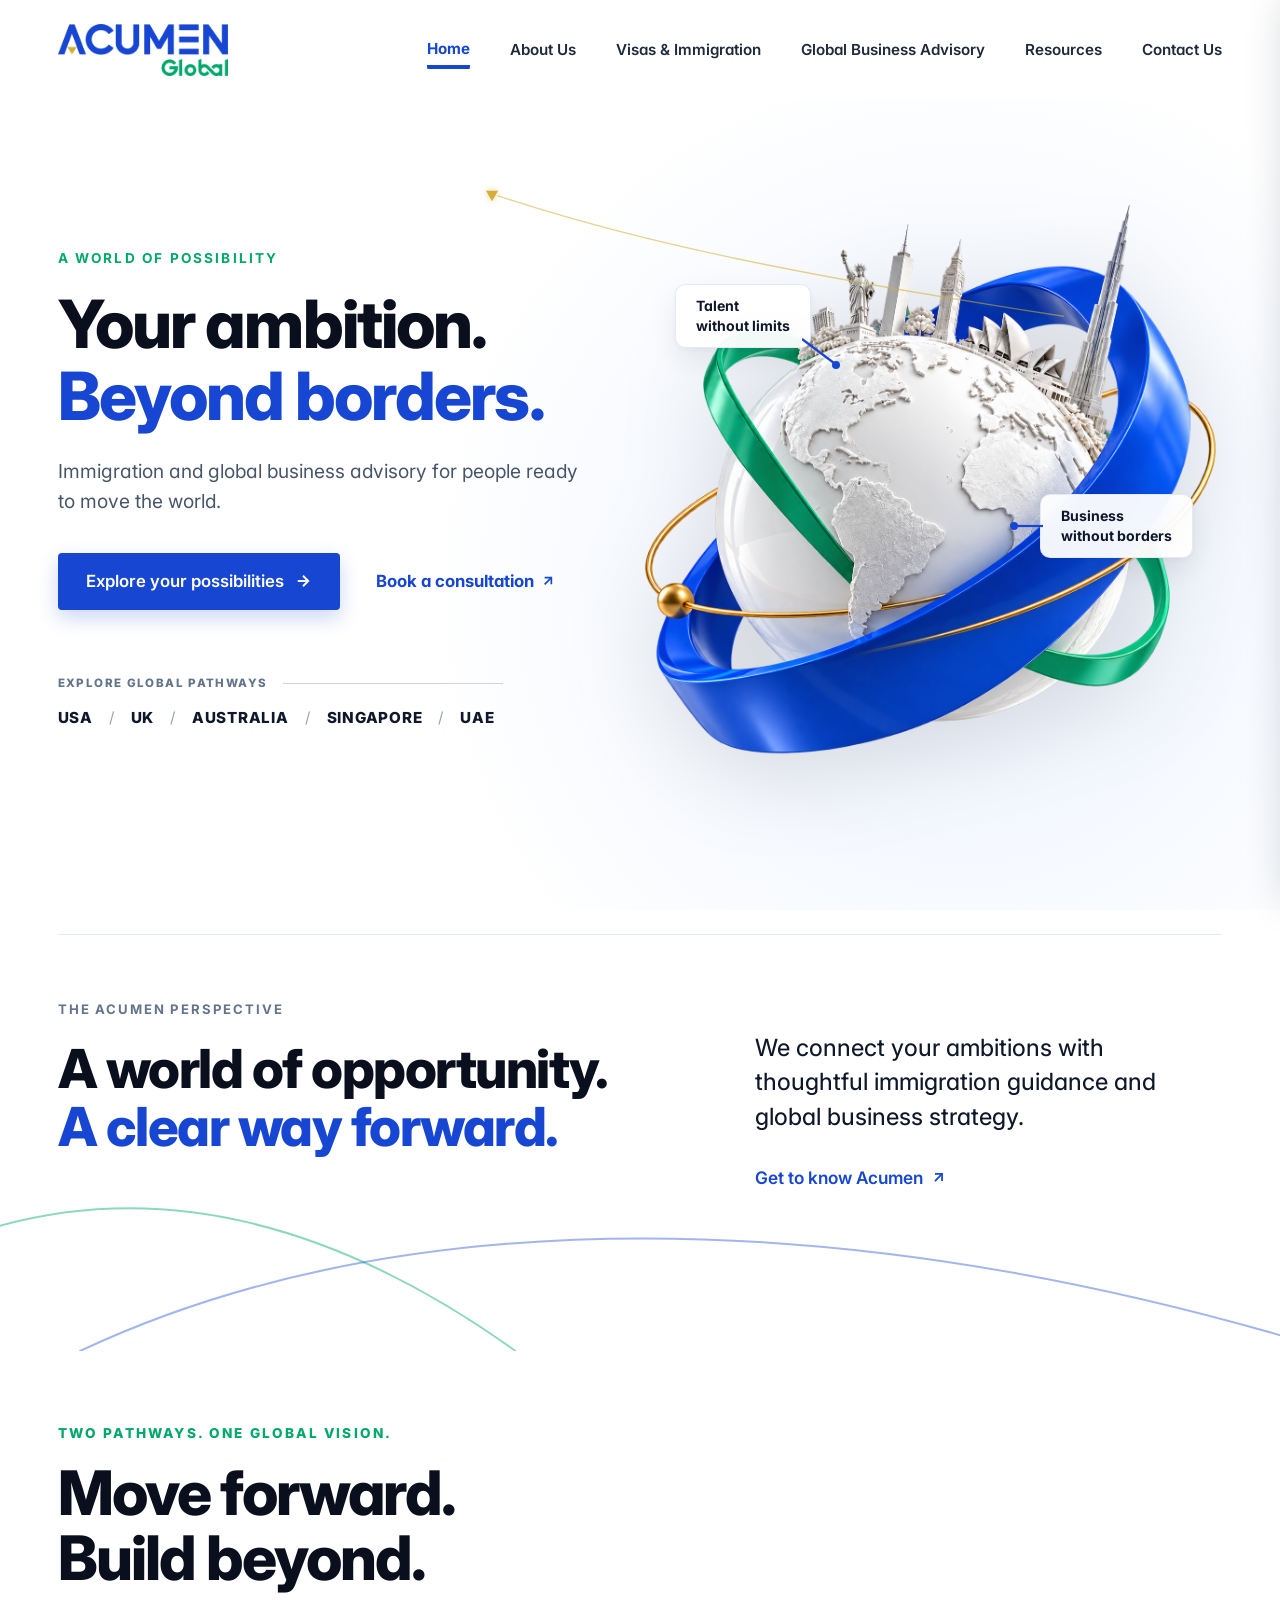
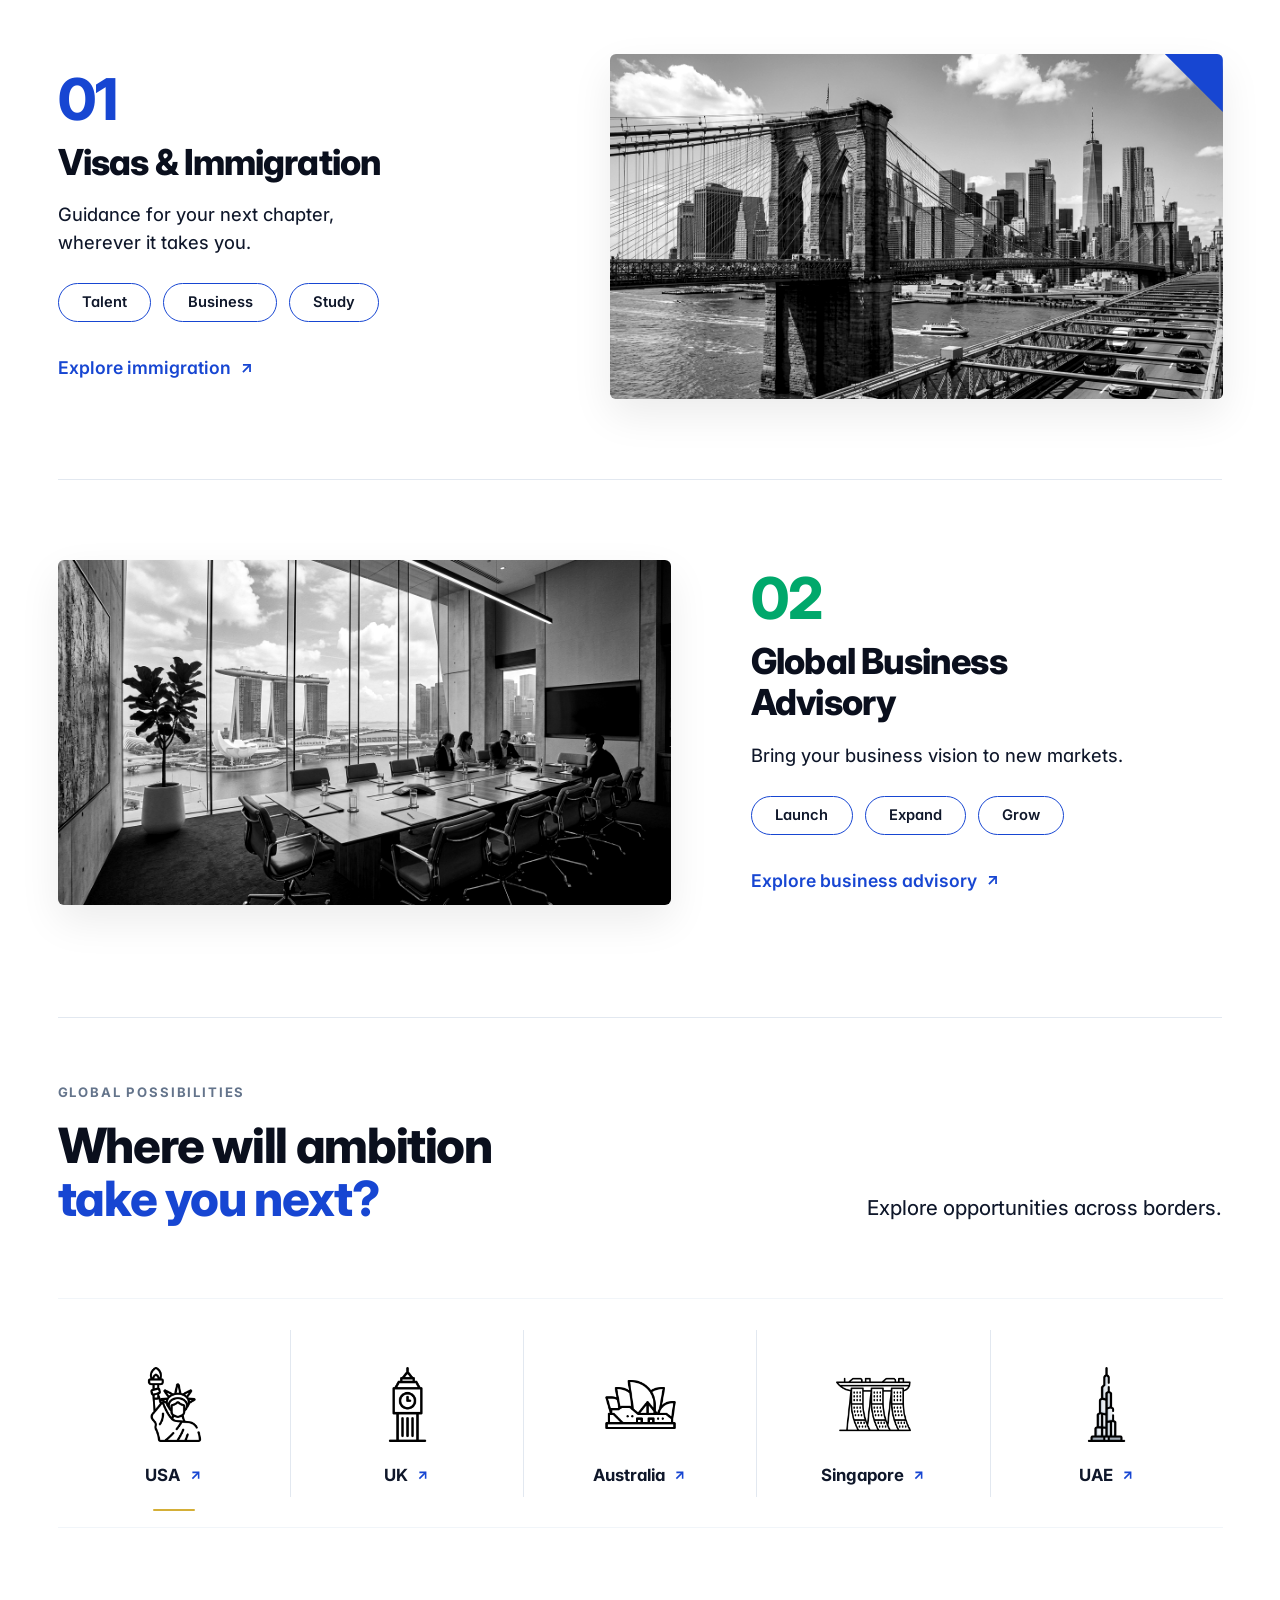
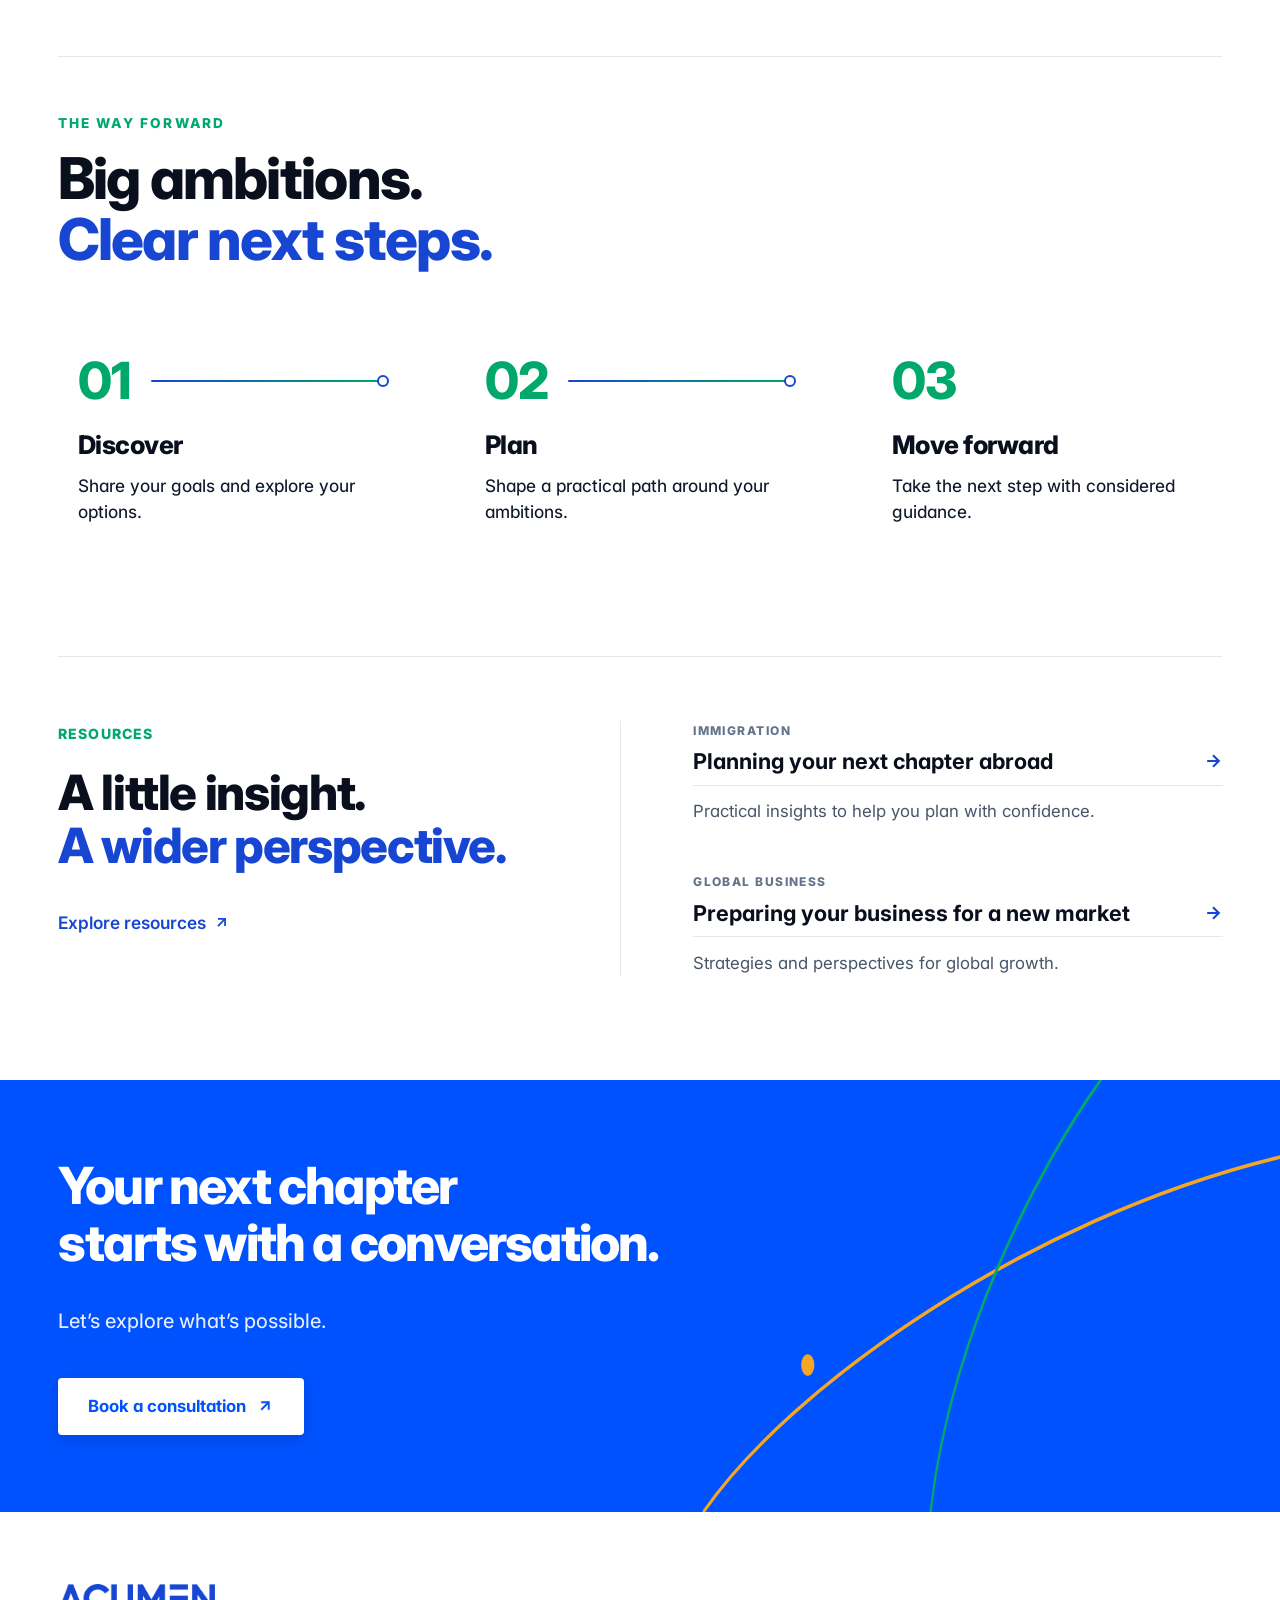
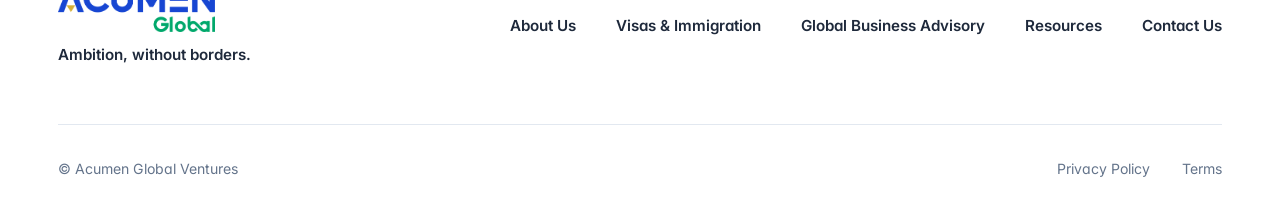
<file: index.html>
<!DOCTYPE html>
<html lang="en">
<head>
  <meta charset="UTF-8">
  <meta name="viewport" content="width=device-width, initial-scale=1.0">
  <title>ACUMEN Global | Premium Visa, Immigration & Global Business Advisory</title>
  <meta name="description" content="Acumen Global provides elite immigration law counsel, residency by investment, corporate mobility, and international business expansion advisory across 45+ countries.">
  <meta name="keywords" content="Acumen Global, global immigration, golden visa, investor visa, corporate relocation, international business advisory, company incorporation">
  
  <!-- Favicon -->
  <link rel="icon" type="image/svg+xml" href="logo-primary-2026-09-17.png">
  
  <!-- Stylesheets -->
  <link rel="stylesheet" href="css/style.css?v=18">
  <link rel="stylesheet" href="css/components.css?v=18">
  <link rel="stylesheet" href="css/responsive.css?v=18">
</head>
<body>

  <!-- Main Navigation Header -->
  <header class="navbar">
    <div class="container nav-container">
      <a href="index.html" class="brand-logo" aria-label="Acumen Global Home">
        <img src="logo-primary-2026-09-17.png" alt="ACUMEN Global Logo" width="180" height="52">
      </a>

      <nav class="nav-menu" aria-label="Primary Navigation">
        <a href="index.html" class="nav-link active">Home</a>
        <a href="about.html" class="nav-link">About Us</a>
        <a href="visas.html" class="nav-link">Visas & Immigration</a>
        <a href="business.html" class="nav-link">Global Business Advisory</a>
        <a href="resources.html" class="nav-link">Resources</a>
        <a href="contact.html" class="nav-link">Contact Us</a>
      </nav>

      <button class="mobile-toggle" aria-label="Open Mobile Menu">
        <svg viewBox="0 0 24 24" fill="none" stroke="currentColor" stroke-width="2"><line x1="3" y1="12" x2="21" y2="12"/><line x1="3" y1="6" x2="21" y2="6"/><line x1="3" y1="18" x2="21" y2="18"/></svg>
      </button>
    </div>
  </header>

  <!-- Mobile Navigation Drawer -->
  <div class="mobile-drawer-overlay"></div>
  <aside class="mobile-drawer" aria-label="Mobile Navigation Drawer">
    <div class="mobile-drawer-top">
      <div class="mobile-drawer-header">
        <img src="logo-primary-2026-09-17.png" alt="Acumen Global">
        <button class="mobile-drawer-close" aria-label="Close Menu">✕</button>
      </div>
      <nav class="mobile-nav-links">
        <a href="index.html" class="mobile-nav-link active">
          <span>Home</span>
          <svg viewBox="0 0 24 24" fill="none" stroke="currentColor" stroke-width="2.5"><polyline points="9 18 15 12 9 6"/></svg>
        </a>
        <a href="about.html" class="mobile-nav-link">
          <span>About Us</span>
          <svg viewBox="0 0 24 24" fill="none" stroke="currentColor" stroke-width="2.5"><polyline points="9 18 15 12 9 6"/></svg>
        </a>
        <a href="visas.html" class="mobile-nav-link">
          <span>Visas &amp; Immigration</span>
          <svg viewBox="0 0 24 24" fill="none" stroke="currentColor" stroke-width="2.5"><polyline points="9 18 15 12 9 6"/></svg>
        </a>
        <a href="business.html" class="mobile-nav-link">
          <span>Global Business Advisory</span>
          <svg viewBox="0 0 24 24" fill="none" stroke="currentColor" stroke-width="2.5"><polyline points="9 18 15 12 9 6"/></svg>
        </a>
        <a href="resources.html" class="mobile-nav-link">
          <span>Resources</span>
          <svg viewBox="0 0 24 24" fill="none" stroke="currentColor" stroke-width="2.5"><polyline points="9 18 15 12 9 6"/></svg>
        </a>
        <a href="contact.html" class="mobile-nav-link">
          <span>Contact Us</span>
          <svg viewBox="0 0 24 24" fill="none" stroke="currentColor" stroke-width="2.5"><polyline points="9 18 15 12 9 6"/></svg>
        </a>
      </nav>
    </div>
    <div class="mobile-drawer-bottom">
      <a href="visas.html#assessment" class="btn btn-outline btn-block">Check Eligibility</a>
      <button class="btn btn-primary btn-block" data-modal-target="modal-consultation">Book Consultation</button>
    </div>
  </aside>

  <!-- HERO SECTION (EXACT REFERENCE REPLICA) -->
  <section class="hero-exact">
    <div class="container">
      <div class="hero-exact-grid">
        
        <!-- Left Content -->
        <div class="hero-left-content">
          <span class="hero-tagline-kicker">A WORLD OF POSSIBILITY</span>
          
          <h1 class="hero-main-heading">
            Your ambition.<br>
            <span class="text-blue">Beyond borders.</span>
          </h1>
          
          <p class="hero-subtext">
            Immigration and global business advisory for people ready to move the world.
          </p>

          <div class="hero-buttons-row">
            <a href="visas.html" class="btn-hero-solid">
              Explore your possibilities
              <svg viewBox="0 0 24 24" fill="none" stroke="currentColor" stroke-width="2.5"><path d="M5 12h14"/><path d="m12 5 7 7-7 7"/></svg>
            </a>
            <a href="#" data-modal-target="modal-consultation" class="btn-hero-text-link">
              Book a consultation
              <svg viewBox="0 0 24 24" fill="none" stroke="currentColor" stroke-width="2.5"><line x1="7" y1="17" x2="17" y2="7"/><polyline points="7 7 17 7 17 17"/></svg>
            </a>
          </div>

          <div class="hero-pathways-bar">
            <div class="pathways-title-line">
              <span>EXPLORE GLOBAL PATHWAYS</span>
              <div class="line"></div>
            </div>
            <div class="pathways-country-list">
              <span>USA</span>
              <span class="slash">/</span>
              <span>UK</span>
              <span class="slash">/</span>
              <span>AUSTRALIA</span>
              <span class="slash">/</span>
              <span>SINGAPORE</span>
              <span class="slash">/</span>
              <span>UAE</span>
            </div>
          </div>
        </div>

        <!-- Right 3D Visual with Connected Callout Badges & Golden Swoosh -->
        <div class="hero-visual-col">
          <div class="hero-globe-wrapper">

            <!-- Golden Orbit Swoosh Line -->
            <svg class="globe-golden-swoosh" viewBox="0 0 800 700" fill="none" xmlns="http://www.w3.org/2000/svg">
              <polygon points="12,18 28,18 20,32" fill="#D4AF37" class="swoosh-marker"/>
              <!-- Base Orbit Track -->
              <path d="M 28 25 C 180 75, 360 120, 780 185" stroke="rgba(212, 175, 55, 0.55)" stroke-width="1.8" stroke-linecap="round" fill="none"/>
            </svg>

            <!-- Top Badge: Talent without limits -->
            <div class="callout-badge top-talent">
              <div class="badge-text">
                <span>Talent</span>
                <span>without limits</span>
              </div>
              <!-- Blue Connector Line with Pointing Dot -->
              <svg class="badge-line-svg top-line" viewBox="0 0 44 36" fill="none">
                <path d="M0 2 L32 26" stroke="#1746D2" stroke-width="2.2"/>
                <circle cx="34" cy="28" r="4" fill="#1746D2"/>
              </svg>
            </div>

            <!-- Main 3D Globe Image -->
            <img src="hero section.png" alt="Acumen Global - 3D Landmarks & Mobility Globe" class="hero-visual-globe-img">

            <!-- Right Badge: Business without borders -->
            <div class="callout-badge right-business">
              <!-- Blue Connector Line with Pointing Dot -->
              <svg class="badge-line-svg right-line" viewBox="0 0 36 20" fill="none">
                <path d="M34 10 L8 10" stroke="#1746D2" stroke-width="2.2"/>
                <circle cx="5" cy="10" r="4" fill="#1746D2"/>
              </svg>
              <div class="badge-text">
                <span>Business</span>
                <span>without borders</span>
              </div>
            </div>

          </div>
        </div>

      </div>
    </div>
  </section>

  <!-- SECTION: THE ACUMEN PERSPECTIVE -->
  <section class="section-perspective">
    <div class="container">
      
      <!-- Top Subtle Divider Line -->
      <div class="perspective-divider"></div>

      <div class="perspective-grid">
        <!-- Left Content -->
        <div class="perspective-left">
          <span class="perspective-kicker">THE ACUMEN PERSPECTIVE</span>
          <h2 class="perspective-heading">
            A world of opportunity.<br>
            <span class="text-blue">A clear way forward.</span>
          </h2>
        </div>

        <!-- Right Content -->
        <div class="perspective-right">
          <p class="perspective-subtext">
            We connect your ambitions with thoughtful immigration guidance and global business strategy.
          </p>
          <a href="about.html" class="perspective-link">
            Get to know Acumen
            <svg viewBox="0 0 24 24" fill="none" stroke="currentColor" stroke-width="2.5"><line x1="7" y1="17" x2="17" y2="7"/><polyline points="7 7 17 7 17 17"/></svg>
          </a>
        </div>
      </div>

    </div>

    <!-- Bottom Sweeping Orbit Rings SVG Across Full Section -->
    <div class="perspective-orbit-arcs">
      <svg viewBox="0 0 1440 180" fill="none" xmlns="http://www.w3.org/2000/svg" preserveAspectRatio="none">
        <!-- Green Arc Track -->
        <path d="M -20 60 C 160 10, 360 40, 580 180" stroke="rgba(0, 168, 107, 0.45)" stroke-width="2" stroke-linecap="round" fill="none"/>
        <!-- Blue Arc Track -->
        <path d="M 90 180 C 450 30, 950 30, 1500 180" stroke="rgba(23, 70, 210, 0.4)" stroke-width="2" stroke-linecap="round" fill="none"/>
      </svg>
    </div>
  </section>

  <!-- SECTION: TWO PATHWAYS. ONE GLOBAL VISION. -->
  <section class="section-pathways">
    <div class="container">
      
      <div class="pathways-header">
        <span class="pathways-kicker">TWO PATHWAYS. ONE GLOBAL VISION.</span>
        <h2 class="pathways-main-title">
          Move forward.<br>
          Build beyond.
        </h2>
      </div>

      <!-- Pathway 01: Visas & Immigration -->
      <div class="pathway-row">
        <!-- Left Content -->
        <div class="pathway-content">
          <div class="pathway-num text-blue">01</div>
          <h3 class="pathway-title">Visas & Immigration</h3>
          <p class="pathway-desc">
            Guidance for your next chapter,<br>
            wherever it takes you.
          </p>
          
          <div class="pathway-pills">
            <span class="pathway-pill">Talent</span>
            <span class="pathway-pill">Business</span>
            <span class="pathway-pill">Study</span>
          </div>

          <a href="visas.html" class="pathway-link">
            Explore immigration
            <svg viewBox="0 0 24 24" fill="none" stroke="currentColor" stroke-width="2.5"><line x1="7" y1="17" x2="17" y2="7"/><polyline points="7 7 17 7 17 17"/></svg>
          </a>
        </div>

        <!-- Right Image with Blue Corner Triangle -->
        <div class="pathway-visual">
          <div class="pathway-image-box">
            <img src="pathway-visas.jpg" alt="Visas & Immigration - Brooklyn Bridge New York City" class="pathway-img">
            <div class="corner-triangle-blue"></div>
          </div>
        </div>
      </div>

      <!-- Subtle Middle Divider Line -->
      <div class="pathway-divider-line"></div>

      <!-- Pathway 02: Global Business Advisory -->
      <div class="pathway-row pathway-row-reverse">
        <!-- Left Image -->
        <div class="pathway-visual">
          <div class="pathway-image-box">
            <img src="pathway-business.jpg" alt="Global Business Advisory - Modern Corporate Boardroom Overlooking Singapore" class="pathway-img">
          </div>
        </div>

        <!-- Right Content -->
        <div class="pathway-content">
          <div class="pathway-num text-green">02</div>
          <h3 class="pathway-title">Global Business<br>Advisory</h3>
          <p class="pathway-desc">
            Bring your business vision to new markets.
          </p>
          
          <div class="pathway-pills">
            <span class="pathway-pill">Launch</span>
            <span class="pathway-pill">Expand</span>
            <span class="pathway-pill">Grow</span>
          </div>

          <a href="business.html" class="pathway-link">
            Explore business advisory
            <svg viewBox="0 0 24 24" fill="none" stroke="currentColor" stroke-width="2.5"><line x1="7" y1="17" x2="17" y2="7"/><polyline points="7 7 17 7 17 17"/></svg>
          </a>
        </div>
      </div>

    </div>
  </section>

  <!-- SECTION: GLOBAL POSSIBILITIES -->
  <section class="section-possibilities">
    <div class="container">
      
      <!-- Top Subtle Divider Line -->
      <div class="possibilities-top-divider"></div>

      <!-- Header Row -->
      <div class="possibilities-header-grid">
        <div class="possibilities-header-left">
          <span class="possibilities-kicker">GLOBAL POSSIBILITIES</span>
          <h2 class="possibilities-title">
            Where will ambition<br>
            <span class="text-blue">take you next?</span>
          </h2>
        </div>
        <div class="possibilities-header-right">
          <p class="possibilities-subtext">
            Explore opportunities across borders.
          </p>
        </div>
      </div>      <!-- Landmarks 5-Column Grid with Vertical Dividers -->
      <div class="landmarks-grid">
        
        <!-- Landmark 1: USA -->
        <a href="visas.html" class="landmark-card active">
          <div class="landmark-icon-wrap">
            <img src="statue-of-liberty.png" alt="USA Landmark - Statue of Liberty" class="landmark-img">
          </div>
          <div class="landmark-name-row">
            <span class="landmark-name">USA</span>
            <svg class="landmark-arrow" viewBox="0 0 24 24" fill="none" stroke="currentColor" stroke-width="2.5"><line x1="7" y1="17" x2="17" y2="7"/><polyline points="7 7 17 7 17 17"/></svg>
          </div>
          <div class="landmark-active-bar"></div>
        </a>

        <div class="landmark-divider"></div>

        <!-- Landmark 2: UK -->
        <a href="visas.html" class="landmark-card">
          <div class="landmark-icon-wrap">
            <img src="big-ben (1).png" alt="UK Landmark - Big Ben" class="landmark-img">
          </div>
          <div class="landmark-name-row">
            <span class="landmark-name">UK</span>
            <svg class="landmark-arrow" viewBox="0 0 24 24" fill="none" stroke="currentColor" stroke-width="2.5"><line x1="7" y1="17" x2="17" y2="7"/><polyline points="7 7 17 7 17 17"/></svg>
          </div>
        </a>

        <div class="landmark-divider"></div>

        <!-- Landmark 3: Australia -->
        <a href="visas.html" class="landmark-card">
          <div class="landmark-icon-wrap">
            <img src="building.png" alt="Australia Landmark - Sydney Opera House" class="landmark-img">
          </div>
          <div class="landmark-name-row">
            <span class="landmark-name">Australia</span>
            <svg class="landmark-arrow" viewBox="0 0 24 24" fill="none" stroke="currentColor" stroke-width="2.5"><line x1="7" y1="17" x2="17" y2="7"/><polyline points="7 7 17 7 17 17"/></svg>
          </div>
        </a>

        <div class="landmark-divider"></div>

        <!-- Landmark 4: Singapore -->
        <a href="visas.html" class="landmark-card">
          <div class="landmark-icon-wrap">
            <img src="marina-bay-sands.png" alt="Singapore Landmark - Marina Bay Sands" class="landmark-img">
          </div>
          <div class="landmark-name-row">
            <span class="landmark-name">Singapore</span>
            <svg class="landmark-arrow" viewBox="0 0 24 24" fill="none" stroke="currentColor" stroke-width="2.5"><line x1="7" y1="17" x2="17" y2="7"/><polyline points="7 7 17 7 17 17"/></svg>
          </div>
        </a>

        <div class="landmark-divider"></div>

        <!-- Landmark 5: UAE -->
        <a href="visas.html" class="landmark-card">
          <div class="landmark-icon-wrap">
            <img src="burj-khalifa.png" alt="UAE Landmark - Burj Khalifa" class="landmark-img">
          </div>
          <div class="landmark-name-row">
            <span class="landmark-name">UAE</span>
            <svg class="landmark-arrow" viewBox="0 0 24 24" fill="none" stroke="currentColor" stroke-width="2.5"><line x1="7" y1="17" x2="17" y2="7"/><polyline points="7 7 17 7 17 17"/></svg>
          </div>
        </a>

      </div>

    </div>
  </section>

  <!-- SECTION: THE WAY FORWARD -->
  <section class="section-wayforward">
    <div class="container">
      
      <!-- Top Subtle Divider Line -->
      <div class="wayforward-top-divider"></div>

      <div class="wayforward-header">
        <span class="wayforward-kicker">THE WAY FORWARD</span>
        <h2 class="wayforward-title">
          Big ambitions.<br>
          <span class="text-blue">Clear next steps.</span>
        </h2>
      </div>

      <!-- 3-Step Process Timeline Grid -->
      <div class="steps-grid">
        
        <!-- Step 01: Discover -->
        <div class="step-card">
          <div class="step-top-row">
            <div class="step-num">01</div>
            <div class="step-connector">
              <div class="connector-line"></div>
              <div class="connector-dot"></div>
            </div>
          </div>
          <h3 class="step-title">Discover</h3>
          <p class="step-desc">Share your goals and explore your options.</p>
        </div>

        <!-- Step 02: Plan -->
        <div class="step-card">
          <div class="step-top-row">
            <div class="step-num">02</div>
            <div class="step-connector">
              <div class="connector-line"></div>
              <div class="connector-dot"></div>
            </div>
          </div>
          <h3 class="step-title">Plan</h3>
          <p class="step-desc">Shape a practical path around your ambitions.</p>
        </div>

        <!-- Step 03: Move forward -->
        <div class="step-card">
          <div class="step-top-row">
            <div class="step-num">03</div>
          </div>
          <h3 class="step-title">Move forward</h3>
          <p class="step-desc">Take the next step with considered guidance.</p>
        </div>

      </div>

    </div>
  </section>

  <!-- SECTION: RESOURCES -->
  <section class="section-resources">
    <div class="container">
      
      <!-- Top Subtle Divider Line -->
      <div class="resources-top-divider"></div>

      <div class="resources-grid">
        
        <!-- Left Content -->
        <div class="resources-left">
          <span class="resources-kicker">RESOURCES</span>
          <h2 class="resources-title">
            A little insight.<br>
            <span class="text-blue">A wider perspective.</span>
          </h2>
          <a href="resources.html" class="resources-link">
            Explore resources
            <svg viewBox="0 0 24 24" fill="none" stroke="currentColor" stroke-width="2.5"><line x1="7" y1="17" x2="17" y2="7"/><polyline points="7 7 17 7 17 17"/></svg>
          </a>
        </div>

        <!-- Right Content: 2 Featured Resources with Dividers -->
        <div class="resources-right">
          
          <!-- Resource 1 -->
          <a href="resources.html" class="resource-article-card">
            <span class="resource-item-tag">IMMIGRATION</span>
            <div class="resource-item-head">
              <h3 class="resource-item-title">Planning your next chapter abroad</h3>
              <svg class="resource-arrow-icon" viewBox="0 0 24 24" fill="none" stroke="currentColor" stroke-width="2.5"><line x1="5" y1="12" x2="19" y2="12"/><polyline points="12 5 19 12 12 19"/></svg>
            </div>
            <div class="resource-item-divider"></div>
            <p class="resource-item-desc">Practical insights to help you plan with confidence.</p>
          </a>

          <!-- Resource 2 -->
          <a href="resources.html" class="resource-article-card">
            <span class="resource-item-tag">GLOBAL BUSINESS</span>
            <div class="resource-item-head">
              <h3 class="resource-item-title">Preparing your business for a new market</h3>
              <svg class="resource-arrow-icon" viewBox="0 0 24 24" fill="none" stroke="currentColor" stroke-width="2.5"><line x1="5" y1="12" x2="19" y2="12"/><polyline points="12 5 19 12 12 19"/></svg>
            </div>
            <div class="resource-item-divider"></div>
            <p class="resource-item-desc">Strategies and perspectives for global growth.</p>
          </a>

        </div>

      </div>

    </div>
  </section>

  <!-- SECTION: CTA BANNER (YOUR NEXT CHAPTER) -->
  <section class="section-cta-banner">
    <!-- Sweeping Orbit Graphic Across Full Banner -->
    <div class="cta-banner-arcs">
      <svg viewBox="0 0 650 280" fill="none" xmlns="http://www.w3.org/2000/svg" preserveAspectRatio="none">
        <!-- Golden Orbit Arc Track -->
        <path d="M 40 280 C 130 200, 380 90, 650 50" stroke="#F5A623" stroke-width="2.5" stroke-linecap="round" fill="none"/>
        <!-- Golden Node -->
        <circle cx="150" cy="185" r="7" fill="#F5A623"/>

        <!-- Emerald Green Orbit Arc Track -->
        <path d="M 280 280 C 300 170, 390 60, 460 0" stroke="#00A86B" stroke-width="2.5" stroke-linecap="round" fill="none"/>
      </svg>
    </div>

    <div class="container">
      <div class="cta-banner-content">
        <h2 class="cta-banner-heading">
          Your next chapter<br>
          starts with a conversation.
        </h2>
        <p class="cta-banner-subtext">
          Let’s explore what’s possible.
        </p>
        <a href="#" data-modal-target="modal-consultation" class="btn-cta-white">
          Book a consultation
          <svg viewBox="0 0 24 24" fill="none" stroke="currentColor" stroke-width="2.5"><line x1="7" y1="17" x2="17" y2="7"/><polyline points="7 7 17 7 17 17"/></svg>
        </a>
      </div>
    </div>
  </section>

  <!-- SITE FOOTER (EXACT MATCHING DESIGN) -->
  <footer class="site-footer-exact">
    <div class="container">
      
      <!-- Top Row: Logo & Navigation Links -->
      <div class="footer-exact-top">
        <div class="footer-exact-brand">
          <a href="index.html" class="footer-exact-logo" aria-label="Acumen Global Home">
            <img src="logo-primary-2026-09-17.png" alt="ACUMEN Global Logo" width="165" height="48">
          </a>
          <p class="footer-exact-tagline">Ambition, without borders.</p>
        </div>

        <nav class="footer-exact-nav" aria-label="Footer Navigation">
          <a href="about.html">About Us</a>
          <a href="visas.html">Visas & Immigration</a>
          <a href="business.html">Global Business Advisory</a>
          <a href="resources.html">Resources</a>
          <a href="contact.html">Contact Us</a>
        </nav>
      </div>

      <!-- Divider Line -->
      <div class="footer-exact-divider"></div>

      <!-- Bottom Row: Copyright & Legal -->
      <div class="footer-exact-bottom">
        <p class="footer-exact-copy">&copy; Acumen Global Ventures</p>
        <div class="footer-exact-links">
          <a href="#">Privacy Policy</a>
          <a href="#">Terms</a>
        </div>
      </div>

    </div>
  </footer>

  <!-- CONSULTATION MODAL -->
  <div class="modal-overlay" id="modal-consultation" aria-hidden="true">
    <div class="modal-container">
      <button class="modal-close-btn" aria-label="Close modal">
        <svg viewBox="0 0 24 24" fill="none" stroke="currentColor" stroke-width="2.5"><line x1="18" y1="6" x2="6" y2="18"/><line x1="6" y1="6" x2="18" y2="18"/></svg>
      </button>

      <span class="section-subtitle">CONFIDENTIAL SESSION</span>
      <h3 style="margin-bottom: 0.5rem;">Book a Strategy Consultation</h3>
      <p style="margin-bottom: 1.5rem; font-size: 0.95rem;">Connect with our senior partners in London, New York, Dubai, or Singapore.</p>

      <form class="inquiry-form">
        <div class="form-row">
          <div class="form-group">
            <label>Full Name <span class="required">*</span></label>
            <input type="text" class="form-control" placeholder="Johnathan Doe" required>
          </div>
          <div class="form-group">
            <label>Email Address <span class="required">*</span></label>
            <input type="email" class="form-control" placeholder="john@example.com" required>
          </div>
        </div>

        <div class="form-row">
          <div class="form-group">
            <label>Phone / WhatsApp <span class="required">*</span></label>
            <input type="tel" class="form-control" placeholder="+1 (555) 000-0000" required>
          </div>
          <div class="form-group">
            <label>Primary Advisory Area <span class="required">*</span></label>
            <select class="form-select" required>
              <option value="">Choose Area</option>
              <option value="visas">Golden Visa / Residency by Investment</option>
              <option value="skilled">Skilled Migration & Permanent Residency</option>
              <option value="corporate">Corporate Intra-Company Transfer</option>
              <option value="incorporation">Global Company Formation</option>
              <option value="tax">Cross-Border Tax & Legal Advisory</option>
            </select>
          </div>
        </div>

        <div class="form-group">
          <label>Target Destination / Jurisdiction</label>
          <input type="text" class="form-control" placeholder="e.g. USA, Canada, UK, UAE, EU, Singapore">
        </div>

        <div class="form-group">
          <label>Summary of Your Objectives</label>
          <textarea class="form-control" rows="3" placeholder="Briefly describe your timeline, profile, or corporate expansion requirements..."></textarea>
        </div>

        <button type="submit" class="btn btn-primary btn-block btn-lg">Confirm & Request Appointment</button>
      </form>
    </div>
  </div>

  <!-- CONFIRMATION MODAL -->
  <div class="modal-overlay" id="modal-confirmation" aria-hidden="true">
    <div class="modal-container text-center" style="max-width: 480px; text-align: center;">
      <button class="modal-close-btn" aria-label="Close modal">
        <svg viewBox="0 0 24 24" fill="none" stroke="currentColor" stroke-width="2.5"><line x1="18" y1="6" x2="6" y2="18"/><line x1="6" y1="6" x2="18" y2="18"/></svg>
      </button>
      <div class="score-circle" style="margin-top: 1rem;">
        <svg viewBox="0 0 24 24" fill="none" stroke="currentColor" stroke-width="3" width="48" height="48"><polyline points="20 6 9 17 4 12"/></svg>
      </div>
      <h3>Request Received</h3>
      <p style="margin: 1rem 0 1.5rem 0;">Thank you! Your confidential advisory request has been dispatched to our legal intake team. A designated partner will reach out within 24 hours.</p>
      <button class="btn btn-primary" data-modal-close>Back to Website</button>
    </div>
  </div>

  <!-- Scripts -->
  <script src="js/main.js?v=18"></script>
  <script src="js/eligibility.js?v=18"></script>
</body>
</html>
</file>
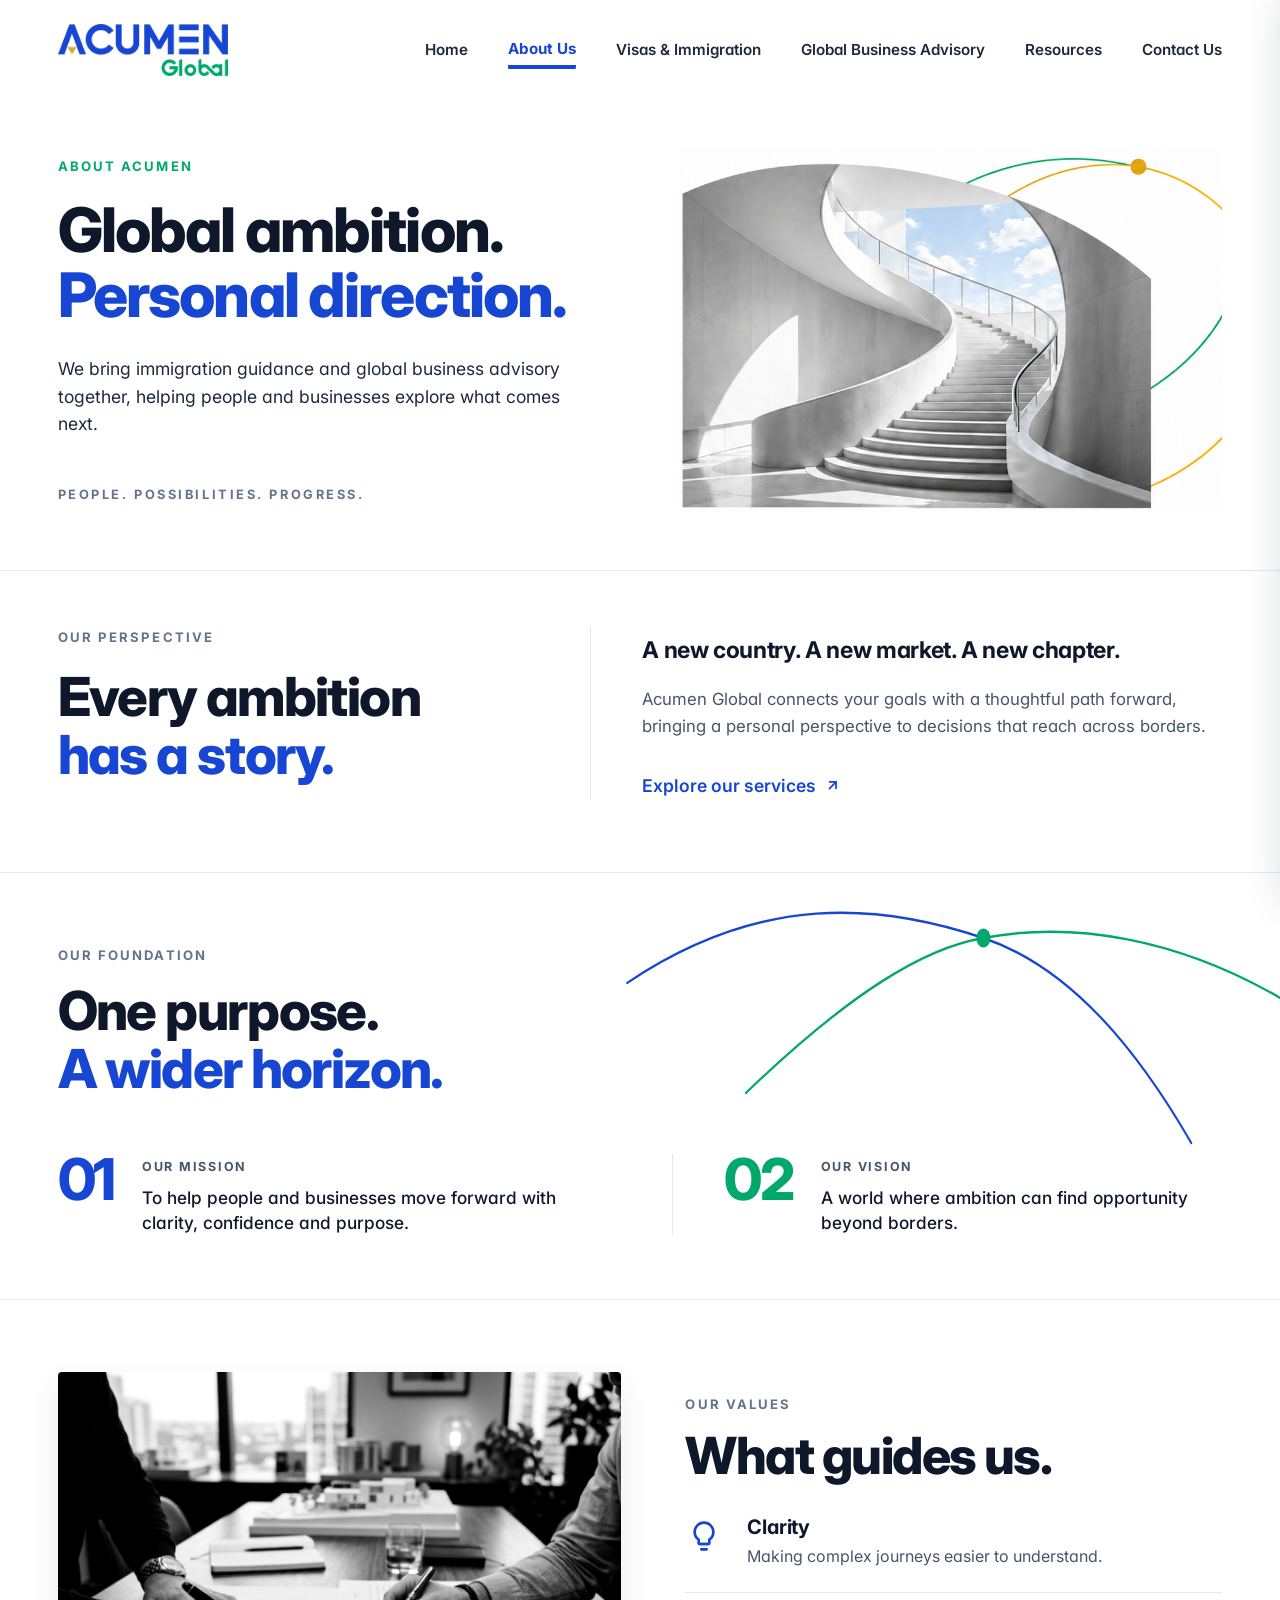
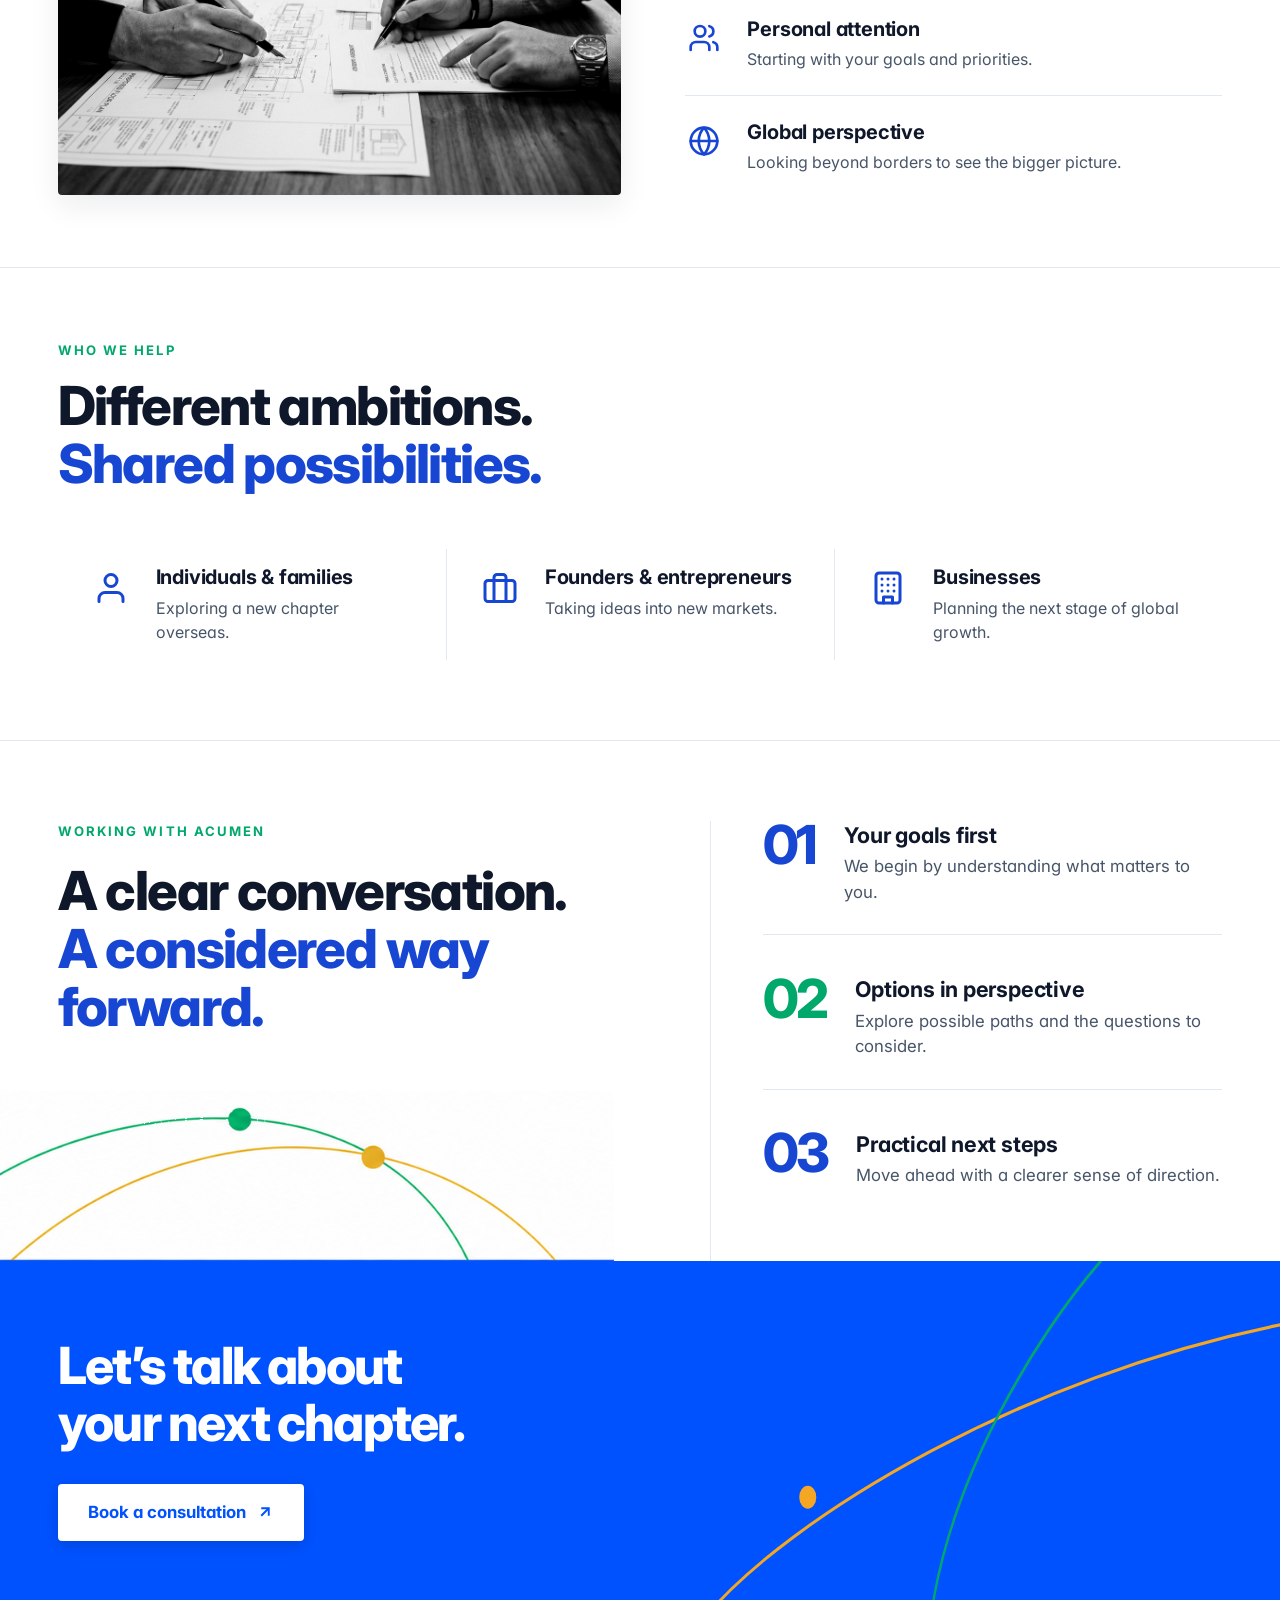
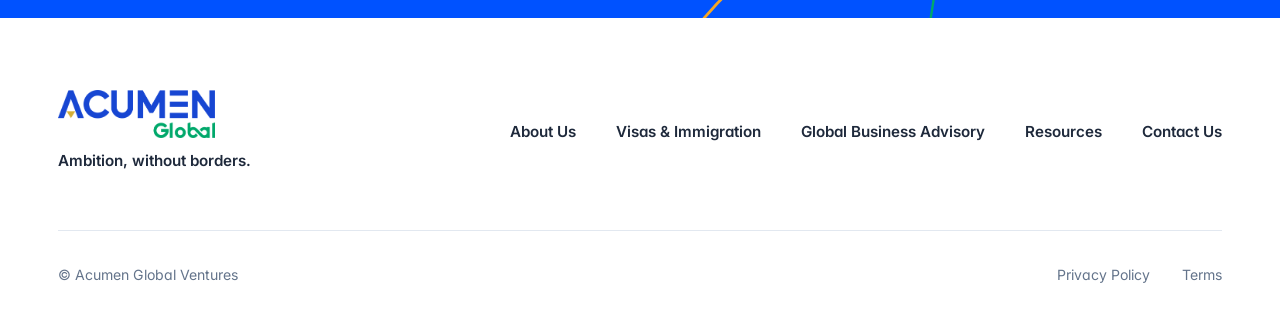
<file: about.html>
<!DOCTYPE html>
<html lang="en">
<head>
  <meta charset="UTF-8">
  <meta name="viewport" content="width=device-width, initial-scale=1.0">
  <title>About Us | ACUMEN Global - Immigration & Global Business Advisory</title>
  <meta name="description" content="Acumen Global unifies elite immigration guidance and international business advisory, empowering individuals and enterprises to navigate borders with absolute confidence.">
  <meta name="keywords" content="About Acumen Global, immigration advisory, global mobility, residency by investment, cross-border corporate law">
  
  <!-- Favicon -->
  <link rel="icon" type="image/svg+xml" href="logo-primary-2026-09-17.png">
  
  <!-- Stylesheets -->
  <link rel="stylesheet" href="css/style.css">
  <link rel="stylesheet" href="css/components.css">
  <link rel="stylesheet" href="css/responsive.css">
</head>
<body>

  <!-- Main Navigation Header -->
  <header class="navbar">
    <div class="container nav-container">
      <a href="index.html" class="brand-logo" aria-label="Acumen Global Home">
        <img src="logo-primary-2026-09-17.png" alt="ACUMEN Global Logo" width="180" height="52">
      </a>

      <nav class="nav-menu" aria-label="Primary Navigation">
        <a href="index.html" class="nav-link">Home</a>
        <a href="about.html" class="nav-link active">About Us</a>
        <a href="visas.html" class="nav-link">Visas & Immigration</a>
        <a href="business.html" class="nav-link">Global Business Advisory</a>
        <a href="resources.html" class="nav-link">Resources</a>
        <a href="contact.html" class="nav-link">Contact Us</a>
      </nav>

      <button class="mobile-toggle" aria-label="Open Mobile Menu">
        <svg viewBox="0 0 24 24" fill="none" stroke="currentColor" stroke-width="2"><line x1="3" y1="12" x2="21" y2="12"/><line x1="3" y1="6" x2="21" y2="6"/><line x1="3" y1="18" x2="21" y2="18"/></svg>
      </button>
    </div>
  </header>

  <!-- Mobile Navigation Drawer -->
  <div class="mobile-drawer-overlay"></div>
  <aside class="mobile-drawer" aria-label="Mobile Navigation Drawer">
    <div class="mobile-drawer-top">
      <div class="mobile-drawer-header">
        <img src="logo-primary-2026-09-17.png" alt="Acumen Global">
        <button class="mobile-drawer-close" aria-label="Close Menu">✕</button>
      </div>
      <nav class="mobile-nav-links">
        <a href="index.html" class="mobile-nav-link">
          <span>Home</span>
          <svg viewBox="0 0 24 24" fill="none" stroke="currentColor" stroke-width="2.5"><polyline points="9 18 15 12 9 6"/></svg>
        </a>
        <a href="about.html" class="mobile-nav-link active">
          <span>About Us</span>
          <svg viewBox="0 0 24 24" fill="none" stroke="currentColor" stroke-width="2.5"><polyline points="9 18 15 12 9 6"/></svg>
        </a>
        <a href="visas.html" class="mobile-nav-link">
          <span>Visas &amp; Immigration</span>
          <svg viewBox="0 0 24 24" fill="none" stroke="currentColor" stroke-width="2.5"><polyline points="9 18 15 12 9 6"/></svg>
        </a>
        <a href="business.html" class="mobile-nav-link">
          <span>Global Business Advisory</span>
          <svg viewBox="0 0 24 24" fill="none" stroke="currentColor" stroke-width="2.5"><polyline points="9 18 15 12 9 6"/></svg>
        </a>
        <a href="resources.html" class="mobile-nav-link">
          <span>Resources</span>
          <svg viewBox="0 0 24 24" fill="none" stroke="currentColor" stroke-width="2.5"><polyline points="9 18 15 12 9 6"/></svg>
        </a>
        <a href="contact.html" class="mobile-nav-link">
          <span>Contact Us</span>
          <svg viewBox="0 0 24 24" fill="none" stroke="currentColor" stroke-width="2.5"><polyline points="9 18 15 12 9 6"/></svg>
        </a>
      </nav>
    </div>
    <div class="mobile-drawer-bottom">
      <a href="visas.html#assessment" class="btn btn-outline btn-block">Check Eligibility</a>
      <button class="btn btn-primary btn-block" data-modal-target="modal-consultation">Book Consultation</button>
    </div>
  </aside>

  <!-- ABOUT HERO SECTION (EXACT REFERENCE REPLICA) -->
  <section class="about-hero">
    <div class="container">
      <div class="about-hero-grid">
        
        <!-- Left Content Column -->
        <div class="about-hero-left">
          <span class="about-hero-kicker">ABOUT ACUMEN</span>
          
          <h1 class="about-hero-title">
            Global ambition.<br>
            <span class="text-blue">Personal direction.</span>
          </h1>
          
          <p class="about-hero-desc">
            We bring immigration guidance and global business advisory together, helping people and businesses explore what comes next.
          </p>

          <div class="about-hero-tagline">
            PEOPLE. POSSIBILITIES. PROGRESS.
          </div>
        </div>

        <!-- Right Architectural Visual Column (Exact 1:1 Reference Asset) -->
        <div class="about-hero-right">
          <img src="about-hero-visual.png" alt="Acumen Global - Global ambition, personal direction" class="about-hero-visual-img" width="750" height="500">
        </div>




      </div>
    </div>
  </section>

  <!-- OUR PERSPECTIVE SECTION (EXACT REFERENCE REPLICA) -->
  <section class="about-perspective">
    <div class="container">
      <div class="about-perspective-grid">
        
        <!-- Left Column -->
        <div class="about-perspective-left">
          <span class="about-perspective-kicker">OUR PERSPECTIVE</span>
          <h2 class="about-perspective-title">
            Every ambition<br>
            <span class="text-blue">has a story.</span>
          </h2>
        </div>

        <!-- Right Column with Vertical Divider -->
        <div class="about-perspective-right">
          <h3 class="about-perspective-headline">
            A new country. A new market. A new chapter.
          </h3>
          <p class="about-perspective-text">
            Acumen Global connects your goals with a thoughtful path forward, bringing a personal perspective to decisions that reach across borders.
          </p>
          <a href="visas.html" class="about-perspective-cta">
            <span>Explore our services</span>
            <svg viewBox="0 0 24 24" fill="none" stroke="currentColor" stroke-width="2.5"><line x1="7" y1="17" x2="17" y2="7"/><polyline points="7 7 17 7 17 17"/></svg>
          </a>
        </div>

      </div>
    </div>
  </section>

  <!-- OUR FOUNDATION SECTION (EXACT REFERENCE REPLICA) -->
  <section class="about-foundation">
    <!-- Sweeping Arcs Vector Graphic with Green Node Dot at exact intersection -->
    <svg class="about-foundation-arcs" viewBox="0 0 1000 280" fill="none" preserveAspectRatio="none">
      <!-- Blue swoosh line -->
      <path d="M 120 110 C 300 20, 460 30, 600 65 C 720 95, 810 180, 880 270" stroke="#1746D2" stroke-width="2.5" stroke-linecap="round" fill="none"/>
      <!-- Green swoosh line intersecting blue line at (600, 65) -->
      <path d="M 280 220 C 420 120, 520 75, 600 65 C 720 48, 860 65, 1000 125" stroke="#00A86B" stroke-width="2.5" stroke-linecap="round" fill="none"/>
      <!-- Green peak intersection node dot -->
      <circle cx="600" cy="65" r="9.5" fill="#00A86B"/>
    </svg>


    <div class="container">
      <div class="about-foundation-header">
        <span class="about-foundation-kicker">OUR FOUNDATION</span>
        <h2 class="about-foundation-title">
          One purpose.<br>
          <span class="text-blue">A wider horizon.</span>
        </h2>
      </div>

      <div class="about-foundation-grid">
        <!-- 01 OUR MISSION -->
        <div class="foundation-card">
          <div class="foundation-num text-blue">01</div>
          <div class="foundation-body">
            <span class="foundation-subhead">OUR MISSION</span>
            <p class="foundation-desc">To help people and businesses move forward with clarity, confidence and purpose.</p>
          </div>
        </div>

        <!-- 02 OUR VISION -->
        <div class="foundation-card">
          <div class="foundation-num text-green">02</div>
          <div class="foundation-body">
            <span class="foundation-subhead">OUR VISION</span>
            <p class="foundation-desc">A world where ambition can find opportunity beyond borders.</p>
          </div>
        </div>
      </div>
    </div>
  </section>

  <!-- OUR VALUES SECTION (EXACT REFERENCE REPLICA) -->
  <section class="about-guides-section">
    <div class="container">
      <div class="about-guides-grid">
        
        <!-- Left Image: Grayscale Collaborative Blueprint Meeting -->
        <div class="about-guides-visual">
          <img src="about-values-collaboration.jpg" alt="Acumen Global advisory consultation with blueprints and strategic plans" class="about-guides-visual-img" width="600" height="450">
        </div>

        <!-- Right Content: What guides us -->
        <div class="about-guides-content">
          <span class="about-guides-kicker">OUR VALUES</span>
          <h2 class="about-guides-title">What guides us.</h2>

          <div class="about-guides-list">
            
            <!-- Value 1: Clarity -->
            <div class="about-guide-item">
              <div class="about-guide-icon-box">
                <svg viewBox="0 0 24 24" fill="none" stroke="currentColor" stroke-width="2" stroke-linecap="round" stroke-linejoin="round">
                  <path d="M9 18h6"/>
                  <path d="M10 22h4"/>
                  <path d="M12 2a7 7 0 0 0-7 7c0 2.38 1.19 4.47 3 5.74V17a1 1 0 0 0 1 1h6a1 1 0 0 0 1-1v-2.26c1.81-1.27 3-3.36 3-5.74a7 7 0 0 0-7-7z"/>
                </svg>
              </div>
              <div class="about-guide-info">
                <h3>Clarity</h3>
                <p>Making complex journeys easier to understand.</p>
              </div>
            </div>

            <!-- Value 2: Personal attention -->
            <div class="about-guide-item">
              <div class="about-guide-icon-box">
                <svg viewBox="0 0 24 24" fill="none" stroke="currentColor" stroke-width="2" stroke-linecap="round" stroke-linejoin="round">
                  <path d="M16 21v-2a4 4 0 0 0-4-4H6a4 4 0 0 0-4 4v2"/>
                  <circle cx="9" cy="7" r="4"/>
                  <path d="M22 21v-2a4 4 0 0 0-3-3.87"/>
                  <path d="M16 3.13a4 4 0 0 1 0 7.75"/>
                </svg>
              </div>
              <div class="about-guide-info">
                <h3>Personal attention</h3>
                <p>Starting with your goals and priorities.</p>
              </div>
            </div>

            <!-- Value 3: Global perspective -->
            <div class="about-guide-item">
              <div class="about-guide-icon-box">
                <svg viewBox="0 0 24 24" fill="none" stroke="currentColor" stroke-width="2" stroke-linecap="round" stroke-linejoin="round">
                  <circle cx="12" cy="12" r="10"/>
                  <line x1="2" y1="12" x2="22" y2="12"/>
                  <path d="M12 2a15.3 15.3 0 0 1 4 10 15.3 15.3 0 0 1-4 10 15.3 15.3 0 0 1-4-10 15.3 15.3 0 0 1 4-10z"/>
                </svg>
              </div>
              <div class="about-guide-info">
                <h3>Global perspective</h3>
                <p>Looking beyond borders to see the bigger picture.</p>
              </div>
            </div>

          </div>
        </div>

      </div>
    </div>
  </section>

  <!-- WHO WE HELP SECTION (EXACT REFERENCE REPLICA) -->
  <section class="about-audience-section">
    <div class="container">
      
      <div class="about-audience-header">
        <span class="about-audience-kicker">WHO WE HELP</span>
        <h2 class="about-audience-title">
          Different ambitions.<br>
          <span class="text-blue">Shared possibilities.</span>
        </h2>
      </div>

      <div class="about-audience-grid">
        
        <!-- Column 1: Individuals & families -->
        <div class="about-audience-card">
          <div class="about-audience-icon">
            <svg viewBox="0 0 24 24" fill="none" stroke="currentColor" stroke-width="2" stroke-linecap="round" stroke-linejoin="round">
              <path d="M20 21v-2a4 4 0 0 0-4-4H8a4 4 0 0 0-4 4v2"/>
              <circle cx="12" cy="7" r="4"/>
            </svg>
          </div>
          <div class="about-audience-info">
            <h3>Individuals & families</h3>
            <p>Exploring a new chapter overseas.</p>
          </div>
        </div>

        <!-- Column 2: Founders & entrepreneurs -->
        <div class="about-audience-card">
          <div class="about-audience-icon">
            <svg viewBox="0 0 24 24" fill="none" stroke="currentColor" stroke-width="2" stroke-linecap="round" stroke-linejoin="round">
              <rect x="2" y="7" width="20" height="14" rx="2" ry="2"/>
              <path d="M16 21V5a2 2 0 0 0-2-2h-4a2 2 0 0 0-2 2v16"/>
            </svg>
          </div>
          <div class="about-audience-info">
            <h3>Founders & entrepreneurs</h3>
            <p>Taking ideas into new markets.</p>
          </div>
        </div>

        <!-- Column 3: Businesses -->
        <div class="about-audience-card">
          <div class="about-audience-icon">
            <svg viewBox="0 0 24 24" fill="none" stroke="currentColor" stroke-width="2" stroke-linecap="round" stroke-linejoin="round">
              <rect x="4" y="2" width="16" height="20" rx="2" ry="2"/>
              <path d="M9 22v-4h6v4"/>
              <line x1="8" y1="6" x2="8.01" y2="6"/>
              <line x1="12" y1="6" x2="12.01" y2="6"/>
              <line x1="16" y1="6" x2="16.01" y2="6"/>
              <line x1="8" y1="10" x2="8.01" y2="10"/>
              <line x1="12" y1="10" x2="12.01" y2="10"/>
              <line x1="16" y1="10" x2="16.01" y2="10"/>
              <line x1="8" y1="14" x2="8.01" y2="14"/>
              <line x1="12" y1="14" x2="12.01" y2="14"/>
              <line x1="16" y1="14" x2="16.01" y2="14"/>
            </svg>
          </div>
          <div class="about-audience-info">
            <h3>Businesses</h3>
            <p>Planning the next stage of global growth.</p>
          </div>
        </div>

      </div>

    </div>
  </section>

  <!-- WORKING WITH ACUMEN SECTION (EXACT REFERENCE REPLICA) -->
  <section class="about-process-section">
    <!-- Authentic Reference Graphic of Process Arcs -->
    <img src="about-process-arcs.png" alt="Working with Acumen process graphic" class="about-process-arcs-img" width="750" height="207">

    <div class="container">
      <div class="about-process-grid">
        
        <!-- Left Side: Title -->
        <div class="about-process-left">
          <span class="about-process-kicker">WORKING WITH ACUMEN</span>
          <h2 class="about-process-title">
            A clear conversation.<br>
            <span class="text-blue">A considered way forward.</span>
          </h2>
        </div>




        <!-- Right Side: 01, 02, 03 Process Steps -->
        <div class="about-process-right">
          
          <div class="about-process-step">
            <div class="about-step-num text-blue">01</div>
            <div class="about-step-info">
              <h3>Your goals first</h3>
              <p>We begin by understanding what matters to you.</p>
            </div>
          </div>

          <div class="about-process-step">
            <div class="about-step-num text-green">02</div>
            <div class="about-step-info">
              <h3>Options in perspective</h3>
              <p>Explore possible paths and the questions to consider.</p>
            </div>
          </div>

          <div class="about-process-step">
            <div class="about-step-num text-blue">03</div>
            <div class="about-step-info">
              <h3>Practical next steps</h3>
              <p>Move ahead with a clearer sense of direction.</p>
            </div>
          </div>

        </div>

      </div>
    </div>
  </section>

  <!-- SECTION: CTA BANNER (LET'S TALK ABOUT YOUR NEXT CHAPTER) -->
  <section class="section-cta-banner">
    <div class="cta-banner-arcs">
      <svg viewBox="0 0 650 280" fill="none" xmlns="http://www.w3.org/2000/svg" preserveAspectRatio="none">
        <!-- Golden Orbit Arc with Node Dot exactly centered on the line -->
        <path d="M 40 280 C 130 200, 380 90, 650 50" stroke="#F5A623" stroke-width="2.5" stroke-linecap="round" fill="none"/>
        <circle cx="150" cy="185" r="9" fill="#F5A623"/>
        <!-- Emerald Green Orbit Arc -->
        <path d="M 280 280 C 300 170, 390 60, 460 0" stroke="#00A86B" stroke-width="2.5" stroke-linecap="round" fill="none"/>
      </svg>
    </div>

    <div class="container">
      <div class="cta-banner-content">
        <h2 class="cta-banner-heading">
          Let’s talk about<br>
          your next chapter.
        </h2>
        <a href="#" data-modal-target="modal-consultation" class="btn-cta-white">
          Book a consultation
          <svg viewBox="0 0 24 24" fill="none" stroke="currentColor" stroke-width="2.5"><line x1="7" y1="17" x2="17" y2="7"/><polyline points="7 7 17 7 17 17"/></svg>
        </a>
      </div>
    </div>
  </section>

  <!-- SITE FOOTER (EXACT MATCHING DESIGN) -->
  <footer class="site-footer-exact">
    <div class="container">
      
      <!-- Top Row: Logo & Navigation Links -->
      <div class="footer-exact-top">
        <div class="footer-exact-brand">
          <a href="index.html" class="footer-exact-logo" aria-label="Acumen Global Home">
            <img src="logo-primary-2026-09-17.png" alt="ACUMEN Global Logo" width="165" height="48">
          </a>
          <p class="footer-exact-tagline">Ambition, without borders.</p>
        </div>

        <nav class="footer-exact-nav" aria-label="Footer Navigation">
          <a href="about.html">About Us</a>
          <a href="visas.html">Visas & Immigration</a>
          <a href="business.html">Global Business Advisory</a>
          <a href="resources.html">Resources</a>
          <a href="contact.html">Contact Us</a>
        </nav>
      </div>

      <!-- Divider Line -->
      <div class="footer-exact-divider"></div>

      <!-- Bottom Row: Copyright & Legal -->
      <div class="footer-exact-bottom">
        <p class="footer-exact-copy">&copy; Acumen Global Ventures</p>
        <div class="footer-exact-links">
          <a href="#">Privacy Policy</a>
          <a href="#">Terms</a>
        </div>
      </div>

    </div>
  </footer>

  <!-- CONSULTATION MODAL -->
  <div class="modal-overlay" id="modal-consultation" aria-hidden="true">
    <div class="modal-container">
      <button class="modal-close-btn" aria-label="Close modal">
        <svg viewBox="0 0 24 24" fill="none" stroke="currentColor" stroke-width="2.5"><line x1="18" y1="6" x2="6" y2="18"/><line x1="6" y1="6" x2="18" y2="18"/></svg>
      </button>

      <span class="section-subtitle">CONFIDENTIAL SESSION</span>
      <h3 style="margin-bottom: 0.5rem;">Book a Strategy Consultation</h3>
      <p style="margin-bottom: 1.5rem; font-size: 0.95rem;">Connect with our senior partners in London, New York, Dubai, or Singapore.</p>

      <form class="inquiry-form">
        <div class="form-row">
          <div class="form-group">
            <label>Full Name <span class="required">*</span></label>
            <input type="text" class="form-control" placeholder="Johnathan Doe" required>
          </div>
          <div class="form-group">
            <label>Email Address <span class="required">*</span></label>
            <input type="email" class="form-control" placeholder="john@example.com" required>
          </div>
        </div>

        <div class="form-row">
          <div class="form-group">
            <label>Phone / WhatsApp <span class="required">*</span></label>
            <input type="tel" class="form-control" placeholder="+1 (555) 000-0000" required>
          </div>
          <div class="form-group">
            <label>Primary Advisory Area <span class="required">*</span></label>
            <select class="form-select" required>
              <option value="">Choose Area</option>
              <option value="visas">Golden Visa / Residency by Investment</option>
              <option value="skilled">Skilled Migration & Permanent Residency</option>
              <option value="corporate">Corporate Intra-Company Transfer</option>
              <option value="incorporation">Global Company Formation</option>
              <option value="tax">Cross-Border Tax & Legal Advisory</option>
            </select>
          </div>
        </div>

        <div class="form-group">
          <label>Target Destination / Jurisdiction</label>
          <input type="text" class="form-control" placeholder="e.g. USA, Canada, UK, UAE, EU, Singapore">
        </div>

        <div class="form-group">
          <label>Summary of Your Objectives</label>
          <textarea class="form-control" rows="3" placeholder="Briefly describe your timeline, profile, or corporate expansion requirements..."></textarea>
        </div>

        <button type="submit" class="btn btn-primary btn-block btn-lg">Confirm & Request Appointment</button>
      </form>
    </div>
  </div>

  <!-- Scripts -->
  <script src="js/main.js"></script>
</body>
</html>
</file>
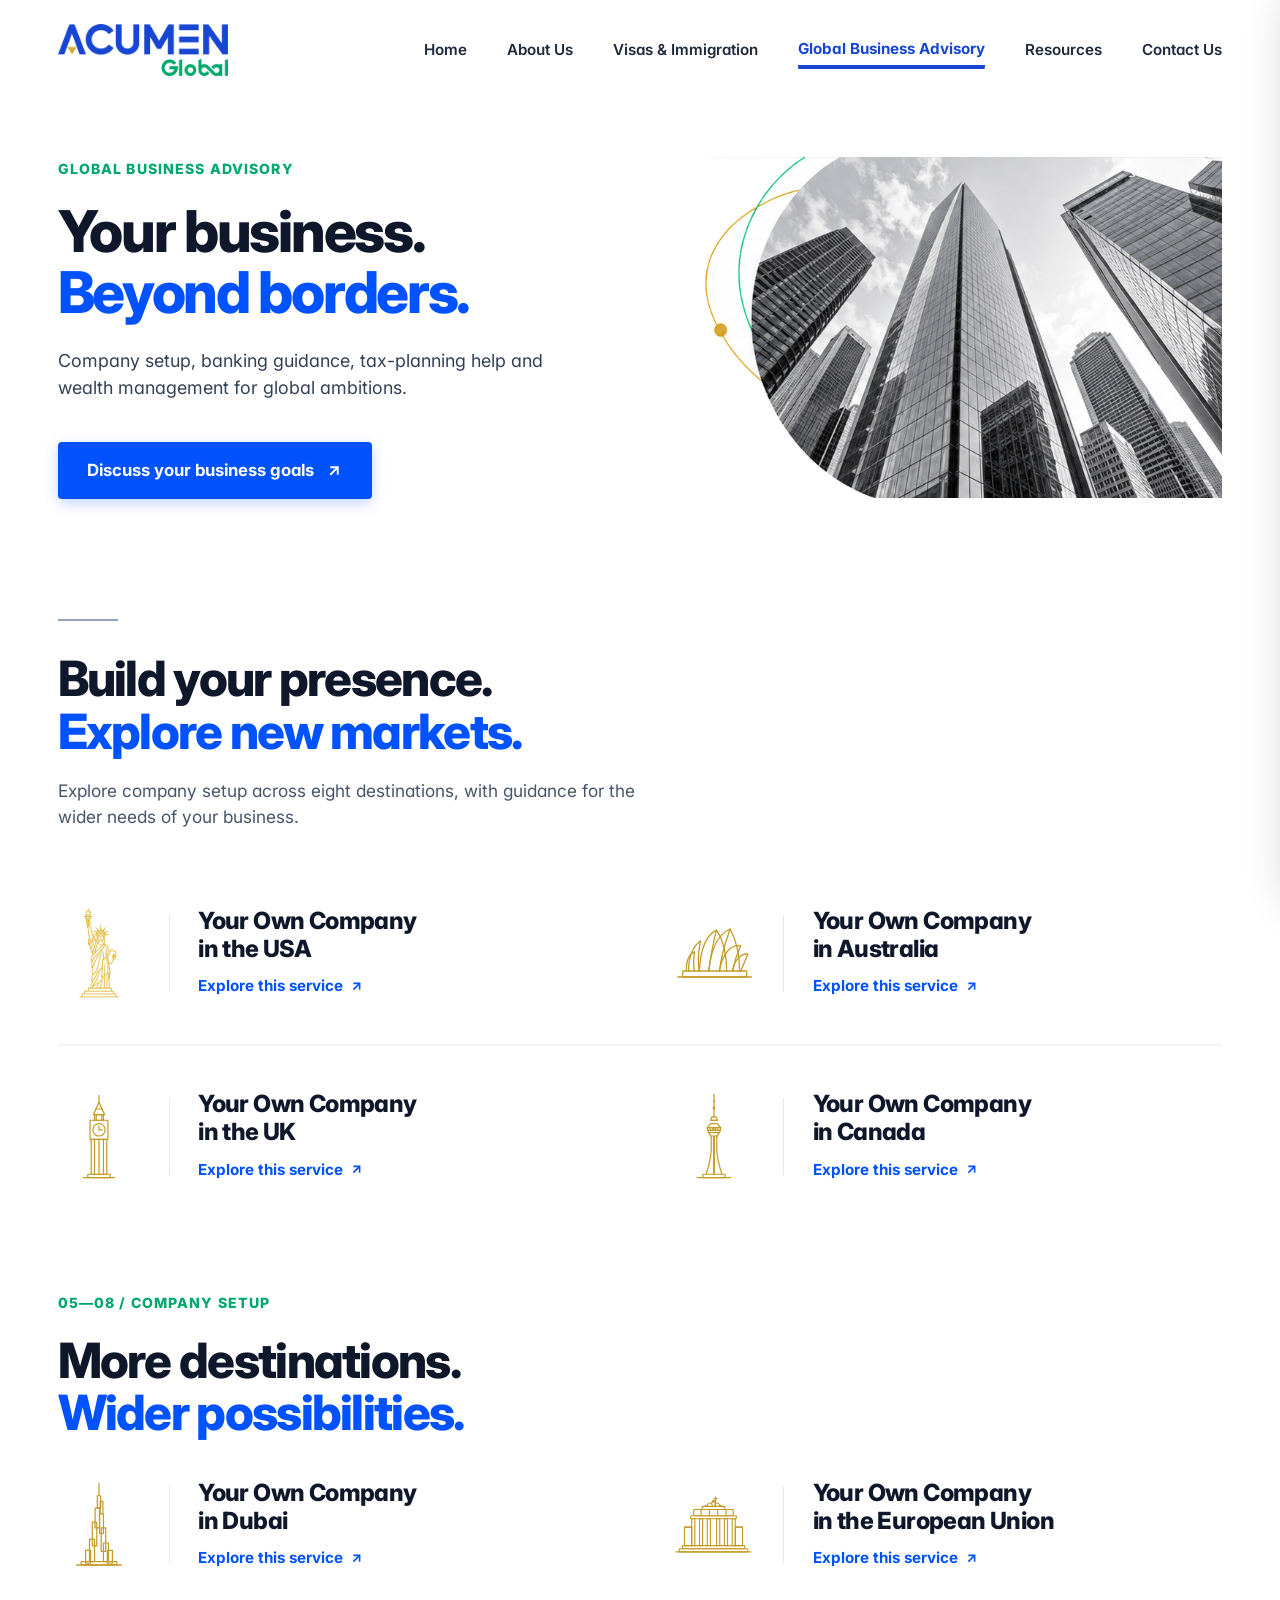
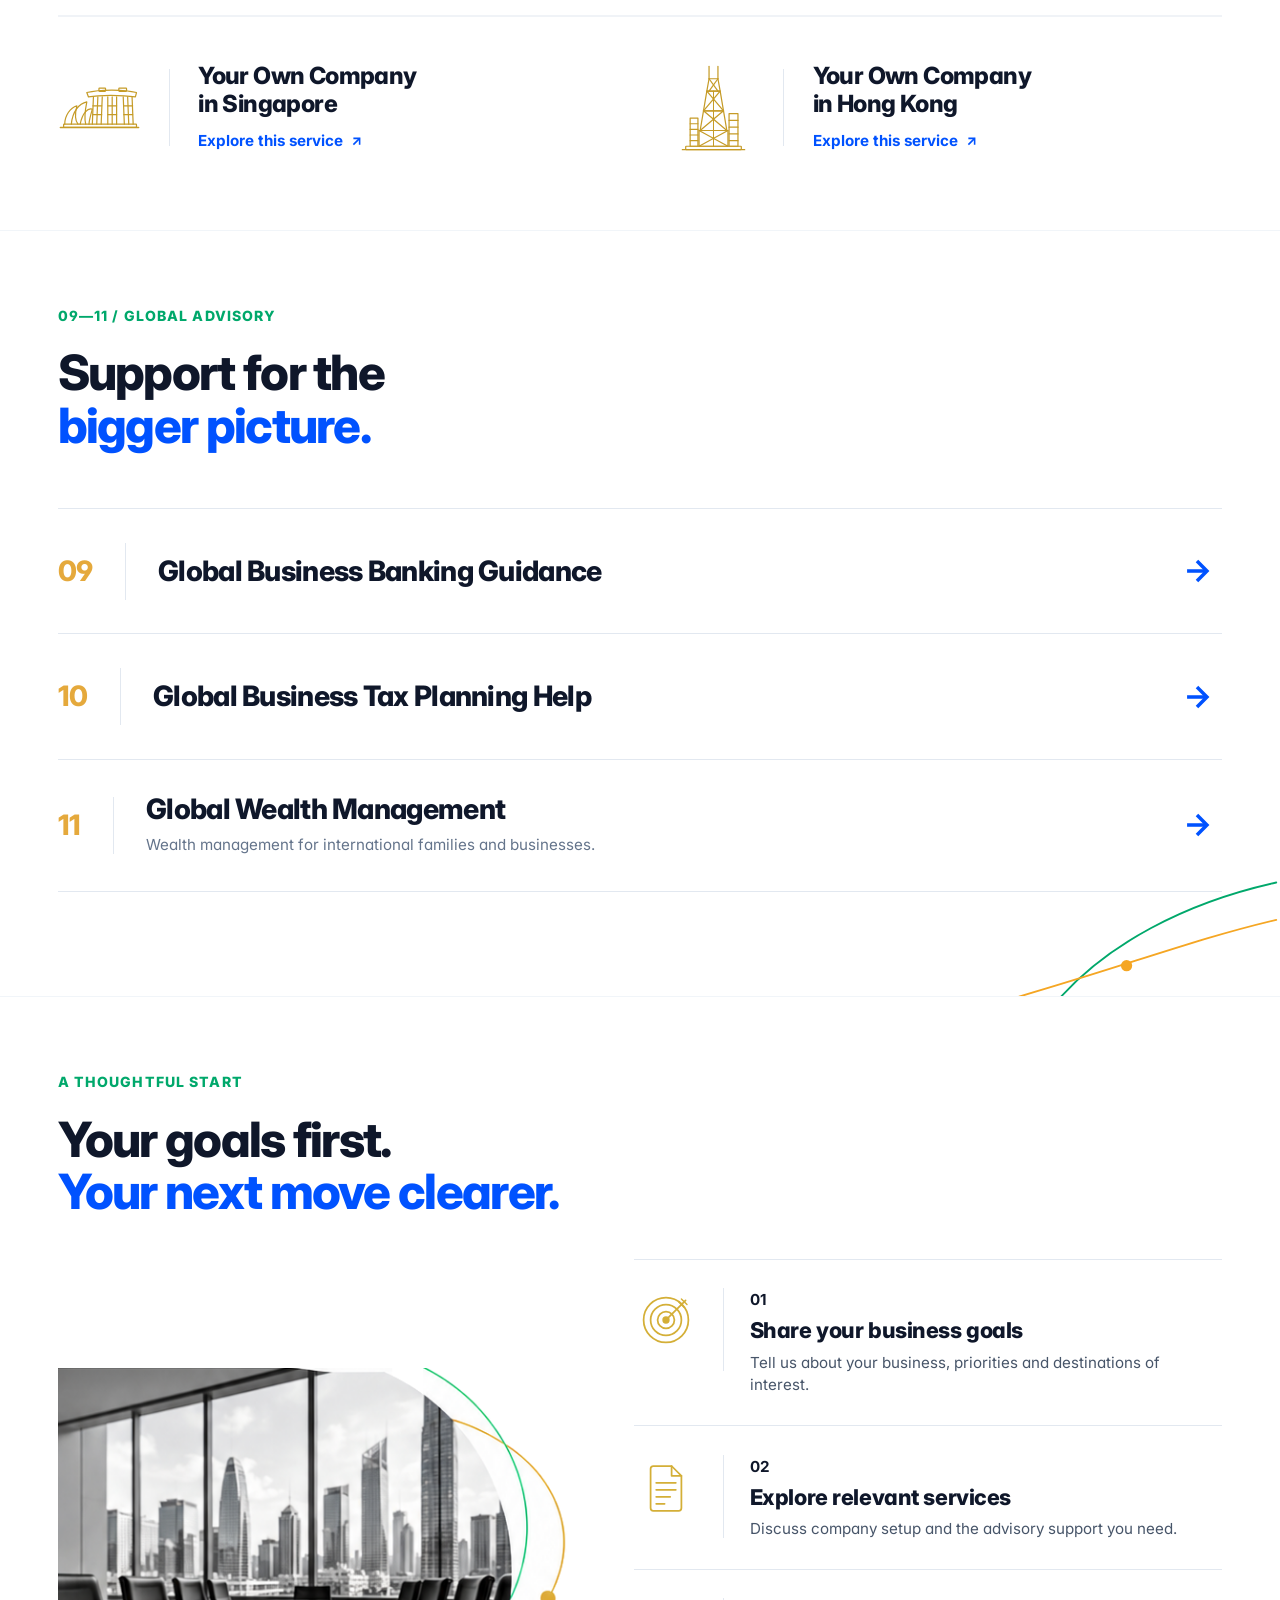
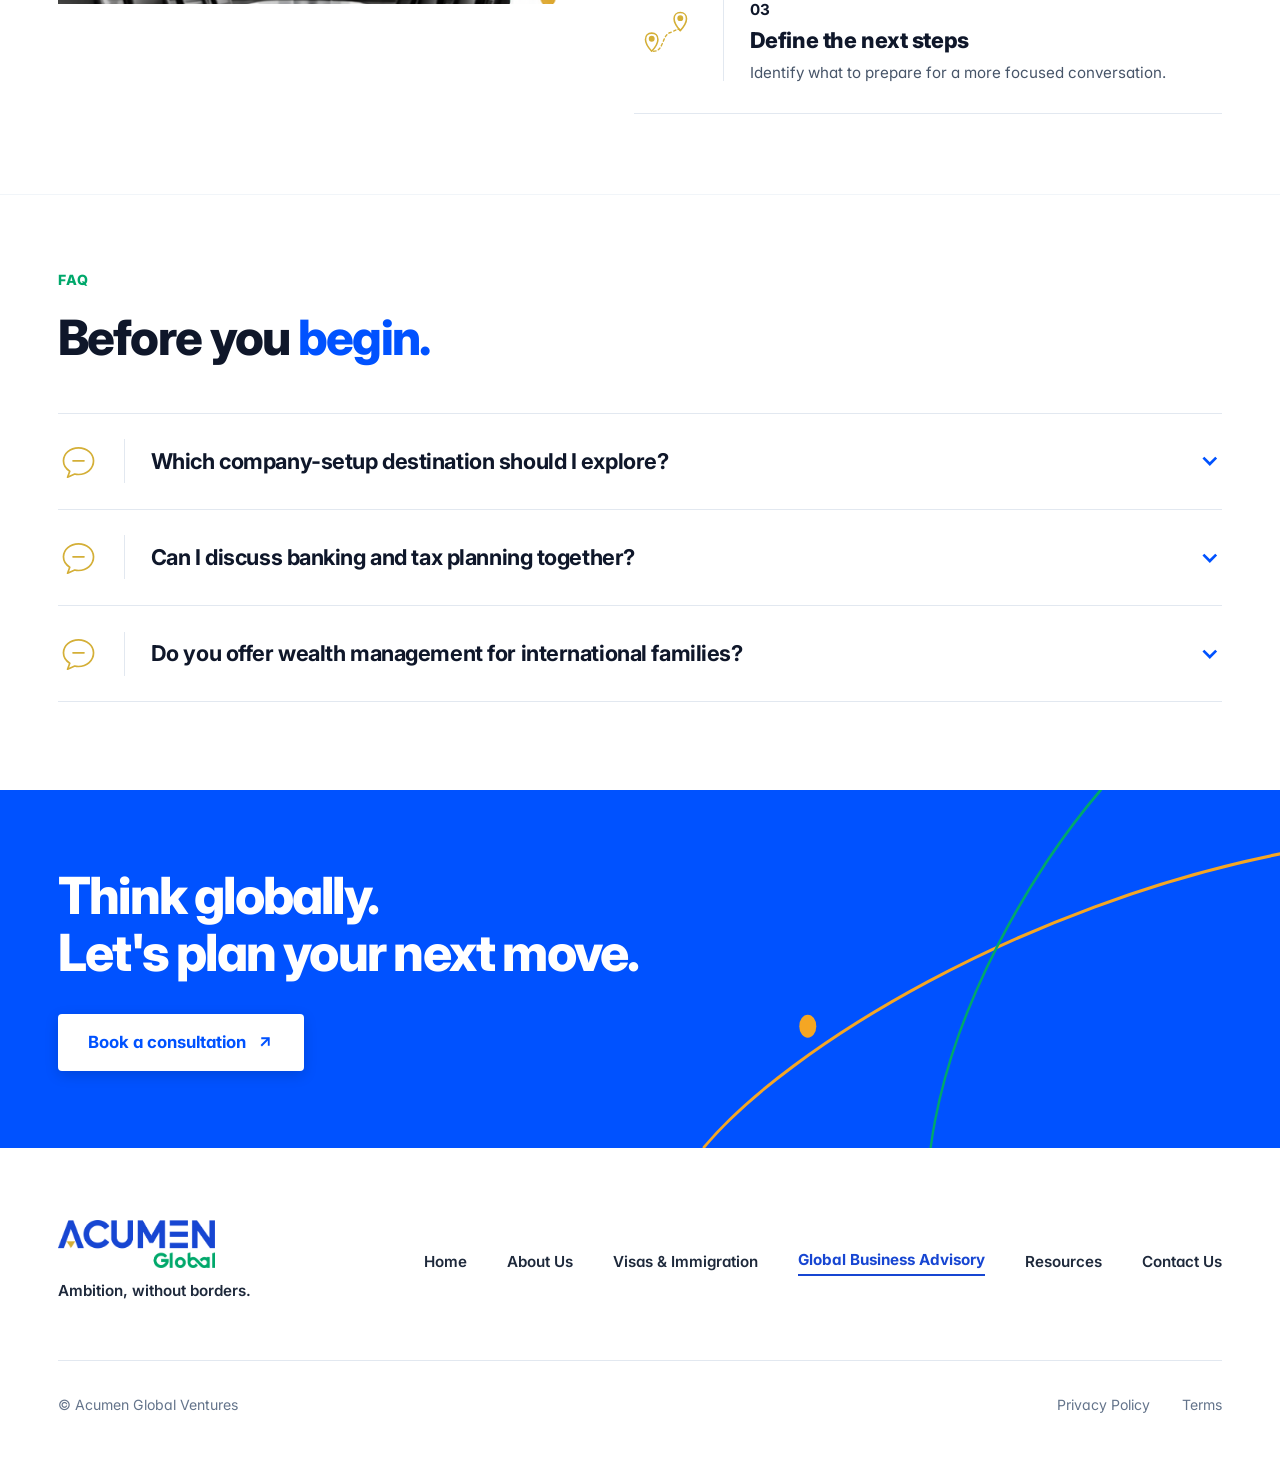
<file: business.html>
<!DOCTYPE html>
<html lang="en">
<head>
  <meta charset="UTF-8">
  <meta name="viewport" content="width=device-width, initial-scale=1.0">
  <title>Global Business Advisory | ACUMEN Global - Your Business Beyond Borders</title>
  <meta name="description" content="Company setup, banking guidance, tax-planning help and wealth management for global ambitions across USA, Australia, UK, Canada, Dubai, European Union, Singapore, and Hong Kong.">
  <meta name="keywords" content="Global Business Advisory, Company Setup, USA Company, UK Company, Dubai Business, Singapore Incorporation, International Banking, Tax Planning, Wealth Management, Acumen Global">
  
  <!-- Favicon -->
  <link rel="icon" type="image/svg+xml" href="logo-primary-2026-09-17.png">
  
  <!-- Stylesheets -->
  <link rel="stylesheet" href="css/style.css?v=17">
  <link rel="stylesheet" href="css/components.css?v=17">
  <link rel="stylesheet" href="css/responsive.css?v=17">
</head>
<body>

  <!-- Main Navigation Header -->
  <header class="navbar">
    <div class="container nav-container">
      <a href="index.html" class="brand-logo" aria-label="Acumen Global Home">
        <img src="logo-primary-2026-09-17.png" alt="ACUMEN Global Logo" width="180" height="52">
      </a>

      <nav class="nav-menu" aria-label="Primary Navigation">
        <a href="index.html" class="nav-link">Home</a>
        <a href="about.html" class="nav-link">About Us</a>
        <a href="visas.html" class="nav-link">Visas &amp; Immigration</a>
        <a href="business.html" class="nav-link active">Global Business Advisory</a>
        <a href="resources.html" class="nav-link">Resources</a>
        <a href="contact.html" class="nav-link">Contact Us</a>
      </nav>

      <button class="mobile-toggle" aria-label="Open Mobile Menu">
        <svg viewBox="0 0 24 24" fill="none" stroke="currentColor" stroke-width="2"><line x1="3" y1="12" x2="21" y2="12"/><line x1="3" y1="6" x2="21" y2="6"/><line x1="3" y1="18" x2="21" y2="18"/></svg>
      </button>
    </div>
  </header>

  <!-- Mobile Navigation Drawer -->
  <div class="mobile-drawer-overlay"></div>
  <aside class="mobile-drawer" aria-label="Mobile Navigation Drawer">
    <div class="mobile-drawer-top">
      <div class="mobile-drawer-header">
        <img src="logo-primary-2026-09-17.png" alt="Acumen Global">
        <button class="mobile-drawer-close" aria-label="Close Menu">✕</button>
      </div>
      <nav class="mobile-nav-links">
        <a href="index.html" class="mobile-nav-link">
          <span>Home</span>
          <svg viewBox="0 0 24 24" fill="none" stroke="currentColor" stroke-width="2.5"><polyline points="9 18 15 12 9 6"/></svg>
        </a>
        <a href="about.html" class="mobile-nav-link">
          <span>About Us</span>
          <svg viewBox="0 0 24 24" fill="none" stroke="currentColor" stroke-width="2.5"><polyline points="9 18 15 12 9 6"/></svg>
        </a>
        <a href="visas.html" class="mobile-nav-link">
          <span>Visas &amp; Immigration</span>
          <svg viewBox="0 0 24 24" fill="none" stroke="currentColor" stroke-width="2.5"><polyline points="9 18 15 12 9 6"/></svg>
        </a>
        <a href="business.html" class="mobile-nav-link active">
          <span>Global Business Advisory</span>
          <svg viewBox="0 0 24 24" fill="none" stroke="currentColor" stroke-width="2.5"><polyline points="9 18 15 12 9 6"/></svg>
        </a>
        <a href="resources.html" class="mobile-nav-link">
          <span>Resources</span>
          <svg viewBox="0 0 24 24" fill="none" stroke="currentColor" stroke-width="2.5"><polyline points="9 18 15 12 9 6"/></svg>
        </a>
        <a href="contact.html" class="mobile-nav-link">
          <span>Contact Us</span>
          <svg viewBox="0 0 24 24" fill="none" stroke="currentColor" stroke-width="2.5"><polyline points="9 18 15 12 9 6"/></svg>
        </a>
      </nav>
    </div>
    <div class="mobile-drawer-bottom">
      <a href="visas.html#assessment" class="btn btn-outline btn-block">Check Eligibility</a>
      <button class="btn btn-primary btn-block" data-modal-target="modal-consultation">Book Consultation</button>
    </div>
  </aside>

  <!-- =========================================================================
       HERO SECTION: Global Business Advisory (Matching Screenshot 1)
       ========================================================================= -->
  <section class="business-hero">
    <div class="container">
      <div class="business-hero-grid">
        
        <!-- Left Content -->
        <div class="business-hero-content">
          <span class="business-kicker">GLOBAL BUSINESS ADVISORY</span>
          <h1 class="business-hero-title">
            <span class="hero-line">Your business.</span>
            <span class="hero-line text-blue">Beyond borders.</span>
          </h1>
          <p class="business-hero-desc">
            Company setup, banking guidance, tax-planning help and wealth management for global ambitions.
          </p>
          <a href="#" data-modal-target="modal-consultation" class="btn-business-hero">
            Discuss your business goals
            <svg viewBox="0 0 24 24" fill="none" stroke="currentColor" stroke-width="2.5"><line x1="7" y1="17" x2="17" y2="7"/><polyline points="7 7 17 7 17 17"/></svg>
          </a>
        </div>

        <!-- Right Visual Graphic: Arched Skyscraper Photo & Orbital Curves -->
        <div class="business-hero-visual-wrap">
          <img src="business-hero-visual.png?v=1" alt="Global Business Towers Architecture" class="business-hero-img" width="709" height="467">
        </div>

      </div>
    </div>
  </section>

  <!-- =========================================================================
       SECTION 01 — 04: Build your presence. Explore new markets. (Screenshot 1)
       ========================================================================= -->
  <section class="business-destinations-section">
    <div class="container">
      
      <!-- Top Accent Rule Line -->
      <div class="business-section-rule"></div>

      <!-- Section Title & Subtitle -->
      <h2 class="business-section-title">
        <span class="title-line">Build your presence.</span>
        <span class="title-line text-blue">Explore new markets.</span>
      </h2>
      <p class="business-section-desc">
        Explore company setup across eight destinations, with guidance for the wider needs of your business.
      </p>

      <!-- 2x2 Services Grid (USA, Australia, UK, Canada) -->
      <div class="business-grid-2x2">
        
        <!-- 01 USA -->
        <div class="business-service-card">
          <div class="business-card-icon-wrap">
            <img src="landmark-01-usa.png" alt="Statue of Liberty USA Icon" class="business-card-icon" width="85" height="85">
          </div>
          <div class="business-card-divider"></div>
          <div class="business-card-content">
            <h3 class="business-card-title">Your Own Company<br>in the USA</h3>
            <a href="#" data-modal-target="modal-consultation" class="business-card-link">
              Explore this service
              <svg viewBox="0 0 24 24" fill="none" stroke="currentColor" stroke-width="2.5"><line x1="7" y1="17" x2="17" y2="7"/><polyline points="7 7 17 7 17 17"/></svg>
            </a>
          </div>
        </div>

        <!-- 02 Australia -->
        <div class="business-service-card">
          <div class="business-card-icon-wrap">
            <img src="landmark-02-australia.svg" alt="Sydney Opera House Australia Icon" class="business-card-icon" width="85" height="85">
          </div>
          <div class="business-card-divider"></div>
          <div class="business-card-content">
            <h3 class="business-card-title">Your Own Company<br>in Australia</h3>
            <a href="#" data-modal-target="modal-consultation" class="business-card-link">
              Explore this service
              <svg viewBox="0 0 24 24" fill="none" stroke="currentColor" stroke-width="2.5"><line x1="7" y1="17" x2="17" y2="7"/><polyline points="7 7 17 7 17 17"/></svg>
            </a>
          </div>
        </div>

        <!-- 03 UK -->
        <div class="business-service-card">
          <div class="business-card-icon-wrap">
            <img src="landmark-03-uk.svg" alt="Big Ben UK Icon" class="business-card-icon" width="85" height="85">
          </div>
          <div class="business-card-divider"></div>
          <div class="business-card-content">
            <h3 class="business-card-title">Your Own Company<br>in the UK</h3>
            <a href="#" data-modal-target="modal-consultation" class="business-card-link">
              Explore this service
              <svg viewBox="0 0 24 24" fill="none" stroke="currentColor" stroke-width="2.5"><line x1="7" y1="17" x2="17" y2="7"/><polyline points="7 7 17 7 17 17"/></svg>
            </a>
          </div>
        </div>

        <!-- 04 Canada -->
        <div class="business-service-card">
          <div class="business-card-icon-wrap">
            <img src="landmark-04-canada.svg" alt="CN Tower Canada Icon" class="business-card-icon" width="85" height="85">
          </div>
          <div class="business-card-divider"></div>
          <div class="business-card-content">
            <h3 class="business-card-title">Your Own Company<br>in Canada</h3>
            <a href="#" data-modal-target="modal-consultation" class="business-card-link">
              Explore this service
              <svg viewBox="0 0 24 24" fill="none" stroke="currentColor" stroke-width="2.5"><line x1="7" y1="17" x2="17" y2="7"/><polyline points="7 7 17 7 17 17"/></svg>
            </a>
          </div>
        </div>

      </div>

    </div>
  </section>

  <!-- =========================================================================
       SECTION 05 — 08: More destinations. Wider possibilities. (Screenshot 2)
       ========================================================================= -->
  <section class="business-destinations-more">
    <div class="container">
      
      <!-- Section Kicker & Title -->
      <span class="business-kicker">05—08 / COMPANY SETUP</span>
      <h2 class="business-section-title">
        <span class="title-line">More destinations.</span>
        <span class="title-line text-blue">Wider possibilities.</span>
      </h2>

      <!-- 2x2 Services Grid (Dubai, EU, Singapore, Hong Kong) -->
      <div class="business-grid-2x2">
        
        <!-- 05 Dubai -->
        <div class="business-service-card">
          <div class="business-card-icon-wrap">
            <img src="landmark-05-dubai.svg" alt="Burj Khalifa Dubai Icon" class="business-card-icon" width="85" height="85">
          </div>
          <div class="business-card-divider"></div>
          <div class="business-card-content">
            <h3 class="business-card-title">Your Own Company<br>in Dubai</h3>
            <a href="#" data-modal-target="modal-consultation" class="business-card-link">
              Explore this service
              <svg viewBox="0 0 24 24" fill="none" stroke="currentColor" stroke-width="2.5"><line x1="7" y1="17" x2="17" y2="7"/><polyline points="7 7 17 7 17 17"/></svg>
            </a>
          </div>
        </div>

        <!-- 06 European Union -->
        <div class="business-service-card">
          <div class="business-card-icon-wrap">
            <img src="landmark-06-eu.svg" alt="Brandenburg Gate EU Icon" class="business-card-icon" width="85" height="85">
          </div>
          <div class="business-card-divider"></div>
          <div class="business-card-content">
            <h3 class="business-card-title">Your Own Company<br>in the European Union</h3>
            <a href="#" data-modal-target="modal-consultation" class="business-card-link">
              Explore this service
              <svg viewBox="0 0 24 24" fill="none" stroke="currentColor" stroke-width="2.5"><line x1="7" y1="17" x2="17" y2="7"/><polyline points="7 7 17 7 17 17"/></svg>
            </a>
          </div>
        </div>

        <!-- 07 Singapore -->
        <div class="business-service-card">
          <div class="business-card-icon-wrap">
            <img src="landmark-07-singapore.svg" alt="Marina Bay Sands Singapore Icon" class="business-card-icon" width="85" height="85">
          </div>
          <div class="business-card-divider"></div>
          <div class="business-card-content">
            <h3 class="business-card-title">Your Own Company<br>in Singapore</h3>
            <a href="#" data-modal-target="modal-consultation" class="business-card-link">
              Explore this service
              <svg viewBox="0 0 24 24" fill="none" stroke="currentColor" stroke-width="2.5"><line x1="7" y1="17" x2="17" y2="7"/><polyline points="7 7 17 7 17 17"/></svg>
            </a>
          </div>
        </div>

        <!-- 08 Hong Kong -->
        <div class="business-service-card">
          <div class="business-card-icon-wrap">
            <img src="landmark-08-hongkong.svg" alt="Bank of China Tower Hong Kong Icon" class="business-card-icon" width="85" height="85">
          </div>
          <div class="business-card-divider"></div>
          <div class="business-card-content">
            <h3 class="business-card-title">Your Own Company<br>in Hong Kong</h3>
            <a href="#" data-modal-target="modal-consultation" class="business-card-link">
              Explore this service
              <svg viewBox="0 0 24 24" fill="none" stroke="currentColor" stroke-width="2.5"><line x1="7" y1="17" x2="17" y2="7"/><polyline points="7 7 17 7 17 17"/></svg>
            </a>
          </div>
        </div>

      </div>

    </div>
  </section>

  <!-- =========================================================================
       SECTION 09 — 11: Support for the bigger picture. (Screenshot 2)
       ========================================================================= -->
  <section class="business-advisory-section">
    <div class="container">
      
      <!-- Section Kicker & Title -->
      <span class="business-kicker">09—11 / GLOBAL ADVISORY</span>
      <h2 class="business-section-title">
        <span class="title-line">Support for the</span>
        <span class="title-line text-blue">bigger picture.</span>
      </h2>

      <!-- Advisory Horizontal Rows (09, 10, 11) -->
      <div class="business-advisory-list">
        
        <!-- Row 09: Global Business Banking Guidance -->
        <a href="#" data-modal-target="modal-consultation" class="business-advisory-row">
          <div class="business-advisory-left">
            <span class="business-advisory-num">09</span>
            <div class="business-advisory-divider"></div>
            <div class="business-advisory-text-wrap">
              <h3 class="business-advisory-heading">Global Business Banking Guidance</h3>
            </div>
          </div>
          <div class="business-advisory-arrow">
            <svg viewBox="0 0 24 24" fill="none" stroke="currentColor" stroke-width="2.5"><line x1="5" y1="12" x2="19" y2="12"/><polyline points="12 5 19 12 12 19"/></svg>
          </div>
        </a>

        <!-- Row 10: Global Business Tax Planning Help -->
        <a href="#" data-modal-target="modal-consultation" class="business-advisory-row">
          <div class="business-advisory-left">
            <span class="business-advisory-num">10</span>
            <div class="business-advisory-divider"></div>
            <div class="business-advisory-text-wrap">
              <h3 class="business-advisory-heading">Global Business Tax Planning Help</h3>
            </div>
          </div>
          <div class="business-advisory-arrow">
            <svg viewBox="0 0 24 24" fill="none" stroke="currentColor" stroke-width="2.5"><line x1="5" y1="12" x2="19" y2="12"/><polyline points="12 5 19 12 12 19"/></svg>
          </div>
        </a>

        <!-- Row 11: Global Wealth Management -->
        <a href="#" data-modal-target="modal-consultation" class="business-advisory-row">
          <div class="business-advisory-left">
            <span class="business-advisory-num">11</span>
            <div class="business-advisory-divider"></div>
            <div class="business-advisory-text-wrap">
              <h3 class="business-advisory-heading">Global Wealth Management</h3>
              <p class="business-advisory-sub">Wealth management for international families and businesses.</p>
            </div>
          </div>
          <div class="business-advisory-arrow">
            <svg viewBox="0 0 24 24" fill="none" stroke="currentColor" stroke-width="2.5"><line x1="5" y1="12" x2="19" y2="12"/><polyline points="12 5 19 12 12 19"/></svg>
          </div>
        </a>

      </div>

    </div>

    <!-- Decorative Corner Arcs -->
    <svg class="business-advisory-arcs" viewBox="0 0 320 130" fill="none" xmlns="http://www.w3.org/2000/svg">
      <path d="M 320 8 C 220 30, 140 75, 90 130" stroke="#00A86B" stroke-width="2" stroke-linecap="round"/>
      <path d="M 320 48 C 235 68, 165 95, 45 130" stroke="#F5A623" stroke-width="2" stroke-linecap="round"/>
      <circle cx="160" cy="97" r="6" fill="#F5A623"/>
    </svg>
  </section>

  <!-- =========================================================================
       SECTION: A THOUGHTFUL START (Process - Screenshot 3)
       ========================================================================= -->
  <section class="business-process-section">
    <div class="container">
      
      <!-- Section Kicker & Title -->
      <span class="business-kicker">A THOUGHTFUL START</span>
      <h2 class="business-section-title">
        <span class="title-line">Your goals first.</span>
        <span class="title-line text-blue">Your next move clearer.</span>
      </h2>

      <!-- 2-Column Process Grid -->
      <div class="business-process-grid">
        
        <!-- Left: Right-curved Arched Boardroom Photo with Orbital Curves -->
        <div class="business-process-visual">
          <img src="business-process-visual.png?v=1" alt="Executive Boardroom Consultation" class="business-process-img" width="536" height="247">
        </div>

        <!-- Right: 3 Process Steps -->
        <div class="business-process-steps">
          
          <!-- Step 01: Share your business goals -->
          <div class="business-process-step">
            <div class="business-step-icon-wrap">
              <img src="icon-bullseye.svg" alt="Share Goals Target Icon" class="business-step-icon" width="56" height="56">
            </div>
            <div class="business-step-divider"></div>
            <div class="business-step-content">
              <span class="business-step-num">01</span>
              <h3 class="business-step-title">Share your business goals</h3>
              <p class="business-step-desc">Tell us about your business, priorities and destinations of interest.</p>
            </div>
          </div>

          <!-- Step 02: Explore relevant services -->
          <div class="business-process-step">
            <div class="business-step-icon-wrap">
              <img src="icon-document.svg" alt="Explore Services Document Icon" class="business-step-icon" width="56" height="56">
            </div>
            <div class="business-step-divider"></div>
            <div class="business-step-content">
              <span class="business-step-num">02</span>
              <h3 class="business-step-title">Explore relevant services</h3>
              <p class="business-step-desc">Discuss company setup and the advisory support you need.</p>
            </div>
          </div>

          <!-- Step 03: Define the next steps -->
          <div class="business-process-step">
            <div class="business-step-icon-wrap">
              <img src="icon-route.svg" alt="Define Next Steps Route Icon" class="business-step-icon" width="56" height="56">
            </div>
            <div class="business-step-divider"></div>
            <div class="business-step-content">
              <span class="business-step-num">03</span>
              <h3 class="business-step-title">Define the next steps</h3>
              <p class="business-step-desc">Identify what to prepare for a more focused conversation.</p>
            </div>
          </div>

        </div>

      </div>

    </div>
  </section>

  <!-- =========================================================================
       SECTION: FAQ (Before you begin. - Screenshot 3)
       ========================================================================= -->
  <section class="business-faq-section">
    <div class="container">
      
      <!-- Section Kicker & Title -->
      <span class="business-kicker">FAQ</span>
      <h2 class="business-faq-title">
        Before you <span class="text-blue">begin.</span>
      </h2>

      <!-- Interactive FAQ Accordion List -->
      <div class="business-faq-accordion">
        
        <!-- FAQ Item 1 -->
        <div class="business-faq-item">
          <button class="business-faq-question" type="button" aria-expanded="false">
            <div class="business-faq-left">
              <div class="business-faq-icon-wrap">
                <img src="icon-speech-bubble.svg" alt="FAQ Chat Icon" class="business-faq-icon-svg" width="34" height="34">
              </div>
              <div class="business-faq-divider"></div>
              <h3>Which company-setup destination should I explore?</h3>
            </div>
            <div class="business-faq-chevron">
              <svg viewBox="0 0 24 24" fill="none" stroke="currentColor" stroke-width="2.5"><polyline points="6 9 12 15 18 9"/></svg>
            </div>
          </button>
          <div class="business-faq-answer">
            <p>Choosing the optimal destination depends on your target customer base, funding requirements, taxation structure, and talent acquisition needs. For instance, Delaware (USA) offers premier venture capital access, the UK provides seamless European and global financial connectivity, Singapore and Hong Kong serve as low-tax gateways to Asia-Pacific markets, and Dubai offers 100% foreign ownership with zero corporate tax free zones. Our advisors help you evaluate comparative corporate frameworks to determine the exact right fit.</p>
          </div>
        </div>

        <!-- FAQ Item 2 -->
        <div class="business-faq-item">
          <button class="business-faq-question" type="button" aria-expanded="false">
            <div class="business-faq-left">
              <div class="business-faq-icon-wrap">
                <img src="icon-speech-bubble.svg" alt="FAQ Chat Icon" class="business-faq-icon-svg" width="34" height="34">
              </div>
              <div class="business-faq-divider"></div>
              <h3>Can I discuss banking and tax planning together?</h3>
            </div>
            <div class="business-faq-chevron">
              <svg viewBox="0 0 24 24" fill="none" stroke="currentColor" stroke-width="2.5"><polyline points="6 9 12 15 18 9"/></svg>
            </div>
          </button>
          <div class="business-faq-answer">
            <p>Yes, absolutely. Company formation, corporate banking relationships, and cross-border tax compliance are deeply intertwined. We provide integrated advisory so that your corporate entity structure aligns seamlessly with bank compliance requirements (KYC/AML) and bilateral international tax treaties from inception, preventing operational bottlenecks.</p>
          </div>
        </div>

        <!-- FAQ Item 3 -->
        <div class="business-faq-item">
          <button class="business-faq-question" type="button" aria-expanded="false">
            <div class="business-faq-left">
              <div class="business-faq-icon-wrap">
                <img src="icon-speech-bubble.svg" alt="FAQ Chat Icon" class="business-faq-icon-svg" width="34" height="34">
              </div>
              <div class="business-faq-divider"></div>
              <h3>Do you offer wealth management for international families?</h3>
            </div>
            <div class="business-faq-chevron">
              <svg viewBox="0 0 24 24" fill="none" stroke="currentColor" stroke-width="2.5"><polyline points="6 9 12 15 18 9"/></svg>
            </div>
          </button>
          <div class="business-faq-answer">
            <p>Yes. Our private wealth advisory division assists high-net-worth founders, global executives, and multinational families with cross-border wealth preservation, family office structuring, international trusts, estate succession planning, and compliant multi-jurisdictional asset protection.</p>
          </div>
        </div>

      </div>

    </div>
  </section>

  <!-- =========================================================================
       SECTION: BLUE CTA BANNER (Screenshot 3)
       ========================================================================= -->
  <section class="section-cta-banner">
    <div class="cta-banner-arcs">
      <svg viewBox="0 0 650 280" fill="none" xmlns="http://www.w3.org/2000/svg" preserveAspectRatio="none">
        <!-- Golden Orbit Arc with Node Dot -->
        <path d="M 40 280 C 130 200, 380 90, 650 50" stroke="#F5A623" stroke-width="2.5" stroke-linecap="round" fill="none"/>
        <circle cx="150" cy="185" r="9" fill="#F5A623"/>
        <!-- Emerald Green Orbit Arc -->
        <path d="M 280 280 C 300 170, 390 60, 460 0" stroke="#00A86B" stroke-width="2.5" stroke-linecap="round" fill="none"/>
      </svg>
    </div>

    <div class="container">
      <div class="cta-banner-content">
        <h2 class="cta-banner-heading">
          Think globally.<br>
          Let's plan your next move.
        </h2>
        <a href="#" data-modal-target="modal-consultation" class="btn-cta-white">
          Book a consultation
          <svg viewBox="0 0 24 24" fill="none" stroke="currentColor" stroke-width="2.5"><line x1="7" y1="17" x2="17" y2="7"/><polyline points="7 7 17 7 17 17"/></svg>
        </a>
      </div>
    </div>
  </section>

  <!-- =========================================================================
       SITE FOOTER (Exact Matching Design - Screenshot 3)
       ========================================================================= -->
  <footer class="site-footer-exact">
    <div class="container">
      
      <!-- Top Row: Logo & Navigation Links -->
      <div class="footer-exact-top">
        <div class="footer-exact-brand">
          <a href="index.html" class="footer-exact-logo" aria-label="Acumen Global Home">
            <img src="logo-primary-2026-09-17.png" alt="ACUMEN Global Logo" width="165" height="48">
          </a>
          <p class="footer-exact-tagline">Ambition, without borders.</p>
        </div>

        <nav class="footer-exact-nav" aria-label="Footer Navigation">
          <a href="index.html">Home</a>
          <a href="about.html">About Us</a>
          <a href="visas.html">Visas &amp; Immigration</a>
          <a href="business.html" class="active">Global Business Advisory</a>
          <a href="resources.html">Resources</a>
          <a href="contact.html">Contact Us</a>
        </nav>
      </div>

      <!-- Divider Line -->
      <div class="footer-exact-divider"></div>

      <!-- Bottom Row: Copyright & Legal -->
      <div class="footer-exact-bottom">
        <p class="footer-exact-copy">&copy; Acumen Global Ventures</p>
        <div class="footer-exact-links">
          <a href="#">Privacy Policy</a>
          <a href="#">Terms</a>
        </div>
      </div>

    </div>
  </footer>

  <!-- CONSULTATION MODAL -->
  <div class="modal-overlay" id="modal-consultation" aria-hidden="true">
    <div class="modal-container">
      <button class="modal-close-btn" aria-label="Close modal">
        <svg viewBox="0 0 24 24" fill="none" stroke="currentColor" stroke-width="2.5"><line x1="18" y1="6" x2="6" y2="18"/><line x1="6" y1="6" x2="18" y2="18"/></svg>
      </button>

      <span class="section-subtitle">CONFIDENTIAL STRATEGY SESSION</span>
      <h3 style="margin-bottom: 0.5rem; font-family: var(--font-heading); font-size: 1.6rem; font-weight: 800;">Discuss Your Global Business Goals</h3>
      <p style="margin-bottom: 1.5rem; font-size: 0.95rem; color: var(--color-text-muted);">Connect with our senior business incorporation, banking, and tax advisory partners across London, New York, Dubai, and Singapore.</p>

      <form class="inquiry-form">
        <div class="form-row">
          <div class="form-group">
            <label>Full Name <span class="required">*</span></label>
            <input type="text" class="form-control" placeholder="Alexander Wright" required>
          </div>
          <div class="form-group">
            <label>Email Address <span class="required">*</span></label>
            <input type="email" class="form-control" placeholder="alexander@company.com" required>
          </div>
        </div>

        <div class="form-row">
          <div class="form-group">
            <label>Phone / WhatsApp <span class="required">*</span></label>
            <input type="tel" class="form-control" placeholder="+1 (555) 000-0000" required>
          </div>
          <div class="form-group">
            <label>Primary Advisory Area <span class="required">*</span></label>
            <select class="form-select" required>
              <option value="incorporation" selected>Global Business Advisory (Company Setup)</option>
              <option value="banking">Global Business Banking Guidance</option>
              <option value="tax">Global Business Tax Planning</option>
              <option value="wealth">Global Wealth Management</option>
              <option value="visas">Visas &amp; Immigration Pathways</option>
            </select>
          </div>
        </div>

        <div class="form-group">
          <label>Target Destination / Market of Interest</label>
          <input type="text" class="form-control" placeholder="e.g. USA, UK, Australia, Canada, Dubai, EU, Singapore, Hong Kong" value="United States">
        </div>

        <div class="form-group">
          <label>Summary of Business Ambitions &amp; Timeline</label>
          <textarea class="form-control" rows="3" placeholder="Briefly describe your business model, target expansion timeline, and any specific advisory needs..."></textarea>
        </div>

        <button type="submit" class="btn btn-primary btn-block btn-lg" style="margin-top: 0.5rem;">Confirm &amp; Request Strategy Consultation</button>
      </form>
    </div>
  </div>

  <!-- Scripts -->
  <script src="js/main.js"></script>
</body>
</html>
</file>
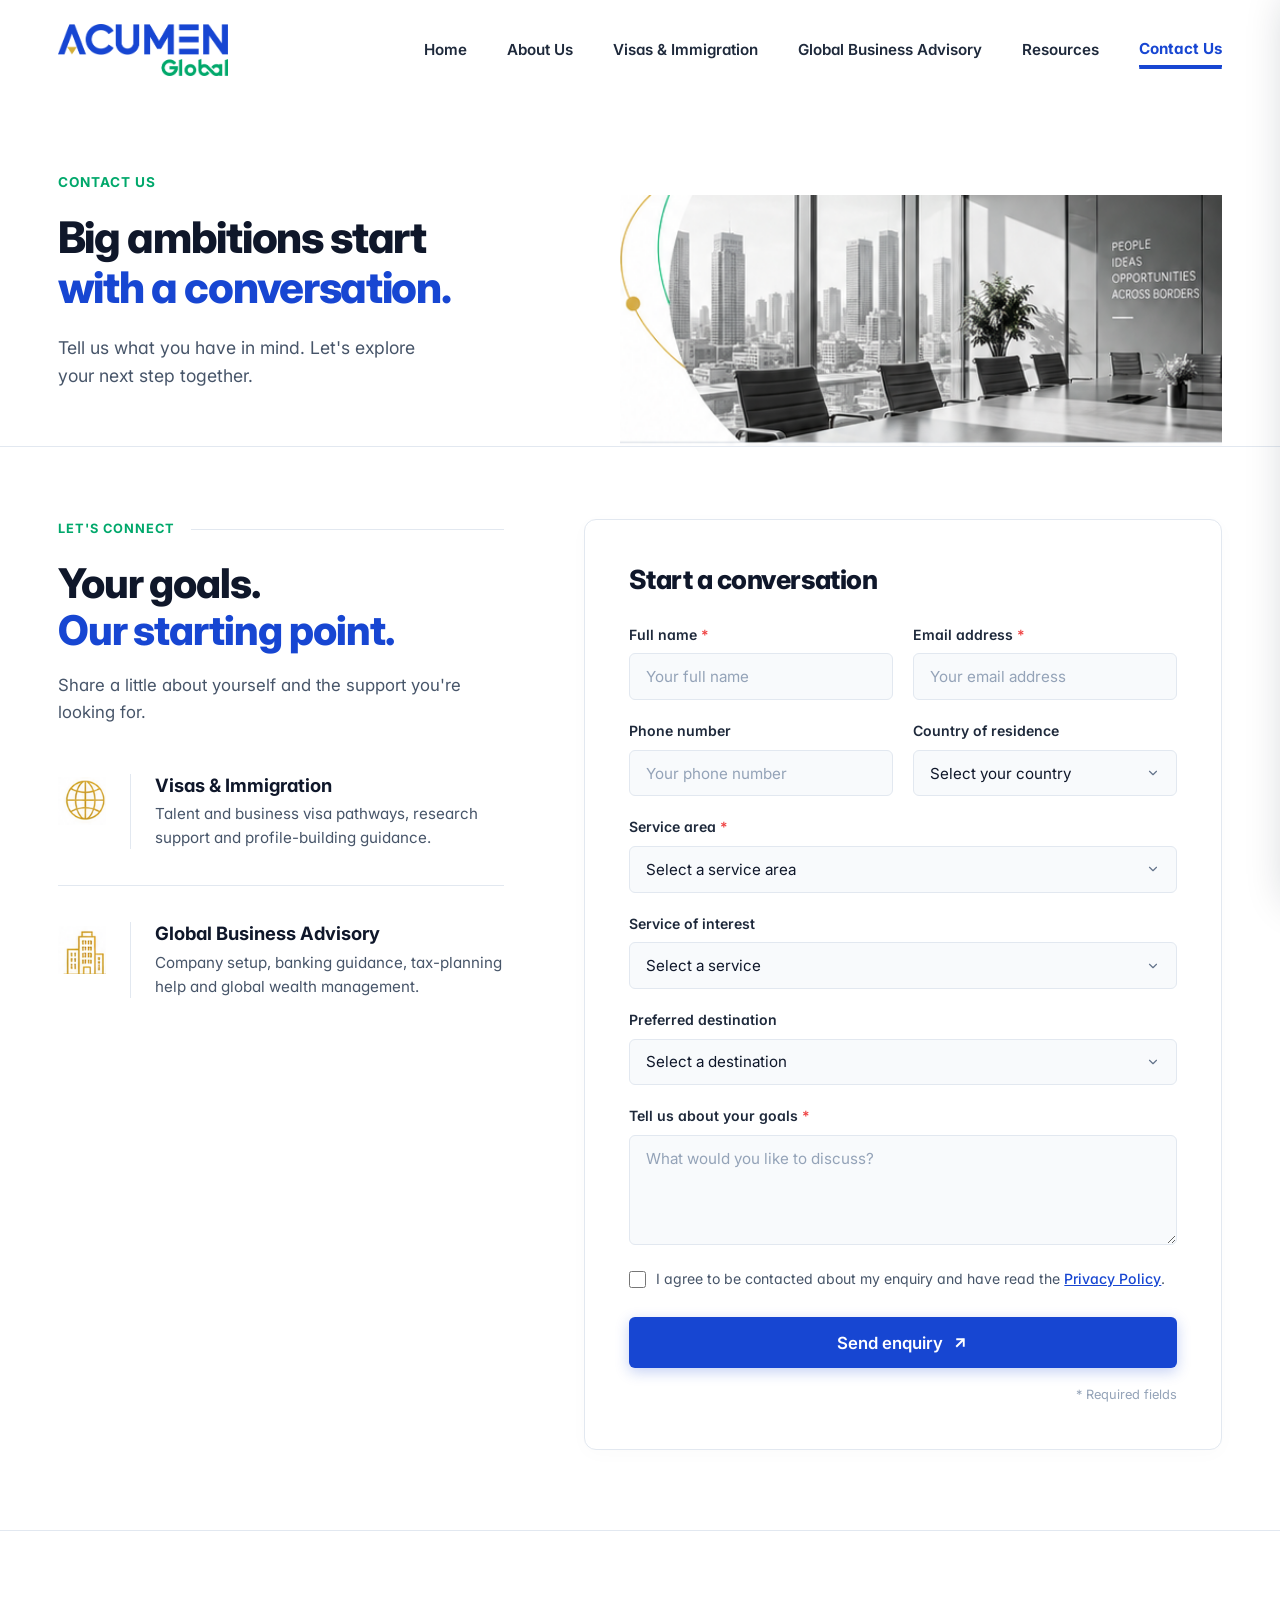
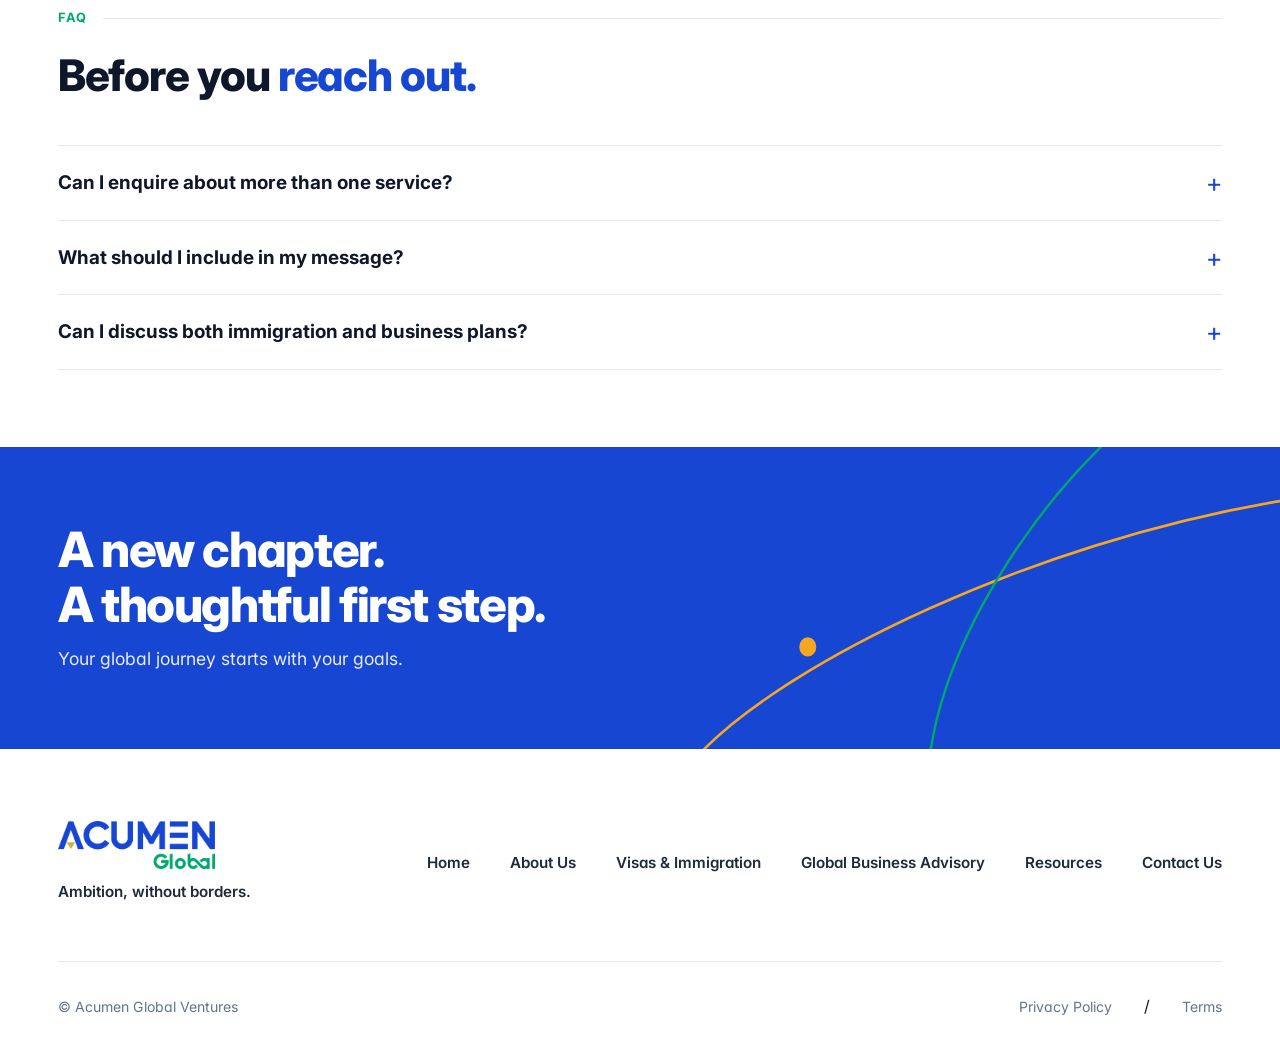
<file: contact.html>
<!DOCTYPE html>
<html lang="en">
<head>
  <meta charset="UTF-8">
  <meta name="viewport" content="width=device-width, initial-scale=1.0">
  <title>Contact Us | ACUMEN Global - Immigration & Global Business Advisory</title>
  <meta name="description" content="Connect with Acumen Global Ventures for confidential, expert immigration pathways and global business structuring advisory.">
  <meta name="keywords" content="Contact Acumen Global, visa enquiry, immigration consultation, business expansion advisory">
  
  <!-- Favicon -->
  <link rel="icon" type="image/svg+xml" href="logo-primary-2026-09-17.png">
  
  <!-- Stylesheets -->
  <link rel="stylesheet" href="css/style.css">
  <link rel="stylesheet" href="css/components.css">
  <link rel="stylesheet" href="css/responsive.css">
</head>
<body>

  <!-- Main Navigation Header -->
  <header class="navbar">
    <div class="container nav-container">
      <a href="index.html" class="brand-logo" aria-label="Acumen Global Home">
        <img src="logo-primary-2026-09-17.png" alt="ACUMEN Global Logo" width="180" height="52">
      </a>

      <nav class="nav-menu" aria-label="Primary Navigation">
        <a href="index.html" class="nav-link">Home</a>
        <a href="about.html" class="nav-link">About Us</a>
        <a href="visas.html" class="nav-link">Visas & Immigration</a>
        <a href="business.html" class="nav-link">Global Business Advisory</a>
        <a href="resources.html" class="nav-link">Resources</a>
        <a href="contact.html" class="nav-link active">Contact Us</a>
      </nav>

      <button class="mobile-toggle" aria-label="Open Mobile Menu">
        <svg viewBox="0 0 24 24" fill="none" stroke="currentColor" stroke-width="2"><line x1="3" y1="12" x2="21" y2="12"/><line x1="3" y1="6" x2="21" y2="6"/><line x1="3" y1="18" x2="21" y2="18"/></svg>
      </button>
    </div>
  </header>

  <!-- Mobile Navigation Drawer -->
  <div class="mobile-drawer-overlay"></div>
  <aside class="mobile-drawer" aria-label="Mobile Navigation Drawer">
    <div class="mobile-drawer-top">
      <div class="mobile-drawer-header">
        <img src="logo-primary-2026-09-17.png" alt="Acumen Global">
        <button class="mobile-drawer-close" aria-label="Close Menu">✕</button>
      </div>
      <nav class="mobile-nav-links">
        <a href="index.html" class="mobile-nav-link">
          <span>Home</span>
          <svg viewBox="0 0 24 24" fill="none" stroke="currentColor" stroke-width="2.5"><polyline points="9 18 15 12 9 6"/></svg>
        </a>
        <a href="about.html" class="mobile-nav-link">
          <span>About Us</span>
          <svg viewBox="0 0 24 24" fill="none" stroke="currentColor" stroke-width="2.5"><polyline points="9 18 15 12 9 6"/></svg>
        </a>
        <a href="visas.html" class="mobile-nav-link">
          <span>Visas &amp; Immigration</span>
          <svg viewBox="0 0 24 24" fill="none" stroke="currentColor" stroke-width="2.5"><polyline points="9 18 15 12 9 6"/></svg>
        </a>
        <a href="business.html" class="mobile-nav-link">
          <span>Global Business Advisory</span>
          <svg viewBox="0 0 24 24" fill="none" stroke="currentColor" stroke-width="2.5"><polyline points="9 18 15 12 9 6"/></svg>
        </a>
        <a href="resources.html" class="mobile-nav-link">
          <span>Resources</span>
          <svg viewBox="0 0 24 24" fill="none" stroke="currentColor" stroke-width="2.5"><polyline points="9 18 15 12 9 6"/></svg>
        </a>
        <a href="contact.html" class="mobile-nav-link active">
          <span>Contact Us</span>
          <svg viewBox="0 0 24 24" fill="none" stroke="currentColor" stroke-width="2.5"><polyline points="9 18 15 12 9 6"/></svg>
        </a>
      </nav>
    </div>
    <div class="mobile-drawer-bottom">
      <a href="visas.html#assessment" class="btn btn-outline btn-block">Check Eligibility</a>
      <a href="contact.html" class="btn btn-primary btn-block">Book Strategy Session</a>
    </div>
  </aside>

  <!-- =========================================================================
       HERO SECTION (Exact match to image.png)
       ========================================================================= -->
  <section class="contact-hero">
    <div class="container contact-hero-container">
      <div class="contact-hero-left">
        <div class="contact-hero-kicker">CONTACT US</div>
        <h1 class="contact-hero-title">
          Big ambitions start<br>
          <span class="text-blue">with a conversation.</span>
        </h1>
        <p class="contact-hero-subtitle">
          Tell us what you have in mind. Let's explore<br>
          your next step together.
        </p>
      </div>
      <div class="contact-hero-right">
        <div class="contact-hero-visual-wrapper">
          <img src="contact-hero-visual.png" alt="People Ideas Opportunities Across Borders - Acumen Global" class="contact-hero-visual-img">
        </div>
      </div>
    </div>
  </section>

  <!-- =========================================================================
       MAIN CONTACT SECTION (Left Info + Right Form Card)
       ========================================================================= -->
  <section class="contact-main-section">
    <div class="container contact-main-container">
      
      <!-- Left Column: Info & Service Overview -->
      <div class="contact-left-col">
        <div class="contact-section-tag">
          <span class="contact-tag-text">LET'S CONNECT</span>
          <div class="contact-tag-line"></div>
        </div>

        <h2 class="contact-col-title">
          Your goals.<br>
          <span class="text-blue">Our starting point.</span>
        </h2>

        <p class="contact-col-desc">
          Share a little about yourself and the support you're looking for.
        </p>

        <!-- Service Block 1 -->
        <div class="contact-service-block">
          <div class="contact-service-icon">
            <img src="icon-gold-globe.png" alt="Visas & Immigration" width="48" height="48">
          </div>
          <div class="contact-service-text">
            <h3 class="contact-service-heading">Visas & Immigration</h3>
            <p class="contact-service-desc">
              Talent and business visa pathways, research support and profile-building guidance.
            </p>
          </div>
        </div>

        <!-- Horizontal Divider -->
        <div class="contact-service-separator"></div>

        <!-- Service Block 2 -->
        <div class="contact-service-block">
          <div class="contact-service-icon">
            <img src="icon-gold-building.png" alt="Global Business Advisory" width="48" height="48">
          </div>
          <div class="contact-service-text">
            <h3 class="contact-service-heading">Global Business Advisory</h3>
            <p class="contact-service-desc">
              Company setup, banking guidance, tax-planning help and global wealth management.
            </p>
          </div>
        </div>
      </div>

      <!-- Right Column: Interactive Form Card -->
      <div class="contact-right-col">
        <div class="contact-form-card">
          <h3 class="contact-form-title">Start a conversation</h3>

          <form class="contact-enquiry-form" id="contactEnquiryForm">
            <!-- Row 1: Full name + Email -->
            <div class="contact-form-row">
              <div class="contact-form-group">
                <label class="contact-label">Full name <span class="required">*</span></label>
                <input type="text" class="contact-input" placeholder="Your full name" required>
              </div>
              <div class="contact-form-group">
                <label class="contact-label">Email address <span class="required">*</span></label>
                <input type="email" class="contact-input" placeholder="Your email address" required>
              </div>
            </div>

            <!-- Row 2: Phone + Country of residence -->
            <div class="contact-form-row">
              <div class="contact-form-group">
                <label class="contact-label">Phone number</label>
                <input type="tel" class="contact-input" placeholder="Your phone number">
              </div>
              <div class="contact-form-group">
                <label class="contact-label">Country of residence</label>
                <div class="contact-select-wrap">
                  <select class="contact-select">
                    <option value="" disabled selected>Select your country</option>
                    <option value="US">United States</option>
                    <option value="UK">United Kingdom</option>
                    <option value="AE">United Arab Emirates</option>
                    <option value="CA">Canada</option>
                    <option value="SG">Singapore</option>
                    <option value="AU">Australia</option>
                    <option value="IN">India</option>
                    <option value="DE">Germany</option>
                    <option value="FR">France</option>
                    <option value="CH">Switzerland</option>
                    <option value="OTHER">Other</option>
                  </select>
                </div>
              </div>
            </div>

            <!-- Row 3: Service area -->
            <div class="contact-form-group">
              <label class="contact-label">Service area <span class="required">*</span></label>
              <div class="contact-select-wrap">
                <select class="contact-select" required>
                  <option value="" disabled selected>Select a service area</option>
                  <option value="visas">Visas & Immigration</option>
                  <option value="business">Global Business Advisory</option>
                  <option value="both">Both / Integrated Advisory</option>
                </select>
              </div>
            </div>

            <!-- Row 4: Service of interest -->
            <div class="contact-form-group">
              <label class="contact-label">Service of interest</label>
              <div class="contact-select-wrap">
                <select class="contact-select">
                  <option value="" disabled selected>Select a service</option>
                  <option value="golden-visa">Golden Visa & Residency by Investment</option>
                  <option value="skilled-migration">Global Talent & Skilled Migration</option>
                  <option value="corporate-relocation">Corporate & Executive Relocation</option>
                  <option value="entity-setup">Global Entity Formation & Structuring</option>
                  <option value="banking">Banking, Compliance & Tax Guidance</option>
                  <option value="wealth">Global Wealth Management</option>
                </select>
              </div>
            </div>

            <!-- Row 5: Preferred destination -->
            <div class="contact-form-group">
              <label class="contact-label">Preferred destination</label>
              <div class="contact-select-wrap">
                <select class="contact-select">
                  <option value="" disabled selected>Select a destination</option>
                  <option value="usa">United States</option>
                  <option value="uk">United Kingdom</option>
                  <option value="uae">United Arab Emirates</option>
                  <option value="eu">European Union</option>
                  <option value="canada">Canada</option>
                  <option value="singapore">Singapore</option>
                  <option value="australia">Australia</option>
                  <option value="other">Other / Multi-Jurisdiction</option>
                </select>
              </div>
            </div>

            <!-- Row 6: Textarea -->
            <div class="contact-form-group">
              <label class="contact-label">Tell us about your goals <span class="required">*</span></label>
              <textarea class="contact-textarea" rows="4" placeholder="What would you like to discuss?" required></textarea>
            </div>

            <!-- Row 7: Checkbox -->
            <div class="contact-checkbox-group">
              <label class="contact-checkbox-label">
                <input type="checkbox" required>
                <span>I agree to be contacted about my enquiry and have read the <a href="#" class="contact-privacy-link">Privacy Policy</a>.</span>
              </label>
            </div>

            <!-- Row 8: Button -->
            <button type="submit" class="btn-contact-submit">
              <span>Send enquiry</span>
              <svg viewBox="0 0 24 24" fill="none" stroke="currentColor" stroke-width="2.5">
                <line x1="7" y1="17" x2="17" y2="7"></line>
                <polyline points="7 7 17 7 17 17"></polyline>
              </svg>
            </button>

            <!-- Row 9: Required note -->
            <p class="contact-required-note">* Required fields</p>
          </form>
        </div>
      </div>

    </div>
  </section>

  <!-- =========================================================================
       FAQ SECTION (Exact match to image.png)
       ========================================================================= -->
  <section class="contact-faq-section">
    <div class="container">
      <div class="contact-faq-header">
        <div class="contact-section-tag">
          <span class="contact-tag-text">FAQ</span>
          <div class="contact-tag-line"></div>
        </div>
        <h2 class="contact-faq-title">Before you <span class="text-blue">reach out.</span></h2>
      </div>

      <div class="contact-faq-accordion">
        
        <!-- Accordion Item 1 -->
        <div class="contact-faq-item">
          <button class="contact-faq-question" type="button" aria-expanded="false">
            <span class="contact-faq-q-text">Can I enquire about more than one service?</span>
            <span class="contact-faq-toggle">+</span>
          </button>
          <div class="contact-faq-answer">
            <p>Yes. Many clients engage us for integrated solutions covering both personal immigration / Golden Visas and commercial company formation or tax structuring. We assign a dedicated dual-discipline advisory team for your profile.</p>
          </div>
        </div>

        <!-- Accordion Item 2 -->
        <div class="contact-faq-item">
          <button class="contact-faq-question" type="button" aria-expanded="false">
            <span class="contact-faq-q-text">What should I include in my message?</span>
            <span class="contact-faq-toggle">+</span>
          </button>
          <div class="contact-faq-answer">
            <p>Please share your target country or jurisdiction, your timeline, your current citizenship / residency, and a brief overview of your business or relocation goals. The more context you provide, the faster our specialists can evaluate your pathway.</p>
          </div>
        </div>

        <!-- Accordion Item 3 -->
        <div class="contact-faq-item">
          <button class="contact-faq-question" type="button" aria-expanded="false">
            <span class="contact-faq-q-text">Can I discuss both immigration and business plans?</span>
            <span class="contact-faq-toggle">+</span>
          </button>
          <div class="contact-faq-answer">
            <p>Absolutely. Cross-border expansion frequently entails executive relocation and residency. Our unified immigration and corporate legal advisors coordinate seamlessly to ensure both your personal status and business entity are optimized.</p>
          </div>
        </div>

      </div>
    </div>
  </section>

  <!-- =========================================================================
       BLUE CTA BANNER (Exact matching with SVG vector orbit curves)
       ========================================================================= -->
  <section class="contact-cta-banner">
    <div class="contact-cta-arcs-wrap">
      <svg viewBox="0 0 650 280" fill="none" xmlns="http://www.w3.org/2000/svg" preserveAspectRatio="none" class="contact-cta-svg">
        <!-- Gold Sweeping Orbit Arc -->
        <path d="M 40 280 C 130 200, 380 90, 650 50" stroke="#F5A623" stroke-width="2.5" stroke-linecap="round"/>
        <!-- Gold Node Dot -->
        <circle cx="150" cy="185" r="9" fill="#F5A623"/>
        <!-- Green Orbit Arc -->
        <path d="M 280 280 C 300 170, 390 60, 460 0" stroke="#00A86B" stroke-width="2.5" stroke-linecap="round"/>
      </svg>
    </div>

    <div class="container contact-cta-container">
      <div class="contact-cta-content">
        <h2 class="contact-cta-title">
          A new chapter.<br>
          A thoughtful first step.
        </h2>
        <p class="contact-cta-subtitle">Your global journey starts with your goals.</p>
      </div>
    </div>
  </section>

  <!-- =========================================================================
       FOOTER (Unified Exact Footer)
       ========================================================================= -->
  <footer class="site-footer-exact">
    <div class="container">
      
      <!-- Top Row: Brand & Main Navigation -->
      <div class="footer-exact-top">
        <div class="footer-exact-brand">
          <a href="index.html" class="footer-exact-logo" aria-label="Acumen Global Home">
            <img src="logo-primary-2026-09-17.png" alt="ACUMEN Global Logo" width="165" height="48">
          </a>
          <p class="footer-exact-tagline">Ambition, without borders.</p>
        </div>

        <nav class="footer-exact-nav" aria-label="Footer Navigation">
          <a href="index.html">Home</a>
          <a href="about.html">About Us</a>
          <a href="visas.html">Visas & Immigration</a>
          <a href="business.html">Global Business Advisory</a>
          <a href="resources.html">Resources</a>
          <a href="contact.html">Contact Us</a>
        </nav>
      </div>

      <!-- Divider Line -->
      <div class="footer-exact-divider"></div>

      <!-- Bottom Row: Copyright & Legal -->
      <div class="footer-exact-bottom">
        <p class="footer-exact-copy">&copy; Acumen Global Ventures</p>
        <div class="footer-exact-links">
          <a href="#">Privacy Policy</a>
          <span class="footer-exact-sep">/</span>
          <a href="#">Terms</a>
        </div>
      </div>

    </div>
  </footer>

  <!-- Scripts -->
  <script src="js/main.js"></script>
</body>
</html>
</file>
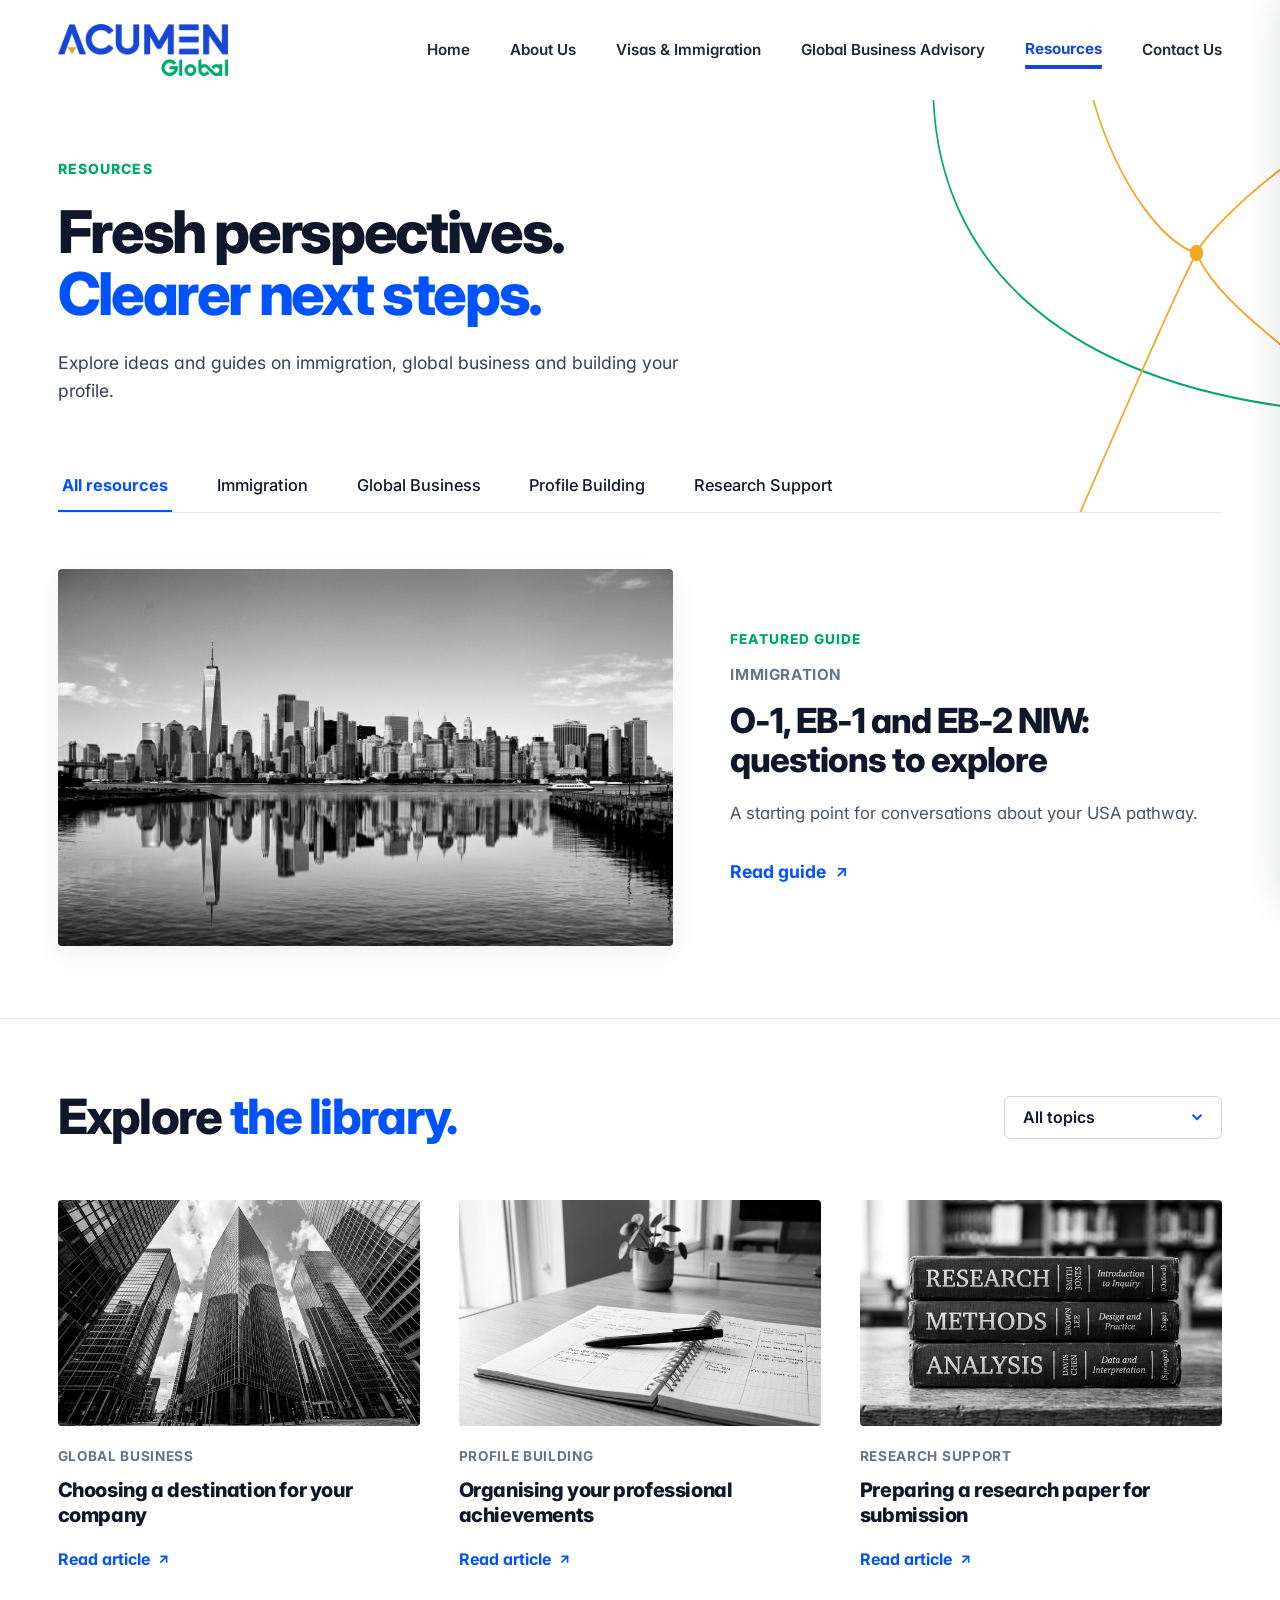
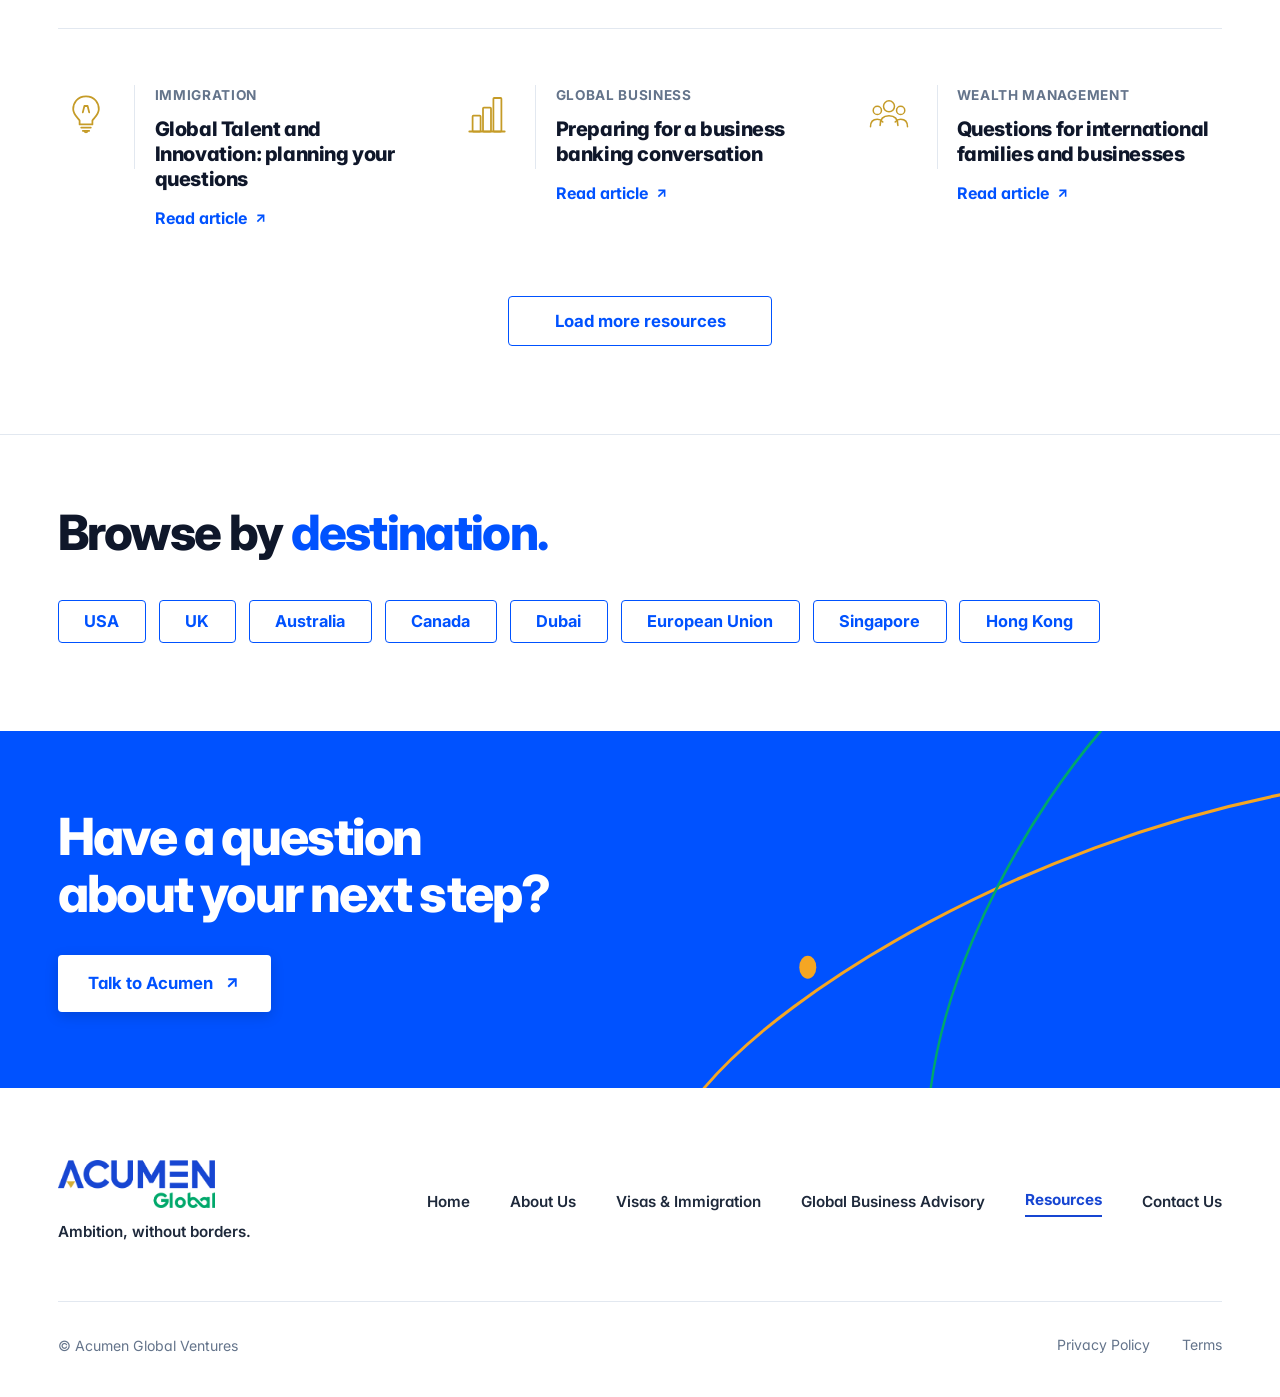
<file: resources.html>
<!DOCTYPE html>
<html lang="en">
<head>
  <meta charset="UTF-8">
  <meta name="viewport" content="width=device-width, initial-scale=1.0">
  <title>Resources &amp; Insights | ACUMEN Global - Fresh Perspectives, Clearer Next Steps</title>
  <meta name="description" content="Explore ideas, guides and research on global migration pathways, company setup, profile building, and wealth management.">
  <meta name="keywords" content="Acumen Global Resources, O-1 Visa Guide, EB-1 Guide, EB-2 NIW Guide, Global Business Advisory, Research Support, Profile Building">
  
  <!-- Favicon -->
  <link rel="icon" type="image/svg+xml" href="logo-primary-2026-09-17.png">
  
  <!-- Stylesheets -->
  <link rel="stylesheet" href="css/style.css?v=10">
  <link rel="stylesheet" href="css/components.css?v=10">
  <link rel="stylesheet" href="css/responsive.css?v=10">
</head>
<body>

  <!-- Main Navigation Header -->
  <header class="navbar">
    <div class="container nav-container">
      <a href="index.html" class="brand-logo" aria-label="Acumen Global Home">
        <img src="logo-primary-2026-09-17.png" alt="ACUMEN Global Logo" width="180" height="52">
      </a>

      <nav class="nav-menu" aria-label="Primary Navigation">
        <a href="index.html" class="nav-link">Home</a>
        <a href="about.html" class="nav-link">About Us</a>
        <a href="visas.html" class="nav-link">Visas &amp; Immigration</a>
        <a href="business.html" class="nav-link">Global Business Advisory</a>
        <a href="resources.html" class="nav-link active">Resources</a>
        <a href="contact.html" class="nav-link">Contact Us</a>
      </nav>

      <button class="mobile-toggle" aria-label="Open Mobile Menu">
        <svg viewBox="0 0 24 24" fill="none" stroke="currentColor" stroke-width="2"><line x1="3" y1="12" x2="21" y2="12"/><line x1="3" y1="6" x2="21" y2="6"/><line x1="3" y1="18" x2="21" y2="18"/></svg>
      </button>
    </div>
  </header>

  <!-- Mobile Navigation Drawer -->
  <div class="mobile-drawer-overlay"></div>
  <aside class="mobile-drawer" aria-label="Mobile Navigation Drawer">
    <div class="mobile-drawer-top">
      <div class="mobile-drawer-header">
        <img src="logo-primary-2026-09-17.png" alt="Acumen Global">
        <button class="mobile-drawer-close" aria-label="Close Menu">✕</button>
      </div>
      <nav class="mobile-nav-links">
        <a href="index.html" class="mobile-nav-link">
          <span>Home</span>
          <svg viewBox="0 0 24 24" fill="none" stroke="currentColor" stroke-width="2.5"><polyline points="9 18 15 12 9 6"/></svg>
        </a>
        <a href="about.html" class="mobile-nav-link">
          <span>About Us</span>
          <svg viewBox="0 0 24 24" fill="none" stroke="currentColor" stroke-width="2.5"><polyline points="9 18 15 12 9 6"/></svg>
        </a>
        <a href="visas.html" class="mobile-nav-link">
          <span>Visas &amp; Immigration</span>
          <svg viewBox="0 0 24 24" fill="none" stroke="currentColor" stroke-width="2.5"><polyline points="9 18 15 12 9 6"/></svg>
        </a>
        <a href="business.html" class="mobile-nav-link">
          <span>Global Business Advisory</span>
          <svg viewBox="0 0 24 24" fill="none" stroke="currentColor" stroke-width="2.5"><polyline points="9 18 15 12 9 6"/></svg>
        </a>
        <a href="resources.html" class="mobile-nav-link active">
          <span>Resources</span>
          <svg viewBox="0 0 24 24" fill="none" stroke="currentColor" stroke-width="2.5"><polyline points="9 18 15 12 9 6"/></svg>
        </a>
        <a href="contact.html" class="mobile-nav-link">
          <span>Contact Us</span>
          <svg viewBox="0 0 24 24" fill="none" stroke="currentColor" stroke-width="2.5"><polyline points="9 18 15 12 9 6"/></svg>
        </a>
      </nav>
    </div>
    <div class="mobile-drawer-bottom">
      <a href="visas.html#assessment" class="btn btn-outline btn-block">Check Eligibility</a>
      <button class="btn btn-primary btn-block" data-modal-target="modal-consultation">Book Consultation</button>
    </div>
  </aside>

  <!-- =========================================================================
       HERO SECTION: Resources
       ========================================================================= -->
  <section class="resources-hero">
    <!-- Top-Right Background Orbital Curves (Exact match to reference mockup) -->
    <svg class="resources-hero-arcs" viewBox="0 0 1000 500" fill="none" xmlns="http://www.w3.org/2000/svg" preserveAspectRatio="none">
      <!-- Emerald Green Sweeping Arc -->
      <path d="M 480 0 C 490 190, 660 330, 1000 370" stroke="#00A86B" stroke-width="2.5" stroke-linecap="round"/>
      <!-- Golden Orbit Arc 1 (Top edge to lower left) -->
      <path d="M 720 0 C 760 110, 830 175, 875 185 C 840 240, 770 370, 700 500" stroke="#F5A623" stroke-width="2.5" stroke-linecap="round"/>
      <!-- Golden Orbit Arc 2 (Right edge across node) -->
      <path d="M 1000 85 C 935 125, 885 168, 875 185 C 895 225, 955 265, 1000 295" stroke="#F5A623" stroke-width="2.5" stroke-linecap="round"/>
      <!-- Golden Node Dot at Arc Intersection -->
      <circle cx="875" cy="185" r="10" fill="#F5A623"/>
    </svg>

    <div class="container">
      <div class="resources-hero-content">
        <span class="resources-kicker">RESOURCES</span>
        <h1 class="resources-hero-title">
          <span class="hero-line">Fresh perspectives.</span>
          <span class="hero-line text-blue">Clearer next steps.</span>
        </h1>
        <p class="resources-hero-desc">
          Explore ideas and guides on immigration, global business and building your profile.
        </p>
      </div>

      <!-- Category Filter Tabs Navigation (Full Container Width Line) -->
      <div class="resources-filter-tabs">
        <button class="resources-tab-btn active" data-filter="all">All resources</button>
        <button class="resources-tab-btn" data-filter="immigration">Immigration</button>
        <button class="resources-tab-btn" data-filter="business">Global Business</button>
        <button class="resources-tab-btn" data-filter="profile">Profile Building</button>
        <button class="resources-tab-btn" data-filter="research">Research Support</button>
      </div>
    </div>
  </section>

  <!-- =========================================================================
       FEATURED GUIDE SECTION
       ========================================================================= -->
  <section class="resources-featured-section">
    <div class="container">
      <div class="resources-featured-card" data-category="immigration">
        
        <!-- Left: NYC Skyline Monochrome Photograph -->
        <div class="resources-featured-img-wrap">
          <img src="resources-featured-skyline.jpg" alt="Manhattan New York Skyline" class="resources-featured-img" width="750" height="450">
        </div>

        <!-- Right: Featured Guide Content -->
        <div class="resources-featured-content">
          <span class="featured-kicker">FEATURED GUIDE</span>
          <span class="featured-category">IMMIGRATION</span>
          <h2 class="featured-title">O-1, EB-1 and EB-2 NIW: questions to explore</h2>
          <p class="featured-desc">A starting point for conversations about your USA pathway.</p>
          <a href="#" data-modal-target="modal-consultation" class="featured-link">
            Read guide
            <svg viewBox="0 0 24 24" fill="none" stroke="currentColor" stroke-width="2.5"><line x1="7" y1="17" x2="17" y2="7"/><polyline points="7 7 17 7 17 17"/></svg>
          </a>
        </div>

      </div>
    </div>
  </section>

  <!-- =========================================================================
       EXPLORE THE LIBRARY SECTION
       ========================================================================= -->
  <section class="resources-library-section">
    <div class="container">
      
      <!-- Section Header with Topic Filter Dropdown -->
      <div class="resources-library-header">
        <h2 class="resources-library-title">
          Explore <span class="text-blue">the library.</span>
        </h2>
        
        <div class="resources-topic-select-wrap">
          <select class="resources-topic-select" id="topicSelectFilter" aria-label="Filter topics">
            <option value="all">All topics</option>
            <option value="immigration">Immigration</option>
            <option value="business">Global Business</option>
            <option value="profile">Profile Building</option>
            <option value="research">Research Support</option>
            <option value="wealth">Wealth Management</option>
          </select>
          <div class="resources-topic-chevron">
            <svg viewBox="0 0 24 24" fill="none" stroke="currentColor" stroke-width="2.5"><polyline points="6 9 12 15 18 9"/></svg>
          </div>
        </div>
      </div>

      <!-- Top Row: 3 Image Cards -->
      <div class="resources-cards-grid" id="resourcesCardsContainer">
        
        <!-- Card 1: Choosing a destination for your company -->
        <div class="resource-card" data-category="business" data-destination="usa uk dubai singapore hongkong canada australia eu">
          <div class="resource-card-img-wrap">
            <img src="resources-skyscrapers-angle.jpg" alt="Corporate Glass Skyscrapers" class="resource-card-img" width="400" height="250">
          </div>
          <span class="resource-card-cat">GLOBAL BUSINESS</span>
          <h3 class="resource-card-title">Choosing a destination for your company</h3>
          <a href="#" data-modal-target="modal-consultation" class="resource-card-link">
            Read article
            <svg viewBox="0 0 24 24" fill="none" stroke="currentColor" stroke-width="2.5"><line x1="7" y1="17" x2="17" y2="7"/><polyline points="7 7 17 7 17 17"/></svg>
          </a>
        </div>

        <!-- Card 2: Organising your professional achievements -->
        <div class="resource-card" data-category="profile" data-destination="usa uk australia canada eu singapore">
          <div class="resource-card-img-wrap">
            <img src="resources-desk-notebook.jpg" alt="Professional Career Portfolio Planner" class="resource-card-img" width="400" height="250">
          </div>
          <span class="resource-card-cat">PROFILE BUILDING</span>
          <h3 class="resource-card-title">Organising your professional achievements</h3>
          <a href="#" data-modal-target="modal-consultation" class="resource-card-link">
            Read article
            <svg viewBox="0 0 24 24" fill="none" stroke="currentColor" stroke-width="2.5"><line x1="7" y1="17" x2="17" y2="7"/><polyline points="7 7 17 7 17 17"/></svg>
          </a>
        </div>

        <!-- Card 3: Preparing a research paper for submission -->
        <div class="resource-card" data-category="research" data-destination="usa uk australia canada eu">
          <div class="resource-card-img-wrap">
            <img src="resources-research-books.jpg" alt="Academic Research Publications" class="resource-card-img" width="400" height="250">
          </div>
          <span class="resource-card-cat">RESEARCH SUPPORT</span>
          <h3 class="resource-card-title">Preparing a research paper for submission</h3>
          <a href="#" data-modal-target="modal-consultation" class="resource-card-link">
            Read article
            <svg viewBox="0 0 24 24" fill="none" stroke="currentColor" stroke-width="2.5"><line x1="7" y1="17" x2="17" y2="7"/><polyline points="7 7 17 7 17 17"/></svg>
          </a>
        </div>

      </div>

      <!-- Horizontal Divider -->
      <div class="resources-grid-divider"></div>

      <!-- Bottom Row: 3 Icon Cards -->
      <div class="resources-icon-cards-grid" id="resourcesIconCardsContainer">
        
        <!-- Card 4: Global Talent & Innovation -->
        <div class="resource-icon-card" data-category="immigration" data-destination="usa uk australia canada dubai eu singapore hongkong">
          <div class="resource-icon-wrap">
            <img src="icon-gold-lightbulb.svg" alt="Innovation Lightbulb Icon" class="resource-icon-svg" width="48" height="48">
          </div>
          <div class="resource-icon-divider"></div>
          <div class="resource-icon-content">
            <span class="resource-card-cat">IMMIGRATION</span>
            <h3 class="resource-card-title">Global Talent and Innovation: planning your questions</h3>
            <a href="#" data-modal-target="modal-consultation" class="resource-card-link">
              Read article
              <svg viewBox="0 0 24 24" fill="none" stroke="currentColor" stroke-width="2.5"><line x1="7" y1="17" x2="17" y2="7"/><polyline points="7 7 17 7 17 17"/></svg>
            </a>
          </div>
        </div>

        <!-- Card 5: Business Banking Conversation -->
        <div class="resource-icon-card" data-category="business" data-destination="usa uk dubai singapore hongkong canada australia eu">
          <div class="resource-icon-wrap">
            <img src="icon-gold-chart.svg" alt="Business Growth Chart Icon" class="resource-icon-svg" width="48" height="48">
          </div>
          <div class="resource-icon-divider"></div>
          <div class="resource-icon-content">
            <span class="resource-card-cat">GLOBAL BUSINESS</span>
            <h3 class="resource-card-title">Preparing for a business banking conversation</h3>
            <a href="#" data-modal-target="modal-consultation" class="resource-card-link">
              Read article
              <svg viewBox="0 0 24 24" fill="none" stroke="currentColor" stroke-width="2.5"><line x1="7" y1="17" x2="17" y2="7"/><polyline points="7 7 17 7 17 17"/></svg>
            </a>
          </div>
        </div>

        <!-- Card 6: Wealth Management for Families -->
        <div class="resource-icon-card" data-category="wealth" data-destination="usa uk dubai singapore hongkong eu canada australia">
          <div class="resource-icon-wrap">
            <img src="icon-gold-family.svg" alt="Family Wealth Icon" class="resource-icon-svg" width="48" height="48">
          </div>
          <div class="resource-icon-divider"></div>
          <div class="resource-icon-content">
            <span class="resource-card-cat">WEALTH MANAGEMENT</span>
            <h3 class="resource-card-title">Questions for international families and businesses</h3>
            <a href="#" data-modal-target="modal-consultation" class="resource-card-link">
              Read article
              <svg viewBox="0 0 24 24" fill="none" stroke="currentColor" stroke-width="2.5"><line x1="7" y1="17" x2="17" y2="7"/><polyline points="7 7 17 7 17 17"/></svg>
            </a>
          </div>
        </div>

      </div>

      <!-- Centered Load More Button -->
      <div class="resources-load-more-wrap">
        <button type="button" class="btn-load-more" id="btnLoadMore">Load more resources</button>
      </div>

    </div>
  </section>

  <!-- =========================================================================
       BROWSE BY DESTINATION SECTION
       ========================================================================= -->
  <section class="resources-destinations-section">
    <div class="container">
      
      <h2 class="resources-destinations-title">
        Browse by <span class="text-blue">destination.</span>
      </h2>

      <div class="resources-destination-pills">
        <button type="button" class="btn-dest-pill" data-dest="usa">USA</button>
        <button type="button" class="btn-dest-pill" data-dest="uk">UK</button>
        <button type="button" class="btn-dest-pill" data-dest="australia">Australia</button>
        <button type="button" class="btn-dest-pill" data-dest="canada">Canada</button>
        <button type="button" class="btn-dest-pill" data-dest="dubai">Dubai</button>
        <button type="button" class="btn-dest-pill" data-dest="eu">European Union</button>
        <button type="button" class="btn-dest-pill" data-dest="singapore">Singapore</button>
        <button type="button" class="btn-dest-pill" data-dest="hongkong">Hong Kong</button>
      </div>

    </div>
  </section>

  <!-- =========================================================================
       SECTION: BLUE CTA BANNER
       ========================================================================= -->
  <section class="section-cta-banner">
    <div class="cta-banner-arcs">
      <svg viewBox="0 0 650 280" fill="none" xmlns="http://www.w3.org/2000/svg" preserveAspectRatio="none">
        <!-- Golden Orbit Arc with Node Dot -->
        <path d="M 40 280 C 130 200, 380 90, 650 50" stroke="#F5A623" stroke-width="2.5" stroke-linecap="round" fill="none"/>
        <circle cx="150" cy="185" r="9" fill="#F5A623"/>
        <!-- Emerald Green Orbit Arc -->
        <path d="M 280 280 C 300 170, 390 60, 460 0" stroke="#00A86B" stroke-width="2.5" stroke-linecap="round" fill="none"/>
      </svg>
    </div>

    <div class="container">
      <div class="cta-banner-content">
        <h2 class="cta-banner-heading">
          Have a question<br>
          about your next step?
        </h2>
        <a href="#" data-modal-target="modal-consultation" class="btn-cta-white">
          Talk to Acumen
          <svg viewBox="0 0 24 24" fill="none" stroke="currentColor" stroke-width="2.5"><line x1="7" y1="17" x2="17" y2="7"/><polyline points="7 7 17 7 17 17"/></svg>
        </a>
      </div>
    </div>
  </section>

  <!-- =========================================================================
       SITE FOOTER (EXACT MATCHING DESIGN)
       ========================================================================= -->
  <footer class="site-footer-exact">
    <div class="container">
      
      <!-- Top Row: Logo & Navigation Links -->
      <div class="footer-exact-top">
        <div class="footer-exact-brand">
          <a href="index.html" class="footer-exact-logo" aria-label="Acumen Global Home">
            <img src="logo-primary-2026-09-17.png" alt="ACUMEN Global Logo" width="165" height="48">
          </a>
          <p class="footer-exact-tagline">Ambition, without borders.</p>
        </div>

        <nav class="footer-exact-nav" aria-label="Footer Navigation">
          <a href="index.html">Home</a>
          <a href="about.html">About Us</a>
          <a href="visas.html">Visas &amp; Immigration</a>
          <a href="business.html">Global Business Advisory</a>
          <a href="resources.html" class="active">Resources</a>
          <a href="contact.html">Contact Us</a>
        </nav>
      </div>

      <!-- Divider Line -->
      <div class="footer-exact-divider"></div>

      <!-- Bottom Row: Copyright & Legal -->
      <div class="footer-exact-bottom">
        <p class="footer-exact-copy">&copy; Acumen Global Ventures</p>
        <div class="footer-exact-links">
          <a href="#">Privacy Policy</a>
          <a href="#">Terms</a>
        </div>
      </div>

    </div>
  </footer>

  <!-- CONSULTATION MODAL -->
  <div class="modal-overlay" id="modal-consultation" aria-hidden="true">
    <div class="modal-container">
      <button class="modal-close-btn" aria-label="Close modal">
        <svg viewBox="0 0 24 24" fill="none" stroke="currentColor" stroke-width="2.5"><line x1="18" y1="6" x2="6" y2="18"/><line x1="6" y1="6" x2="18" y2="18"/></svg>
      </button>

      <span class="section-subtitle">STRATEGY &amp; INSIGHTS</span>
      <h3 style="margin-bottom: 0.5rem; font-family: var(--font-heading); font-size: 1.6rem; font-weight: 800;">Talk to an Acumen Specialist</h3>
      <p style="margin-bottom: 1.5rem; font-size: 0.95rem; color: var(--color-text-muted);">Request personalized guidance on talent visas, corporate establishment, banking, or wealth structuring.</p>

      <form class="inquiry-form">
        <div class="form-row">
          <div class="form-group">
            <label>Full Name <span class="required">*</span></label>
            <input type="text" class="form-control" placeholder="Jane Smith" required>
          </div>
          <div class="form-group">
            <label>Email Address <span class="required">*</span></label>
            <input type="email" class="form-control" placeholder="jane@example.com" required>
          </div>
        </div>

        <div class="form-row">
          <div class="form-group">
            <label>Phone / WhatsApp <span class="required">*</span></label>
            <input type="tel" class="form-control" placeholder="+1 (555) 000-0000" required>
          </div>
          <div class="form-group">
            <label>Primary Topic of Interest <span class="required">*</span></label>
            <select class="form-select" required>
              <option value="visas" selected>Talent &amp; Innovation Visas (O-1 / EB-1 / EB-2 NIW)</option>
              <option value="incorporation">Global Business Advisory &amp; Setup</option>
              <option value="banking">Business Banking Guidance</option>
              <option value="research">Profile Building &amp; Research Support</option>
              <option value="wealth">International Wealth Management</option>
            </select>
          </div>
        </div>

        <div class="form-group">
          <label>Target Destination or Jurisdiction</label>
          <input type="text" class="form-control" placeholder="e.g. USA, UK, Australia, Dubai, Singapore, EU" value="United States">
        </div>

        <div class="form-group">
          <label>Summary of Your Question or Goal</label>
          <textarea class="form-control" rows="3" placeholder="Briefly describe what you would like to explore..."></textarea>
        </div>

        <button type="submit" class="btn btn-primary btn-block btn-lg" style="margin-top: 0.5rem;">Confirm &amp; Speak to an Advisor</button>
      </form>
    </div>
  </div>

  <!-- Scripts -->
  <script src="js/main.js"></script>
  <script>
    // Interactive Resources Filtering Logic
    document.addEventListener('DOMContentLoaded', () => {
      const tabButtons = document.querySelectorAll('.resources-tab-btn');
      const topicSelect = document.getElementById('topicSelectFilter');
      const destButtons = document.querySelectorAll('.btn-dest-pill');
      const cards = document.querySelectorAll('.resource-card, .resource-icon-card');
      const featuredCard = document.querySelector('.resources-featured-card');

      function filterResources() {
        const activeTab = document.querySelector('.resources-tab-btn.active');
        const tabCategory = activeTab ? activeTab.getAttribute('data-filter') : 'all';
        const selectCategory = topicSelect ? topicSelect.value : 'all';
        const activeDestBtn = document.querySelector('.btn-dest-pill.active');
        const activeDest = activeDestBtn ? activeDestBtn.getAttribute('data-dest') : '';

        // Priority category: dropdown if modified, otherwise tab
        const filterCat = selectCategory !== 'all' ? selectCategory : tabCategory;

        cards.forEach(card => {
          const cardCat = card.getAttribute('data-category') || '';
          const cardDest = card.getAttribute('data-destination') || '';

          const matchesCategory = filterCat === 'all' || cardCat === filterCat;
          const matchesDest = !activeDest || cardDest.includes(activeDest);

          if (matchesCategory && matchesDest) {
            card.style.display = card.classList.contains('resource-icon-card') ? 'flex' : 'flex';
          } else {
            card.style.display = 'none';
          }
        });

        // Featured card visibility
        if (featuredCard) {
          const featCat = featuredCard.getAttribute('data-category');
          const matchesCategory = filterCat === 'all' || filterCat === featCat;
          const matchesDest = !activeDest || activeDest === 'usa';

          if (matchesCategory && matchesDest) {
            featuredCard.parentElement.parentElement.style.display = 'block';
          } else {
            featuredCard.parentElement.parentElement.style.display = 'none';
          }
        }
      }

      // Tab click events
      tabButtons.forEach(btn => {
        btn.addEventListener('click', () => {
          tabButtons.forEach(b => b.classList.remove('active'));
          btn.classList.add('active');
          if (topicSelect) topicSelect.value = btn.getAttribute('data-filter');
          filterResources();
        });
      });

      // Dropdown select change
      if (topicSelect) {
        topicSelect.addEventListener('change', () => {
          tabButtons.forEach(b => {
            if (b.getAttribute('data-filter') === topicSelect.value) {
              b.classList.add('active');
            } else {
              b.classList.remove('active');
            }
          });
          filterResources();
        });
      }

      // Destination pill buttons (toggleable)
      destButtons.forEach(btn => {
        btn.addEventListener('click', (e) => {
          e.preventDefault();
          if (btn.classList.contains('active')) {
            btn.classList.remove('active');
          } else {
            destButtons.forEach(b => b.classList.remove('active'));
            btn.classList.add('active');
          }
          filterResources();
        });
      });

      // Load more button demo
      const loadMoreBtn = document.getElementById('btnLoadMore');
      if (loadMoreBtn) {
        loadMoreBtn.addEventListener('click', () => {
          loadMoreBtn.textContent = 'All resources loaded';
          loadMoreBtn.disabled = true;
          loadMoreBtn.style.opacity = '0.6';
        });
      }
    });
  </script>
</body>
</html>
</file>
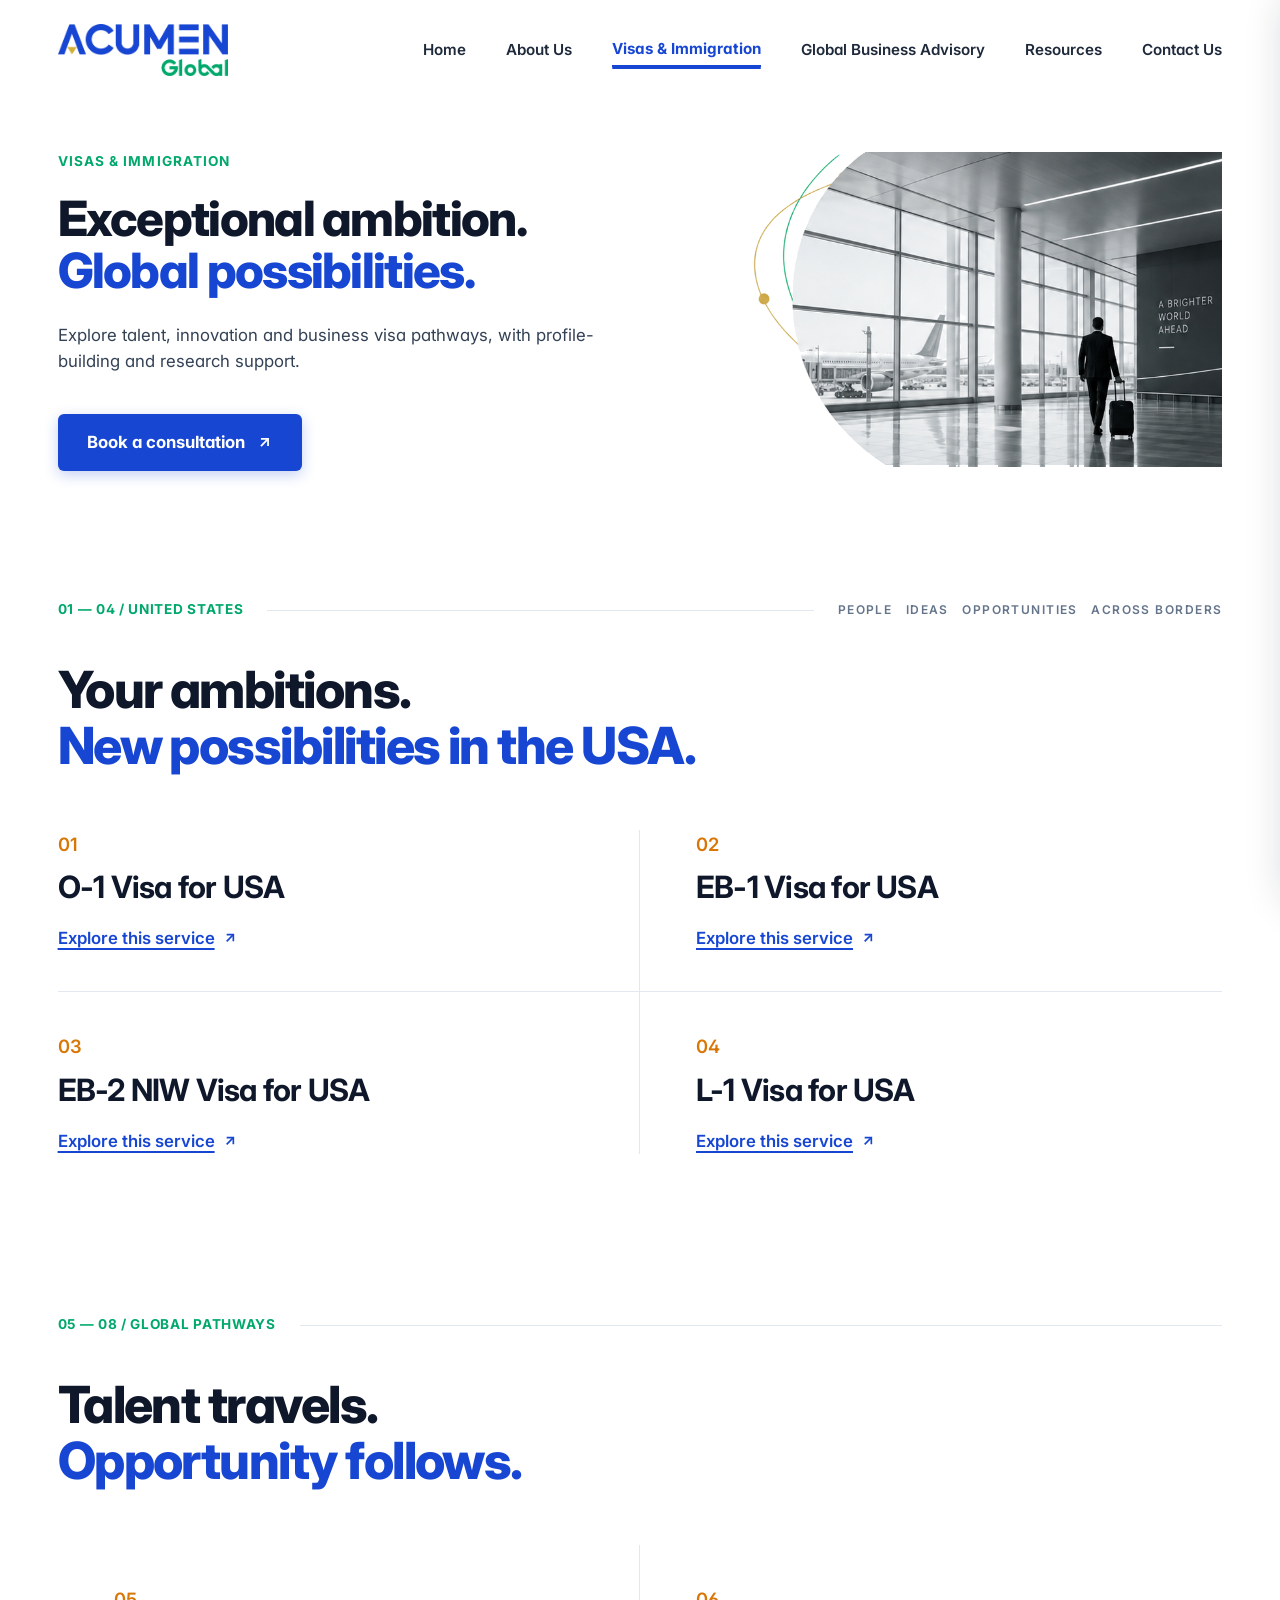
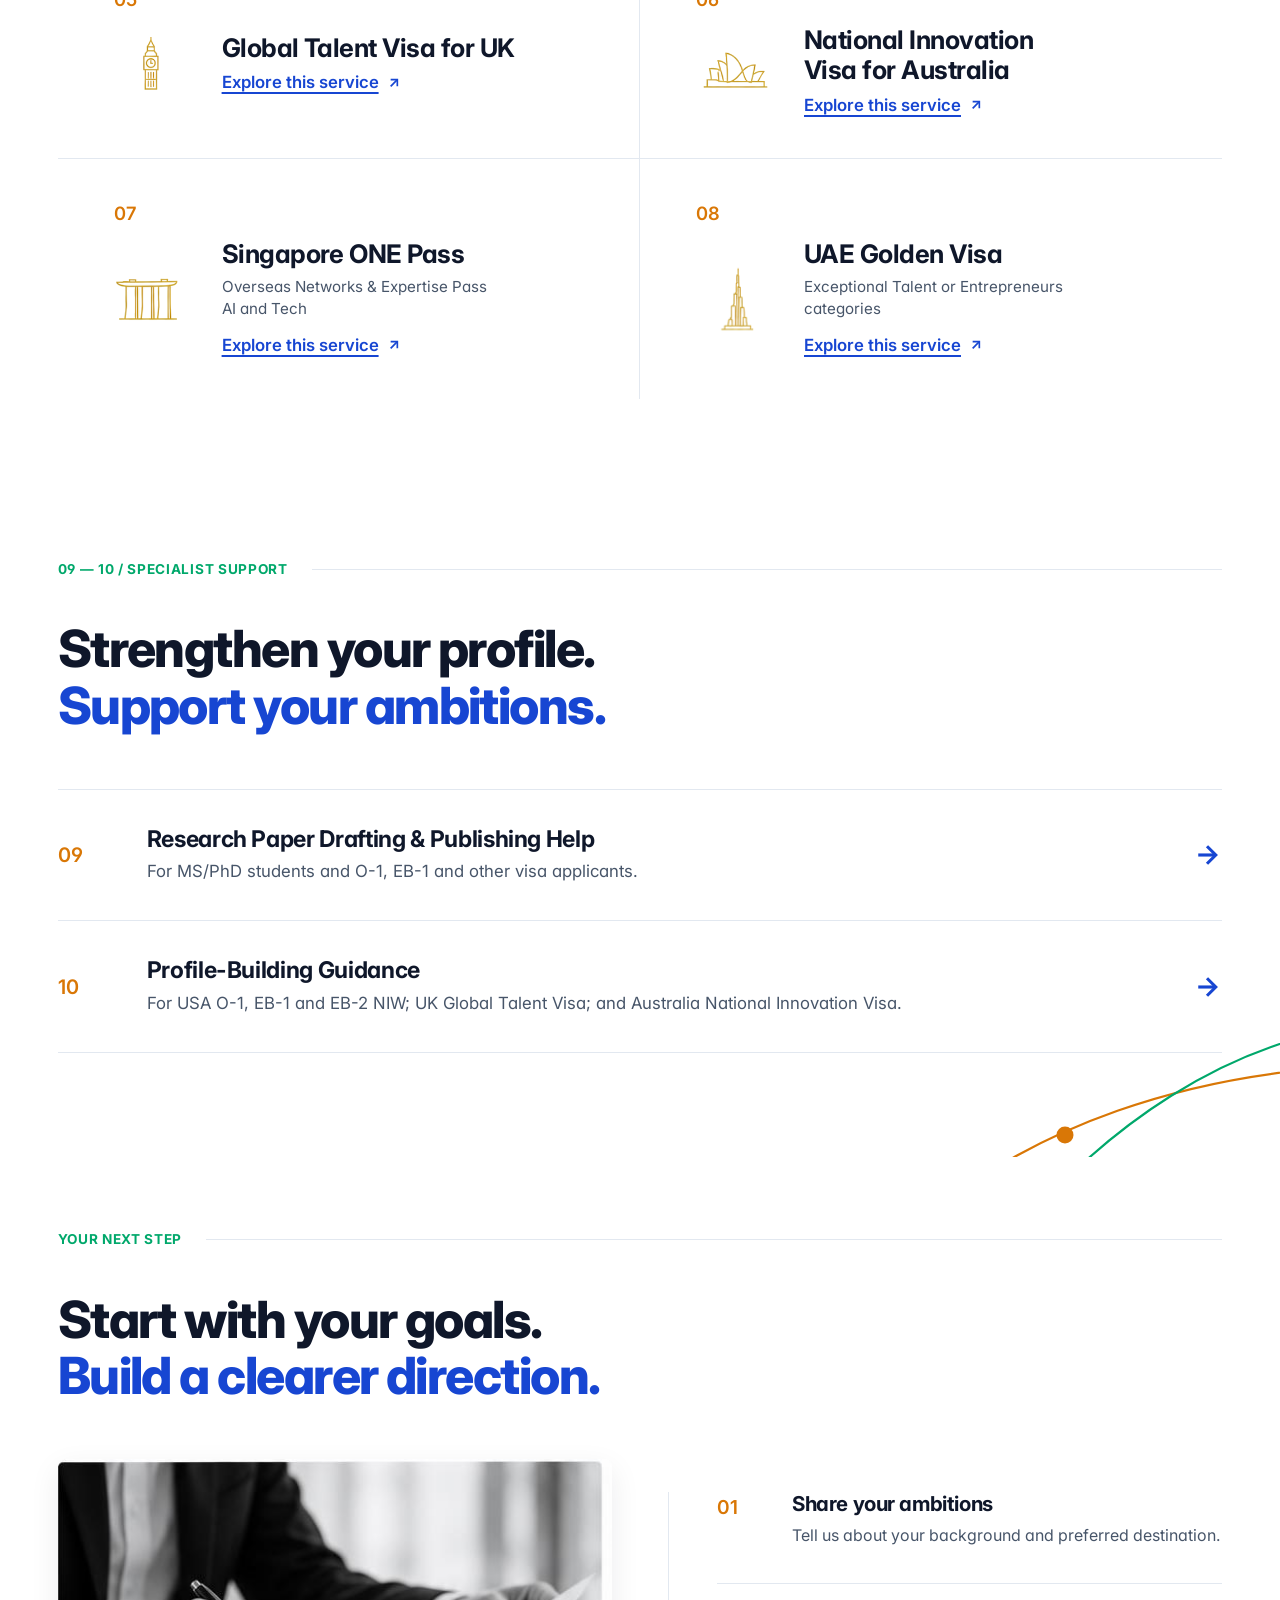
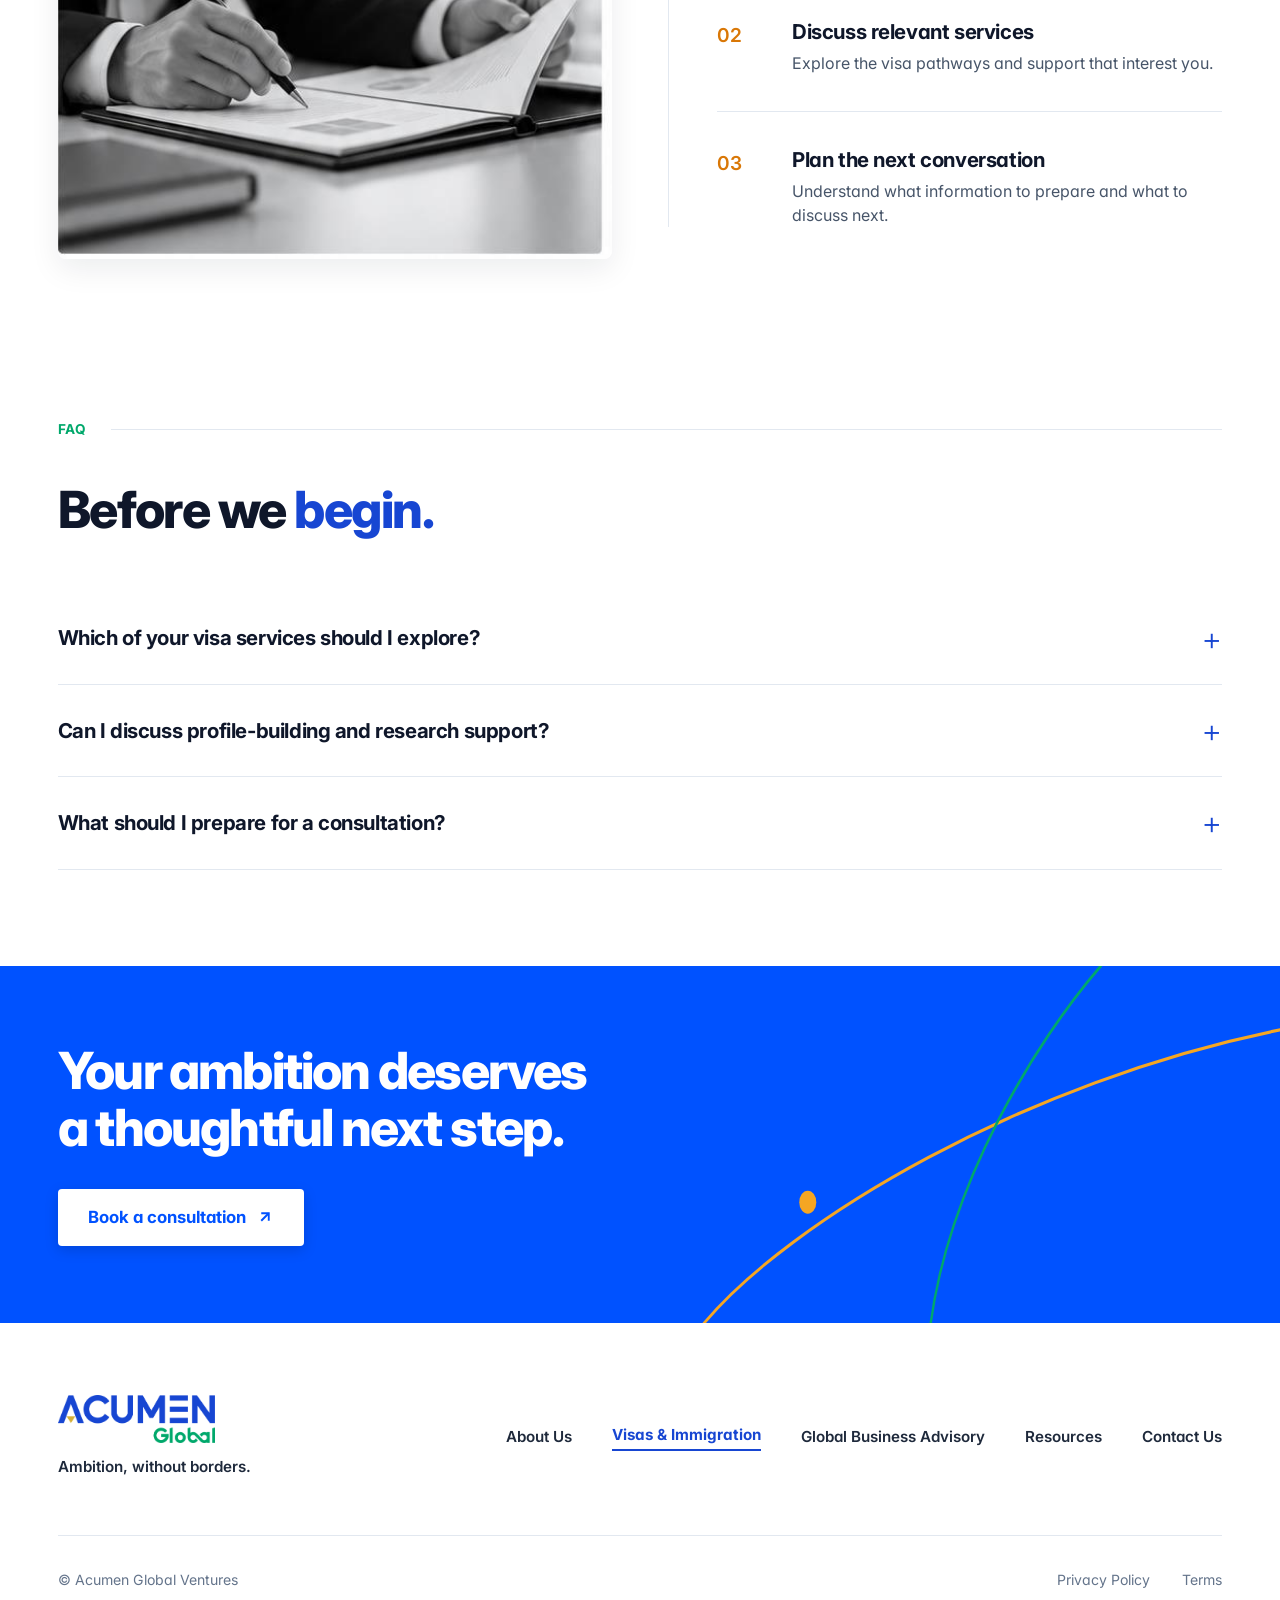
<file: visas.html>
<!DOCTYPE html>
<html lang="en">
<head>
  <meta charset="UTF-8">
  <meta name="viewport" content="width=device-width, initial-scale=1.0">
  <title>Visas & Immigration | ACUMEN Global - Talent, Innovation & Business Pathways</title>
  <meta name="description" content="Explore talent, innovation and business visa pathways, with profile-building and research support. O-1, EB-1, EB-2 NIW, L-1, and global migration solutions.">
  <meta name="keywords" content="Visas & Immigration, O-1 visa, EB-1 visa, EB-2 NIW, L-1 visa, Acumen Global, talent visas, business migration">
  
  <!-- Favicon -->
  <link rel="icon" type="image/svg+xml" href="logo-primary-2026-09-17.png">
  
  <!-- Stylesheets -->
  <link rel="stylesheet" href="css/style.css?v=4">
  <link rel="stylesheet" href="css/components.css?v=4">
  <link rel="stylesheet" href="css/responsive.css?v=4">
</head>
<body>

  <!-- Main Navigation Header -->
  <header class="navbar">
    <div class="container nav-container">
      <a href="index.html" class="brand-logo" aria-label="Acumen Global Home">
        <img src="logo-primary-2026-09-17.png" alt="ACUMEN Global Logo" width="180" height="52">
      </a>

      <nav class="nav-menu" aria-label="Primary Navigation">
        <a href="index.html" class="nav-link">Home</a>
        <a href="about.html" class="nav-link">About Us</a>
        <a href="visas.html" class="nav-link active">Visas & Immigration</a>
        <a href="business.html" class="nav-link">Global Business Advisory</a>
        <a href="resources.html" class="nav-link">Resources</a>
        <a href="contact.html" class="nav-link">Contact Us</a>
      </nav>

      <button class="mobile-toggle" aria-label="Open Mobile Menu">
        <svg viewBox="0 0 24 24" fill="none" stroke="currentColor" stroke-width="2"><line x1="3" y1="12" x2="21" y2="12"/><line x1="3" y1="6" x2="21" y2="6"/><line x1="3" y1="18" x2="21" y2="18"/></svg>
      </button>
    </div>
  </header>

  <!-- Mobile Navigation Drawer -->
  <div class="mobile-drawer-overlay"></div>
  <aside class="mobile-drawer" aria-label="Mobile Navigation Drawer">
    <div class="mobile-drawer-top">
      <div class="mobile-drawer-header">
        <img src="logo-primary-2026-09-17.png" alt="Acumen Global">
        <button class="mobile-drawer-close" aria-label="Close Menu">✕</button>
      </div>
      <nav class="mobile-nav-links">
        <a href="index.html" class="mobile-nav-link">
          <span>Home</span>
          <svg viewBox="0 0 24 24" fill="none" stroke="currentColor" stroke-width="2.5"><polyline points="9 18 15 12 9 6"/></svg>
        </a>
        <a href="about.html" class="mobile-nav-link">
          <span>About Us</span>
          <svg viewBox="0 0 24 24" fill="none" stroke="currentColor" stroke-width="2.5"><polyline points="9 18 15 12 9 6"/></svg>
        </a>
        <a href="visas.html" class="mobile-nav-link active">
          <span>Visas &amp; Immigration</span>
          <svg viewBox="0 0 24 24" fill="none" stroke="currentColor" stroke-width="2.5"><polyline points="9 18 15 12 9 6"/></svg>
        </a>
        <a href="business.html" class="mobile-nav-link">
          <span>Global Business Advisory</span>
          <svg viewBox="0 0 24 24" fill="none" stroke="currentColor" stroke-width="2.5"><polyline points="9 18 15 12 9 6"/></svg>
        </a>
        <a href="resources.html" class="mobile-nav-link">
          <span>Resources</span>
          <svg viewBox="0 0 24 24" fill="none" stroke="currentColor" stroke-width="2.5"><polyline points="9 18 15 12 9 6"/></svg>
        </a>
        <a href="contact.html" class="mobile-nav-link">
          <span>Contact Us</span>
          <svg viewBox="0 0 24 24" fill="none" stroke="currentColor" stroke-width="2.5"><polyline points="9 18 15 12 9 6"/></svg>
        </a>
      </nav>
    </div>
    <div class="mobile-drawer-bottom">
      <a href="visas.html#assessment" class="btn btn-outline btn-block">Check Eligibility</a>
      <button class="btn btn-primary btn-block" data-modal-target="modal-consultation">Book Consultation</button>
    </div>
  </aside>

  <!-- =========================================================================
       HERO SECTION: Visas & Immigration
       ========================================================================= -->
  <section class="visas-hero">
    <div class="container">
      <div class="visas-hero-grid">
        
        <!-- Left Content -->
        <div class="visas-hero-content">
          <span class="visas-hero-kicker">VISAS &amp; IMMIGRATION</span>
          <h1 class="visas-hero-title">
            <span class="hero-line">Exceptional ambition.</span>
            <span class="hero-line text-blue">Global possibilities.</span>
          </h1>
          <p class="visas-hero-desc">
            Explore talent, innovation and business visa pathways, with profile-building and research support.
          </p>
          <a href="#" data-modal-target="modal-consultation" class="btn-visas-hero">
            Book a consultation
            <svg viewBox="0 0 24 24" fill="none" stroke="currentColor" stroke-width="2.5"><line x1="7" y1="17" x2="17" y2="7"/><polyline points="7 7 17 7 17 17"/></svg>
          </a>
        </div>

        <!-- Right Visual Graphic -->
        <div class="visas-hero-visual-wrap">
          <img src="visas-hero-visual.png?v=3" alt="Visas & Immigration Terminal Graphic" class="visas-hero-img" width="823" height="482">
        </div>

      </div>
    </div>
  </section>

  <!-- =========================================================================
       SECTION 01 — 04: UNITED STATES
       ========================================================================= -->
  <section class="visas-usa-section">
    <div class="container">
      
      <!-- Top Section Bar -->
      <div class="visas-section-header">
        <span class="visas-section-tag">01 — 04 / UNITED STATES</span>
        <div class="visas-section-header-line"></div>
        <span class="visas-section-header-sub">PEOPLE &nbsp; IDEAS &nbsp; OPPORTUNITIES &nbsp; ACROSS BORDERS</span>
      </div>

      <!-- Section Headline -->
      <h2 class="visas-usa-heading">
        Your ambitions.<br>
        <span class="text-blue">New possibilities in the USA.</span>
      </h2>

      <!-- 2x2 Services Grid -->
      <div class="visas-grid-2x2">
        
        <!-- 01 / O-1 Visa -->
        <div class="visa-service-card visa-card-c1r1">
          <span class="visa-card-num">01</span>
          <h3 class="visa-card-title">O-1 Visa for USA</h3>
          <a href="#" data-modal-target="modal-consultation" class="visa-card-link">
            Explore this service
            <svg viewBox="0 0 24 24" fill="none" stroke="currentColor" stroke-width="2.5"><line x1="7" y1="17" x2="17" y2="7"/><polyline points="7 7 17 7 17 17"/></svg>
          </a>
        </div>

        <!-- 02 / EB-1 Visa -->
        <div class="visa-service-card visa-card-c2r1">
          <span class="visa-card-num">02</span>
          <h3 class="visa-card-title">EB-1 Visa for USA</h3>
          <a href="#" data-modal-target="modal-consultation" class="visa-card-link">
            Explore this service
            <svg viewBox="0 0 24 24" fill="none" stroke="currentColor" stroke-width="2.5"><line x1="7" y1="17" x2="17" y2="7"/><polyline points="7 7 17 7 17 17"/></svg>
          </a>
        </div>

        <!-- 03 / EB-2 NIW Visa -->
        <div class="visa-service-card visa-card-c1r2">
          <span class="visa-card-num">03</span>
          <h3 class="visa-card-title">EB-2 NIW Visa for USA</h3>
          <a href="#" data-modal-target="modal-consultation" class="visa-card-link">
            Explore this service
            <svg viewBox="0 0 24 24" fill="none" stroke="currentColor" stroke-width="2.5"><line x1="7" y1="17" x2="17" y2="7"/><polyline points="7 7 17 7 17 17"/></svg>
          </a>
        </div>

        <!-- 04 / L-1 Visa -->
        <div class="visa-service-card visa-card-c2r2">
          <span class="visa-card-num">04</span>
          <h3 class="visa-card-title">L-1 Visa for USA</h3>
          <a href="#" data-modal-target="modal-consultation" class="visa-card-link">
            Explore this service
            <svg viewBox="0 0 24 24" fill="none" stroke="currentColor" stroke-width="2.5"><line x1="7" y1="17" x2="17" y2="7"/><polyline points="7 7 17 7 17 17"/></svg>
          </a>
        </div>

      </div>

    </div>
  </section>

  <!-- =========================================================================
       SECTION 05 — 08: GLOBAL PATHWAYS
       ========================================================================= -->
  <section class="visas-global-section">
    <div class="container">
      
      <!-- Top Section Bar -->
      <div class="visas-section-header">
        <span class="visas-section-tag">05 — 08 / GLOBAL PATHWAYS</span>
        <div class="visas-section-header-line"></div>
      </div>

      <!-- Section Headline -->
      <h2 class="visas-global-heading">
        Talent travels.<br>
        <span class="text-blue">Opportunity follows.</span>
      </h2>

      <!-- 2x2 Pathways Grid -->
      <div class="visas-grid-2x2">
        
        <!-- 05 / Global Talent Visa for UK -->
        <div class="visas-pathway-card visa-card-c1r1">
          <span class="visa-card-num">05</span>
          <div class="visas-pathway-card-inner">
            <img src="landmark-big-ben.png" alt="Big Ben UK Icon" class="visas-landmark-icon" width="80" height="80">
            <div class="visas-pathway-info">
              <h3 class="visas-pathway-title">Global Talent Visa for UK</h3>
              <a href="#" data-modal-target="modal-consultation" class="visa-card-link">
                Explore this service
                <svg viewBox="0 0 24 24" fill="none" stroke="currentColor" stroke-width="2.5"><line x1="7" y1="17" x2="17" y2="7"/><polyline points="7 7 17 7 17 17"/></svg>
              </a>
            </div>
          </div>
        </div>

        <!-- 06 / National Innovation Visa for Australia -->
        <div class="visas-pathway-card visa-card-c2r1">
          <span class="visa-card-num">06</span>
          <div class="visas-pathway-card-inner">
            <img src="landmark-sydney-opera.png" alt="Sydney Opera House Australia Icon" class="visas-landmark-icon" width="80" height="80">
            <div class="visas-pathway-info">
              <h3 class="visas-pathway-title">National Innovation<br>Visa for Australia</h3>
              <a href="#" data-modal-target="modal-consultation" class="visa-card-link">
                Explore this service
                <svg viewBox="0 0 24 24" fill="none" stroke="currentColor" stroke-width="2.5"><line x1="7" y1="17" x2="17" y2="7"/><polyline points="7 7 17 7 17 17"/></svg>
              </a>
            </div>
          </div>
        </div>

        <!-- 07 / Singapore ONE Pass -->
        <div class="visas-pathway-card visa-card-c1r2">
          <span class="visa-card-num">07</span>
          <div class="visas-pathway-card-inner">
            <img src="landmark-marina-bay.png" alt="Marina Bay Sands Singapore Icon" class="visas-landmark-icon" width="80" height="80">
            <div class="visas-pathway-info">
              <h3 class="visas-pathway-title">Singapore ONE Pass</h3>
              <p class="visas-pathway-sub">Overseas Networks &amp; Expertise Pass<br>AI and Tech</p>
              <a href="#" data-modal-target="modal-consultation" class="visa-card-link">
                Explore this service
                <svg viewBox="0 0 24 24" fill="none" stroke="currentColor" stroke-width="2.5"><line x1="7" y1="17" x2="17" y2="7"/><polyline points="7 7 17 7 17 17"/></svg>
              </a>
            </div>
          </div>
        </div>

        <!-- 08 / UAE Golden Visa -->
        <div class="visas-pathway-card visa-card-c2r2">
          <span class="visa-card-num">08</span>
          <div class="visas-pathway-card-inner">
            <img src="landmark-burj-khalifa.png" alt="Burj Khalifa UAE Icon" class="visas-landmark-icon" width="80" height="80">
            <div class="visas-pathway-info">
              <h3 class="visas-pathway-title">UAE Golden Visa</h3>
              <p class="visas-pathway-sub">Exceptional Talent or Entrepreneurs<br>categories</p>
              <a href="#" data-modal-target="modal-consultation" class="visa-card-link">
                Explore this service
                <svg viewBox="0 0 24 24" fill="none" stroke="currentColor" stroke-width="2.5"><line x1="7" y1="17" x2="17" y2="7"/><polyline points="7 7 17 7 17 17"/></svg>
              </a>
            </div>
          </div>
        </div>

      </div>

    </div>
  </section>

  <!-- =========================================================================
       SECTION 09 — 10: SPECIALIST SUPPORT
       ========================================================================= -->
  <section class="visas-support-section">
    <div class="container">
      
      <!-- Top Section Bar -->
      <div class="visas-section-header">
        <span class="visas-section-tag">09 — 10 / SPECIALIST SUPPORT</span>
        <div class="visas-section-header-line"></div>
      </div>

      <!-- Section Headline -->
      <h2 class="visas-support-heading">
        Strengthen your profile.<br>
        <span class="text-blue">Support your ambitions.</span>
      </h2>

      <!-- Support List -->
      <div class="visas-support-list">
        
        <!-- 09 / Research Paper Drafting -->
        <a href="#" data-modal-target="modal-consultation" class="visas-support-row">
          <span class="visas-support-num">09</span>
          <div class="visas-support-info">
            <h3>Research Paper Drafting &amp; Publishing Help</h3>
            <p>For MS/PhD students and O-1, EB-1 and other visa applicants.</p>
          </div>
          <div class="visas-support-arrow">
            <svg viewBox="0 0 24 24" fill="none" stroke="currentColor" stroke-width="2.5"><line x1="5" y1="12" x2="19" y2="12"/><polyline points="12 5 19 12 12 19"/></svg>
          </div>
        </a>

        <!-- 10 / Profile-Building Guidance -->
        <a href="#" data-modal-target="modal-consultation" class="visas-support-row">
          <span class="visas-support-num">10</span>
          <div class="visas-support-info">
            <h3>Profile-Building Guidance</h3>
            <p>For USA O-1, EB-1 and EB-2 NIW; UK Global Talent Visa; and Australia National Innovation Visa.</p>
          </div>
          <div class="visas-support-arrow">
            <svg viewBox="0 0 24 24" fill="none" stroke="currentColor" stroke-width="2.5"><line x1="5" y1="12" x2="19" y2="12"/><polyline points="12 5 19 12 12 19"/></svg>
          </div>
        </a>

      </div>

    </div>

    <!-- Decorative Curves at Bottom Right -->
    <svg class="visas-support-decor" viewBox="0 0 320 240" fill="none" xmlns="http://www.w3.org/2000/svg" aria-hidden="true">
      <path d="M-40 260 C 60 180, 200 130, 360 120" stroke="#D97706" stroke-width="2.2" stroke-linecap="round"/>
      <path d="M50 270 C 130 180, 240 100, 370 80" stroke="#00A86B" stroke-width="2.2" stroke-linecap="round"/>
      <circle cx="85" cy="188" r="8.5" fill="#D97706"/>
    </svg>
  </section>

  <!-- =========================================================================
       SECTION: YOUR NEXT STEP
       ========================================================================= -->
  <section class="visas-nextstep-section">
    <div class="container">
      
      <!-- Top Section Bar -->
      <div class="visas-section-header">
        <span class="visas-section-tag">YOUR NEXT STEP</span>
        <div class="visas-section-header-line"></div>
      </div>

      <!-- Section Headline -->
      <h2 class="visas-nextstep-heading">
        Start with your goals.<br>
        <span class="text-blue">Build a clearer direction.</span>
      </h2>

      <!-- Two-Column Layout -->
      <div class="visas-nextstep-grid">
        
        <!-- Left Image -->
        <div class="visas-nextstep-img-wrap">
          <img src="visas-nextstep-image.jpg" alt="Reviewing strategy and visa agreement documents" class="visas-nextstep-img" width="538" height="388">
        </div>

        <!-- Right 3-Step Process -->
        <div class="visas-nextstep-steps">
          
          <!-- Step 01 -->
          <div class="visas-nextstep-item">
            <span class="visas-nextstep-num">01</span>
            <div class="visas-nextstep-info">
              <h3>Share your ambitions</h3>
              <p>Tell us about your background and preferred destination.</p>
            </div>
          </div>

          <!-- Step 02 -->
          <div class="visas-nextstep-item">
            <span class="visas-nextstep-num">02</span>
            <div class="visas-nextstep-info">
              <h3>Discuss relevant services</h3>
              <p>Explore the visa pathways and support that interest you.</p>
            </div>
          </div>

          <!-- Step 03 -->
          <div class="visas-nextstep-item">
            <span class="visas-nextstep-num">03</span>
            <div class="visas-nextstep-info">
              <h3>Plan the next conversation</h3>
              <p>Understand what information to prepare and what to discuss next.</p>
            </div>
          </div>

        </div>

      </div>

    </div>
  </section>

  <!-- =========================================================================
       SECTION: FAQ
       ========================================================================= -->
  <section class="visas-faq-section">
    <div class="container">
      
      <!-- Top Section Bar -->
      <div class="visas-section-header">
        <span class="visas-section-tag">FAQ</span>
        <div class="visas-section-header-line"></div>
      </div>

      <!-- Section Headline -->
      <h2 class="visas-faq-heading">
        Before we <span class="text-blue">begin.</span>
      </h2>

      <!-- FAQ Accordion List -->
      <div class="visas-faq-list">
        
        <!-- FAQ 1 -->
        <div class="visas-faq-item">
          <button class="visas-faq-question" type="button" aria-expanded="false">
            <h3>Which of your visa services should I explore?</h3>
            <span class="visas-faq-icon">+</span>
          </button>
          <div class="visas-faq-answer">
            <p>Our advisory team evaluates your professional background, extraordinary achievements, corporate affiliations, and destination preferences. We guide you across key talent routes such as US O-1, EB-1, EB-2 NIW, UK Global Talent, Australia National Innovation, Singapore ONE Pass, and UAE Golden Visas to pinpoint the fastest and highest-probability pathway.</p>
          </div>
        </div>

        <!-- FAQ 2 -->
        <div class="visas-faq-item">
          <button class="visas-faq-question" type="button" aria-expanded="false">
            <h3>Can I discuss profile-building and research support?</h3>
            <span class="visas-faq-icon">+</span>
          </button>
          <div class="visas-faq-answer">
            <p>Yes. For academics, researchers, and technical founders applying for EB-1, EB-2 NIW, or Global Talent visas, our specialist research division assists with publication strategies, peer-review invitations, media citations, and technical drafting to satisfy stringent regulatory criteria.</p>
          </div>
        </div>

        <!-- FAQ 3 -->
        <div class="visas-faq-item">
          <button class="visas-faq-question" type="button" aria-expanded="false">
            <h3>What should I prepare for a consultation?</h3>
            <span class="visas-faq-icon">+</span>
          </button>
          <div class="visas-faq-answer">
            <p>To ensure a highly actionable confidential session, please share an updated CV or LinkedIn profile, an outline of your primary achievements or patents, your target jurisdictions, and any previous immigration filings or timelines.</p>
          </div>
        </div>

      </div>

    </div>
  </section>

  <!-- =========================================================================
       SECTION: BLUE CTA BANNER
       ========================================================================= -->
  <section class="section-cta-banner">
    <div class="cta-banner-arcs">
      <svg viewBox="0 0 650 280" fill="none" xmlns="http://www.w3.org/2000/svg" preserveAspectRatio="none">
        <!-- Golden Orbit Arc with Node Dot exactly on the curve -->
        <path d="M 40 280 C 130 200, 380 90, 650 50" stroke="#F5A623" stroke-width="2.5" stroke-linecap="round" fill="none"/>
        <circle cx="150" cy="185" r="9" fill="#F5A623"/>
        <!-- Emerald Green Orbit Arc -->
        <path d="M 280 280 C 300 170, 390 60, 460 0" stroke="#00A86B" stroke-width="2.5" stroke-linecap="round" fill="none"/>
      </svg>
    </div>

    <div class="container">
      <div class="cta-banner-content">
        <h2 class="cta-banner-heading">
          Your ambition deserves<br>
          a thoughtful next step.
        </h2>
        <a href="#" data-modal-target="modal-consultation" class="btn-cta-white">
          Book a consultation
          <svg viewBox="0 0 24 24" fill="none" stroke="currentColor" stroke-width="2.5"><line x1="7" y1="17" x2="17" y2="7"/><polyline points="7 7 17 7 17 17"/></svg>
        </a>
      </div>
    </div>
  </section>

  <!-- =========================================================================
       SITE FOOTER (EXACT MATCHING DESIGN)
       ========================================================================= -->
  <footer class="site-footer-exact">

    <div class="container">
      
      <!-- Top Row: Logo & Navigation Links -->
      <div class="footer-exact-top">
        <div class="footer-exact-brand">
          <a href="index.html" class="footer-exact-logo" aria-label="Acumen Global Home">
            <img src="logo-primary-2026-09-17.png" alt="ACUMEN Global Logo" width="165" height="48">
          </a>
          <p class="footer-exact-tagline">Ambition, without borders.</p>
        </div>

        <nav class="footer-exact-nav" aria-label="Footer Navigation">
          <a href="about.html">About Us</a>
          <a href="visas.html" class="active">Visas & Immigration</a>
          <a href="business.html">Global Business Advisory</a>
          <a href="resources.html">Resources</a>
          <a href="contact.html">Contact Us</a>
        </nav>
      </div>

      <!-- Divider Line -->
      <div class="footer-exact-divider"></div>

      <!-- Bottom Row: Copyright & Legal -->
      <div class="footer-exact-bottom">
        <p class="footer-exact-copy">&copy; Acumen Global Ventures</p>
        <div class="footer-exact-links">
          <a href="#">Privacy Policy</a>
          <a href="#">Terms</a>
        </div>
      </div>

    </div>
  </footer>

  <!-- CONSULTATION MODAL -->
  <div class="modal-overlay" id="modal-consultation" aria-hidden="true">
    <div class="modal-container">
      <button class="modal-close-btn" aria-label="Close modal">
        <svg viewBox="0 0 24 24" fill="none" stroke="currentColor" stroke-width="2.5"><line x1="18" y1="6" x2="6" y2="18"/><line x1="6" y1="6" x2="18" y2="18"/></svg>
      </button>

      <span class="section-subtitle">CONFIDENTIAL SESSION</span>
      <h3 style="margin-bottom: 0.5rem;">Book a Strategy Consultation</h3>
      <p style="margin-bottom: 1.5rem; font-size: 0.95rem;">Connect with our senior immigration & visa partners in London, New York, Dubai, or Singapore.</p>

      <form class="inquiry-form">
        <div class="form-row">
          <div class="form-group">
            <label>Full Name <span class="required">*</span></label>
            <input type="text" class="form-control" placeholder="Johnathan Doe" required>
          </div>
          <div class="form-group">
            <label>Email Address <span class="required">*</span></label>
            <input type="email" class="form-control" placeholder="john@example.com" required>
          </div>
        </div>

        <div class="form-row">
          <div class="form-group">
            <label>Phone / WhatsApp <span class="required">*</span></label>
            <input type="tel" class="form-control" placeholder="+1 (555) 000-0000" required>
          </div>
          <div class="form-group">
            <label>Primary Advisory Area <span class="required">*</span></label>
            <select class="form-select" required>
              <option value="visas" selected>Visas &amp; Immigration (O-1 / EB-1 / EB-2 NIW / L-1)</option>
              <option value="skilled">Global Talent &amp; Innovation Visas</option>
              <option value="corporate">Corporate &amp; Intra-Company Transfer</option>
              <option value="incorporation">Global Business Advisory</option>
            </select>
          </div>
        </div>

        <div class="form-group">
          <label>Target Destination / Jurisdiction</label>
          <input type="text" class="form-control" placeholder="e.g. USA, UK, Australia, Singapore, UAE" value="United States">
        </div>

        <div class="form-group">
          <label>Summary of Your Ambitions / Profile</label>
          <textarea class="form-control" rows="3" placeholder="Briefly describe your field of endeavor, achievements, or timeline..."></textarea>
        </div>

        <button type="submit" class="btn btn-primary btn-block btn-lg">Confirm & Request Appointment</button>
      </form>
    </div>
  </div>

  <!-- Scripts -->
  <script src="js/main.js"></script>
</body>
</html>
</file>
<file: css/style.css>
/* ==========================================================================
   ACUMEN GLOBAL - Core Design System & Master Stylesheet
   ========================================================================== */

@import url('https://fonts.googleapis.com/css2?family=Inter:wght@300;400;500;600;700;800;900&family=Plus+Jakarta+Sans:ital,wght@0,400;0,500;0,600;0,700;0,800;1,400&display=swap');

:root {
  /* Brand Colors */
  --color-primary: #1746D2;
  --color-primary-dark: #0D2C8A;
  --color-primary-light: #3D6CF0;
  --color-primary-subtle: rgba(23, 70, 210, 0.08);
  --color-primary-glow: rgba(23, 70, 210, 0.25);

  --color-accent-green: #00A86B;
  --color-accent-green-dark: #008755;
  --color-accent-green-light: #20C997;
  --color-accent-green-subtle: rgba(0, 168, 107, 0.1);

  --color-accent-gold: #D4AF37;
  --color-accent-gold-dark: #B38E22;
  --color-accent-gold-light: #F4C430;
  --color-accent-gold-subtle: rgba(212, 175, 55, 0.12);

  /* Dark & Neutral Palette */
  --color-dark-900: #060B18;
  --color-dark-800: #0A1128;
  --color-dark-700: #101B3B;
  --color-dark-600: #1C2B54;

  --color-text-main: #0F172A;
  --color-text-muted: #475569;
  --color-text-light: #94A3B8;
  --color-text-white: #FFFFFF;

  --color-bg-body: #FFFFFF;
  --color-bg-white: #FFFFFF;
  --color-bg-alt: #F8FAFC;
  --color-border: #E2E8F0;
  --color-border-subtle: #EDF2F7;

  /* Typography */
  --font-heading: 'Inter', -apple-system, BlinkMacSystemFont, 'Segoe UI', Roboto, 'Plus Jakarta Sans', sans-serif;
  --font-body: 'Inter', -apple-system, BlinkMacSystemFont, 'Segoe UI', Roboto, 'Plus Jakarta Sans', sans-serif;

  /* Shadows */
  --shadow-sm: 0 2px 8px rgba(10, 17, 40, 0.04);
  --shadow-md: 0 8px 24px rgba(10, 17, 40, 0.08);
  --shadow-lg: 0 16px 40px rgba(10, 17, 40, 0.12);
  --shadow-xl: 0 24px 60px rgba(10, 17, 40, 0.16);
  --shadow-brand: 0 12px 30px rgba(23, 70, 210, 0.28);
  --shadow-gold: 0 12px 30px rgba(212, 175, 55, 0.25);
  --shadow-green: 0 12px 30px rgba(0, 168, 107, 0.25);

  /* Glassmorphism */
  --glass-bg: rgba(255, 255, 255, 0.82);
  --glass-border: rgba(255, 255, 255, 0.5);
  --glass-blur: blur(16px);
  --glass-dark-bg: rgba(10, 17, 40, 0.85);

  /* Layout */
  --container-max: 1280px;
  --radius-sm: 8px;
  --radius-md: 14px;
  --radius-lg: 20px;
  --radius-xl: 28px;
  --radius-full: 9999px;

  /* Transitions */
  --transition-fast: 0.2s cubic-bezier(0.4, 0, 0.2, 1);
  --transition-normal: 0.35s cubic-bezier(0.4, 0, 0.2, 1);
  --transition-smooth: 0.5s cubic-bezier(0.16, 1, 0.3, 1);
}

/* Base Reset */
*, *::before, *::after {
  margin: 0;
  padding: 0;
  box-sizing: border-box;
}

html {
  font-size: 16px;
  scroll-behavior: smooth;
  -webkit-font-smoothing: antialiased;
  -moz-osx-font-smoothing: grayscale;
  text-rendering: optimizeLegibility;
}

body {
  font-family: var(--font-body);
  color: var(--color-text-main);
  background-color: var(--color-bg-body);
  line-height: 1.6;
  -webkit-font-smoothing: antialiased;
  -moz-osx-font-smoothing: grayscale;
  text-rendering: optimizeLegibility;
  font-feature-settings: "cv02", "cv03", "cv04", "cv11";
  overflow-x: hidden;
}

a {
  color: inherit;
  text-decoration: none;
  transition: color var(--transition-fast);
}

img, svg {
  max-width: 100%;
  height: auto;
  display: block;
}

ul, ol {
  list-style: none;
}

button, input, select, textarea {
  font-family: inherit;
  font-size: inherit;
  outline: none;
  border: none;
}

/* Typography Hierarchy */
h1, h2, h3, h4, h5, h6 {
  font-family: var(--font-heading);
  color: var(--color-dark-800);
  line-height: 1.2;
  font-weight: 700;
}

h1 { font-size: clamp(2.5rem, 5vw, 4rem); font-weight: 800; letter-spacing: -0.02em; }
h2 { font-size: clamp(2rem, 3.5vw, 2.75rem); font-weight: 700; letter-spacing: -0.015em; }
h3 { font-size: clamp(1.35rem, 2vw, 1.75rem); font-weight: 700; }
h4 { font-size: 1.25rem; font-weight: 600; }
h5 { font-size: 1.1rem; font-weight: 600; }
h6 { font-size: 0.95rem; font-weight: 600; text-transform: uppercase; letter-spacing: 0.05em; }

p {
  color: var(--color-text-muted);
  font-size: 1.05rem;
  line-height: 1.7;
}

.text-gradient {
  background: linear-gradient(135deg, var(--color-primary) 0%, #0077FE 50%, var(--color-accent-green) 100%);
  -webkit-background-clip: text;
  -webkit-text-fill-color: transparent;
  background-clip: text;
}

.text-gold-gradient {
  background: linear-gradient(135deg, #B38E22 0%, #E5C158 50%, #B38E22 100%);
  -webkit-background-clip: text;
  -webkit-text-fill-color: transparent;
  background-clip: text;
}

/* Container */
.container {
  width: 100%;
  max-width: var(--container-max);
  margin: 0 auto;
  padding: 0 1.5rem;
}

.container-narrow {
  max-width: 960px;
}

/* Sections */
.section {
  padding: 6rem 0;
  position: relative;
}

.section-sm {
  padding: 4rem 0;
}

.section-dark {
  background: var(--color-dark-900);
  color: var(--color-text-white);
}

.section-dark h1,
.section-dark h2,
.section-dark h3,
.section-dark h4 {
  color: var(--color-text-white);
}

.section-dark p {
  color: #A0AEC0;
}

.section-title-wrap {
  text-align: center;
  max-width: 720px;
  margin: 0 auto 3.5rem auto;
}

.section-title-wrap.text-left {
  text-align: left;
  margin: 0 0 3rem 0;
}

.section-subtitle {
  display: inline-flex;
  align-items: center;
  gap: 0.5rem;
  padding: 0.35rem 1rem;
  background: var(--color-primary-subtle);
  color: var(--color-primary);
  font-size: 0.85rem;
  font-weight: 700;
  text-transform: uppercase;
  letter-spacing: 0.08em;
  border-radius: var(--radius-full);
  margin-bottom: 1rem;
  border: 1px solid rgba(23, 70, 210, 0.15);
}

.section-subtitle.accent-green {
  background: var(--color-accent-green-subtle);
  color: var(--color-accent-green);
  border-color: rgba(0, 168, 107, 0.2);
}

.section-subtitle.accent-gold {
  background: var(--color-accent-gold-subtle);
  color: #97740C;
  border-color: rgba(212, 175, 55, 0.3);
}

.section-dark .section-subtitle {
  background: rgba(23, 70, 210, 0.25);
  color: #6EA8FE;
  border-color: rgba(110, 168, 254, 0.3);
}

/* ==========================================================================
   NAVIGATION BAR
   ========================================================================== */

.top-bar {
  background: var(--color-dark-900);
  color: #CCD6E8;
  font-size: 0.85rem;
  padding: 0.5rem 0;
  border-bottom: 1px solid rgba(255, 255, 255, 0.08);
}

.top-bar .container {
  display: flex;
  justify-content: space-between;
  align-items: center;
}

.top-bar-left, .top-bar-right {
  display: flex;
  align-items: center;
  gap: 1.5rem;
}

.top-bar-item {
  display: inline-flex;
  align-items: center;
  gap: 0.45rem;
}

.top-bar-item svg {
  width: 15px;
  height: 15px;
  stroke: var(--color-accent-green);
}

.top-bar-item a:hover {
  color: var(--color-text-white);
}

/* ==========================================================================
   NAVIGATION BAR (EXACT REFERENCE DESIGN)
   ========================================================================== */

.navbar {
  position: relative;
  z-index: 1000;
  background: #FFFFFF;
  padding: 1.5rem 0;
  transition: all var(--transition-normal);
}

.navbar .nav-container {
  width: 100%;
  max-width: 100%;
  padding: 0 clamp(1.5rem, 4.5vw, 5.5rem);
  display: flex;
  justify-content: space-between;
  align-items: center;
}

.brand-logo {
  display: flex;
  align-items: center;
}

.brand-logo img {
  height: 52px;
  width: auto;
  object-fit: contain;
}

.nav-menu {
  display: flex;
  align-items: center;
  gap: 2.5rem;
}

.nav-link {
  font-family: var(--font-heading);
  font-weight: 600;
  font-size: 0.95rem;
  color: #1E293B;
  position: relative;
  padding: 0.25rem 0;
  transition: color var(--transition-fast);
}

.nav-link::after {
  content: '';
  position: absolute;
  bottom: -4px;
  left: 0;
  width: 0%;
  height: 2.5px;
  background: var(--color-primary);
  border-radius: 2px;
  transition: width var(--transition-normal);
}

.nav-link:hover {
  color: var(--color-primary);
}

.nav-link.active {
  color: var(--color-primary);
}

.nav-link.active::after {
  width: 100%;
}

/* Mobile Hamburger Button */
.mobile-toggle {
  display: none;
  align-items: center;
  justify-content: center;
  width: 44px;
  height: 44px;
  padding: 0;
  background: #FFFFFF;
  border: 1.5px solid #E2E8F0;
  border-radius: 10px;
  color: #0F172A;
  cursor: pointer;
  outline: none;
  transition: all 0.2s cubic-bezier(0.16, 1, 0.3, 1);
  box-shadow: 0 1px 3px rgba(15, 23, 42, 0.06);
}

.mobile-toggle:hover {
  background: #F8FAFC;
  border-color: #1746D2;
  color: #1746D2;
  transform: translateY(-1px);
  box-shadow: 0 4px 12px rgba(23, 70, 210, 0.12);
}

.mobile-toggle:active {
  transform: scale(0.95);
}

.mobile-toggle svg {
  width: 24px;
  height: 24px;
  stroke: currentColor;
  stroke-width: 2.2;
  stroke-linecap: round;
  transition: transform 0.2s ease;
}

/* ==========================================================================
   HERO SECTION (FULL SCREEN WIDTH REPLICA)
   ========================================================================== */

.hero-exact {
  position: relative;
  background: radial-gradient(circle at 75% 60%, #EBF2FE 0%, #FFFFFF 50%);
  min-height: calc(100vh - 90px);
  width: 100%;
  display: flex;
  align-items: center;
  padding: 1rem 0 3rem 0;
  overflow: hidden;
}

.hero-exact .container {
  width: 100%;
  max-width: 100%;
  padding: 0 clamp(1.5rem, 4.5vw, 5.5rem);
}

.hero-exact-grid {
  display: grid;
  grid-template-columns: 1fr 1.15fr;
  gap: 2.5rem;
  align-items: center;
  position: relative;
  width: 100%;
}

.hero-left-content {
  position: relative;
  z-index: 10;
  max-width: 620px;
}

.hero-tagline-kicker {
  color: #00A86B;
  font-family: var(--font-heading);
  font-size: 0.85rem;
  font-weight: 700;
  letter-spacing: 0.16em;
  text-transform: uppercase;
  margin-bottom: 1.25rem;
  display: block;
  animation: heroFadeSlideUp 0.8s cubic-bezier(0.16, 1, 0.3, 1) both;
}

.hero-main-heading {
  font-family: var(--font-heading);
  font-size: clamp(3.2rem, 5.2vw, 4.75rem);
  font-weight: 800;
  line-height: 1.08;
  letter-spacing: -0.028em;
  color: #0A0F1D;
  margin-bottom: 1.5rem;
  animation: heroFadeSlideUp 0.8s cubic-bezier(0.16, 1, 0.3, 1) 0.1s both;
}

.hero-main-heading .text-blue {
  color: #1746D2;
}

.hero-subtext {
  font-size: 1.2rem;
  font-weight: 400;
  color: #475569;
  line-height: 1.55;
  margin-bottom: 2.25rem;
  max-width: 520px;
  animation: heroFadeSlideUp 0.8s cubic-bezier(0.16, 1, 0.3, 1) 0.2s both;
}

.hero-buttons-row {
  display: flex;
  align-items: center;
  gap: 2.25rem;
  margin-bottom: 4rem;
  animation: heroFadeSlideUp 0.8s cubic-bezier(0.16, 1, 0.3, 1) 0.3s both;
}

.btn-hero-solid {
  display: inline-flex;
  align-items: center;
  gap: 0.65rem;
  background: #1746D2;
  color: #FFFFFF;
  font-family: var(--font-heading);
  font-weight: 600;
  font-size: 1.05rem;
  padding: 0.95rem 1.75rem;
  border-radius: 4px;
  text-decoration: none;
  transition: all var(--transition-fast);
  box-shadow: 0 8px 20px rgba(23, 70, 210, 0.22);
}

.btn-hero-solid:hover {
  background: #0F33A3;
  transform: translateY(-2px);
  box-shadow: 0 12px 28px rgba(23, 70, 210, 0.3);
  color: #FFFFFF;
}

.btn-hero-solid svg {
  width: 18px;
  height: 18px;
  transition: transform var(--transition-fast);
}

.btn-hero-solid:hover svg {
  transform: translateX(4px);
}

.btn-hero-text-link {
  display: inline-flex;
  align-items: center;
  gap: 0.4rem;
  color: #1746D2;
  font-family: var(--font-heading);
  font-weight: 700;
  font-size: 1.05rem;
  text-decoration: none;
  transition: color var(--transition-fast);
  cursor: pointer;
}

.btn-hero-text-link:hover {
  color: #0F33A3;
  text-decoration: underline;
}

.btn-hero-text-link svg {
  width: 16px;
  height: 16px;
  transition: transform 0.25s ease;
}

.btn-hero-text-link:hover svg {
  transform: translate(2px, -2px);
}

/* Pathways Bar */
.hero-pathways-bar {
  border-top: none;
  padding-top: 0;
  animation: heroFadeSlideUp 0.8s cubic-bezier(0.16, 1, 0.3, 1) 0.4s both;
}

.pathways-title-line {
  display: flex;
  align-items: center;
  gap: 1rem;
  margin-bottom: 0.85rem;
}

.pathways-title-line span {
  font-family: var(--font-heading);
  font-size: 0.72rem;
  font-weight: 800;
  color: #64748B;
  letter-spacing: 0.12em;
  text-transform: uppercase;
  white-space: nowrap;
}

.pathways-title-line .line {
  height: 1px;
  background: #CBD5E1;
  width: 220px;
}

.pathways-country-list {
  display: flex;
  align-items: center;
  gap: 1rem;
  font-family: var(--font-heading);
  font-size: 0.95rem;
  font-weight: 800;
  color: #0F172A;
  letter-spacing: 0.05em;
}

.pathways-country-list span:not(.slash) {
  transition: color 0.25s cubic-bezier(0.16, 1, 0.3, 1), transform 0.25s cubic-bezier(0.16, 1, 0.3, 1), text-shadow 0.25s ease;
  display: inline-block;
  cursor: pointer;
  position: relative;
}

.pathways-country-list span:not(.slash)::after {
  content: '';
  position: absolute;
  bottom: -3px;
  left: 0;
  width: 100%;
  height: 2px;
  background: #1746D2;
  transform: scaleX(0);
  transform-origin: center;
  transition: transform 0.25s cubic-bezier(0.16, 1, 0.3, 1);
  border-radius: 1px;
}

.pathways-country-list span:not(.slash):hover {
  color: #1746D2;
  transform: translateY(-2px);
}

.pathways-country-list span:not(.slash):hover::after {
  transform: scaleX(1);
}

.pathways-country-list .slash {
  color: #94A3B8;
  font-weight: 400;
}

/* 3D Visual & Connected Callout Badges */
.hero-visual-col {
  position: relative;
  display: flex;
  justify-content: center;
  align-items: center;
  width: 100%;
  animation: heroFadeScaleIn 1s cubic-bezier(0.16, 1, 0.3, 1) 0.15s both;
}

/* Interactive Global Flight & Constellation Particle Canvas */
.hero-constellation-canvas {
  position: absolute;
  top: -12%;
  left: -20%;
  width: 140%;
  height: 124%;
  pointer-events: none;
  z-index: 1;
  opacity: 0.85;
}

.hero-globe-wrapper {
  position: relative;
  display: inline-block;
  width: 100%;
  max-width: 760px;
  z-index: 2;
  transform-style: preserve-3d;
}

.globe-golden-swoosh {
  position: absolute;
  top: -16%;
  left: -24%;
  width: 125%;
  height: 115%;
  pointer-events: none;
  z-index: 6;
  animation: swooshAmbientGlow 6s ease-in-out infinite alternate;
}

.swoosh-marker {
  filter: drop-shadow(0 0 4px rgba(212, 175, 55, 0.6));
}

.hero-visual-globe-img {
  width: 100%;
  height: auto;
  display: block;
  filter: drop-shadow(0 20px 45px rgba(0, 0, 0, 0.12));
  transform-origin: center;
  transition: transform 0.4s ease, filter 0.4s ease;
}

.hero-globe-wrapper:hover .hero-visual-globe-img {
  filter: drop-shadow(0 24px 50px rgba(23, 70, 210, 0.16));
}

@keyframes heroFadeSlideUp {
  0% {
    opacity: 0;
    transform: translateY(24px);
  }
  100% {
    opacity: 1;
    transform: translateY(0);
  }
}

@keyframes heroFadeScaleIn {
  0% {
    opacity: 0;
    transform: translateY(22px) scale(0.95);
  }
  100% {
    opacity: 1;
    transform: translateY(0) scale(1);
  }
}

/* Callout Badges with Floating Animation & Radar Dots */
.callout-badge {
  position: absolute;
  background: rgba(255, 255, 255, 0.95);
  border-radius: 10px;
  padding: 0.75rem 1.25rem;
  box-shadow: 0 12px 32px rgba(10, 17, 40, 0.08), 0 2px 6px rgba(23, 70, 210, 0.04);
  border: 1px solid rgba(226, 232, 240, 0.9);
  font-family: var(--font-heading);
  z-index: 15;
  white-space: nowrap;
  transition: transform 0.35s cubic-bezier(0.16, 1, 0.3, 1), box-shadow 0.35s ease, border-color 0.35s ease;
  backdrop-filter: blur(12px);
  -webkit-backdrop-filter: blur(12px);
  cursor: default;
}

.callout-badge:hover {
  transform: translateY(-6px) scale(1.05) !important;
  box-shadow: 0 20px 45px rgba(23, 70, 210, 0.2), 0 0 15px rgba(23, 70, 210, 0.1);
  border-color: rgba(23, 70, 210, 0.4);
}

.callout-badge .badge-text {
  display: flex;
  flex-direction: column;
  gap: 2px;
  font-size: 0.88rem;
  font-weight: 700;
  color: #0F172A;
  line-height: 1.25;
}

/* Top Badge: Talent without limits */
.callout-badge.top-talent {
  top: 14%;
  left: 9%;
}

.badge-line-svg {
  position: absolute;
  pointer-events: none;
}

.badge-line-svg.top-line {
  right: -36px;
  bottom: -26px;
  width: 44px;
  height: 36px;
}

/* Right Badge: Business without borders */
.callout-badge.right-business {
  top: 51%;
  right: 5%;
}

.badge-line-svg.right-line {
  left: -32px;
  top: 50%;
  transform: translateY(-50%);
  width: 36px;
  height: 20px;
}

.badge-line-svg circle {
  fill: #1746D2;
}

/* ==========================================================================
   SECTION: THE ACUMEN PERSPECTIVE
   ========================================================================== */

.section-perspective {
  position: relative;
  background: #FFFFFF;
  padding: 1.5rem 0 10rem 0;
  overflow: hidden;
}

.section-perspective .container {
  width: 100%;
  max-width: 100%;
  padding: 0 clamp(1.5rem, 4.5vw, 5.5rem);
  position: relative;
  z-index: 2;
}

.perspective-divider {
  width: 100%;
  height: 1px;
  background: #E2E8F0;
  margin-bottom: 4rem;
}

.perspective-grid {
  display: grid;
  grid-template-columns: 1.15fr 0.85fr;
  gap: 4rem;
  align-items: flex-start;
  position: relative;
  z-index: 2;
}

.perspective-left {
  max-width: 680px;
}

.perspective-kicker {
  font-family: var(--font-heading);
  font-size: 0.82rem;
  font-weight: 700;
  letter-spacing: 0.14em;
  text-transform: uppercase;
  color: #64748B;
  display: block;
  margin-bottom: 1.25rem;
}

.perspective-heading {
  font-family: var(--font-heading);
  font-size: clamp(2.4rem, 4.2vw, 3.85rem);
  font-weight: 800;
  line-height: 1.08;
  letter-spacing: -0.028em;
  color: #0A0F1D;
}

.perspective-heading .text-blue {
  color: #1746D2;
}

.perspective-right {
  max-width: 540px;
  padding-top: 2rem;
}

.perspective-subtext {
  font-family: var(--font-heading);
  font-size: clamp(1.2rem, 1.85vw, 1.6rem);
  font-weight: 450;
  color: #0F172A;
  line-height: 1.45;
  margin-bottom: 1.85rem;
}

.perspective-link {
  display: inline-flex;
  align-items: center;
  gap: 0.45rem;
  color: #1746D2;
  font-family: var(--font-heading);
  font-weight: 600;
  font-size: 1.08rem;
  text-decoration: none;
  transition: color var(--transition-fast), transform var(--transition-fast);
}

.perspective-link:hover {
  color: #0D2C8A;
  transform: translateX(4px);
}

.perspective-link svg {
  width: 17px;
  height: 17px;
  transition: transform var(--transition-fast);
}

.perspective-link:hover svg {
  transform: translate(2px, -2px);
}

.perspective-orbit-arcs {
  position: absolute;
  bottom: 0;
  left: 0;
  right: 0;
  width: 100%;
  height: 180px;
  pointer-events: none;
  z-index: 1;
  overflow: hidden;
}

.perspective-orbit-arcs svg {
  width: 100%;
  height: 100%;
  display: block;
}

/* ==========================================================================
   SECTION: TWO PATHWAYS. ONE GLOBAL VISION.
   ========================================================================== */

.section-pathways {
  position: relative;
  background: #FFFFFF;
  padding: 4.5rem 0 5.5rem 0;
}

.section-pathways .container {
  width: 100%;
  max-width: 100%;
  padding: 0 clamp(1.5rem, 4.5vw, 5.5rem);
}

.pathways-header {
  margin-bottom: 4rem;
}

.pathways-kicker {
  color: #00A86B;
  font-family: var(--font-heading);
  font-size: 0.85rem;
  font-weight: 800;
  letter-spacing: 0.16em;
  text-transform: uppercase;
  display: block;
  margin-bottom: 1rem;
}

.pathways-main-title {
  font-family: var(--font-heading);
  font-size: clamp(2.8rem, 4.8vw, 4.25rem);
  font-weight: 800;
  line-height: 1.05;
  letter-spacing: -0.03em;
  color: #0A0F1D;
}

.pathway-row {
  display: grid;
  grid-template-columns: 1fr 1.3fr;
  gap: 5rem;
  align-items: center;
}

.pathway-row-reverse {
  grid-template-columns: 1.3fr 1fr;
}

.pathway-content {
  max-width: 540px;
}

.pathway-num {
  font-family: var(--font-heading);
  font-size: clamp(3.2rem, 4.5vw, 4.2rem);
  font-weight: 800;
  line-height: 1;
  margin-bottom: 0.85rem;
  letter-spacing: -0.02em;
  transition: transform 0.3s cubic-bezier(0.16, 1, 0.3, 1);
}

.pathway-row:hover .pathway-num {
  transform: scale(1.05) translateX(2px);
}

.pathway-num.text-blue {
  color: #1746D2;
}

.pathway-num.text-green {
  color: #00A86B;
}

.pathway-title {
  font-family: var(--font-heading);
  font-size: clamp(2rem, 2.8vw, 2.75rem);
  font-weight: 800;
  line-height: 1.15;
  color: #0A0F1D;
  letter-spacing: -0.025em;
  margin-bottom: 1.15rem;
}

.pathway-desc {
  font-family: var(--font-heading);
  font-size: 1.15rem;
  line-height: 1.5;
  color: #0F172A;
  font-weight: 450;
  margin-bottom: 1.65rem;
}

.pathway-pills {
  display: flex;
  align-items: center;
  gap: 0.75rem;
  flex-wrap: wrap;
  margin-bottom: 2rem;
}

.pathway-pill {
  display: inline-flex;
  align-items: center;
  justify-content: center;
  padding: 0.42rem 1.45rem;
  border-radius: 9999px;
  border: 1.5px solid #1746D2;
  color: #0F172A;
  font-family: var(--font-heading);
  font-size: 0.92rem;
  font-weight: 600;
  background: #FFFFFF;
  transition: all 0.25s cubic-bezier(0.16, 1, 0.3, 1);
  cursor: pointer;
}

.pathway-pill:hover {
  background: #1746D2;
  color: #FFFFFF;
  transform: translateY(-2px);
  box-shadow: 0 6px 16px rgba(23, 70, 210, 0.25);
}

.pathway-link {
  display: inline-flex;
  align-items: center;
  gap: 0.45rem;
  color: #1746D2;
  font-family: var(--font-heading);
  font-weight: 600;
  font-size: 1.1rem;
  text-decoration: none;
  transition: color var(--transition-fast), transform var(--transition-fast);
}

.pathway-link:hover {
  color: #0D2C8A;
  transform: translateX(4px);
}

.pathway-link svg {
  width: 17px;
  height: 17px;
  transition: transform var(--transition-fast);
}

.pathway-link:hover svg {
  transform: translate(2px, -2px);
}

.pathway-visual {
  width: 100%;
}

.pathway-image-box {
  position: relative;
  border-radius: 6px;
  overflow: hidden;
  box-shadow: 0 16px 40px rgba(0, 0, 0, 0.08);
  transition: box-shadow 0.4s cubic-bezier(0.16, 1, 0.3, 1), transform 0.4s cubic-bezier(0.16, 1, 0.3, 1);
}

.pathway-image-box:hover {
  box-shadow: 0 24px 50px rgba(10, 17, 40, 0.16);
  transform: translateY(-3px);
}

.pathway-img {
  width: 100%;
  height: auto;
  aspect-ratio: 16 / 9;
  object-fit: cover;
  display: block;
  filter: grayscale(100%) contrast(108%);
  transition: transform 0.7s cubic-bezier(0.16, 1, 0.3, 1), filter 0.4s ease;
}

.pathway-image-box:hover .pathway-img {
  transform: scale(1.04);
  filter: grayscale(85%) contrast(112%);
}

.corner-triangle-blue {
  position: absolute;
  top: 0;
  right: 0;
  width: 58px;
  height: 58px;
  background: #1746D2;
  clip-path: polygon(0 0, 100% 0, 100% 100%);
  z-index: 2;
  transition: transform 0.3s cubic-bezier(0.16, 1, 0.3, 1);
}

.pathway-image-box:hover .corner-triangle-blue {
  transform: scale(1.08);
}

.pathway-divider-line {
  width: 100%;
  height: 1px;
  background: #E2E8F0;
  margin: 5rem 0;
}

/* ==========================================================================
   SECTION: GLOBAL POSSIBILITIES
   ========================================================================== */

.section-possibilities {
  position: relative;
  background: #FFFFFF;
  padding: 1.5rem 0 6.5rem 0;
}

.section-possibilities .container {
  width: 100%;
  max-width: 100%;
  padding: 0 clamp(1.5rem, 4.5vw, 5.5rem);
}

.possibilities-top-divider {
  width: 100%;
  height: 1px;
  background: #E2E8F0;
  margin-bottom: 4rem;
}

.possibilities-header-grid {
  display: flex;
  justify-content: space-between;
  align-items: flex-end;
  margin-bottom: 4.5rem;
  gap: 2rem;
}

.possibilities-kicker {
  font-family: var(--font-heading);
  font-size: 0.82rem;
  font-weight: 700;
  letter-spacing: 0.14em;
  text-transform: uppercase;
  color: #64748B;
  display: block;
  margin-bottom: 1rem;
}

.possibilities-title {
  font-family: var(--font-heading);
  font-size: clamp(2.4rem, 3.8vw, 3.4rem);
  font-weight: 800;
  line-height: 1.1;
  letter-spacing: -0.028em;
  color: #0A0F1D;
}

.possibilities-title .text-blue {
  color: #1746D2;
}

.possibilities-subtext {
  font-family: var(--font-heading);
  font-size: clamp(1.15rem, 1.6vw, 1.45rem);
  font-weight: 450;
  color: #0F172A;
  text-align: right;
  max-width: 440px;
}

.landmarks-grid {
  display: grid;
  grid-template-columns: 1fr 1px 1fr 1px 1fr 1px 1fr 1px 1fr;
  align-items: stretch;
  border-top: 1px solid #F1F5F9;
  border-bottom: 1px solid #F1F5F9;
  padding: 1rem 0;
}

.landmark-divider {
  background: #E2E8F0;
  height: 85%;
  align-self: center;
  transition: opacity 0.3s ease;
}

.landmark-card {
  display: flex;
  flex-direction: column;
  align-items: center;
  justify-content: flex-end;
  padding: 2rem 1rem 1.4rem 1rem;
  text-decoration: none;
  position: relative;
  transition: transform 0.35s cubic-bezier(0.16, 1, 0.3, 1), background-color 0.35s ease, box-shadow 0.35s ease;
  text-align: center;
  border-radius: 12px;
}

.landmark-card:hover {
  background: rgba(23, 70, 210, 0.035);
  transform: translateY(-8px);
  box-shadow: 0 14px 30px rgba(23, 70, 210, 0.08);
}

.landmark-icon-wrap {
  height: 95px;
  display: flex;
  align-items: flex-end;
  justify-content: center;
  margin-bottom: 1.25rem;
  transition: transform 0.4s cubic-bezier(0.16, 1, 0.3, 1);
}

.landmark-card:hover .landmark-icon-wrap {
  transform: translateY(-8px) scale(1.08);
}

.landmark-svg,
.landmark-img {
  height: 75px;
  width: auto;
  max-width: 90px;
  object-fit: contain;
  display: block;
  transition: filter 0.3s ease;
}

.landmark-card:hover .landmark-img {
  filter: drop-shadow(0 8px 16px rgba(23, 70, 210, 0.18));
}

.landmark-name-row {
  display: inline-flex;
  align-items: center;
  gap: 0.45rem;
  font-family: var(--font-heading);
  font-size: 1.05rem;
  font-weight: 700;
  color: #0F172A;
  transition: color var(--transition-fast), transform var(--transition-fast);
}

.landmark-card:hover .landmark-name-row {
  color: #1746D2;
}

.landmark-arrow {
  width: 15px;
  height: 15px;
  stroke: #1746D2;
  transition: transform 0.25s cubic-bezier(0.16, 1, 0.3, 1);
}

.landmark-card:hover .landmark-arrow {
  transform: translate(3px, -3px);
}

.landmark-active-bar {
  position: absolute;
  bottom: 0;
  left: 50%;
  transform: translateX(-50%);
  width: 42px;
  height: 2.5px;
  background: #D4AF37;
  border-radius: 2px;
  transition: width 0.35s cubic-bezier(0.16, 1, 0.3, 1), transform 0.35s cubic-bezier(0.16, 1, 0.3, 1);
}

.landmark-card:hover .landmark-active-bar {
  width: 58px;
  transform: translateX(-50%) scaleY(1.3);
}

/* ==========================================================================
   SECTION: THE WAY FORWARD
   ========================================================================== */

.section-wayforward {
  position: relative;
  background: #FFFFFF;
  padding: 1.5rem 0 5.5rem 0;
}

.section-wayforward .container {
  width: 100%;
  max-width: 100%;
  padding: 0 clamp(1.5rem, 4.5vw, 5.5rem);
}

.wayforward-top-divider {
  width: 100%;
  height: 1px;
  background: #E2E8F0;
  margin-bottom: 3.5rem;
}

.wayforward-header {
  margin-bottom: 4rem;
}

.wayforward-kicker {
  color: #00A86B;
  font-family: var(--font-heading);
  font-size: 0.85rem;
  font-weight: 800;
  letter-spacing: 0.16em;
  text-transform: uppercase;
  display: block;
  margin-bottom: 0.85rem;
}

.wayforward-title {
  font-family: var(--font-heading);
  font-size: clamp(2.8rem, 4.5vw, 4.2rem);
  font-weight: 800;
  line-height: 1.06;
  letter-spacing: -0.03em;
  color: #0A0F1D;
}

.wayforward-title .text-blue {
  color: #1746D2;
}

.steps-grid {
  display: grid;
  grid-template-columns: repeat(3, 1fr);
  gap: 3.5rem;
  align-items: flex-start;
}

.step-card {
  position: relative;
  padding: 1.25rem;
  border-radius: 12px;
  transition: transform 0.35s cubic-bezier(0.16, 1, 0.3, 1), background-color 0.3s ease;
}

.step-card:hover {
  transform: translateY(-6px);
  background: rgba(23, 70, 210, 0.02);
}

.step-top-row {
  display: flex;
  align-items: center;
  gap: 1.25rem;
  margin-bottom: 1.5rem;
}

.step-num {
  font-family: var(--font-heading);
  font-size: clamp(2.8rem, 4vw, 3.75rem);
  font-weight: 800;
  color: #00A86B;
  line-height: 1;
  letter-spacing: -0.02em;
  transition: transform 0.3s cubic-bezier(0.16, 1, 0.3, 1), color 0.3s ease;
}

.step-card:hover .step-num {
  transform: scale(1.08);
  color: #008755;
}

.step-connector {
  flex: 1;
  display: flex;
  align-items: center;
  position: relative;
}

.connector-line {
  height: 2px;
  background: linear-gradient(90deg, #1746D2 0%, #00A86B 100%);
  width: 100%;
  border-radius: 2px;
}

.connector-dot {
  width: 12px;
  height: 12px;
  border: 2.5px solid #1746D2;
  background: #FFFFFF;
  border-radius: 50%;
  margin-left: -6px;
  flex-shrink: 0;
  position: relative;
  transition: transform 0.25s ease, background-color 0.25s ease;
}

.step-card:hover .connector-dot {
  background: #1746D2;
  transform: scale(1.15);
}

.step-title {
  font-family: var(--font-heading);
  font-size: clamp(1.45rem, 2vw, 1.85rem);
  font-weight: 800;
  color: #0A0F1D;
  letter-spacing: -0.02em;
  margin-bottom: 0.75rem;
  transition: color 0.25s ease;
}

.step-card:hover .step-title {
  color: #1746D2;
}

.step-desc {
  font-family: var(--font-heading);
  font-size: 1.08rem;
  line-height: 1.5;
  color: #0F172A;
  font-weight: 450;
  max-width: 300px;
}

/* ==========================================================================
   SECTION: RESOURCES
   ========================================================================== */

.section-resources {
  position: relative;
  background: #FFFFFF;
  padding: 1.5rem 0 6.5rem 0;
}

.section-resources .container {
  width: 100%;
  max-width: 100%;
  padding: 0 clamp(1.5rem, 4.5vw, 5.5rem);
}

.resources-top-divider {
  width: 100%;
  height: 1px;
  background: #E2E8F0;
  margin-bottom: 4rem;
}

.resources-grid {
  display: grid;
  grid-template-columns: 1fr 1.25fr;
  gap: 5rem;
  align-items: flex-start;
}

.resources-left {
  max-width: 520px;
}

.resources-kicker {
  font-family: var(--font-heading);
  font-size: 0.82rem;
  font-weight: 700;
  letter-spacing: 0.14em;
  text-transform: uppercase;
  color: #64748B;
  display: block;
  margin-bottom: 1rem;
}

.resources-title {
  font-family: var(--font-heading);
  font-size: clamp(2.4rem, 3.8vw, 3.4rem);
  font-weight: 800;
  line-height: 1.1;
  letter-spacing: -0.028em;
  color: #0A0F1D;
  margin-bottom: 2.25rem;
}

.resources-title .text-blue {
  color: #1746D2;
}

.resources-link {
  display: inline-flex;
  align-items: center;
  gap: 0.45rem;
  color: #1746D2;
  font-family: var(--font-heading);
  font-weight: 600;
  font-size: 1.08rem;
  text-decoration: none;
  transition: color var(--transition-fast), transform var(--transition-fast);
}

.resources-link:hover {
  color: #0D2C8A;
  transform: translateX(4px);
}

.resources-link svg {
  width: 17px;
  height: 17px;
  transition: transform var(--transition-fast);
}

.resources-link:hover svg {
  transform: translate(2px, -2px);
}

.resources-right {
  border-left: 1px solid #E2E8F0;
  padding-left: 4.5rem;
  display: flex;
  flex-direction: column;
  gap: 3rem;
}

.resource-article-card {
  text-decoration: none;
  display: block;
  padding: 1rem;
  margin: -1rem;
  border-radius: 10px;
  transition: background-color 0.3s ease, transform 0.35s cubic-bezier(0.16, 1, 0.3, 1);
}

.resource-article-card:hover {
  background-color: rgba(23, 70, 210, 0.025);
  transform: translateX(6px);
}

.resource-item-tag {
  font-family: var(--font-heading);
  font-size: 0.75rem;
  font-weight: 800;
  letter-spacing: 0.12em;
  text-transform: uppercase;
  color: #64748B;
  display: block;
  margin-bottom: 0.5rem;
  transition: color 0.2s ease;
}

.resource-article-card:hover .resource-item-tag {
  color: #1746D2;
}

.resource-item-head {
  display: flex;
  justify-content: space-between;
  align-items: center;
  gap: 1rem;
  margin-bottom: 0.65rem;
}

.resource-item-title {
  font-family: var(--font-heading);
  font-size: clamp(1.2rem, 1.7vw, 1.55rem);
  font-weight: 700;
  color: #0A0F1D;
  transition: color var(--transition-fast);
}

.resource-article-card:hover .resource-item-title {
  color: #1746D2;
}

.resource-arrow-icon {
  width: 20px;
  height: 20px;
  stroke: #1746D2;
  flex-shrink: 0;
  transition: transform 0.25s cubic-bezier(0.16, 1, 0.3, 1);
}

.resource-article-card:hover .resource-arrow-icon {
  transform: translateX(6px);
}

.resource-item-divider {
  width: 100%;
  height: 1px;
  background: #E2E8F0;
  margin-bottom: 0.85rem;
  transition: background-color 0.3s ease;
}

.resource-article-card:hover .resource-item-divider {
  background: #CBD5E1;
}

.resource-item-desc {
  font-family: var(--font-heading);
  font-size: 1.05rem;
  color: #475569;
  line-height: 1.5;
  font-weight: 400;
}

/* ==========================================================================
   SECTION: CTA BANNER (YOUR NEXT CHAPTER)
   ========================================================================== */

.section-cta-banner {
  background: #1746D2;
  width: 100%;
  position: relative;
  overflow: hidden;
  color: #FFFFFF;
  padding: clamp(3.5rem, 5.5vw, 5.5rem) 0;
}

.section-cta-banner .container {
  width: 100%;
  max-width: 100%;
  padding: 0 clamp(1.5rem, 4.5vw, 5.5rem);
  position: relative;
  z-index: 2;
}

.cta-banner-content {
  max-width: 650px;
  position: relative;
  z-index: 3;
}

.cta-banner-heading {
  font-family: var(--font-heading);
  font-size: clamp(2.6rem, 4.5vw, 4.2rem);
  font-weight: 800;
  line-height: 1.08;
  color: #FFFFFF;
  letter-spacing: -0.028em;
  margin-bottom: 1.25rem;
}

.cta-banner-subtext {
  font-family: var(--font-heading);
  font-size: 1.25rem;
  color: rgba(255, 255, 255, 0.9);
  font-weight: 450;
  margin-bottom: 2.5rem;
}

.btn-cta-white {
  display: inline-flex;
  align-items: center;
  gap: 0.65rem;
  background: #FFFFFF;
  color: #1746D2;
  font-family: var(--font-heading);
  font-weight: 700;
  font-size: 1.05rem;
  padding: 0.95rem 1.85rem;
  border-radius: 4px;
  text-decoration: none;
  transition: all 0.3s cubic-bezier(0.16, 1, 0.3, 1);
  box-shadow: 0 10px 25px rgba(0, 0, 0, 0.18);
}

.btn-cta-white:hover {
  background: #F8FAFC;
  color: #0D2C8A;
  transform: translateY(-3px) scale(1.02);
  box-shadow: 0 16px 36px rgba(0, 0, 0, 0.24);
}

.btn-cta-white svg {
  width: 18px;
  height: 18px;
  transition: transform 0.25s cubic-bezier(0.16, 1, 0.3, 1);
}

.btn-cta-white:hover svg {
  transform: translate(3px, -3px);
}

/* CTA Banner Traveling Laser Comets & Sonar Radar Nodes */
.cta-banner-arcs {
  position: absolute;
  right: 0;
  top: 0;
  bottom: 0;
  width: clamp(520px, 48vw, 850px);
  height: 100%;
  pointer-events: none;
  z-index: 1;
  overflow: hidden;
}

.cta-banner-arcs svg {
  width: 100%;
  height: 100%;
  display: block;
}

/* Subtle, elegant card hover transitions */
.landmark-card,
.step-card,
.resource-article-card,
.pathway-image-box {
  position: relative;
  transition: transform 0.3s ease, box-shadow 0.3s ease, border-color 0.3s ease;
}

.landmark-card:hover,
.step-card:hover,
.resource-article-card:hover {
  transform: translateY(-4px);
  box-shadow: 0 12px 28px rgba(15, 23, 42, 0.08);
}

/* ==========================================================================
   SITE FOOTER (EXACT MATCHING DESIGN)
   ========================================================================== */

.site-footer-exact {
  background: #FFFFFF;
  padding: 4.5rem 0 2.5rem 0;
  width: 100%;
}

.site-footer-exact .container {
  width: 100%;
  max-width: 100%;
  padding: 0 clamp(1.5rem, 4.5vw, 5.5rem);
}

.footer-exact-top {
  display: flex;
  justify-content: space-between;
  align-items: center;
  margin-bottom: 3.5rem;
  flex-wrap: wrap;
  gap: 2.5rem;
}

.footer-exact-brand {
  display: flex;
  flex-direction: column;
  gap: 0.65rem;
}

.footer-exact-logo img {
  height: 48px;
  width: auto;
  object-fit: contain;
}

.footer-exact-tagline {
  font-family: var(--font-heading);
  font-size: 0.95rem;
  font-weight: 600;
  color: #1E293B;
}

.footer-exact-nav {
  display: flex;
  align-items: center;
  gap: 2.5rem;
  flex-wrap: wrap;
}

.footer-exact-nav a {
  font-family: var(--font-heading);
  font-size: 0.95rem;
  font-weight: 600;
  color: #1E293B;
  text-decoration: none;
  transition: color var(--transition-fast);
}

.footer-exact-nav a:hover {
  color: #1746D2;
}

.footer-exact-divider {
  width: 100%;
  height: 1px;
  background: #E2E8F0;
  margin-bottom: 2rem;
}

.footer-exact-bottom {
  display: flex;
  justify-content: space-between;
  align-items: center;
  flex-wrap: wrap;
  gap: 1rem;
}

.footer-exact-copy {
  font-family: var(--font-heading);
  font-size: 0.88rem;
  color: #64748B;
}

.footer-exact-links {
  display: flex;
  align-items: center;
  gap: 2rem;
}

.footer-exact-links a {
  font-family: var(--font-heading);
  font-size: 0.88rem;
  color: #64748B;
  text-decoration: none;
  transition: color var(--transition-fast);
}

.footer-exact-links a:hover {
  color: #1746D2;
}

/* ==========================================================================
   MOBILE NAVIGATION DRAWER
   ========================================================================== */

.mobile-drawer-overlay {
  position: fixed;
  inset: 0;
  width: 100vw;
  height: 100vh;
  background: rgba(15, 23, 42, 0.65);
  backdrop-filter: blur(8px);
  -webkit-backdrop-filter: blur(8px);
  z-index: 1050;
  opacity: 0;
  visibility: hidden;
  transition: opacity 0.3s ease, visibility 0.3s ease;
}

.mobile-drawer-overlay.active {
  opacity: 1;
  visibility: visible;
}

.mobile-drawer {
  position: fixed;
  top: 0;
  right: 0;
  width: min(88vw, 360px);
  height: 100vh;
  height: 100dvh;
  background: #FFFFFF;
  box-shadow: -10px 0 40px rgba(15, 23, 42, 0.2);
  z-index: 1100;
  padding: 1.75rem 1.5rem;
  display: flex;
  flex-direction: column;
  justify-content: space-between;
  transform: translateX(105%);
  transition: transform 0.35s cubic-bezier(0.16, 1, 0.3, 1);
  overflow-y: auto;
  overscroll-behavior: contain;
}

.mobile-drawer.active {
  transform: translateX(0);
}

.mobile-drawer-top {
  display: flex;
  flex-direction: column;
}

.mobile-drawer-header {
  display: flex;
  justify-content: space-between;
  align-items: center;
  margin-bottom: 1.5rem;
  padding-bottom: 1.25rem;
  border-bottom: 1px solid #E2E8F0;
}

.mobile-drawer-header img {
  height: 40px;
  width: auto;
  object-fit: contain;
}

.mobile-drawer-close {
  width: 38px;
  height: 38px;
  border-radius: 8px;
  border: 1px solid #E2E8F0;
  background: #F8FAFC;
  color: #64748B;
  display: flex;
  align-items: center;
  justify-content: center;
  font-size: 1.2rem;
  font-weight: 700;
  line-height: 1;
  cursor: pointer;
  transition: all 0.2s ease;
}

.mobile-drawer-close:hover {
  background: #F1F5F9;
  color: #0F172A;
  border-color: #CBD5E1;
  transform: rotate(90deg);
}

.mobile-nav-links {
  display: flex;
  flex-direction: column;
  gap: 0.4rem;
}

.mobile-nav-link {
  font-family: var(--font-heading);
  font-size: 1.05rem;
  font-weight: 600;
  color: #1E293B;
  display: flex;
  align-items: center;
  justify-content: space-between;
  padding: 0.85rem 1rem;
  border-radius: 8px;
  text-decoration: none;
  transition: all 0.2s ease;
}

.mobile-nav-link svg {
  width: 16px;
  height: 16px;
  opacity: 0.45;
  transition: transform 0.2s ease, opacity 0.2s ease;
}

.mobile-nav-link:hover {
  background: #F8FAFC;
  color: #1746D2;
  padding-left: 1.25rem;
}

.mobile-nav-link:hover svg {
  opacity: 1;
  transform: translateX(3px);
  stroke: #1746D2;
}

.mobile-nav-link.active {
  background: rgba(23, 70, 210, 0.08);
  color: #1746D2;
  font-weight: 700;
}

.mobile-nav-link.active svg {
  opacity: 1;
  stroke: #1746D2;
}

.mobile-drawer-bottom {
  margin-top: 2rem;
  padding-top: 1.5rem;
  border-top: 1px solid #E2E8F0;
  display: flex;
  flex-direction: column;
  gap: 0.75rem;
}

/* ==========================================================================
   HERO SECTION (HOME)
   ========================================================================== */

.hero-main {
  position: relative;
  padding: 4.5rem 0 6rem 0;
  background: radial-gradient(circle at 80% 20%, rgba(23, 70, 210, 0.08) 0%, transparent 60%),
              radial-gradient(circle at 10% 80%, rgba(0, 168, 107, 0.06) 0%, transparent 50%),
              var(--color-bg-body);
  overflow: hidden;
}

.hero-grid {
  display: grid;
  grid-template-columns: 1.15fr 0.85fr;
  gap: 3.5rem;
  align-items: center;
}

.hero-content {
  position: relative;
  z-index: 2;
}

.hero-badge-pill {
  display: inline-flex;
  align-items: center;
  gap: 0.6rem;
  background: var(--color-bg-white);
  border: 1px solid var(--color-border);
  padding: 0.45rem 1.2rem 0.45rem 0.6rem;
  border-radius: var(--radius-full);
  box-shadow: var(--shadow-sm);
  margin-bottom: 1.5rem;
}

.hero-badge-pill .pill-tag {
  background: var(--color-accent-gold);
  color: #FFFFFF;
  font-size: 0.75rem;
  font-weight: 800;
  text-transform: uppercase;
  padding: 0.2rem 0.6rem;
  border-radius: var(--radius-full);
  letter-spacing: 0.04em;
}

.hero-badge-pill .pill-text {
  font-size: 0.88rem;
  font-weight: 600;
  color: var(--color-dark-700);
}

.hero-title {
  margin-bottom: 1.25rem;
}

.hero-description {
  font-size: 1.18rem;
  margin-bottom: 2rem;
  max-width: 580px;
}

.hero-cta-group {
  display: flex;
  align-items: center;
  gap: 1rem;
  flex-wrap: wrap;
  margin-bottom: 2.5rem;
}

.hero-trust-indicators {
  display: flex;
  align-items: center;
  gap: 2rem;
  padding-top: 1.5rem;
  border-top: 1px solid var(--color-border);
}

.trust-item {
  display: flex;
  align-items: center;
  gap: 0.6rem;
}

.trust-item svg {
  width: 22px;
  height: 22px;
  color: var(--color-accent-green);
}

.trust-item span {
  font-size: 0.9rem;
  font-weight: 600;
  color: var(--color-dark-700);
}

/* 3D Visual Graphics & Floating Badges */
.hero-visual-wrap {
  position: relative;
  display: flex;
  justify-content: center;
  align-items: center;
}

.hero-3d-image-container {
  position: relative;
  width: 100%;
  max-width: 520px;
  filter: drop-shadow(0 20px 40px rgba(23, 70, 210, 0.18));
  animation: floatOrb 6s ease-in-out infinite;
}

@keyframes floatOrb {
  0%, 100% { transform: translateY(0px) rotate(0deg); }
  50% { transform: translateY(-12px) rotate(1deg); }
}

.floating-badge {
  position: absolute;
  background: var(--glass-bg);
  backdrop-filter: var(--glass-blur);
  -webkit-backdrop-filter: var(--glass-blur);
  border: 1px solid var(--glass-border);
  padding: 0.85rem 1.2rem;
  border-radius: var(--radius-md);
  box-shadow: var(--shadow-lg);
  display: flex;
  align-items: center;
  gap: 0.85rem;
  z-index: 5;
  animation: floatBadge 5s ease-in-out infinite;
}

.badge-top-left {
  top: 8%;
  left: -8%;
  animation-delay: 0s;
}

.badge-bottom-right {
  bottom: 8%;
  right: -5%;
  animation-delay: 2.5s;
}

.badge-middle-left {
  bottom: 28%;
  left: -12%;
  animation-delay: 1.2s;
}

@keyframes floatBadge {
  0%, 100% { transform: translateY(0); }
  50% { transform: translateY(-8px); }
}

.badge-icon {
  width: 42px;
  height: 42px;
  border-radius: 10px;
  display: flex;
  align-items: center;
  justify-content: center;
  color: #FFFFFF;
}

.badge-icon.blue { background: linear-gradient(135deg, var(--color-primary), #3D6CF0); }
.badge-icon.green { background: linear-gradient(135deg, var(--color-accent-green), #20C997); }
.badge-icon.gold { background: linear-gradient(135deg, var(--color-accent-gold), #F4C430); }

.badge-info h5 {
  font-size: 1.05rem;
  font-weight: 800;
  line-height: 1.1;
  color: var(--color-dark-900);
}

.badge-info p {
  font-size: 0.78rem;
  font-weight: 600;
  color: var(--color-text-muted);
  margin: 0;
}

/* Quick Eligibility Bar */
.quick-eligibility-bar {
  background: var(--color-bg-white);
  border: 1px solid var(--color-border);
  border-radius: var(--radius-lg);
  padding: 1.5rem 2rem;
  box-shadow: var(--shadow-lg);
  margin-top: -3rem;
  position: relative;
  z-index: 10;
}

.quick-bar-grid {
  display: grid;
  grid-template-columns: repeat(4, 1fr) auto;
  gap: 1.25rem;
  align-items: center;
}

.quick-input-group {
  display: flex;
  flex-direction: column;
  gap: 0.35rem;
}

.quick-input-group label {
  font-size: 0.8rem;
  font-weight: 700;
  text-transform: uppercase;
  letter-spacing: 0.05em;
  color: var(--color-dark-600);
}

.quick-input-group select,
.quick-input-group input {
  padding: 0.65rem 0.85rem;
  border: 1px solid var(--color-border);
  border-radius: var(--radius-sm);
  background: var(--color-bg-alt);
  font-size: 0.92rem;
  font-weight: 500;
  color: var(--color-dark-800);
  transition: border-color var(--transition-fast);
}

.quick-input-group select:focus,
.quick-input-group input:focus {
  border-color: var(--color-primary);
  background: var(--color-bg-white);
}

/* ==========================================================================
   STATS / METRICS STRIP
   ========================================================================== */

.stats-grid {
  display: grid;
  grid-template-columns: repeat(4, 1fr);
  gap: 2rem;
}

.stat-card {
  text-align: center;
  padding: 2rem 1.5rem;
  background: rgba(255, 255, 255, 0.04);
  border: 1px solid rgba(255, 255, 255, 0.08);
  border-radius: var(--radius-md);
  transition: transform var(--transition-normal), border-color var(--transition-normal);
}

.stat-card:hover {
  transform: translateY(-6px);
  border-color: var(--color-accent-green);
}

.stat-number {
  font-family: var(--font-heading);
  font-size: clamp(2.2rem, 3vw, 3.2rem);
  font-weight: 800;
  color: var(--color-text-white);
  line-height: 1.1;
  margin-bottom: 0.5rem;
}

.stat-label {
  font-size: 0.95rem;
  font-weight: 500;
  color: #A0AEC0;
}

/* ==========================================================================
   PAGE HERO BANNER (SUBPAGES)
   ========================================================================== */

.page-hero {
  background: linear-gradient(135deg, var(--color-dark-900) 0%, var(--color-dark-800) 60%, var(--color-primary-dark) 100%);
  color: var(--color-text-white);
  padding: 5.5rem 0 5rem 0;
  position: relative;
  overflow: hidden;
}

.page-hero::before {
  content: '';
  position: absolute;
  top: -50%;
  right: -20%;
  width: 600px;
  height: 600px;
  background: radial-gradient(circle, rgba(0, 168, 107, 0.15) 0%, transparent 70%);
  border-radius: 50%;
}

.page-hero-content {
  position: relative;
  z-index: 2;
  max-width: 780px;
}

.page-hero h1 {
  color: var(--color-text-white);
  margin-bottom: 1.25rem;
}

.page-hero p {
  color: #CBD5E1;
  font-size: 1.2rem;
  margin-bottom: 1.5rem;
}

.breadcrumb {
  display: flex;
  align-items: center;
  gap: 0.5rem;
  font-size: 0.88rem;
  color: #94A3B8;
  margin-bottom: 1rem;
}

.breadcrumb a {
  color: #CBD5E1;
}

.breadcrumb a:hover {
  color: var(--color-accent-gold);
}

.breadcrumb span {
  color: var(--color-accent-green);
}

/* ==========================================================================
   FOOTER
   ========================================================================== */

.site-footer {
  background: var(--color-dark-900);
  color: #94A3B8;
  padding: 5rem 0 2rem 0;
  border-top: 1px solid rgba(255, 255, 255, 0.08);
}

.footer-top {
  display: grid;
  grid-template-columns: 1.4fr 1fr 1fr 1fr 1.2fr;
  gap: 3rem;
  margin-bottom: 4rem;
}

.footer-brand p {
  font-size: 0.95rem;
  margin: 1.25rem 0 1.5rem 0;
  color: #94A3B8;
}

.footer-logo {
  height: 44px;
  width: auto;
  background: #FFFFFF;
  padding: 6px 12px;
  border-radius: var(--radius-sm);
  display: inline-block;
}

.footer-socials {
  display: flex;
  gap: 0.75rem;
}

.social-btn {
  width: 38px;
  height: 38px;
  border-radius: 50%;
  background: rgba(255, 255, 255, 0.06);
  display: flex;
  align-items: center;
  justify-content: center;
  color: #CBD5E1;
  transition: all var(--transition-fast);
}

.social-btn:hover {
  background: var(--color-primary);
  color: #FFFFFF;
  transform: translateY(-3px);
}

.footer-col h5 {
  color: var(--color-text-white);
  font-size: 1.1rem;
  font-weight: 700;
  margin-bottom: 1.5rem;
  position: relative;
}

.footer-col h5::after {
  content: '';
  position: absolute;
  bottom: -0.5rem;
  left: 0;
  width: 28px;
  height: 2.5px;
  background: var(--color-accent-green);
  border-radius: var(--radius-full);
}

.footer-links {
  display: flex;
  flex-direction: column;
  gap: 0.75rem;
}

.footer-links a {
  font-size: 0.92rem;
  color: #94A3B8;
  display: inline-flex;
  align-items: center;
  gap: 0.4rem;
  transition: all var(--transition-fast);
}

.footer-links a:hover {
  color: var(--color-text-white);
  transform: translateX(4px);
}

.footer-newsletter p {
  font-size: 0.9rem;
  margin-bottom: 1rem;
}

.newsletter-form {
  display: flex;
  background: rgba(255, 255, 255, 0.06);
  border: 1px solid rgba(255, 255, 255, 0.12);
  border-radius: var(--radius-sm);
  padding: 0.3rem;
}

.newsletter-form input {
  background: transparent;
  padding: 0.6rem 0.85rem;
  color: #FFFFFF;
  width: 100%;
  font-size: 0.88rem;
}

.newsletter-form input::placeholder {
  color: #64748B;
}

.footer-bottom {
  padding-top: 2rem;
  border-top: 1px solid rgba(255, 255, 255, 0.06);
  display: flex;
  justify-content: space-between;
  align-items: center;
  font-size: 0.85rem;
  flex-wrap: wrap;
  gap: 1rem;
}

.footer-bottom-links {
  display: flex;
  gap: 1.5rem;
}

.footer-bottom-links a:hover {
  color: var(--color-text-white);
}

/* Utility Animations & Staggered Reveal Engine */
.fade-in-up {
  opacity: 0;
  transform: translateY(28px);
  transition: opacity 0.75s cubic-bezier(0.16, 1, 0.3, 1), transform 0.75s cubic-bezier(0.16, 1, 0.3, 1);
  will-change: opacity, transform;
}

.fade-in-up.visible {
  opacity: 1;
  transform: translateY(0);
}

/* Staggered Children for Grids */
.steps-grid.fade-in-up .step-card,
.landmarks-grid.fade-in-up .landmark-card,
.resources-grid.fade-in-up .resource-article-card {
  opacity: 0;
  transform: translateY(20px);
  transition: opacity 0.65s cubic-bezier(0.16, 1, 0.3, 1), transform 0.65s cubic-bezier(0.16, 1, 0.3, 1);
}

.steps-grid.visible .step-card,
.landmarks-grid.visible .landmark-card,
.resources-grid.visible .resource-article-card {
  opacity: 1;
  transform: translateY(0);
}

.steps-grid.visible .step-card:nth-child(1) { transition-delay: 0.1s; }
.steps-grid.visible .step-card:nth-child(2) { transition-delay: 0.25s; }
.steps-grid.visible .step-card:nth-child(3) { transition-delay: 0.4s; }

.landmarks-grid.visible .landmark-card:nth-child(1) { transition-delay: 0.05s; }
.landmarks-grid.visible .landmark-card:nth-child(3) { transition-delay: 0.15s; }
.landmarks-grid.visible .landmark-card:nth-child(5) { transition-delay: 0.25s; }
.landmarks-grid.visible .landmark-card:nth-child(7) { transition-delay: 0.35s; }
.landmarks-grid.visible .landmark-card:nth-child(9) { transition-delay: 0.45s; }

.resources-grid.visible .resource-article-card:nth-child(1) { transition-delay: 0.15s; }
.resources-grid.visible .resource-article-card:nth-child(2) { transition-delay: 0.3s; }

/* ==========================================================================
   ABOUT PAGE: HERO & PERSPECTIVE SECTIONS (EXACT REPLICA)
   ========================================================================== */

.about-hero {
  position: relative;
  background: #FFFFFF;
  padding: 3rem 0 3.5rem 0;
  overflow: hidden;
  width: 100%;
}

.about-hero .container {
  width: 100%;
  max-width: 100%;
  padding: 0 clamp(1.5rem, 4.5vw, 5.5rem);
}

.about-hero-grid {
  display: grid;
  grid-template-columns: 1.05fr 1fr;
  gap: clamp(2rem, 4vw, 4.5rem);
  align-items: center;
  position: relative;
}

.about-hero-left {
  position: relative;
  z-index: 5;
  max-width: 620px;
}

.about-hero-kicker {
  display: block;
  font-family: var(--font-heading);
  font-size: 0.82rem;
  font-weight: 700;
  color: #00A86B;
  letter-spacing: 0.16em;
  text-transform: uppercase;
  margin-bottom: 1.25rem;
}

.about-hero-title {
  font-family: var(--font-heading);
  font-size: clamp(3rem, 4.8vw, 4.4rem);
  font-weight: 800;
  line-height: 1.06;
  letter-spacing: -0.03em;
  color: #0F172A;
  margin-bottom: 1.75rem;
}

.about-hero-title .text-blue {
  color: #1746D2;
}

.about-hero-desc {
  font-size: clamp(1.1rem, 1.35vw, 1.25rem);
  font-weight: 400;
  color: #1E293B;
  line-height: 1.55;
  margin-bottom: 3rem;
  max-width: 530px;
}

.about-hero-tagline {
  font-family: var(--font-heading);
  font-size: 0.8rem;
  font-weight: 700;
  color: #64748B;
  letter-spacing: 0.2em;
  text-transform: uppercase;
}

/* About Hero Right Visual (Clean 1:1 Rendering) */
.about-hero-right {
  position: relative;
  display: flex;
  justify-content: flex-end;
  align-items: center;
  width: 100%;
}

.about-hero-visual-img {
  width: 100%;
  max-width: 720px;
  height: auto;
  display: block;
  object-fit: contain;
}




/* ==========================================================================
   ABOUT PAGE: OUR PERSPECTIVE SECTION (EXACT REPLICA)
   ========================================================================== */

.about-perspective {
  position: relative;
  background: #FFFFFF;
  padding: 3.5rem 0 4.5rem 0;
  border-top: 1px solid #E2E8F0;
}

.about-perspective .container {
  width: 100%;
  max-width: 100%;
  padding: 0 clamp(1.5rem, 4.5vw, 5.5rem);
}

.about-perspective-grid {
  display: grid;
  grid-template-columns: 1fr 1.35fr;
  gap: clamp(2.5rem, 5vw, 6rem);
  align-items: flex-start;
}

.about-perspective-left {
  max-width: 480px;
}

.about-perspective-kicker {
  display: block;
  font-family: var(--font-heading);
  font-size: 0.82rem;
  font-weight: 700;
  color: #64748B;
  letter-spacing: 0.16em;
  text-transform: uppercase;
  margin-bottom: 1.25rem;
}

.about-perspective-title {
  font-family: var(--font-heading);
  font-size: clamp(2.6rem, 4.2vw, 3.8rem);
  font-weight: 800;
  line-height: 1.08;
  letter-spacing: -0.03em;
  color: #0F172A;
}

.about-perspective-title .text-blue {
  color: #1746D2;
}

.about-perspective-right {
  border-left: 1px solid #E2E8F0;
  padding-left: clamp(2rem, 4vw, 4.5rem);
  padding-top: 0.5rem;
}

.about-perspective-headline {
  font-family: var(--font-heading);
  font-size: clamp(1.35rem, 1.8vw, 1.75rem);
  font-weight: 700;
  color: #0F172A;
  line-height: 1.35;
  margin-bottom: 1.25rem;
  letter-spacing: -0.015em;
}

.about-perspective-text {
  font-size: clamp(1.05rem, 1.25vw, 1.18rem);
  font-weight: 400;
  color: #475569;
  line-height: 1.6;
  margin-bottom: 2rem;
  max-width: 620px;
}

.about-perspective-cta {
  display: inline-flex;
  align-items: center;
  gap: 0.5rem;
  font-family: var(--font-heading);
  font-size: 1.1rem;
  font-weight: 600;
  color: #1746D2;
  text-decoration: none;
  transition: all var(--transition-fast);
}

.about-perspective-cta svg {
  width: 17px;
  height: 17px;
  stroke: #1746D2;
  transition: transform var(--transition-fast);
}

.about-perspective-cta:hover {
  color: var(--color-primary-dark);
}

.about-perspective-cta:hover svg {
  transform: translate(3px, -3px);
}

/* ==========================================================================
   ABOUT PAGE: OUR FOUNDATION (EXACT REPLICA)
   ========================================================================== */

.about-foundation {
  position: relative;
  background: #FFFFFF;
  padding: 4.5rem 0 4rem 0;
  border-top: 1px solid #E2E8F0;
  overflow: hidden;
}

.about-foundation .container {
  width: 100%;
  max-width: 100%;
  padding: 0 clamp(1.5rem, 4.5vw, 5.5rem);
  position: relative;
  z-index: 2;
}

.about-foundation-header {
  position: relative;
  margin-bottom: 3.5rem;
}

.about-foundation-kicker {
  display: block;
  font-family: var(--font-heading);
  font-size: 0.82rem;
  font-weight: 700;
  color: #64748B;
  letter-spacing: 0.16em;
  text-transform: uppercase;
  margin-bottom: 1rem;
}

.about-foundation-title {
  font-family: var(--font-heading);
  font-size: clamp(2.4rem, 4.2vw, 3.8rem);
  font-weight: 800;
  line-height: 1.08;
  letter-spacing: -0.03em;
  color: #0F172A;
}

.about-foundation-title .text-blue {
  color: #1746D2;
}

/* Arcs Decorative Art in Foundation */
.about-foundation-arcs {
  position: absolute;
  top: 0;
  right: 0;
  width: clamp(340px, 58vw, 860px);
  height: clamp(160px, 22vw, 280px);
  pointer-events: none;
  z-index: 1;
}

.about-foundation-grid {
  display: grid;
  grid-template-columns: 1fr 1fr;
  gap: clamp(2.5rem, 5vw, 6rem);
  align-items: flex-start;
  margin-top: 1rem;
}

.foundation-card {
  display: flex;
  align-items: flex-start;
  gap: 1.75rem;
}

.foundation-card:nth-child(2) {
  border-left: 1px solid #E2E8F0;
  padding-left: clamp(2rem, 4vw, 4.5rem);
}


.foundation-num {
  font-family: var(--font-heading);
  font-size: clamp(3rem, 4.5vw, 4.2rem);
  font-weight: 800;
  line-height: 0.9;
  letter-spacing: -0.04em;
  flex-shrink: 0;
}

.foundation-num.text-blue {
  color: #1746D2;
}

.foundation-num.text-green {
  color: #00A86B;
}

.foundation-body {
  padding-top: 0.2rem;
}

.foundation-subhead {
  display: block;
  font-family: var(--font-heading);
  font-size: 0.78rem;
  font-weight: 700;
  color: #475569;
  letter-spacing: 0.14em;
  text-transform: uppercase;
  margin-bottom: 0.5rem;
}

.foundation-desc {
  font-size: clamp(1.05rem, 1.35vw, 1.25rem);
  font-weight: 500;
  color: #0F172A;
  line-height: 1.45;
}

/* ==========================================================================
   ABOUT PAGE: OUR VALUES / WHAT GUIDES US (EXACT REPLICA)
   ========================================================================== */

.about-guides-section {
  position: relative;
  background: #FFFFFF;
  padding: 4.5rem 0;
  border-top: 1px solid #E2E8F0;
}

.about-guides-section .container {
  width: 100%;
  max-width: 100%;
  padding: 0 clamp(1.5rem, 4.5vw, 5.5rem);
}

.about-guides-grid {
  display: grid;
  grid-template-columns: 1.05fr 1fr;
  gap: clamp(2.5rem, 5vw, 5.5rem);
  align-items: center;
}

.about-guides-visual {
  position: relative;
  border-radius: 4px;
  overflow: hidden;
  box-shadow: 0 10px 30px rgba(15, 23, 42, 0.08);
}

.about-guides-visual-img {
  width: 100%;
  height: auto;
  aspect-ratio: 4 / 3;
  object-fit: cover;
  display: block;
  filter: grayscale(100%) contrast(108%);
  transition: transform var(--transition-normal);
}

.about-guides-visual:hover .about-guides-visual-img {
  transform: scale(1.02);
}

.about-guides-content {
  display: flex;
  flex-direction: column;
}

.about-guides-kicker {
  display: block;
  font-family: var(--font-heading);
  font-size: 0.82rem;
  font-weight: 700;
  color: #64748B;
  letter-spacing: 0.16em;
  text-transform: uppercase;
  margin-bottom: 0.75rem;
}

.about-guides-title {
  font-family: var(--font-heading);
  font-size: clamp(2.4rem, 4vw, 3.6rem);
  font-weight: 800;
  line-height: 1.1;
  letter-spacing: -0.03em;
  color: #0F172A;
  margin-bottom: 2rem;
}

.about-guides-list {
  display: flex;
  flex-direction: column;
}

.about-guide-item {
  display: flex;
  align-items: flex-start;
  gap: 1.5rem;
  padding: 1.5rem 0;
  border-bottom: 1px solid #E2E8F0;
  transition: all var(--transition-fast);
}

.about-guide-item:last-child {
  border-bottom: none;
  padding-bottom: 0;
}

.about-guide-item:first-child {
  padding-top: 0;
}

.about-guide-icon-box {
  width: 38px;
  height: 38px;
  flex-shrink: 0;
  display: flex;
  align-items: center;
  justify-content: center;
  color: #1746D2;
  margin-top: 2px;
}

.about-guide-icon-box svg {
  width: 32px;
  height: 32px;
  stroke: #1746D2;
}

.about-guide-info h3 {
  font-family: var(--font-heading);
  font-size: 1.25rem;
  font-weight: 700;
  color: #0F172A;
  margin-bottom: 0.35rem;
  letter-spacing: -0.01em;
}

.about-guide-info p {
  font-size: 1rem;
  font-weight: 400;
  color: #475569;
  line-height: 1.5;
}

/* ==========================================================================
   ABOUT PAGE: WHO WE HELP (EXACT REPLICA)
   ========================================================================== */

.about-audience-section {
  position: relative;
  background: #FFFFFF;
  padding: 4.5rem 0 5rem 0;
  border-top: 1px solid #E2E8F0;
}

.about-audience-section .container {
  width: 100%;
  max-width: 100%;
  padding: 0 clamp(1.5rem, 4.5vw, 5.5rem);
}

.about-audience-header {
  margin-bottom: 3.5rem;
}

.about-audience-kicker {
  display: block;
  font-family: var(--font-heading);
  font-size: 0.82rem;
  font-weight: 700;
  color: #00A86B;
  letter-spacing: 0.16em;
  text-transform: uppercase;
  margin-bottom: 1rem;
}

.about-audience-title {
  font-family: var(--font-heading);
  font-size: clamp(2.4rem, 4.2vw, 3.8rem);
  font-weight: 800;
  line-height: 1.08;
  letter-spacing: -0.03em;
  color: #0F172A;
}

.about-audience-title .text-blue {
  color: #1746D2;
}

.about-audience-grid {
  display: grid;
  grid-template-columns: repeat(3, 1fr);
  gap: 0;
}

.about-audience-card {
  display: flex;
  align-items: flex-start;
  gap: 1.5rem;
  padding: 1rem clamp(1rem, 2.5vw, 2.5rem);
}

.about-audience-card:not(:first-child) {
  border-left: 1px solid #E2E8F0;
}

.about-audience-icon {
  width: 42px;
  height: 42px;
  flex-shrink: 0;
  color: #1746D2;
  display: flex;
  align-items: center;
  justify-content: center;
  margin-top: 2px;
}

.about-audience-icon svg {
  width: 36px;
  height: 36px;
  stroke: #1746D2;
}

.about-audience-info h3 {
  font-family: var(--font-heading);
  font-size: 1.25rem;
  font-weight: 700;
  color: #0F172A;
  margin-bottom: 0.4rem;
  letter-spacing: -0.01em;
}

.about-audience-info p {
  font-size: 1rem;
  font-weight: 400;
  color: #475569;
  line-height: 1.5;
}

/* ==========================================================================
   ABOUT PAGE: WORKING WITH ACUMEN (EXACT REPLICA)
   ========================================================================== */

.about-process-section {
  position: relative;
  background: #FFFFFF;
  padding: 5rem 0 0 0;
  border-top: 1px solid #E2E8F0;
  overflow: hidden;
}

.about-process-section .container {
  width: 100%;
  max-width: 100%;
  padding: 0 clamp(1.5rem, 4.5vw, 5.5rem);
}

.about-process-grid {
  display: grid;
  grid-template-columns: 1.15fr 1fr;
  gap: clamp(2.5rem, 5vw, 6rem);
  align-items: stretch;
  position: relative;
}

.about-process-left {
  position: relative;
  display: flex;
  flex-direction: column;
  justify-content: flex-start;
  padding-bottom: 12rem;
  min-height: 440px;
}

.about-process-kicker {
  display: block;
  font-family: var(--font-heading);
  font-size: 0.82rem;
  font-weight: 700;
  color: #00A86B;
  letter-spacing: 0.16em;
  text-transform: uppercase;
  margin-bottom: 1.25rem;
}

.about-process-title {
  font-family: var(--font-heading);
  font-size: clamp(2.4rem, 4.2vw, 3.8rem);
  font-weight: 800;
  line-height: 1.08;
  letter-spacing: -0.03em;
  color: #0F172A;
  position: relative;
  z-index: 2;
  margin-bottom: 2rem;
}

.about-process-title .text-blue {
  color: #1746D2;
}

.about-process-arcs-img {
  position: absolute;
  bottom: 0;
  left: 0;
  width: clamp(380px, 48vw, 750px);
  height: auto;
  pointer-events: none;
  z-index: 1;
  display: block;
}




.about-process-right {
  border-left: 1px solid #E2E8F0;
  padding-left: clamp(2rem, 4vw, 4.5rem);
  padding-bottom: 4.5rem;
  display: flex;
  flex-direction: column;
  justify-content: space-between;
}

.about-process-step {
  display: flex;
  align-items: flex-start;
  gap: 1.75rem;
  padding: 1.85rem 0;
  border-bottom: 1px solid #E2E8F0;
}

.about-process-step:first-child {
  padding-top: 0;
}

.about-process-step:last-child {
  border-bottom: none;
  padding-bottom: 0;
}


.about-step-num {
  font-family: var(--font-heading);
  font-size: clamp(2.8rem, 4.2vw, 3.8rem);
  font-weight: 800;
  line-height: 0.88;
  letter-spacing: -0.04em;
  flex-shrink: 0;
}

.about-step-num.text-blue {
  color: #1746D2;
}

.about-step-num.text-green {
  color: #00A86B;
}

.about-step-info {
  padding-top: 0.15rem;
}

.about-step-info h3 {
  font-family: var(--font-heading);
  font-size: 1.35rem;
  font-weight: 700;
  color: #0F172A;
  margin-bottom: 0.35rem;
  letter-spacing: -0.01em;
}

.about-step-info p {
  font-size: 1.05rem;
  font-weight: 400;
  color: #475569;
  line-height: 1.5;
}

/* ==========================================================================
   VISAS & IMMIGRATION PAGE STYLES (EXACT MATCH)
   ========================================================================== */

.visas-hero {
  padding: 3rem 0 3.5rem 0;
  position: relative;
  overflow: hidden;
  background: #FFFFFF;
  width: 100%;
}

.visas-hero .container,
.visas-usa-section .container,
.visas-global-section .container,
.visas-support-section .container,
.visas-nextstep-section .container,
.visas-faq-section .container {
  width: 100%;
  max-width: 100%;
  padding: 0 clamp(1.5rem, 4.5vw, 5.5rem);
}

.visas-hero-grid {
  display: grid;
  grid-template-columns: 1.1fr 1fr;
  align-items: center;
  gap: clamp(1.5rem, 3vw, 3.5rem);
  position: relative;
}

.visas-hero-content {
  max-width: 680px;
  position: relative;
  z-index: 5;
}

.visas-hero-kicker {
  font-family: var(--font-heading);
  font-size: 0.85rem;
  font-weight: 700;
  letter-spacing: 0.08em;
  text-transform: uppercase;
  color: #00A86B;
  margin-bottom: 1.25rem;
  display: inline-block;
}

.visas-hero-title {
  font-family: var(--font-heading);
  font-size: clamp(2.2rem, 3.8vw, 3.75rem);
  font-weight: 800;
  line-height: 1.08;
  color: #0F172A;
  letter-spacing: -0.035em;
  margin-bottom: 1.5rem;
}

.visas-hero-title .hero-line {
  display: block;
  white-space: nowrap;
}

.visas-hero-title .hero-line.text-blue {
  color: #1746D2;
}

.visas-hero-desc {
  font-family: var(--font-body);
  font-size: clamp(1.05rem, 1.3vw, 1.25rem);
  color: #334155;
  line-height: 1.55;
  margin-bottom: 2.5rem;
  font-weight: 400;
  max-width: 540px;
}

.btn-visas-hero {
  display: inline-flex;
  align-items: center;
  gap: 0.65rem;
  background-color: #1746D2;
  color: #FFFFFF;
  font-family: var(--font-heading);
  font-size: 1.05rem;
  font-weight: 700;
  padding: 0.95rem 1.85rem;
  border-radius: 6px;
  text-decoration: none;
  transition: all 0.25s ease;
  box-shadow: 0 4px 14px rgba(23, 70, 210, 0.25);
}

.btn-visas-hero:hover {
  background-color: #0F35A8;
  transform: translateY(-2px);
  box-shadow: 0 6px 20px rgba(23, 70, 210, 0.35);
}

.btn-visas-hero svg {
  width: 17px;
  height: 17px;
  transition: transform 0.2s ease;
}

.btn-visas-hero:hover svg {
  transform: translate(2px, -2px);
}

.visas-hero-visual-wrap {
  display: flex;
  justify-content: flex-end;
  align-items: center;
  position: relative;
  z-index: 1;
  width: 100%;
}

.visas-hero-img {
  width: 100%;
  max-width: 780px;
  height: auto;
  display: block;
  object-fit: contain;
}

/* --------------------------------------------------------------------------
   VISAS - UNITED STATES SECTION (01 - 04)
   -------------------------------------------------------------------------- */

.visas-usa-section {
  padding: 4.5rem 0 5.5rem 0;
  background: #FFFFFF;
}

.visas-section-header {
  display: flex;
  align-items: center;
  gap: 1.5rem;
  margin-bottom: 2.5rem;
}

.visas-section-tag {
  font-family: var(--font-heading);
  font-size: 0.85rem;
  font-weight: 700;
  color: #00A86B;
  letter-spacing: 0.05em;
  text-transform: uppercase;
  white-space: nowrap;
}

.visas-section-header-line {
  flex: 1;
  height: 1px;
  background-color: #E2E8F0;
}

.visas-section-header-sub {
  font-family: var(--font-heading);
  font-size: 0.75rem;
  font-weight: 600;
  color: #64748B;
  letter-spacing: 0.12em;
  text-transform: uppercase;
  white-space: nowrap;
}

.visas-usa-heading {
  font-family: var(--font-heading);
  font-size: clamp(2.4rem, 4vw, 3.6rem);
  font-weight: 800;
  line-height: 1.1;
  color: #0F172A;
  letter-spacing: -0.03em;
  margin-bottom: 3.5rem;
}

.visas-usa-heading .text-blue {
  color: #1746D2;
  display: block;
}

.visas-grid-2x2 {
  display: grid;
  grid-template-columns: 1fr 1fr;
  width: 100%;
}

.visa-service-card {
  padding: 2.5rem 3.5rem;
  display: flex;
  flex-direction: column;
  align-items: flex-start;
  transition: background-color 0.25s ease;
}

.visa-service-card:hover {
  background-color: #F8FAFC;
}

.visa-card-c1r1 {
  border-right: 1px solid #E2E8F0;
  border-bottom: 1px solid #E2E8F0;
  padding-left: 0;
  padding-top: 0;
}

.visa-card-c2r1 {
  border-bottom: 1px solid #E2E8F0;
  padding-right: 0;
  padding-top: 0;
}

.visa-card-c1r2 {
  border-right: 1px solid #E2E8F0;
  padding-left: 0;
  padding-bottom: 0;
}

.visa-card-c2r2 {
  padding-right: 0;
  padding-bottom: 0;
}

.visa-card-num {
  font-family: var(--font-heading);
  font-size: 1.15rem;
  font-weight: 600;
  color: #D97706;
  margin-bottom: 0.65rem;
  display: inline-block;
}

.visa-card-title {
  font-family: var(--font-heading);
  font-size: clamp(1.75rem, 2.4vw, 2.25rem);
  font-weight: 700;
  color: #0F172A;
  letter-spacing: -0.025em;
  margin-bottom: 1.15rem;
}

.visa-card-link {
  display: inline-flex;
  align-items: center;
  gap: 0.45rem;
  color: #1746D2;
  font-family: var(--font-heading);
  font-size: 1.05rem;
  font-weight: 600;
  text-decoration: underline;
  text-underline-offset: 4px;
  text-decoration-thickness: 1.5px;
  transition: all 0.2s ease;
}

.visa-card-link:hover {
  color: #0D2C8A;
  text-underline-offset: 6px;
}

.visa-card-link svg {
  width: 16px;
  height: 16px;
  transition: transform 0.2s ease;
}

.visa-card-link:hover svg {
  transform: translate(3px, -3px);
}

@media (max-width: 991px) {
  .visas-hero-grid {
    grid-template-columns: 1fr;
    gap: 3rem;
  }
  .visas-hero-visual-wrap {
    justify-content: center;
  }
  .visas-grid-2x2 {
    grid-template-columns: 1fr;
  }
  .visa-service-card {
    padding: 2rem 0;
    border-right: none !important;
    border-bottom: 1px solid #E2E8F0 !important;
  }
  .visa-card-c2r2 {
    border-bottom: none !important;
  }
}

/* --------------------------------------------------------------------------
   VISAS - GLOBAL PATHWAYS (05 - 08)
   -------------------------------------------------------------------------- */

.visas-global-section {
  padding: 4.5rem 0 5.5rem 0;
  background: #FFFFFF;
}

.visas-global-heading {
  font-family: var(--font-heading);
  font-size: clamp(2.4rem, 4vw, 3.6rem);
  font-weight: 800;
  line-height: 1.1;
  color: #0F172A;
  letter-spacing: -0.03em;
  margin-bottom: 3.5rem;
}

.visas-global-heading .text-blue {
  color: #1746D2;
  display: block;
}

.visas-pathway-card {
  padding: 2.5rem 3.5rem;
  display: flex;
  flex-direction: column;
  align-items: flex-start;
  transition: background-color 0.25s ease;
}

.visas-pathway-card:hover {
  background-color: #F8FAFC;
}

.visas-pathway-card-inner {
  display: flex;
  align-items: center;
  gap: 1.75rem;
  width: 100%;
}

.visas-landmark-icon {
  width: 80px;
  height: 80px;
  object-fit: contain;
  flex-shrink: 0;
}

.visas-pathway-info {
  flex: 1;
}

.visas-pathway-title {
  font-family: var(--font-heading);
  font-size: clamp(1.5rem, 2vw, 1.95rem);
  font-weight: 700;
  color: #0F172A;
  letter-spacing: -0.02em;
  line-height: 1.2;
  margin-bottom: 0.35rem;
}

.visas-pathway-sub {
  font-family: var(--font-body);
  font-size: 0.95rem;
  color: #475569;
  line-height: 1.45;
  margin-bottom: 0.75rem;
}

/* --------------------------------------------------------------------------
   VISAS - SPECIALIST SUPPORT (09 - 10)
   -------------------------------------------------------------------------- */

.visas-support-section {
  padding: 4.5rem 0 6.5rem 0;
  position: relative;
  background: #FFFFFF;
  overflow: hidden;
}

.visas-support-heading {
  font-family: var(--font-heading);
  font-size: clamp(2.4rem, 4vw, 3.6rem);
  font-weight: 800;
  line-height: 1.1;
  color: #0F172A;
  letter-spacing: -0.03em;
  margin-bottom: 3.5rem;
}

.visas-support-heading .text-blue {
  color: #1746D2;
  display: block;
}

.visas-support-list {
  display: flex;
  flex-direction: column;
  width: 100%;
  position: relative;
  z-index: 2;
}

.visas-support-row {
  display: grid;
  grid-template-columns: 65px 1fr auto;
  align-items: center;
  padding: 2.25rem 0;
  border-bottom: 1px solid #E2E8F0;
  gap: 1.5rem;
  text-decoration: none;
  transition: all 0.25s ease;
}

.visas-support-row:first-child {
  border-top: 1px solid #E2E8F0;
}

.visas-support-row:hover {
  padding-left: 0.75rem;
  padding-right: 0.75rem;
  background-color: #F8FAFC;
  border-radius: 8px;
}

.visas-support-num {
  font-family: var(--font-heading);
  font-size: 1.25rem;
  font-weight: 600;
  color: #D97706;
}

.visas-support-info h3 {
  font-family: var(--font-heading);
  font-size: clamp(1.35rem, 1.8vw, 1.75rem);
  font-weight: 700;
  color: #0F172A;
  letter-spacing: -0.015em;
  margin-bottom: 0.35rem;
}

.visas-support-info p {
  font-family: var(--font-body);
  font-size: 1.05rem;
  color: #475569;
  line-height: 1.5;
}

.visas-support-arrow {
  display: inline-flex;
  align-items: center;
  justify-content: center;
  color: #1746D2;
  transition: transform 0.25s ease;
}

.visas-support-arrow svg {
  width: 30px;
  height: 30px;
}

.visas-support-row:hover .visas-support-arrow {
  transform: translateX(8px);
}

.visas-support-decor {
  position: absolute;
  right: -20px;
  bottom: -30px;
  width: 320px;
  height: 240px;
  pointer-events: none;
  z-index: 1;
}

@media (max-width: 768px) {
  .visas-pathway-card-inner {
    flex-direction: column;
    align-items: flex-start;
    gap: 1rem;
  }
  .visas-support-row {
    grid-template-columns: 45px 1fr auto;
    padding: 1.75rem 0;
  }
}

/* --------------------------------------------------------------------------
   VISAS - YOUR NEXT STEP SECTION
   -------------------------------------------------------------------------- */

.visas-nextstep-section {
  padding: 4.5rem 0 5.5rem 0;
  background: #FFFFFF;
}

.visas-nextstep-heading {
  font-family: var(--font-heading);
  font-size: clamp(2.4rem, 4vw, 3.6rem);
  font-weight: 800;
  line-height: 1.1;
  color: #0F172A;
  letter-spacing: -0.03em;
  margin-bottom: 3.5rem;
}

.visas-nextstep-heading .text-blue {
  color: #1746D2;
  display: block;
}

.visas-nextstep-grid {
  display: grid;
  grid-template-columns: 1fr 1fr;
  gap: 3.5rem;
  align-items: center;
}

.visas-nextstep-img-wrap {
  position: relative;
  border-radius: 8px;
  overflow: hidden;
  box-shadow: 0 10px 30px rgba(15, 23, 42, 0.08);
}

.visas-nextstep-img {
  width: 100%;
  height: auto;
  display: block;
  object-fit: cover;
}

.visas-nextstep-steps {
  border-left: 1px solid #E2E8F0;
  padding-left: 3rem;
  display: flex;
  flex-direction: column;
}

.visas-nextstep-item {
  display: grid;
  grid-template-columns: 55px 1fr;
  gap: 1.25rem;
  padding: 2.25rem 0;
  border-bottom: 1px solid #E2E8F0;
}

.visas-nextstep-item:first-child {
  padding-top: 0;
}

.visas-nextstep-item:last-child {
  border-bottom: none;
  padding-bottom: 0;
}

.visas-nextstep-num {
  font-family: var(--font-heading);
  font-size: 1.2rem;
  font-weight: 600;
  color: #D97706;
}

.visas-nextstep-info h3 {
  font-family: var(--font-heading);
  font-size: clamp(1.25rem, 1.6vw, 1.55rem);
  font-weight: 700;
  color: #0F172A;
  letter-spacing: -0.02em;
  margin-bottom: 0.4rem;
}

.visas-nextstep-info p {
  font-family: var(--font-body);
  font-size: 1rem;
  color: #475569;
  line-height: 1.5;
}

/* --------------------------------------------------------------------------
   VISAS - FAQ SECTION
   -------------------------------------------------------------------------- */

.visas-faq-section {
  padding: 4.5rem 0 6rem 0;
  background: #FFFFFF;
}

.visas-faq-heading {
  font-family: var(--font-heading);
  font-size: clamp(2.4rem, 4vw, 3.6rem);
  font-weight: 800;
  line-height: 1.1;
  color: #0F172A;
  letter-spacing: -0.03em;
  margin-bottom: 3.5rem;
}

.visas-faq-heading .text-blue {
  color: #1746D2;
}

.visas-faq-list {
  display: flex;
  flex-direction: column;
  width: 100%;
}

.visas-faq-item {
  border-bottom: 1px solid #E2E8F0;
  padding: 1.85rem 0;
  transition: all 0.25s ease;
}

.visas-faq-question {
  width: 100%;
  display: flex;
  justify-content: space-between;
  align-items: center;
  background: none;
  border: none;
  text-align: left;
  cursor: pointer;
  padding: 0;
  gap: 1.5rem;
}

.visas-faq-question h3 {
  font-family: var(--font-heading);
  font-size: clamp(1.25rem, 1.6vw, 1.55rem);
  font-weight: 700;
  color: #0F172A;
  letter-spacing: -0.02em;
  margin: 0;
  transition: color 0.2s ease;
}

.visas-faq-item:hover .visas-faq-question h3 {
  color: #1746D2;
}

.visas-faq-icon {
  font-size: 2rem;
  font-weight: 300;
  color: #1746D2;
  line-height: 1;
  flex-shrink: 0;
  transition: transform 0.3s cubic-bezier(0.16, 1, 0.3, 1);
}

.visas-faq-item.active .visas-faq-icon {
  transform: rotate(45deg);
}

.visas-faq-answer {
  max-height: 0;
  overflow: hidden;
  transition: max-height 0.35s cubic-bezier(0.16, 1, 0.3, 1), opacity 0.3s ease;
  opacity: 0;
}

.visas-faq-item.active .visas-faq-answer {
  max-height: 300px;
  opacity: 1;
  padding-top: 1rem;
}

.visas-faq-answer p {
  font-family: var(--font-body);
  font-size: 1.05rem;
  color: #475569;
  line-height: 1.6;
}

/* --------------------------------------------------------------------------
   VISAS - CTA BANNER
   -------------------------------------------------------------------------- */

.visas-cta-banner {
  background-color: #1746D2;
  position: relative;
  overflow: hidden;
  padding: 5.5rem 0;
  color: #FFFFFF;
}

.visas-cta-grid {
  display: flex;
  justify-content: space-between;
  align-items: center;
  position: relative;
  z-index: 2;
}

.visas-cta-content {
  max-width: 650px;
}

.visas-cta-heading {
  font-family: var(--font-heading);
  font-size: clamp(2.4rem, 4.2vw, 3.8rem);
  font-weight: 800;
  line-height: 1.1;
  color: #FFFFFF;
  letter-spacing: -0.03em;
  margin-bottom: 2.25rem;
}

.btn-visas-cta-white {
  display: inline-flex;
  align-items: center;
  gap: 0.6rem;
  background-color: #FFFFFF;
  color: #1746D2;
  font-family: var(--font-heading);
  font-size: 1rem;
  font-weight: 600;
  padding: 0.95rem 1.85rem;
  border-radius: 6px;
  text-decoration: none;
  transition: all 0.25s ease;
  box-shadow: 0 6px 20px rgba(0, 0, 0, 0.12);
}

.btn-visas-cta-white:hover {
  background-color: #F8FAFC;
  transform: translateY(-2px);
  box-shadow: 0 8px 24px rgba(0, 0, 0, 0.18);
}

.btn-visas-cta-white svg {
  width: 17px;
  height: 17px;
  transition: transform 0.2s ease;
}

.btn-visas-cta-white:hover svg {
  transform: translate(2px, -2px);
}

.visas-cta-visual {
  position: absolute;
  right: 0;
  top: 0;
  bottom: 0;
  height: 100%;
  width: 420px;
  object-fit: cover;
  pointer-events: none;
  z-index: 1;
}

@media (max-width: 991px) {
  .visas-nextstep-grid {
    grid-template-columns: 1fr;
    gap: 2.5rem;
  }
  .visas-nextstep-steps {
    border-left: none;
    padding-left: 0;
  }
  .visas-cta-visual {
    opacity: 0.35;
  }
}

/* ==========================================================================
   CONTACT US PAGE - EXACT MATCH STYLING
   ========================================================================== */

/* Hero Section */
.contact-hero {
  background-color: #FFFFFF;
  padding: 3rem 0 0;
  border-bottom: 1px solid #E2E8F0;
  overflow: hidden;
  width: 100%;
}

.contact-hero .container,
.contact-main-section .container,
.contact-faq-section .container,
.contact-cta-banner .container {
  width: 100%;
  max-width: 100%;
  padding: 0 clamp(1.5rem, 4.5vw, 5.5rem);
}

.contact-hero-container {
  display: flex;
  align-items: flex-end;
  justify-content: space-between;
  width: 100%;
  max-width: 100%;
  padding: 0 clamp(1.5rem, 4.5vw, 5.5rem);
  gap: 2rem;
}

.contact-hero-left {
  flex: 1.1;
  max-width: 580px;
  padding: 1.5rem 0 3.5rem;
}

.contact-hero-kicker {
  color: #00A86B;
  font-size: 0.85rem;
  font-weight: 700;
  letter-spacing: 0.08em;
  text-transform: uppercase;
  margin-bottom: 1.15rem;
  display: flex;
  align-items: center;
  gap: 0.5rem;
}

.contact-hero-title {
  font-family: var(--font-heading);
  font-size: clamp(2.2rem, 3.4vw, 3.1rem);
  font-weight: 800;
  line-height: 1.15;
  color: #0F172A;
  letter-spacing: -0.03em;
  margin-bottom: 1.35rem;
}

.contact-hero-title .text-blue {
  color: #1746D2;
}

.contact-hero-subtitle {
  font-size: 1.1rem;
  color: #475569;
  line-height: 1.6;
}

.contact-hero-right {
  flex: 1.25;
  display: flex;
  justify-content: flex-end;
  align-items: flex-end;
  margin-bottom: -1px;
}

.contact-hero-visual-wrapper {
  width: 100%;
  max-width: 640px;
  display: flex;
  justify-content: flex-end;
  align-items: flex-end;
}

.contact-hero-visual-img {
  width: 100%;
  height: auto;
  display: block;
  object-fit: contain;
  vertical-align: bottom;
}

/* Main Contact Section */
.contact-main-section {
  padding: 4.5rem 0 5rem;
  background-color: #FFFFFF;
  width: 100%;
}

.contact-main-container {
  display: grid;
  grid-template-columns: 4.2fr 5.8fr;
  gap: clamp(2.5rem, 5vw, 5.5rem);
  align-items: flex-start;
  width: 100%;
  max-width: 100%;
  padding: 0 clamp(1.5rem, 4.5vw, 5.5rem);
}

/* Left Column */
.contact-left-col {
  padding-right: 1rem;
}

.contact-section-tag {
  display: flex;
  align-items: center;
  gap: 1rem;
  margin-bottom: 1.25rem;
}

.contact-tag-text {
  color: #00A86B;
  font-size: 0.8rem;
  font-weight: 700;
  letter-spacing: 0.08em;
  text-transform: uppercase;
  white-space: nowrap;
}

.contact-tag-line {
  flex: 1;
  height: 1px;
  background-color: #E2E8F0;
}

.contact-col-title {
  font-family: var(--font-heading);
  font-size: clamp(2rem, 3.2vw, 2.75rem);
  font-weight: 800;
  line-height: 1.15;
  color: #0F172A;
  letter-spacing: -0.025em;
  margin-bottom: 1.15rem;
}

.contact-col-title .text-blue {
  color: #1746D2;
}

.contact-col-desc {
  font-size: 1.05rem;
  color: #475569;
  line-height: 1.6;
  margin-bottom: 3rem;
}

.contact-service-block {
  display: flex;
  align-items: flex-start;
  gap: 1.5rem;
}

.contact-service-icon {
  flex-shrink: 0;
  width: 48px;
  height: 48px;
  display: flex;
  align-items: center;
  justify-content: center;
  margin-top: 0.2rem;
}

.contact-service-icon img {
  width: 48px;
  height: 48px;
  object-fit: contain;
}

.contact-service-divider {
  display: none;
}

.contact-service-text {
  border-left: 1px solid #E2E8F0;
  padding-left: 1.5rem;
  flex: 1;
}

.contact-service-heading {
  font-family: var(--font-heading);
  font-size: 1.15rem;
  font-weight: 700;
  color: #0F172A;
  margin-bottom: 0.4rem;
}

.contact-service-desc {
  font-size: 0.95rem;
  color: #475569;
  line-height: 1.55;
}

.contact-service-separator {
  height: 1px;
  background-color: #E2E8F0;
  margin: 2.25rem 0;
}

/* Right Column: Form Card */
.contact-form-card {
  background: #FFFFFF;
  border: 1px solid #E2E8F0;
  border-radius: 12px;
  padding: clamp(1.75rem, 3.5vw, 2.75rem);
  box-shadow: 0 4px 20px rgba(0, 0, 0, 0.02);
}

.contact-form-title {
  font-family: var(--font-heading);
  font-size: 1.65rem;
  font-weight: 800;
  color: #0F172A;
  letter-spacing: -0.02em;
  margin-bottom: 1.75rem;
}

.contact-form-row {
  display: grid;
  grid-template-columns: 1fr 1fr;
  gap: 1.25rem;
  margin-bottom: 1.25rem;
}

.contact-form-group {
  display: flex;
  flex-direction: column;
  gap: 0.45rem;
  margin-bottom: 1.25rem;
}

.contact-form-row .contact-form-group {
  margin-bottom: 0;
}

.contact-label {
  font-size: 0.88rem;
  font-weight: 600;
  color: #1E293B;
}

.contact-label .required {
  color: #EF4444;
}

.contact-input,
.contact-select,
.contact-textarea {
  width: 100%;
  background: #F8FAFC;
  border: 1px solid #E2E8F0;
  border-radius: 6px;
  padding: 0.8rem 1rem;
  font-family: var(--font-body);
  font-size: 0.95rem;
  color: #0F172A;
  transition: border-color 0.2s ease, box-shadow 0.2s ease, background 0.2s ease;
  outline: none;
}

.contact-input::placeholder,
.contact-textarea::placeholder {
  color: #94A3B8;
}

.contact-input:focus,
.contact-select:focus,
.contact-textarea:focus {
  border-color: #1746D2;
  box-shadow: 0 0 0 3px rgba(23, 70, 210, 0.12);
  background: #FFFFFF;
}

.contact-select-wrap {
  position: relative;
}

.contact-select-wrap select {
  appearance: none;
  -webkit-appearance: none;
  -moz-appearance: none;
  background-image: url("data:image/svg+xml,%3Csvg xmlns='http://www.w3.org/2000/svg' width='14' height='14' viewBox='0 0 24 24' fill='none' stroke='%2364748B' stroke-width='2' stroke-linecap='round' stroke-linejoin='round'%3E%3Cpolyline points='6 9 12 15 18 9'%3E%3C/polyline%3E%3C/svg%3E");
  background-repeat: no-repeat;
  background-position: right 1rem center;
  padding-right: 2.5rem;
  cursor: pointer;
}

.contact-textarea {
  resize: vertical;
  min-height: 110px;
}

.contact-checkbox-group {
  margin: 1.5rem 0 1.75rem;
}

.contact-checkbox-label {
  display: flex;
  align-items: flex-start;
  gap: 0.65rem;
  font-size: 0.88rem;
  color: #475569;
  cursor: pointer;
  line-height: 1.45;
}

.contact-checkbox-label input[type="checkbox"] {
  width: 17px;
  height: 17px;
  accent-color: #1746D2;
  margin-top: 2px;
  flex-shrink: 0;
  cursor: pointer;
}

.contact-privacy-link {
  color: #1746D2;
  text-decoration: underline;
  font-weight: 500;
}

.btn-contact-submit {
  width: 100%;
  display: flex;
  align-items: center;
  justify-content: center;
  gap: 0.5rem;
  background-color: #1746D2;
  color: #FFFFFF;
  font-family: var(--font-heading);
  font-size: 1.05rem;
  font-weight: 600;
  padding: 0.95rem 1.5rem;
  border: none;
  border-radius: 6px;
  cursor: pointer;
  transition: background-color 0.2s ease, transform 0.2s ease, box-shadow 0.2s ease;
  box-shadow: 0 4px 14px rgba(23, 70, 210, 0.25);
}

.btn-contact-submit:hover {
  background-color: #0D2C8A;
  transform: translateY(-1px);
  box-shadow: 0 6px 20px rgba(23, 70, 210, 0.35);
}

.btn-contact-submit svg {
  width: 18px;
  height: 18px;
  transition: transform 0.2s ease;
}

.btn-contact-submit:hover svg {
  transform: translate(2px, -2px);
}

.contact-required-note {
  font-size: 0.8rem;
  color: #94A3B8;
  margin-top: 1rem;
  text-align: right;
}

/* FAQ Section */
.contact-faq-section {
  padding: clamp(4.5rem, 6vw, 6.5rem) 0;
  border-top: 1px solid #E2E8F0;
  background-color: #FFFFFF;
}

.contact-faq-header {
  margin-bottom: 2.75rem;
}

.contact-faq-title {
  font-family: var(--font-heading);
  font-size: clamp(2.2rem, 3.4vw, 2.9rem);
  font-weight: 800;
  color: #0F172A;
  letter-spacing: -0.025em;
  margin-top: 0.75rem;
}

.contact-faq-title .text-blue {
  color: #1746D2;
}

.contact-faq-accordion {
  border-top: 1px solid #E2E8F0;
}

.contact-faq-item {
  border-bottom: 1px solid #E2E8F0;
}

.contact-faq-question {
  width: 100%;
  display: flex;
  align-items: center;
  justify-content: space-between;
  padding: 1.5rem 0;
  background: none;
  border: none;
  text-align: left;
  cursor: pointer;
  font-family: var(--font-heading);
  font-size: 1.18rem;
  font-weight: 700;
  color: #0F172A;
  transition: color 0.2s ease;
}

.contact-faq-question:hover {
  color: #1746D2;
}

.contact-faq-toggle {
  font-size: 1.6rem;
  font-weight: 400;
  color: #1746D2;
  line-height: 1;
  transition: transform 0.3s cubic-bezier(0.4, 0, 0.2, 1);
}

.contact-faq-item.active .contact-faq-toggle {
  transform: rotate(45deg);
}

.contact-faq-answer {
  max-height: 0;
  overflow: hidden;
  transition: max-height 0.35s cubic-bezier(0.4, 0, 0.2, 1);
}

.contact-faq-item.active .contact-faq-answer {
  max-height: 300px;
  padding-bottom: 1.5rem;
}

.contact-faq-answer p {
  font-size: 1.02rem;
  color: #475569;
  line-height: 1.7;
}

/* Blue CTA Banner */
.contact-cta-banner {
  background-color: #1746D2;
  position: relative;
  overflow: hidden;
  padding: clamp(4.5rem, 6vw, 6.25rem) 0;
  display: flex;
  align-items: center;
  width: 100%;
}

.contact-cta-container {
  display: flex;
  align-items: center;
  justify-content: space-between;
  position: relative;
  width: 100%;
  max-width: 100%;
  padding: 0 clamp(1.5rem, 4.5vw, 5.5rem);
  z-index: 2;
}

.contact-cta-content {
  position: relative;
  z-index: 3;
  max-width: 650px;
}

.contact-cta-title {
  font-family: var(--font-heading);
  font-size: clamp(2.4rem, 3.8vw, 3.25rem);
  font-weight: 800;
  line-height: 1.12;
  color: #FFFFFF;
  letter-spacing: -0.028em;
  margin-bottom: 0.85rem;
}

.contact-cta-subtitle {
  font-family: var(--font-heading);
  font-size: clamp(1.1rem, 1.35vw, 1.25rem);
  color: rgba(255, 255, 255, 0.9);
  font-weight: 400;
  line-height: 1.5;
}

.contact-cta-arcs-wrap {
  position: absolute;
  right: 0;
  top: 0;
  bottom: 0;
  width: clamp(520px, 48vw, 850px);
  height: 100%;
  pointer-events: none;
  z-index: 1;
  overflow: hidden;
}

.contact-cta-svg {
  width: 100%;
  height: 100%;
  display: block;
}

/* Contact Us Page Responsive */
@media (max-width: 991px) {
  .contact-hero-container {
    flex-direction: column;
    align-items: flex-start;
    gap: 2rem;
  }

  .contact-hero-left {
    max-width: 100%;
    padding-bottom: 0;
  }

  .contact-hero-right {
    width: 100%;
    justify-content: center;
  }

  .contact-main-container {
    grid-template-columns: 1fr;
    gap: 3rem;
  }

  .contact-left-col {
    padding-right: 0;
  }

  .contact-cta-container {
    flex-direction: column;
    align-items: flex-start;
    gap: 1.5rem;
  }

  .contact-cta-content {
    max-width: 100%;
  }

  .contact-cta-arcs-wrap {
    opacity: 0.35;
  }
}

@media (max-width: 640px) {
  .contact-form-row {
    grid-template-columns: 1fr;
  }

  .contact-form-card {
    padding: 1.5rem;
  }
}

/* Navbar Active State Underline */
.navbar .nav-link.active {
  color: #1746D2 !important;
  font-weight: 700 !important;
  border-bottom: 2.5px solid #1746D2;
  padding-bottom: 4px;
}

.footer-exact-nav a.active {
  color: #1746D2 !important;
  font-weight: 700 !important;
  border-bottom: 2px solid #1746D2;
  padding-bottom: 2px;
}

/* ==========================================================================
   GLOBAL BUSINESS ADVISORY PAGE STYLES (EXACT 1:1 MATCH)
   ========================================================================== */

.business-hero {
  padding: 3.5rem 0 4rem 0;
  position: relative;
  overflow: hidden;
  background: #FFFFFF;
  width: 100%;
}

.business-hero .container,
.business-destinations-section .container,
.business-destinations-more .container,
.business-advisory-section .container,
.business-process-section .container,
.business-faq-section .container {
  width: 100%;
  max-width: 100%;
  padding: 0 clamp(1.5rem, 4.5vw, 5.5rem);
}

.business-hero-grid {
  display: grid;
  grid-template-columns: 1.15fr 1fr;
  align-items: center;
  gap: clamp(1.5rem, 4vw, 4.5rem);
  position: relative;
}

.business-hero-content {
  max-width: 650px;
  position: relative;
  z-index: 5;
}

.business-kicker {
  font-family: var(--font-heading);
  font-size: 0.88rem;
  font-weight: 800;
  letter-spacing: 0.08em;
  text-transform: uppercase;
  color: #00A86B;
  margin-bottom: 1.25rem;
  display: inline-block;
}

.business-hero-title {
  font-family: var(--font-heading);
  font-size: clamp(2.6rem, 4.5vw, 4.4rem);
  font-weight: 800;
  line-height: 1.06;
  color: #0F172A;
  letter-spacing: -0.04em;
  margin-bottom: 1.5rem;
}

.business-hero-title .hero-line {
  display: block;
}

.business-hero-title .hero-line.text-blue {
  color: #0052FF;
}

.business-hero-desc {
  font-family: var(--font-body);
  font-size: clamp(1.1rem, 1.4vw, 1.3rem);
  color: #334155;
  line-height: 1.55;
  margin-bottom: 2.5rem;
  font-weight: 400;
  max-width: 540px;
}

.btn-business-hero {
  display: inline-flex;
  align-items: center;
  gap: 0.65rem;
  background-color: #0052FF;
  color: #FFFFFF;
  font-family: var(--font-heading);
  font-size: 1.05rem;
  font-weight: 700;
  padding: 0.95rem 1.85rem;
  border-radius: 4px;
  text-decoration: none;
  transition: all 0.25s ease;
  box-shadow: 0 4px 14px rgba(0, 82, 255, 0.25);
  border: none;
  cursor: pointer;
}

.btn-business-hero:hover {
  background-color: #003ECC;
  transform: translateY(-2px);
  box-shadow: 0 6px 20px rgba(0, 82, 255, 0.35);
  color: #FFFFFF;
}

.btn-business-hero svg {
  width: 18px;
  height: 18px;
  transition: transform 0.25s ease;
}

.btn-business-hero:hover svg {
  transform: translate(2px, -2px);
}

/* Hero Visual Graphic (Exact 1:1 Reference Asset) */
.business-hero-visual-wrap {
  position: relative;
  display: flex;
  justify-content: flex-end;
  align-items: center;
  width: 100%;
}

.business-hero-img {
  width: 100%;
  max-width: 720px;
  height: auto;
  display: block;
  object-fit: contain;
  transition: transform 0.6s cubic-bezier(0.16, 1, 0.3, 1);
}

.business-hero-visual-wrap:hover .business-hero-img {
  transform: scale(1.02);
}

/* ==========================================================================
   COMPANY SETUP SECTIONS (01-04 & 05-08)
   ========================================================================== */
.business-destinations-section {
  padding: 3.5rem 0 3rem 0;
  background: #FFFFFF;
  position: relative;
}

.business-destinations-more {
  padding: 2.5rem 0 3.5rem 0;
  background: #FFFFFF;
  position: relative;
}

.business-section-rule {
  width: 60px;
  height: 2px;
  background: #94A3B8;
  margin-bottom: 2rem;
}

.business-section-title {
  font-family: var(--font-heading);
  font-size: clamp(2.3rem, 3.8vw, 3.8rem);
  font-weight: 800;
  line-height: 1.08;
  color: #0F172A;
  letter-spacing: -0.035em;
  margin-bottom: 1.2rem;
}

.business-section-title .title-line {
  display: block;
}

.business-section-title .text-blue {
  color: #0052FF;
}

.business-section-desc {
  font-family: var(--font-body);
  font-size: clamp(1.08rem, 1.3vw, 1.25rem);
  color: #475569;
  line-height: 1.55;
  margin-bottom: 3.5rem;
  max-width: 600px;
}

/* 2x2 Services Grid */
.business-grid-2x2 {
  display: grid;
  grid-template-columns: 1fr 1fr;
  column-gap: clamp(2.5rem, 5vw, 6rem);
  row-gap: clamp(2.5rem, 4vw, 4.5rem);
  position: relative;
}

/* Horizontal Divider across middle of 2x2 grid */
.business-grid-2x2::before {
  content: "";
  position: absolute;
  top: 50%;
  left: 0;
  right: 0;
  height: 1px;
  background: #E2E8F0;
  transform: translateY(-50%);
}

.business-service-card {
  display: flex;
  align-items: center;
  gap: clamp(1.25rem, 2.2vw, 2.5rem);
  padding: 1.25rem 0;
  position: relative;
}

.business-card-icon-wrap {
  flex-shrink: 0;
  width: clamp(75px, 6.5vw, 105px);
  height: clamp(80px, 7vw, 110px);
  display: flex;
  align-items: center;
  justify-content: center;
  transition: transform 0.3s ease;
}

.business-service-card:hover .business-card-icon-wrap {
  transform: translateY(-4px);
}

.business-card-icon {
  max-width: 100%;
  max-height: 100%;
  object-fit: contain;
  display: block;
}

.business-card-divider {
  width: 1px;
  height: clamp(65px, 6vw, 90px);
  background: #E2E8F0;
  flex-shrink: 0;
}

.business-card-content {
  flex: 1;
}

.business-card-num {
  font-family: var(--font-heading);
  font-size: 0.95rem;
  font-weight: 700;
  color: #0F172A;
  display: block;
  margin-bottom: 0.35rem;
}

.business-card-title {
  font-family: var(--font-heading);
  font-size: clamp(1.35rem, 1.85vw, 1.9rem);
  font-weight: 800;
  color: #0F172A;
  line-height: 1.18;
  margin-bottom: 0.65rem;
  letter-spacing: -0.025em;
}

.business-card-link {
  display: inline-flex;
  align-items: center;
  gap: 0.4rem;
  font-family: var(--font-heading);
  font-size: clamp(0.95rem, 1.1vw, 1.05rem);
  font-weight: 700;
  color: #0052FF;
  text-decoration: none;
  transition: all 0.2s ease;
}

.business-card-link svg {
  width: 15px;
  height: 15px;
  transition: transform 0.2s ease;
}

.business-card-link:hover {
  color: #003ECC;
  text-decoration: underline;
}

.business-card-link:hover svg {
  transform: translate(2px, -2px);
}

/* ==========================================================================
   GLOBAL ADVISORY SECTION (09—11)
   ========================================================================== */
.business-advisory-section {
  padding: 4.5rem 0 6.5rem 0;
  background: #FFFFFF;
  position: relative;
  overflow: hidden;
  border-top: 1px solid #F1F5F9;
}

.business-advisory-section .business-section-title {
  margin-bottom: 3.5rem;
}

.business-advisory-list {
  display: flex;
  flex-direction: column;
  border-top: 1px solid #E2E8F0;
  position: relative;
  z-index: 2;
}

.business-advisory-row {
  display: flex;
  align-items: center;
  justify-content: space-between;
  padding: clamp(1.8rem, 2.6vw, 2.6rem) 0;
  border-bottom: 1px solid #E2E8F0;
  text-decoration: none;
  color: inherit;
  transition: all 0.25s ease;
  position: relative;
  cursor: pointer;
}

.business-advisory-row:hover {
  background: rgba(0, 82, 255, 0.015);
}

.business-advisory-left {
  display: flex;
  align-items: center;
  gap: clamp(1.25rem, 2.5vw, 2.75rem);
  flex: 1;
}

.business-advisory-num {
  font-family: var(--font-heading);
  font-size: clamp(1.5rem, 2.2vw, 2.1rem);
  font-weight: 800;
  color: #E5A93C;
  letter-spacing: -0.01em;
  white-space: nowrap;
  flex-shrink: 0;
}

.business-advisory-divider {
  width: 1px;
  height: clamp(45px, 4.5vw, 65px);
  background: #E2E8F0;
  flex-shrink: 0;
}

.business-advisory-text-wrap {
  display: flex;
  flex-direction: column;
  gap: 0.35rem;
}

.business-advisory-heading {
  font-family: var(--font-heading);
  font-size: clamp(1.4rem, 2.2vw, 2.2rem);
  font-weight: 800;
  color: #0F172A;
  letter-spacing: -0.025em;
  line-height: 1.2;
  transition: color 0.2s ease;
}

.business-advisory-row:hover .business-advisory-heading {
  color: #0052FF;
}

.business-advisory-sub {
  font-family: var(--font-body);
  font-size: clamp(0.95rem, 1.1vw, 1.08rem);
  color: #64748B;
  font-weight: 400;
}

.business-advisory-arrow {
  color: #0052FF;
  display: flex;
  align-items: center;
  justify-content: center;
  padding-right: 0.5rem;
  transition: transform 0.25s ease;
}

.business-advisory-arrow svg {
  width: clamp(26px, 2.8vw, 34px);
  height: clamp(26px, 2.8vw, 34px);
}

.business-advisory-row:hover .business-advisory-arrow {
  transform: translateX(6px);
}

/* Corner orbital decorative arcs */
.business-advisory-arcs {
  position: absolute;
  right: 0;
  bottom: 0;
  width: clamp(240px, 24vw, 360px);
  height: clamp(90px, 9.5vw, 145px);
  pointer-events: none;
  z-index: 1;
}

/* ==========================================================================
   A THOUGHTFUL START (PROCESS SECTION)
   ========================================================================== */
.business-process-section {
  padding: 4.5rem 0 5rem 0;
  background: #FFFFFF;
  position: relative;
  border-top: 1px solid #F1F5F9;
}

.business-process-grid {
  display: grid;
  grid-template-columns: 1fr 1.15fr;
  align-items: center;
  gap: clamp(2.5rem, 5vw, 5.5rem);
  margin-top: 2.5rem;
}

.business-process-visual {
  position: relative;
  width: 100%;
  display: flex;
  justify-content: flex-start;
  align-items: center;
}

.business-process-img {
  width: 100%;
  max-width: 540px;
  height: auto;
  display: block;
  object-fit: contain;
  transition: transform 0.6s cubic-bezier(0.16, 1, 0.3, 1);
}

.business-process-visual:hover .business-process-img {
  transform: scale(1.02);
}

/* Process Step Items */
.business-process-steps {
  display: flex;
  flex-direction: column;
}

.business-process-step {
  display: flex;
  align-items: flex-start;
  gap: clamp(1.25rem, 2vw, 2.25rem);
  padding: clamp(1.5rem, 2.2vw, 2.2rem) 0;
  border-top: 1px solid #E2E8F0;
  position: relative;
}

.business-process-step:last-child {
  border-bottom: 1px solid #E2E8F0;
}

.business-step-icon-wrap {
  width: clamp(52px, 5vw, 68px);
  height: clamp(52px, 5vw, 68px);
  flex-shrink: 0;
  display: flex;
  align-items: center;
  justify-content: center;
}

.business-step-icon {
  max-width: 100%;
  max-height: 100%;
  object-fit: contain;
  display: block;
}

.business-step-divider {
  width: 1px;
  height: clamp(65px, 6.5vw, 85px);
  background: #E2E8F0;
  flex-shrink: 0;
}

.business-step-content {
  flex: 1;
}

.business-step-num {
  font-family: var(--font-heading);
  font-size: 0.95rem;
  font-weight: 700;
  color: #0F172A;
  display: block;
  margin-bottom: 0.3rem;
}

.business-step-title {
  font-family: var(--font-heading);
  font-size: clamp(1.25rem, 1.7vw, 1.7rem);
  font-weight: 800;
  color: #0F172A;
  line-height: 1.25;
  margin-bottom: 0.45rem;
  letter-spacing: -0.02em;
}

.business-step-desc {
  font-family: var(--font-body);
  font-size: clamp(0.95rem, 1.1vw, 1.08rem);
  color: #475569;
  line-height: 1.5;
}

/* ==========================================================================
   FAQ SECTION
   ========================================================================== */
.business-faq-section {
  padding: 4.5rem 0 5.5rem 0;
  background: #FFFFFF;
  border-top: 1px solid #F1F5F9;
}

.business-faq-title {
  font-family: var(--font-heading);
  font-size: clamp(2.3rem, 3.8vw, 3.8rem);
  font-weight: 800;
  line-height: 1.1;
  color: #0F172A;
  letter-spacing: -0.035em;
  margin-bottom: 3rem;
}

.business-faq-title .text-blue {
  color: #0052FF;
}

.business-faq-accordion {
  display: flex;
  flex-direction: column;
  border-top: 1px solid #E2E8F0;
}

.business-faq-item {
  border-bottom: 1px solid #E2E8F0;
  transition: all 0.25s ease;
}

.business-faq-question {
  width: 100%;
  background: none;
  border: none;
  padding: clamp(1.4rem, 2vw, 2rem) 0;
  display: flex;
  align-items: center;
  justify-content: space-between;
  gap: clamp(1rem, 2vw, 2rem);
  text-align: left;
  cursor: pointer;
}

.business-faq-left {
  display: flex;
  align-items: center;
  gap: clamp(1rem, 2vw, 2rem);
  flex: 1;
}

.business-faq-icon-wrap {
  width: clamp(34px, 3.2vw, 42px);
  height: clamp(34px, 3.2vw, 42px);
  flex-shrink: 0;
  display: flex;
  align-items: center;
  justify-content: center;
}

.business-faq-icon-svg {
  width: 100%;
  height: 100%;
  object-fit: contain;
}

.business-faq-divider {
  width: 1px;
  height: clamp(32px, 3.5vw, 44px);
  background: #E2E8F0;
  flex-shrink: 0;
}

.business-faq-question h3 {
  font-family: var(--font-heading);
  font-size: clamp(1.2rem, 1.7vw, 1.75rem);
  font-weight: 700;
  color: #0F172A;
  letter-spacing: -0.02em;
  margin: 0;
  line-height: 1.25;
  transition: color 0.2s ease;
}

.business-faq-question:hover h3 {
  color: #0052FF;
}

.business-faq-chevron {
  color: #0052FF;
  transition: transform 0.3s ease;
  display: flex;
  align-items: center;
  justify-content: center;
  flex-shrink: 0;
}

.business-faq-chevron svg {
  width: clamp(20px, 2vw, 26px);
  height: clamp(20px, 2vw, 26px);
}

.business-faq-item.active .business-faq-chevron {
  transform: rotate(180deg);
}

.business-faq-answer {
  max-height: 0;
  overflow: hidden;
  transition: max-height 0.35s cubic-bezier(0, 1, 0, 1), padding 0.35s ease;
  padding-left: clamp(55px, 6vw, 75px);
  padding-right: clamp(1rem, 3vw, 4rem);
}

.business-faq-item.active .business-faq-answer {
  max-height: 350px;
  padding-bottom: 1.75rem;
}

.business-faq-answer p {
  font-family: var(--font-body);
  font-size: clamp(1rem, 1.15vw, 1.15rem);
  color: #475569;
  line-height: 1.65;
  margin: 0;
}

/* ==========================================================================
   BLUE CTA BANNER (EXACT MATCH)
   ========================================================================== */
.section-cta-banner {
  background-color: #0052FF;
  position: relative;
  overflow: hidden;
  padding: clamp(4.5rem, 6vw, 6.25rem) 0;
  display: flex;
  align-items: center;
  width: 100%;
}

.section-cta-banner .container {
  width: 100%;
  max-width: 100%;
  padding: 0 clamp(1.5rem, 4.5vw, 5.5rem);
}

.cta-banner-content {
  position: relative;
  z-index: 3;
}

.cta-banner-heading {
  font-family: var(--font-heading);
  font-size: clamp(2.4rem, 4vw, 3.8rem);
  font-weight: 800;
  line-height: 1.12;
  color: #FFFFFF;
  letter-spacing: -0.035em;
  margin-bottom: 2rem;
}

.btn-cta-white {
  display: inline-flex;
  align-items: center;
  gap: 0.65rem;
  background-color: #FFFFFF;
  color: #0052FF;
  font-family: var(--font-heading);
  font-size: 1.05rem;
  font-weight: 700;
  padding: 0.95rem 1.85rem;
  border-radius: 4px;
  text-decoration: none;
  transition: all 0.25s ease;
  box-shadow: 0 4px 14px rgba(0, 0, 0, 0.15);
}

.btn-cta-white:hover {
  background-color: #F8FAFC;
  transform: translateY(-2px);
  box-shadow: 0 6px 20px rgba(0, 0, 0, 0.25);
  color: #003ECC;
}

.btn-cta-white svg {
  width: 18px;
  height: 18px;
  transition: transform 0.25s ease;
}

.btn-cta-white:hover svg {
  transform: translate(2px, -2px);
}

.cta-banner-arcs {
  position: absolute;
  right: 0;
  top: 0;
  bottom: 0;
  width: clamp(520px, 48vw, 850px);
  height: 100%;
  pointer-events: none;
  z-index: 1;
  overflow: hidden;
}

/* ==========================================================================
   RESPONSIVE ADAPTATIONS FOR BUSINESS PAGE
   ========================================================================== */
@media (max-width: 1024px) {
  .business-hero-grid {
    grid-template-columns: 1fr;
    gap: 3rem;
  }
  
  .business-hero-content {
    max-width: 100%;
  }

  .business-hero-visual-wrap {
    justify-content: center;
  }
  
  .business-hero-img {
    max-width: 520px;
  }

  .business-process-grid {
    grid-template-columns: 1fr;
    gap: 3rem;
  }

  .business-process-visual {
    max-width: 480px;
    margin: 0 auto;
  }
}

@media (max-width: 768px) {
  .business-grid-2x2 {
    grid-template-columns: 1fr;
    gap: 2rem;
  }

  .business-grid-2x2::before {
    display: none;
  }

  .business-service-card {
    border-bottom: 1px solid #E2E8F0;
    padding-bottom: 1.75rem;
  }

  .business-advisory-row {
    padding: 1.5rem 0;
  }

  .business-advisory-left {
    gap: 1rem;
  }

  .business-advisory-num {
    min-width: 42px;
  }

  .business-process-step {
    padding: 1.25rem 0;
  }

  .business-faq-answer {
    padding-left: 0;
  }
}

/* ==========================================================================
   RESOURCES PAGE STYLES (EXACT 1:1 MATCH)
   ========================================================================== */

.resources-hero {
  padding: 3.5rem 0 0 0;
  position: relative;
  overflow: hidden;
  background: #FFFFFF;
  width: 100%;
}

.resources-hero .container,
.resources-featured-section .container,
.resources-library-section .container,
.resources-destinations-section .container {
  width: 100%;
  max-width: 100%;
  padding: 0 clamp(1.5rem, 4.5vw, 5.5rem);
}

.resources-hero-content {
  max-width: 680px;
  position: relative;
  z-index: 5;
  margin-bottom: 3.5rem;
}

.resources-kicker {
  font-family: var(--font-heading);
  font-size: 0.88rem;
  font-weight: 800;
  letter-spacing: 0.08em;
  text-transform: uppercase;
  color: #00A86B;
  margin-bottom: 1.25rem;
  display: inline-block;
}

.resources-hero-title {
  font-family: var(--font-heading);
  font-size: clamp(2.8rem, 4.6vw, 4.5rem);
  font-weight: 800;
  line-height: 1.06;
  color: #0F172A;
  letter-spacing: -0.04em;
  margin-bottom: 1.5rem;
}

.resources-hero-title .hero-line {
  display: block;
}

.resources-hero-title .hero-line.text-blue {
  color: #0052FF;
}

.resources-hero-desc {
  font-family: var(--font-body);
  font-size: clamp(1.1rem, 1.35vw, 1.28rem);
  color: #334155;
  line-height: 1.55;
  margin-bottom: 0;
  font-weight: 400;
  max-width: 620px;
}

/* Hero Top Right Decorative Orbital Arcs (Matching Reference Mockup) */
.resources-hero-arcs {
  position: absolute;
  top: 0;
  right: 0;
  width: clamp(550px, 52vw, 950px);
  height: 100%;
  pointer-events: none;
  z-index: 1;
}

/* Category Filter Tabs Bar (Full Container Width Baseline) */
.resources-filter-tabs {
  display: flex;
  align-items: center;
  gap: clamp(1.5rem, 3.2vw, 3.5rem);
  border-bottom: 1px solid #E2E8F0;
  overflow-x: auto;
  scrollbar-width: none;
  -ms-overflow-style: none;
  padding-bottom: 0;
  width: 100%;
  position: relative;
  z-index: 5;
}

.resources-filter-tabs::-webkit-scrollbar {
  display: none;
}

.resources-tab-btn {
  background: none;
  border: none;
  padding: 0.95rem 0.25rem;
  font-family: var(--font-heading);
  font-size: clamp(1.02rem, 1.15vw, 1.15rem);
  font-weight: 500;
  color: #0F172A;
  cursor: pointer;
  white-space: nowrap;
  position: relative;
  transition: color 0.2s ease;
  border-bottom: 3px solid transparent;
  margin-bottom: -1px;
}

.resources-tab-btn:hover {
  color: #0052FF;
}

.resources-tab-btn.active {
  color: #0052FF;
  font-weight: 700;
  border-bottom: 3px solid #0052FF;
}

/* ==========================================================================
   FEATURED GUIDE SECTION
   ========================================================================== */
.resources-featured-section {
  padding: 3.5rem 0 4.5rem 0;
  background: #FFFFFF;
}

.resources-featured-card {
  display: grid;
  grid-template-columns: 1.25fr 1fr;
  align-items: center;
  gap: clamp(2rem, 4.5vw, 5rem);
}

.resources-featured-img-wrap {
  width: 100%;
  aspect-ratio: 16 / 9.8;
  border-radius: 4px;
  overflow: hidden;
  background: #E2E8F0;
  box-shadow: 0 8px 30px rgba(15, 23, 42, 0.06);
}

.resources-featured-img {
  width: 100%;
  height: 100%;
  object-fit: cover;
  display: block;
  filter: grayscale(100%) contrast(1.05);
  transition: transform 0.6s ease;
}

.resources-featured-card:hover .resources-featured-img {
  transform: scale(1.03);
}

.resources-featured-content {
  display: flex;
  flex-direction: column;
}

.featured-kicker {
  font-family: var(--font-heading);
  font-size: 0.85rem;
  font-weight: 800;
  letter-spacing: 0.08em;
  text-transform: uppercase;
  color: #00A86B;
  margin-bottom: 0.75rem;
}

.featured-category {
  font-family: var(--font-heading);
  font-size: 0.95rem;
  font-weight: 700;
  letter-spacing: 0.04em;
  text-transform: uppercase;
  color: #64748B;
  margin-bottom: 0.85rem;
}

.featured-title {
  font-family: var(--font-heading);
  font-size: clamp(1.85rem, 2.7vw, 2.75rem);
  font-weight: 800;
  line-height: 1.15;
  color: #0F172A;
  letter-spacing: -0.03em;
  margin-bottom: 1.25rem;
}

.featured-desc {
  font-family: var(--font-body);
  font-size: clamp(1.05rem, 1.25vw, 1.22rem);
  color: #475569;
  line-height: 1.55;
  margin-bottom: 2rem;
}

.featured-link {
  display: inline-flex;
  align-items: center;
  gap: 0.45rem;
  font-family: var(--font-heading);
  font-size: 1.1rem;
  font-weight: 700;
  color: #0052FF;
  text-decoration: none;
  transition: all 0.2s ease;
}

.featured-link svg {
  width: 17px;
  height: 17px;
  transition: transform 0.2s ease;
}

.featured-link:hover {
  color: #003ECC;
  text-decoration: underline;
}

.featured-link:hover svg {
  transform: translate(2px, -2px);
}

/* ==========================================================================
   EXPLORE THE LIBRARY SECTION
   ========================================================================== */
.resources-library-section {
  padding: 4.5rem 0 5.5rem 0;
  background: #FFFFFF;
  border-top: 1px solid #E2E8F0;
}

.resources-library-header {
  display: flex;
  align-items: center;
  justify-content: space-between;
  margin-bottom: 3.5rem;
  gap: 1.5rem;
  flex-wrap: wrap;
}

.resources-library-title {
  font-family: var(--font-heading);
  font-size: clamp(2.3rem, 3.8vw, 3.8rem);
  font-weight: 800;
  line-height: 1.08;
  color: #0F172A;
  letter-spacing: -0.035em;
  margin: 0;
}

.resources-library-title .text-blue {
  color: #0052FF;
}

.resources-topic-select-wrap {
  position: relative;
  min-width: 180px;
}

.resources-topic-select {
  appearance: none;
  -webkit-appearance: none;
  width: 100%;
  background: #FFFFFF;
  border: 1.5px solid #CBD5E1;
  border-radius: 6px;
  padding: 0.65rem 2.5rem 0.65rem 1.15rem;
  font-family: var(--font-heading);
  font-size: 1rem;
  font-weight: 600;
  color: #0F172A;
  cursor: pointer;
  outline: none;
  transition: all 0.2s ease;
}

.resources-topic-select:focus {
  border-color: #0052FF;
}

.resources-topic-chevron {
  position: absolute;
  right: 1rem;
  top: 50%;
  transform: translateY(-50%);
  pointer-events: none;
  color: #0052FF;
  display: flex;
  align-items: center;
}

.resources-topic-chevron svg {
  width: 18px;
  height: 18px;
}

/* 3-Column Image Cards Grid */
.resources-cards-grid {
  display: grid;
  grid-template-columns: repeat(3, 1fr);
  gap: clamp(1.75rem, 3vw, 3rem);
}

.resource-card {
  display: flex;
  flex-direction: column;
  text-decoration: none;
  color: inherit;
  transition: transform 0.3s ease;
}

.resource-card-img-wrap {
  width: 100%;
  aspect-ratio: 16 / 10;
  border-radius: 4px;
  overflow: hidden;
  background: #E2E8F0;
  margin-bottom: 1.25rem;
}

.resource-card-img {
  width: 100%;
  height: 100%;
  object-fit: cover;
  display: block;
  filter: grayscale(100%) contrast(1.05);
  transition: transform 0.6s ease;
}

.resource-card:hover .resource-card-img {
  transform: scale(1.04);
}

.resource-card-cat {
  font-family: var(--font-heading);
  font-size: 0.85rem;
  font-weight: 700;
  letter-spacing: 0.05em;
  text-transform: uppercase;
  color: #64748B;
  margin-bottom: 0.65rem;
  display: block;
}

.resource-card-title {
  font-family: var(--font-heading);
  font-size: clamp(1.25rem, 1.55vw, 1.6rem);
  font-weight: 800;
  color: #0F172A;
  line-height: 1.25;
  letter-spacing: -0.02em;
  margin-bottom: 1.15rem;
  transition: color 0.2s ease;
}

.resource-card:hover .resource-card-title {
  color: #0052FF;
}

.resource-card-link {
  display: inline-flex;
  align-items: center;
  gap: 0.4rem;
  font-family: var(--font-heading);
  font-size: 1rem;
  font-weight: 700;
  color: #0052FF;
  margin-top: auto;
}

.resource-card-link svg {
  width: 15px;
  height: 15px;
  transition: transform 0.2s ease;
}

.resource-card:hover .resource-card-link svg {
  transform: translate(2px, -2px);
}

/* Divider between Image Cards and Icon Cards */
.resources-grid-divider {
  width: 100%;
  height: 1px;
  background: #E2E8F0;
  margin: 3.5rem 0;
}

/* 3-Column Icon Cards Grid */
.resources-icon-cards-grid {
  display: grid;
  grid-template-columns: repeat(3, 1fr);
  gap: clamp(1.75rem, 3vw, 3rem);
}

.resource-icon-card {
  display: flex;
  align-items: flex-start;
  gap: clamp(1rem, 1.5vw, 1.75rem);
  text-decoration: none;
  color: inherit;
}

.resource-icon-wrap {
  width: clamp(48px, 4.5vw, 60px);
  height: clamp(48px, 4.5vw, 60px);
  flex-shrink: 0;
  display: flex;
  align-items: center;
  justify-content: center;
  transition: transform 0.3s ease;
}

.resource-icon-card:hover .resource-icon-wrap {
  transform: translateY(-3px);
}

.resource-icon-svg {
  max-width: 100%;
  max-height: 100%;
  object-fit: contain;
}

.resource-icon-divider {
  width: 1px;
  height: clamp(65px, 6.5vw, 85px);
  background: #E2E8F0;
  flex-shrink: 0;
}

.resource-icon-content {
  flex: 1;
}

.resource-icon-content .resource-card-title {
  margin-bottom: 0.85rem;
}

/* Load More Resources Button */
.resources-load-more-wrap {
  display: flex;
  justify-content: center;
  margin-top: 4rem;
}

.btn-load-more {
  display: inline-flex;
  align-items: center;
  justify-content: center;
  padding: 0.9rem 2.85rem;
  background: #FFFFFF;
  color: #0052FF;
  border: 1.5px solid #0052FF;
  border-radius: 4px;
  font-family: var(--font-heading);
  font-size: 1.05rem;
  font-weight: 700;
  cursor: pointer;
  transition: all 0.25s ease;
  text-decoration: none;
}

.btn-load-more:hover {
  background: #0052FF;
  color: #FFFFFF;
  transform: translateY(-2px);
  box-shadow: 0 4px 14px rgba(0, 82, 255, 0.25);
}

/* ==========================================================================
   BROWSE BY DESTINATION SECTION
   ========================================================================== */
.resources-destinations-section {
  padding: 4.5rem 0 5.5rem 0;
  background: #FFFFFF;
  border-top: 1px solid #E2E8F0;
}

.resources-destinations-title {
  font-family: var(--font-heading);
  font-size: clamp(2.3rem, 3.8vw, 3.8rem);
  font-weight: 800;
  line-height: 1.08;
  color: #0F172A;
  letter-spacing: -0.035em;
  margin-bottom: 2.5rem;
}

.resources-destinations-title .text-blue {
  color: #0052FF;
}

.resources-destination-pills {
  display: flex;
  align-items: center;
  flex-wrap: wrap;
  gap: clamp(0.65rem, 1vw, 1rem);
}

.btn-dest-pill {
  display: inline-flex;
  align-items: center;
  justify-content: center;
  padding: 0.65rem 1.6rem;
  background: #FFFFFF;
  color: #0052FF;
  border: 1.5px solid #0052FF;
  border-radius: 4px;
  font-family: var(--font-heading);
  font-size: 1.02rem;
  font-weight: 700;
  text-decoration: none;
  transition: all 0.2s ease;
  cursor: pointer;
}

.btn-dest-pill:hover,
.btn-dest-pill.active {
  background: #0052FF;
  color: #FFFFFF;
}

/* ==========================================================================
   RESPONSIVE ADAPTATIONS FOR RESOURCES PAGE
   ========================================================================== */
@media (max-width: 1024px) {
  .resources-featured-card {
    grid-template-columns: 1fr;
    gap: 2.5rem;
  }

  .resources-cards-grid,
  .resources-icon-cards-grid {
    grid-template-columns: repeat(2, 1fr);
  }
}

@media (max-width: 640px) {
  .resources-cards-grid,
  .resources-icon-cards-grid {
    grid-template-columns: 1fr;
    gap: 2.25rem;
  }

  .resources-destination-pills {
    gap: 0.6rem;
  }

  .btn-dest-pill {
    padding: 0.55rem 1.25rem;
    font-size: 0.95rem;
  }
}
</file>
<file: css/components.css>
/* ==========================================================================
   ACUMEN GLOBAL - UI Components & Interactive Modules
   ========================================================================== */

/* --------------------------------------------------------------------------
   Buttons
   -------------------------------------------------------------------------- */
.btn {
  display: inline-flex;
  align-items: center;
  justify-content: center;
  gap: 0.55rem;
  font-family: var(--font-heading);
  font-weight: 700;
  font-size: 0.95rem;
  padding: 0.8rem 1.65rem;
  border-radius: var(--radius-md);
  cursor: pointer;
  transition: all var(--transition-normal);
  text-decoration: none;
  white-space: nowrap;
  line-height: 1;
}

.btn svg {
  width: 18px;
  height: 18px;
  transition: transform var(--transition-fast);
}

.btn:hover svg {
  transform: translateX(4px);
}

.btn-primary {
  background: linear-gradient(135deg, var(--color-primary) 0%, #2059EB 100%);
  color: #FFFFFF;
  box-shadow: var(--shadow-brand);
}

.btn-primary:hover {
  background: linear-gradient(135deg, var(--color-primary-dark) 0%, var(--color-primary) 100%);
  transform: translateY(-2px);
  box-shadow: 0 16px 36px rgba(23, 70, 210, 0.35);
  color: #FFFFFF;
}

.btn-secondary {
  background: var(--color-bg-white);
  color: var(--color-dark-800);
  border: 1px solid var(--color-border);
  box-shadow: var(--shadow-sm);
}

.btn-secondary:hover {
  background: var(--color-bg-alt);
  border-color: var(--color-primary);
  color: var(--color-primary);
  transform: translateY(-2px);
}

.btn-green {
  background: linear-gradient(135deg, var(--color-accent-green) 0%, #15B87E 100%);
  color: #FFFFFF;
  box-shadow: var(--shadow-green);
}

.btn-green:hover {
  background: linear-gradient(135deg, var(--color-accent-green-dark) 0%, var(--color-accent-green) 100%);
  transform: translateY(-2px);
  box-shadow: 0 16px 36px rgba(0, 168, 107, 0.35);
  color: #FFFFFF;
}

.btn-gold {
  background: linear-gradient(135deg, var(--color-accent-gold) 0%, #E6BC38 100%);
  color: #0A1128;
  font-weight: 800;
  box-shadow: var(--shadow-gold);
}

.btn-gold:hover {
  background: linear-gradient(135deg, var(--color-accent-gold-dark) 0%, var(--color-accent-gold) 100%);
  transform: translateY(-2px);
  color: #0A1128;
}

.btn-outline {
  background: transparent;
  border: 1.5px solid var(--color-primary);
  color: var(--color-primary);
}

.btn-outline:hover {
  background: var(--color-primary);
  color: #FFFFFF;
}

.btn-outline-white {
  background: transparent;
  border: 1.5px solid rgba(255, 255, 255, 0.4);
  color: #FFFFFF;
}

.btn-outline-white:hover {
  background: #FFFFFF;
  color: var(--color-dark-900);
  border-color: #FFFFFF;
}

.btn-sm {
  padding: 0.55rem 1.15rem;
  font-size: 0.85rem;
  border-radius: var(--radius-sm);
}

.btn-lg {
  padding: 1rem 2.25rem;
  font-size: 1.05rem;
  border-radius: var(--radius-md);
}

.btn-block {
  width: 100%;
}

/* --------------------------------------------------------------------------
   Pillars & Service Cards
   -------------------------------------------------------------------------- */
.pillars-grid {
  display: grid;
  grid-template-columns: repeat(2, 1fr);
  gap: 2rem;
}

.pillar-card {
  background: var(--color-bg-white);
  border: 1px solid var(--color-border);
  border-radius: var(--radius-xl);
  padding: 3rem;
  position: relative;
  overflow: hidden;
  transition: all var(--transition-smooth);
  box-shadow: var(--shadow-sm);
  display: flex;
  flex-direction: column;
  justify-content: space-between;
}

.pillar-card::before {
  content: '';
  position: absolute;
  top: 0;
  left: 0;
  width: 100%;
  height: 5px;
  background: linear-gradient(90deg, var(--color-primary), var(--color-accent-green));
  opacity: 0;
  transition: opacity var(--transition-normal);
}

.pillar-card:hover {
  transform: translateY(-8px);
  box-shadow: var(--shadow-xl);
  border-color: rgba(23, 70, 210, 0.2);
}

.pillar-card:hover::before {
  opacity: 1;
}

.pillar-icon-box {
  width: 64px;
  height: 64px;
  border-radius: var(--radius-md);
  display: flex;
  align-items: center;
  justify-content: center;
  margin-bottom: 1.75rem;
}

.pillar-icon-box.blue {
  background: var(--color-primary-subtle);
  color: var(--color-primary);
}

.pillar-icon-box.green {
  background: var(--color-accent-green-subtle);
  color: var(--color-accent-green);
}

.pillar-icon-box svg {
  width: 32px;
  height: 32px;
}

.pillar-list {
  margin: 1.5rem 0 2rem 0;
  display: flex;
  flex-direction: column;
  gap: 0.85rem;
}

.pillar-list li {
  display: flex;
  align-items: center;
  gap: 0.75rem;
  font-size: 0.98rem;
  color: var(--color-dark-700);
  font-weight: 500;
}

.pillar-list li svg {
  width: 18px;
  height: 18px;
  color: var(--color-accent-green);
  flex-shrink: 0;
}

/* Feature & Service Card Grids */
.services-grid {
  display: grid;
  grid-template-columns: repeat(3, 1fr);
  gap: 2rem;
}

.service-card {
  background: var(--color-bg-white);
  border: 1px solid var(--color-border);
  border-radius: var(--radius-lg);
  padding: 2.25rem 2rem;
  transition: all var(--transition-normal);
  display: flex;
  flex-direction: column;
  justify-content: space-between;
}

.service-card:hover {
  transform: translateY(-6px);
  border-color: var(--color-primary);
  box-shadow: var(--shadow-lg);
}

.service-icon {
  width: 54px;
  height: 54px;
  border-radius: 12px;
  background: var(--color-primary-subtle);
  color: var(--color-primary);
  display: flex;
  align-items: center;
  justify-content: center;
  margin-bottom: 1.25rem;
}

.service-icon.green {
  background: var(--color-accent-green-subtle);
  color: var(--color-accent-green);
}

.service-icon.gold {
  background: var(--color-accent-gold-subtle);
  color: var(--color-accent-gold-dark);
}

.service-icon svg {
  width: 26px;
  height: 26px;
}

.service-card h4 {
  font-size: 1.25rem;
  margin-bottom: 0.75rem;
}

.service-card p {
  font-size: 0.95rem;
  margin-bottom: 1.5rem;
}

.service-link {
  display: inline-flex;
  align-items: center;
  gap: 0.4rem;
  color: var(--color-primary);
  font-weight: 700;
  font-size: 0.9rem;
}

.service-link svg {
  width: 16px;
  height: 16px;
  transition: transform var(--transition-fast);
}

.service-link:hover svg {
  transform: translateX(4px);
}

/* --------------------------------------------------------------------------
   Destination Cards
   -------------------------------------------------------------------------- */
.destinations-grid {
  display: grid;
  grid-template-columns: repeat(4, 1fr);
  gap: 1.5rem;
}

.destination-card {
  background: var(--color-bg-white);
  border: 1px solid var(--color-border);
  border-radius: var(--radius-lg);
  overflow: hidden;
  transition: all var(--transition-normal);
  box-shadow: var(--shadow-sm);
  position: relative;
}

.destination-card:hover {
  transform: translateY(-6px);
  box-shadow: var(--shadow-lg);
  border-color: var(--color-primary);
}

.destination-img-wrap {
  height: 180px;
  position: relative;
  background-size: cover;
  background-position: center;
  overflow: hidden;
}

.destination-img-wrap::after {
  content: '';
  position: absolute;
  inset: 0;
  background: linear-gradient(180deg, transparent 40%, rgba(10, 17, 40, 0.8) 100%);
}

.destination-flag {
  position: absolute;
  top: 1rem;
  left: 1rem;
  font-size: 1.5rem;
  background: var(--glass-bg);
  backdrop-filter: var(--glass-blur);
  padding: 0.2rem 0.6rem;
  border-radius: var(--radius-full);
  z-index: 2;
  box-shadow: var(--shadow-sm);
}

.destination-popular-badge {
  position: absolute;
  top: 1rem;
  right: 1rem;
  font-size: 0.75rem;
  font-weight: 800;
  text-transform: uppercase;
  background: var(--color-accent-green);
  color: #FFFFFF;
  padding: 0.25rem 0.65rem;
  border-radius: var(--radius-full);
  z-index: 2;
}

.destination-info {
  padding: 1.5rem;
}

.destination-info h4 {
  font-size: 1.2rem;
  margin-bottom: 0.4rem;
}

.destination-tags {
  display: flex;
  flex-wrap: wrap;
  gap: 0.4rem;
  margin: 0.75rem 0 1.25rem 0;
}

.dest-tag {
  font-size: 0.75rem;
  font-weight: 600;
  padding: 0.2rem 0.6rem;
  border-radius: var(--radius-full);
  background: var(--color-bg-alt);
  color: var(--color-dark-700);
}

/* --------------------------------------------------------------------------
   Step-by-Step Process Roadmap
   -------------------------------------------------------------------------- */
.process-timeline {
  display: grid;
  grid-template-columns: repeat(5, 1fr);
  gap: 1.5rem;
  position: relative;
  margin: 3rem 0;
}

.process-timeline::before {
  content: '';
  position: absolute;
  top: 36px;
  left: 10%;
  width: 80%;
  height: 3px;
  background: linear-gradient(90deg, var(--color-primary), var(--color-accent-green));
  z-index: 1;
}

.process-step {
  position: relative;
  z-index: 2;
  text-align: center;
}

.step-number {
  width: 72px;
  height: 72px;
  margin: 0 auto 1.5rem auto;
  border-radius: 50%;
  background: var(--color-bg-white);
  border: 3px solid var(--color-primary);
  display: flex;
  align-items: center;
  justify-content: center;
  font-family: var(--font-heading);
  font-size: 1.4rem;
  font-weight: 800;
  color: var(--color-primary);
  box-shadow: 0 0 0 6px var(--color-bg-body);
  transition: all var(--transition-normal);
}

.process-step:hover .step-number {
  background: var(--color-primary);
  color: #FFFFFF;
  transform: scale(1.1);
  box-shadow: 0 0 0 8px rgba(23, 70, 210, 0.15);
}

.process-step h4 {
  font-size: 1.1rem;
  margin-bottom: 0.5rem;
}

.process-step p {
  font-size: 0.88rem;
}

/* --------------------------------------------------------------------------
   Interactive Visa Eligibility Calculator
   -------------------------------------------------------------------------- */
.eligibility-box {
  background: var(--color-bg-white);
  border: 1px solid var(--color-border);
  border-radius: var(--radius-xl);
  padding: 3rem;
  box-shadow: var(--shadow-xl);
  position: relative;
}

.eligibility-progress-bar {
  height: 6px;
  width: 100%;
  background: var(--color-bg-alt);
  border-radius: var(--radius-full);
  margin-bottom: 2.5rem;
  overflow: hidden;
}

.eligibility-progress-fill {
  height: 100%;
  width: 25%;
  background: linear-gradient(90deg, var(--color-primary), var(--color-accent-green));
  transition: width var(--transition-smooth);
}

.quiz-step {
  display: none;
}

.quiz-step.active {
  display: block;
  animation: fadeIn 0.4s ease;
}

@keyframes fadeIn {
  from { opacity: 0; transform: translateY(10px); }
  to { opacity: 1; transform: translateY(0); }
}

.quiz-options-grid {
  display: grid;
  grid-template-columns: repeat(3, 1fr);
  gap: 1.25rem;
  margin: 2rem 0;
}

.quiz-option-card {
  border: 2px solid var(--color-border);
  border-radius: var(--radius-md);
  padding: 1.5rem;
  cursor: pointer;
  text-align: center;
  transition: all var(--transition-fast);
  background: var(--color-bg-body);
}

.quiz-option-card:hover {
  border-color: var(--color-primary);
  background: var(--color-bg-white);
  transform: translateY(-3px);
}

.quiz-option-card.selected {
  border-color: var(--color-primary);
  background: var(--color-primary-subtle);
  box-shadow: 0 0 0 3px rgba(23, 70, 210, 0.15);
}

.quiz-option-card .opt-icon {
  font-size: 2rem;
  margin-bottom: 0.5rem;
}

.quiz-option-card h5 {
  font-size: 1.05rem;
  color: var(--color-dark-800);
}

.quiz-nav-btns {
  display: flex;
  justify-content: space-between;
  margin-top: 2rem;
  padding-top: 1.5rem;
  border-top: 1px solid var(--color-border);
}

.eligibility-result-card {
  text-align: center;
  padding: 2rem 0;
}

.score-circle {
  width: 110px;
  height: 110px;
  margin: 0 auto 1.5rem auto;
  border-radius: 50%;
  background: linear-gradient(135deg, var(--color-accent-green), #20C997);
  color: #FFFFFF;
  display: flex;
  flex-direction: column;
  align-items: center;
  justify-content: center;
  box-shadow: var(--shadow-green);
}

.score-circle .score-num {
  font-size: 2rem;
  font-weight: 800;
  line-height: 1;
}

.score-circle .score-text {
  font-size: 0.75rem;
  font-weight: 700;
  text-transform: uppercase;
}

/* --------------------------------------------------------------------------
   FAQ Accordions
   -------------------------------------------------------------------------- */
.faq-search-bar {
  position: relative;
  max-width: 600px;
  margin: 0 auto 2.5rem auto;
}

.faq-search-bar input {
  width: 100%;
  padding: 1rem 1.25rem 1rem 3.25rem;
  border: 1.5px solid var(--color-border);
  border-radius: var(--radius-full);
  font-size: 1rem;
  background: var(--color-bg-white);
  box-shadow: var(--shadow-sm);
  transition: border-color var(--transition-fast);
}

.faq-search-bar input:focus {
  border-color: var(--color-primary);
  box-shadow: var(--shadow-brand);
}

.faq-search-icon {
  position: absolute;
  left: 1.25rem;
  top: 50%;
  transform: translateY(-50%);
  color: var(--color-text-light);
  width: 20px;
  height: 20px;
}

.faq-categories-tabs {
  display: flex;
  justify-content: center;
  gap: 0.75rem;
  flex-wrap: wrap;
  margin-bottom: 2.5rem;
}

.faq-tab-btn {
  padding: 0.6rem 1.4rem;
  border-radius: var(--radius-full);
  background: var(--color-bg-white);
  border: 1px solid var(--color-border);
  color: var(--color-dark-700);
  font-weight: 600;
  font-size: 0.92rem;
  cursor: pointer;
  transition: all var(--transition-fast);
}

.faq-tab-btn:hover,
.faq-tab-btn.active {
  background: var(--color-primary);
  color: #FFFFFF;
  border-color: var(--color-primary);
  box-shadow: var(--shadow-brand);
}

.faq-accordion-list {
  display: flex;
  flex-direction: column;
  gap: 1rem;
  max-width: 860px;
  margin: 0 auto;
}

.faq-item {
  background: var(--color-bg-white);
  border: 1px solid var(--color-border);
  border-radius: var(--radius-md);
  overflow: hidden;
  transition: all var(--transition-fast);
}

.faq-item.active {
  border-color: var(--color-primary);
  box-shadow: var(--shadow-sm);
}

.faq-header {
  padding: 1.25rem 1.75rem;
  display: flex;
  justify-content: space-between;
  align-items: center;
  cursor: pointer;
  user-select: none;
}

.faq-header h4 {
  font-size: 1.08rem;
  color: var(--color-dark-800);
  font-weight: 600;
  margin: 0;
}

.faq-toggle-icon {
  width: 28px;
  height: 28px;
  border-radius: 50%;
  background: var(--color-bg-alt);
  display: flex;
  align-items: center;
  justify-content: center;
  color: var(--color-primary);
  transition: transform var(--transition-normal), background var(--transition-fast);
  flex-shrink: 0;
}

.faq-item.active .faq-toggle-icon {
  transform: rotate(180deg);
  background: var(--color-primary);
  color: #FFFFFF;
}

.faq-body {
  max-height: 0;
  overflow: hidden;
  transition: max-height 0.4s ease-out, padding 0.3s ease;
  padding: 0 1.75rem;
}

.faq-item.active .faq-body {
  max-height: 500px;
  padding: 0 1.75rem 1.5rem 1.75rem;
}

.faq-body p {
  font-size: 0.98rem;
  line-height: 1.7;
}

/* --------------------------------------------------------------------------
   Comparison Tables (Business Jurisdictions)
   -------------------------------------------------------------------------- */
.table-responsive {
  overflow-x: auto;
  border-radius: var(--radius-lg);
  border: 1px solid var(--color-border);
  box-shadow: var(--shadow-sm);
  background: var(--color-bg-white);
}

.comparison-table {
  width: 100%;
  border-collapse: collapse;
  text-align: left;
}

.comparison-table th {
  background: var(--color-dark-900);
  color: #FFFFFF;
  font-family: var(--font-heading);
  font-size: 0.95rem;
  font-weight: 700;
  padding: 1.2rem 1.5rem;
  letter-spacing: 0.02em;
}

.comparison-table td {
  padding: 1.2rem 1.5rem;
  border-bottom: 1px solid var(--color-border);
  font-size: 0.95rem;
  color: var(--color-dark-800);
}

.comparison-table tr:hover td {
  background: rgba(23, 70, 210, 0.02);
}

/* --------------------------------------------------------------------------
   Contact Form & Office Cards
   -------------------------------------------------------------------------- */
.contact-grid {
  display: grid;
  grid-template-columns: 1.2fr 0.8fr;
  gap: 3rem;
}

.contact-form-box {
  background: var(--color-bg-white);
  border: 1px solid var(--color-border);
  border-radius: var(--radius-xl);
  padding: 3rem;
  box-shadow: var(--shadow-lg);
}

.form-group {
  margin-bottom: 1.5rem;
}

.form-group label {
  display: block;
  font-size: 0.88rem;
  font-weight: 700;
  color: var(--color-dark-700);
  margin-bottom: 0.5rem;
}

.form-group label .required {
  color: #E53E3E;
}

.form-control,
.form-select,
textarea.form-control {
  width: 100%;
  padding: 0.85rem 1rem;
  border: 1.5px solid var(--color-border);
  border-radius: var(--radius-sm);
  background: var(--color-bg-body);
  font-size: 0.95rem;
  color: var(--color-dark-800);
  transition: all var(--transition-fast);
}

.form-control:focus,
.form-select:focus {
  border-color: var(--color-primary);
  background: var(--color-bg-white);
  box-shadow: 0 0 0 4px rgba(23, 70, 210, 0.1);
}

.form-row {
  display: grid;
  grid-template-columns: 1fr 1fr;
  gap: 1.25rem;
}

.office-card {
  background: var(--color-bg-white);
  border: 1px solid var(--color-border);
  border-radius: var(--radius-lg);
  padding: 1.75rem;
  margin-bottom: 1.25rem;
  transition: all var(--transition-fast);
}

.office-card:hover {
  border-color: var(--color-primary);
  transform: translateX(4px);
  box-shadow: var(--shadow-md);
}

.office-header {
  display: flex;
  justify-content: space-between;
  align-items: center;
  margin-bottom: 0.75rem;
}

.office-header h4 {
  font-size: 1.15rem;
  color: var(--color-dark-900);
}

.office-time-pill {
  font-size: 0.78rem;
  font-weight: 700;
  padding: 0.2rem 0.6rem;
  border-radius: var(--radius-full);
  background: var(--color-accent-green-subtle);
  color: var(--color-accent-green-dark);
}

.office-details {
  font-size: 0.9rem;
  color: var(--color-text-muted);
  display: flex;
  flex-direction: column;
  gap: 0.4rem;
}

.office-details a {
  color: var(--color-primary);
  font-weight: 600;
}

/* --------------------------------------------------------------------------
   Leadership Team Cards
   -------------------------------------------------------------------------- */
.team-grid {
  display: grid;
  grid-template-columns: repeat(4, 1fr);
  gap: 2rem;
}

.team-card {
  background: var(--color-bg-white);
  border: 1px solid var(--color-border);
  border-radius: var(--radius-lg);
  overflow: hidden;
  text-align: center;
  transition: all var(--transition-normal);
  box-shadow: var(--shadow-sm);
}

.team-card:hover {
  transform: translateY(-8px);
  box-shadow: var(--shadow-xl);
  border-color: var(--color-primary);
}

.team-avatar {
  height: 240px;
  background: var(--color-dark-800);
  position: relative;
  overflow: hidden;
  display: flex;
  align-items: center;
  justify-content: center;
}

.team-avatar img {
  width: 100%;
  height: 100%;
  object-fit: cover;
  transition: transform var(--transition-smooth);
}

.team-card:hover .team-avatar img {
  transform: scale(1.06);
}

.team-info {
  padding: 1.5rem;
}

.team-info h4 {
  font-size: 1.2rem;
  margin-bottom: 0.25rem;
}

.team-info .role {
  color: var(--color-primary);
  font-weight: 600;
  font-size: 0.88rem;
  margin-bottom: 0.75rem;
}

.team-info p {
  font-size: 0.85rem;
  line-height: 1.5;
}

/* --------------------------------------------------------------------------
   Blog / Resource Post Cards
   -------------------------------------------------------------------------- */
.posts-grid {
  display: grid;
  grid-template-columns: repeat(3, 1fr);
  gap: 2rem;
}

.post-card {
  background: var(--color-bg-white);
  border: 1px solid var(--color-border);
  border-radius: var(--radius-lg);
  overflow: hidden;
  transition: all var(--transition-normal);
  box-shadow: var(--shadow-sm);
  display: flex;
  flex-direction: column;
  justify-content: space-between;
}

.post-card:hover {
  transform: translateY(-6px);
  box-shadow: var(--shadow-xl);
  border-color: var(--color-primary);
}

.post-img-wrap {
  height: 200px;
  background-size: cover;
  background-position: center;
  position: relative;
}

.post-category-tag {
  position: absolute;
  top: 1rem;
  left: 1rem;
  font-size: 0.78rem;
  font-weight: 700;
  padding: 0.25rem 0.75rem;
  border-radius: var(--radius-full);
  background: var(--color-primary);
  color: #FFFFFF;
}

.post-content {
  padding: 1.75rem;
  display: flex;
  flex-direction: column;
  flex-grow: 1;
  justify-content: space-between;
}

.post-meta {
  font-size: 0.82rem;
  color: var(--color-text-light);
  margin-bottom: 0.75rem;
  display: flex;
  gap: 1rem;
}

.post-content h4 {
  font-size: 1.25rem;
  margin-bottom: 0.75rem;
  line-height: 1.35;
}

.post-content p {
  font-size: 0.92rem;
  margin-bottom: 1.25rem;
}

/* --------------------------------------------------------------------------
   Interactive Modal
   -------------------------------------------------------------------------- */
.modal-overlay {
  position: fixed;
  inset: 0;
  background: rgba(6, 11, 24, 0.7);
  backdrop-filter: blur(8px);
  z-index: 2000;
  display: flex;
  align-items: center;
  justify-content: center;
  opacity: 0;
  visibility: hidden;
  transition: all var(--transition-normal);
  padding: 1.5rem;
}

.modal-overlay.active {
  opacity: 1;
  visibility: visible;
}

.modal-container {
  background: var(--color-bg-white);
  border-radius: var(--radius-xl);
  max-width: 600px;
  width: 100%;
  max-height: 90vh;
  overflow-y: auto;
  padding: 2.5rem;
  position: relative;
  box-shadow: var(--shadow-xl);
  transform: scale(0.95);
  transition: transform var(--transition-normal);
}

.modal-overlay.active .modal-container {
  transform: scale(1);
}

.modal-close-btn {
  position: absolute;
  top: 1.5rem;
  right: 1.5rem;
  width: 36px;
  height: 36px;
  border-radius: 50%;
  background: var(--color-bg-alt);
  display: flex;
  align-items: center;
  justify-content: center;
  cursor: pointer;
  color: var(--color-dark-800);
  transition: all var(--transition-fast);
}

.modal-close-btn:hover {
  background: #E53E3E;
  color: #FFFFFF;
}

.modal-close-btn svg {
  width: 20px;
  height: 20px;
}
</file>
<file: css/responsive.css>
/* ==========================================================================
   ACUMEN GLOBAL - Responsive Breakpoints & Mobile Optimization
   ========================================================================== */

@media (max-width: 1200px) {
  .hero-exact-grid {
    grid-template-columns: 1fr;
    gap: 3.5rem;
    text-align: center;
  }

  .hero-left-content {
    max-width: 100%;
    margin: 0 auto;
  }

  .hero-subtext {
    margin-left: auto;
    margin-right: auto;
  }

  .hero-buttons-row,
  .pathways-title-line,
  .pathways-country-list {
    justify-content: center;
  }

  .hero-grid {
    grid-template-columns: 1fr;
    gap: 3.5rem;
    text-align: center;
  }

  .hero-description {
    margin-left: auto;
    margin-right: auto;
  }

  .hero-cta-group,
  .hero-trust-indicators {
    justify-content: center;
  }

  .destinations-grid {
    grid-template-columns: repeat(2, 1fr);
  }

  .footer-top {
    grid-template-columns: repeat(2, 1fr);
    gap: 2.5rem;
  }

  .perspective-grid {
    grid-template-columns: 1fr;
    gap: 2.5rem;
  }

  .perspective-right {
    padding-top: 0;
  }

  .footer-brand {
    grid-column: 1 / -1;
  }

  .team-grid {
    grid-template-columns: repeat(2, 1fr);
  }
}

@media (max-width: 992px) {
  .hero-exact {
    min-height: auto;
    padding: 2rem 0 3.5rem 0;
  }

  .hero-exact-grid {
    grid-template-columns: 1fr;
    gap: 3rem;
    text-align: center;
  }

  .hero-left-content {
    max-width: 680px;
    margin: 0 auto;
  }

  .hero-subtext {
    margin-left: auto;
    margin-right: auto;
  }

  .hero-buttons-row {
    justify-content: center;
    margin-bottom: 3rem;
  }

  .hero-pathways-bar {
    display: flex;
    flex-direction: column;
    align-items: center;
  }

  .pathways-title-line {
    justify-content: center;
  }

  .pathways-country-list {
    justify-content: center;
    flex-wrap: wrap;
  }

  .hero-globe-wrapper {
    max-width: 540px;
    margin: 0 auto;
  }

  .navbar {
    padding: 1.15rem 0;
  }

  .nav-menu,
  .top-bar {
    display: none;
  }

  .mobile-toggle {
    display: inline-flex;
  }

  .pathway-row,
  .pathway-row-reverse {
    grid-template-columns: 1fr;
    gap: 2.5rem;
  }

  .pathway-row-reverse .pathway-visual {
    order: 2;
  }

  .pathway-row-reverse .pathway-content {
    order: 1;
  }

  .possibilities-header-grid {
    flex-direction: column;
    align-items: flex-start;
    gap: 1rem;
    margin-bottom: 3rem;
  }

  .possibilities-subtext {
    text-align: left;
  }

  .landmarks-grid {
    grid-template-columns: repeat(3, 1fr);
    gap: 1.5rem;
  }

  .landmark-divider {
    display: none;
  }

  .steps-grid {
    grid-template-columns: 1fr;
    gap: 2.5rem;
  }

  .step-connector {
    display: none;
  }

  .resources-grid {
    grid-template-columns: 1fr;
    gap: 3rem;
  }

  .resources-right {
    border-left: none;
    padding-left: 0;
    border-top: 1px solid #E2E8F0;
    padding-top: 3rem;
  }

  .cta-banner-arcs {
    opacity: 0.35;
  }

  .footer-exact-top {
    flex-direction: column;
    align-items: flex-start;
    gap: 2rem;
  }

  .footer-exact-nav {
    flex-direction: column;
    align-items: flex-start;
    gap: 1.25rem;
  }

  .pillars-grid {
    grid-template-columns: 1fr;
  }

  .services-grid,
  .posts-grid {
    grid-template-columns: repeat(2, 1fr);
  }

  .stats-grid {
    grid-template-columns: repeat(2, 1fr);
    gap: 1.5rem;
  }

  .process-timeline {
    grid-template-columns: 1fr;
    gap: 2rem;
  }

  .process-timeline::before {
    display: none;
  }

  .contact-grid {
    grid-template-columns: 1fr;
  }

  .quick-bar-grid {
    grid-template-columns: 1fr 1fr;
  }

  .quick-eligibility-bar {
    margin-top: 0;
  }

  .quiz-options-grid {
    grid-template-columns: repeat(2, 1fr);
  }
}

@media (max-width: 768px) {
  /* Navbar & Brand Logo Mobile Sizing */
  .navbar {
    padding: 0.9rem 0;
  }

  .brand-logo img {
    height: 42px;
  }

  .mobile-toggle {
    width: 40px;
    height: 40px;
  }

  /* Hero Section Mobile Optimization */
  .hero-exact {
    padding: 1.5rem 0 3rem 0;
    min-height: auto;
  }

  .hero-exact-grid {
    gap: 2.25rem;
  }

  .hero-left-content {
    max-width: 100%;
  }

  .hero-tagline-kicker {
    font-size: 0.78rem;
    letter-spacing: 0.14em;
    margin-bottom: 0.85rem;
  }

  .hero-main-heading {
    font-size: clamp(2.2rem, 7.5vw, 2.9rem);
    line-height: 1.12;
    letter-spacing: -0.025em;
    margin-bottom: 1.15rem;
  }

  .hero-subtext {
    font-size: 1.05rem;
    line-height: 1.55;
    margin-bottom: 1.85rem;
    max-width: 480px;
  }

  .hero-buttons-row {
    flex-direction: column;
    align-items: center;
    gap: 0.85rem;
    margin-bottom: 2.5rem;
    width: 100%;
  }

  .btn-hero-solid {
    width: 100%;
    max-width: 320px;
    justify-content: center;
    padding: 0.95rem 1.5rem;
    font-size: 1rem;
  }

  .btn-hero-text-link {
    font-size: 1rem;
    padding: 0.35rem 0.75rem;
    justify-content: center;
  }

  .hero-pathways-bar {
    width: 100%;
  }

  .pathways-title-line {
    justify-content: center;
    gap: 0.75rem;
    margin-bottom: 0.75rem;
  }

  .pathways-title-line span {
    font-size: 0.68rem;
    letter-spacing: 0.1em;
  }

  .pathways-title-line .line {
    width: 60px;
  }

  .pathways-country-list {
    display: flex;
    flex-wrap: wrap;
    justify-content: center;
    gap: 0.5rem 0.75rem;
    font-size: 0.88rem;
    max-width: 380px;
    margin: 0 auto;
  }

  .hero-globe-wrapper {
    max-width: 420px;
    margin: 0 auto;
  }

  .globe-golden-swoosh {
    top: -10%;
    left: -10%;
    width: 115%;
    height: 110%;
  }

  .callout-badge {
    padding: 0.55rem 0.85rem;
    border-radius: 8px;
    box-shadow: 0 8px 24px rgba(10, 17, 40, 0.1);
  }

  .callout-badge .badge-text {
    font-size: 0.78rem;
    line-height: 1.2;
  }

  .callout-badge.top-talent {
    top: 8%;
    left: 2%;
  }

  .callout-badge.right-business {
    top: 48%;
    right: 2%;
  }

  .badge-line-svg.top-line {
    right: -24px;
    bottom: -18px;
    width: 30px;
    height: 24px;
  }

  .badge-line-svg.right-line {
    left: -22px;
    width: 24px;
    height: 16px;
  }

  .section {
    padding: 4rem 0;
  }

  .hero-main {
    padding: 3rem 0 4rem 0;
  }

  .services-grid,
  .destinations-grid,
  .posts-grid,
  .team-grid {
    grid-template-columns: 1fr;
  }

  .form-row {
    grid-template-columns: 1fr;
  }

  .quick-bar-grid {
    grid-template-columns: 1fr;
  }

  .footer-top {
    grid-template-columns: 1fr;
  }

  .quiz-options-grid {
    grid-template-columns: 1fr;
  }

  .floating-badge {
    position: static;
    margin-top: 1rem;
    width: 100%;
    animation: none;
  }

  .hero-visual-wrap {
    flex-direction: column;
  }

  .hero-cta-group {
    flex-direction: column;
    width: 100%;
  }

  .hero-cta-group .btn {
    width: 100%;
  }

  .pillar-card {
    padding: 2rem 1.5rem;
  }

  .contact-form-box {
    padding: 2rem 1.5rem;
  }

  .eligibility-box {
    padding: 2rem 1.5rem;
  }
}

@media (max-width: 480px) {
  .navbar {
    padding: 0.75rem 0;
  }

  .brand-logo img {
    height: 36px;
  }

  .mobile-toggle {
    width: 38px;
    height: 38px;
  }

  .mobile-toggle svg {
    width: 20px;
    height: 20px;
  }

  /* Hero Section Small Mobile */
  .hero-exact {
    padding: 1rem 0 2.25rem 0;
  }

  .hero-exact-grid {
    gap: 1.75rem;
  }

  .hero-main-heading {
    font-size: clamp(1.95rem, 8.5vw, 2.45rem);
    line-height: 1.15;
    margin-bottom: 1rem;
  }

  .hero-subtext {
    font-size: 0.95rem;
    line-height: 1.5;
    margin-bottom: 1.6rem;
  }

  .hero-buttons-row {
    margin-bottom: 2rem;
    gap: 0.75rem;
  }

  .btn-hero-solid {
    max-width: 100%;
    font-size: 0.95rem;
    padding: 0.85rem 1.25rem;
  }

  .pathways-title-line .line {
    display: none;
  }

  .pathways-country-list {
    font-size: 0.8rem;
    gap: 0.35rem 0.6rem;
  }

  .hero-globe-wrapper {
    max-width: 310px;
  }

  .callout-badge {
    padding: 0.4rem 0.65rem;
    border-radius: 6px;
  }

  .callout-badge .badge-text {
    font-size: 0.68rem;
  }

  .callout-badge.top-talent {
    top: 4%;
    left: 0%;
  }

  .callout-badge.right-business {
    top: 52%;
    right: 0%;
  }

  .badge-line-svg {
    display: none;
  }

  .landmarks-grid {
    grid-template-columns: repeat(2, 1fr);
    gap: 1.25rem;
  }

  .badge-pointer.top-pointer {
    bottom: -16px;
    right: -18px;
  }

  .badge-pointer.right-pointer {
    left: -20px;
    width: 20px;
  }

  .stats-grid {
    grid-template-columns: 1fr;
  }

  .footer-bottom {
    flex-direction: column;
    text-align: center;
  }

  .footer-bottom-links {
    flex-wrap: wrap;
    justify-content: center;
  }

  .about-impact-grid {
    grid-template-columns: 1fr;
  }
}

/* About Page Media Queries */
@media (max-width: 991px) {
  /* About Hero */
  .about-hero {
    padding: 2.5rem 0 3.5rem 0;
  }

  .about-hero-grid {
    grid-template-columns: 1fr;
    gap: 3rem;
  }

  .about-hero-left {
    max-width: 100%;
  }

  .about-hero-title {
    font-size: clamp(2.6rem, 5.5vw, 3.5rem);
  }

  .about-hero-right {
    justify-content: center;
    width: 100%;
  }

  .about-hero-visual-img {
    max-width: 100%;
  }

  /* Our Perspective */
  .about-perspective {
    padding: 3rem 0 3.5rem 0;
  }

  .about-perspective-grid {
    grid-template-columns: 1fr;
    gap: 2.5rem;
  }

  .about-perspective-left {
    max-width: 100%;
  }

  .about-perspective-right {
    border-left: none;
    padding-left: 0;
    border-top: 1px solid #E2E8F0;
    padding-top: 2rem;
  }

  /* Our Foundation */
  .about-foundation {
    padding: 3.5rem 0 3.5rem 0;
  }

  .about-foundation-grid {
    grid-template-columns: 1fr;
    gap: 2.5rem;
  }

  .foundation-card:nth-child(2) {
    border-left: none;
    padding-left: 0;
    border-top: 1px solid #E2E8F0;
    padding-top: 2rem;
  }

  /* Our Values / Guides */
  .about-guides-section {
    padding: 3.5rem 0;
  }

  .about-guides-grid {
    grid-template-columns: 1fr;
    gap: 3rem;
  }

  /* Who We Help */
  .about-audience-section {
    padding: 3.5rem 0 4rem 0;
  }

  .about-audience-grid {
    grid-template-columns: 1fr;
    gap: 2rem;
  }

  .about-audience-card {
    padding: 0;
  }

  .about-audience-card:not(:first-child) {
    border-left: none;
    border-top: 1px solid #E2E8F0;
    padding-top: 2rem;
  }

  /* Working with Acumen (Process) */
  .about-process-section {
    padding: 3.5rem 0 3rem 0;
  }

  .about-process-grid {
    grid-template-columns: 1fr;
    gap: 2.5rem;
  }

  .about-process-left {
    padding-bottom: 0;
    min-height: auto;
  }

  .about-process-arcs-img {
    display: none;
  }

  .about-process-right {
    border-left: none;
    padding-left: 0;
    border-top: 1px solid #E2E8F0;
    padding-top: 2rem;
    padding-bottom: 2rem;
  }
}

@media (max-width: 768px) {
  /* About Hero Mobile */
  .about-hero {
    padding: 1.5rem 0 2.75rem 0;
  }

  .about-hero-grid {
    gap: 2.25rem;
  }

  .about-hero-kicker {
    font-size: 0.78rem;
    letter-spacing: 0.14em;
    margin-bottom: 0.85rem;
  }

  .about-hero-title {
    font-size: clamp(2.2rem, 7.5vw, 2.9rem);
    line-height: 1.12;
    letter-spacing: -0.025em;
    margin-bottom: 1.25rem;
  }

  .about-hero-desc {
    font-size: 1.05rem;
    line-height: 1.55;
    margin-bottom: 2rem;
    max-width: 100%;
  }

  .about-hero-tagline {
    font-size: 0.72rem;
    letter-spacing: 0.14em;
  }

  /* Our Perspective Mobile */
  .about-perspective {
    padding: 2.5rem 0 3rem 0;
  }

  .about-perspective-kicker {
    font-size: 0.78rem;
    margin-bottom: 0.85rem;
  }

  .about-perspective-title {
    font-size: clamp(2rem, 7vw, 2.6rem);
    line-height: 1.12;
  }

  .about-perspective-headline {
    font-size: 1.25rem;
    line-height: 1.35;
    margin-bottom: 1rem;
  }

  .about-perspective-text {
    font-size: 1rem;
    line-height: 1.6;
    margin-bottom: 1.5rem;
  }

  /* Our Foundation Mobile */
  .about-foundation {
    padding: 2.5rem 0 3rem 0;
  }

  .about-foundation-header {
    margin-bottom: 2rem;
  }

  .about-foundation-kicker {
    font-size: 0.78rem;
    margin-bottom: 0.75rem;
  }

  .about-foundation-title {
    font-size: clamp(2rem, 7vw, 2.6rem);
    line-height: 1.12;
  }

  .about-foundation-arcs {
    width: 100%;
    max-width: 360px;
    height: auto;
    opacity: 0.25;
  }

  .about-foundation-grid {
    gap: 1.75rem;
  }

  .foundation-card {
    gap: 1.25rem;
  }

  .foundation-card:nth-child(2) {
    padding-top: 1.75rem;
  }

  .foundation-num {
    font-size: 2.75rem;
  }

  .foundation-subhead {
    font-size: 0.72rem;
  }

  .foundation-desc {
    font-size: 1.02rem;
    line-height: 1.5;
  }

  /* Values / What Guides Us Mobile */
  .about-guides-section {
    padding: 2.5rem 0 3rem 0;
  }

  .about-guides-grid {
    gap: 2.25rem;
  }

  .about-guides-kicker {
    font-size: 0.78rem;
    margin-bottom: 0.65rem;
  }

  .about-guides-title {
    font-size: clamp(2rem, 7vw, 2.6rem);
    line-height: 1.12;
    margin-bottom: 1.5rem;
  }

  .about-guide-item {
    gap: 1.25rem;
    padding: 1.25rem 0;
  }

  .about-guide-icon-box {
    width: 32px;
    height: 32px;
  }

  .about-guide-icon-box svg {
    width: 28px;
    height: 28px;
  }

  .about-guide-info h3 {
    font-size: 1.15rem;
    margin-bottom: 0.25rem;
  }

  .about-guide-info p {
    font-size: 0.95rem;
    line-height: 1.5;
  }

  /* Who We Help Mobile */
  .about-audience-section {
    padding: 2.5rem 0 3rem 0;
  }

  .about-audience-header {
    margin-bottom: 2rem;
  }

  .about-audience-kicker {
    font-size: 0.78rem;
    margin-bottom: 0.75rem;
  }

  .about-audience-title {
    font-size: clamp(2rem, 7vw, 2.6rem);
    line-height: 1.12;
  }

  .about-audience-grid {
    gap: 1.5rem;
  }

  .about-audience-card {
    gap: 1.25rem;
  }

  .about-audience-card:not(:first-child) {
    padding-top: 1.5rem;
  }

  .about-audience-icon {
    width: 36px;
    height: 36px;
  }

  .about-audience-icon svg {
    width: 30px;
    height: 30px;
  }

  .about-audience-info h3 {
    font-size: 1.15rem;
    margin-bottom: 0.25rem;
  }

  .about-audience-info p {
    font-size: 0.95rem;
    line-height: 1.5;
  }

  /* Working with Acumen Mobile */
  .about-process-section {
    padding: 2.5rem 0 2rem 0;
  }

  .about-process-grid {
    gap: 2rem;
  }

  .about-process-kicker {
    font-size: 0.78rem;
    margin-bottom: 0.85rem;
  }

  .about-process-title {
    font-size: clamp(2rem, 7vw, 2.6rem);
    line-height: 1.12;
    margin-bottom: 1.25rem;
  }

  .about-process-right {
    padding-top: 1.5rem;
    padding-bottom: 1.5rem;
  }

  .about-process-step {
    gap: 1.25rem;
    padding: 1.25rem 0;
  }

  .about-step-num {
    font-size: 2.4rem;
  }

  .about-step-info h3 {
    font-size: 1.15rem;
    margin-bottom: 0.25rem;
  }

  .about-step-info p {
    font-size: 0.95rem;
    line-height: 1.5;
  }
}

@media (max-width: 480px) {
  .about-hero {
    padding: 1rem 0 2rem 0;
  }

  .about-hero-title {
    font-size: clamp(1.95rem, 8.5vw, 2.45rem);
    line-height: 1.15;
  }

  .about-hero-desc {
    font-size: 0.98rem;
  }

  .about-perspective-title,
  .about-foundation-title,
  .about-guides-title,
  .about-audience-title,
  .about-process-title {
    font-size: clamp(1.85rem, 8vw, 2.3rem);
  }

  .foundation-num {
    font-size: 2.4rem;
  }

  .about-step-num {
    font-size: 2.1rem;
  }
}

/* ==========================================================================
   VISAS & IMMIGRATION PAGE - COMPLETE MOBILE & TABLET OPTIMIZATION
   ========================================================================== */

@media (max-width: 991px) {
  /* Visas Hero */
  .visas-hero {
    padding: 2.5rem 0 3.5rem 0;
  }

  .visas-hero-grid {
    grid-template-columns: 1fr;
    gap: 3rem;
  }

  .visas-hero-content {
    max-width: 100%;
  }

  .visas-hero-title {
    font-size: clamp(2.4rem, 5vw, 3.2rem);
  }

  .visas-hero-title .hero-line {
    white-space: normal;
  }

  .visas-hero-visual-wrap {
    justify-content: center;
    width: 100%;
  }

  .visas-hero-img {
    max-width: 100%;
  }

  /* 2x2 Services Grid (USA & Global) */
  .visas-usa-section,
  .visas-global-section {
    padding: 3.5rem 0 4rem 0;
  }

  .visas-usa-heading,
  .visas-global-heading {
    margin-bottom: 2.5rem;
  }

  .visas-grid-2x2 {
    grid-template-columns: 1fr;
  }

  .visa-service-card {
    padding: 2rem 0;
    border-right: none !important;
    border-bottom: 1px solid #E2E8F0 !important;
    width: 100%;
  }

  .visa-card-c2r2 {
    border-bottom: none !important;
  }

  .visas-pathway-card {
    padding: 2rem 0;
    border-right: none !important;
    border-bottom: 1px solid #E2E8F0 !important;
    width: 100%;
  }

  .visas-pathway-card:last-child {
    border-bottom: none !important;
  }

  /* Specialist Support */
  .visas-support-section {
    padding: 3.5rem 0 4.5rem 0;
  }

  .visas-support-heading {
    margin-bottom: 2.5rem;
  }

  /* Next Step */
  .visas-nextstep-section {
    padding: 3.5rem 0 4rem 0;
  }

  .visas-nextstep-heading {
    margin-bottom: 2.5rem;
  }

  .visas-nextstep-grid {
    grid-template-columns: 1fr;
    gap: 2.5rem;
  }

  .visas-nextstep-img-wrap {
    max-width: 100%;
  }

  .visas-nextstep-steps {
    border-left: none;
    padding-left: 0;
    border-top: 1px solid #E2E8F0;
    padding-top: 2rem;
  }

  /* FAQ */
  .visas-faq-section {
    padding: 3.5rem 0 4.5rem 0;
  }

  .visas-faq-heading {
    margin-bottom: 2.5rem;
  }

  /* CTA Banner */
  .visas-cta-banner {
    padding: 4.5rem 0;
  }

  .visas-cta-visual {
    opacity: 0.35;
  }
}

@media (max-width: 768px) {
  /* Visas Hero Mobile */
  .visas-hero {
    padding: 1.5rem 0 2.75rem 0;
  }

  .visas-hero-grid {
    gap: 2.25rem;
  }

  .visas-hero-kicker {
    font-size: 0.78rem;
    letter-spacing: 0.12em;
    margin-bottom: 0.85rem;
  }

  .visas-hero-title {
    font-size: clamp(2.2rem, 7.5vw, 2.9rem);
    line-height: 1.12;
    letter-spacing: -0.025em;
    margin-bottom: 1.25rem;
  }

  .visas-hero-title .hero-line {
    white-space: normal;
  }

  .visas-hero-desc {
    font-size: 1.05rem;
    line-height: 1.55;
    margin-bottom: 2rem;
    max-width: 100%;
  }

  .btn-visas-hero {
    width: 100%;
    max-width: 320px;
    justify-content: center;
    padding: 0.95rem 1.5rem;
    font-size: 1rem;
  }

  /* Section Header Bars */
  .visas-section-header {
    gap: 0.75rem;
    margin-bottom: 1.5rem;
  }

  .visas-section-tag {
    font-size: 0.78rem;
    letter-spacing: 0.04em;
  }

  .visas-section-header-sub {
    display: none;
  }

  /* Section Headings */
  .visas-usa-heading,
  .visas-global-heading,
  .visas-support-heading,
  .visas-nextstep-heading,
  .visas-faq-heading {
    font-size: clamp(2rem, 7vw, 2.6rem);
    line-height: 1.12;
    margin-bottom: 2rem;
  }

  /* USA Services Cards */
  .visas-usa-section {
    padding: 2.5rem 0 3.5rem 0;
  }

  .visa-service-card {
    padding: 1.5rem 0;
  }

  .visa-card-num {
    font-size: 1rem;
    margin-bottom: 0.4rem;
  }

  .visa-card-title {
    font-size: clamp(1.4rem, 5vw, 1.75rem);
    margin-bottom: 0.85rem;
  }

  .visa-card-link {
    font-size: 0.95rem;
  }

  /* Global Pathways Cards */
  .visas-global-section {
    padding: 2.5rem 0 3.5rem 0;
  }

  .visas-pathway-card {
    padding: 1.5rem 0;
  }

  .visas-pathway-card-inner {
    display: flex;
    align-items: flex-start;
    gap: 1.25rem;
  }

  .visas-landmark-icon {
    width: 58px;
    height: 58px;
  }

  .visas-pathway-title {
    font-size: 1.25rem;
    margin-bottom: 0.25rem;
  }

  .visas-pathway-sub {
    font-size: 0.88rem;
    margin-bottom: 0.65rem;
  }

  /* Specialist Support */
  .visas-support-section {
    padding: 2.5rem 0 3.5rem 0;
  }

  .visas-support-row {
    grid-template-columns: 42px 1fr auto;
    gap: 0.85rem;
    padding: 1.5rem 0;
  }

  .visas-support-num {
    font-size: 1.05rem;
  }

  .visas-support-info h3 {
    font-size: 1.15rem;
    line-height: 1.3;
    margin-bottom: 0.3rem;
  }

  .visas-support-info p {
    font-size: 0.92rem;
    line-height: 1.5;
  }

  .visas-support-arrow svg {
    width: 22px;
    height: 22px;
  }

  .visas-support-decor {
    width: 180px;
    height: 135px;
    opacity: 0.25;
    right: -10px;
    bottom: -15px;
  }

  /* Next Step */
  .visas-nextstep-section {
    padding: 2.5rem 0 3.5rem 0;
  }

  .visas-nextstep-steps {
    padding-top: 1.75rem;
  }

  .visas-nextstep-item {
    grid-template-columns: 42px 1fr;
    gap: 0.85rem;
    padding: 1.35rem 0;
  }

  .visas-nextstep-num {
    font-size: 1.05rem;
  }

  .visas-nextstep-info h3 {
    font-size: 1.15rem;
    margin-bottom: 0.25rem;
  }

  .visas-nextstep-info p {
    font-size: 0.92rem;
    line-height: 1.5;
  }

  /* FAQ */
  .visas-faq-section {
    padding: 2.5rem 0 3.5rem 0;
  }

  .visas-faq-item {
    padding: 1.35rem 0;
  }

  .visas-faq-question {
    gap: 1rem;
  }

  .visas-faq-question h3 {
    font-size: 1.1rem;
    line-height: 1.35;
  }

  .visas-faq-icon {
    font-size: 1.6rem;
  }

  .visas-faq-answer p {
    font-size: 0.95rem;
    line-height: 1.6;
  }

  /* CTA Banner */
  .visas-cta-banner {
    padding: 3.5rem 0;
  }

  .visas-cta-heading {
    font-size: clamp(2rem, 7vw, 2.75rem);
    margin-bottom: 1.5rem;
  }

  .btn-visas-cta-white {
    width: 100%;
    max-width: 320px;
    justify-content: center;
  }

  .visas-cta-visual {
    opacity: 0.25;
  }
}

@media (max-width: 480px) {
  .visas-hero {
    padding: 1rem 0 2rem 0;
  }

  .visas-hero-title {
    font-size: clamp(1.95rem, 8.5vw, 2.45rem);
    line-height: 1.15;
  }

  .visas-hero-desc {
    font-size: 0.98rem;
  }

  .btn-visas-hero {
    max-width: 100%;
    font-size: 0.95rem;
    padding: 0.88rem 1.25rem;
  }

  .visas-usa-heading,
  .visas-global-heading,
  .visas-support-heading,
  .visas-nextstep-heading,
  .visas-faq-heading {
    font-size: clamp(1.85rem, 8vw, 2.3rem);
  }

  .visa-card-title {
    font-size: 1.35rem;
  }

  .visas-pathway-card-inner {
    gap: 1rem;
  }

  .visas-landmark-icon {
    width: 48px;
    height: 48px;
  }

  .visas-pathway-title {
    font-size: 1.15rem;
  }

  .visas-support-row {
    grid-template-columns: 36px 1fr auto;
    gap: 0.65rem;
  }

  .visas-nextstep-item {
    grid-template-columns: 36px 1fr;
    gap: 0.65rem;
  }
}

/* ==========================================================================
   GLOBAL BUSINESS ADVISORY PAGE - COMPLETE MOBILE & TABLET OPTIMIZATION
   ========================================================================== */

@media (max-width: 991px) {
  /* Business Hero */
  .business-hero {
    padding: 2.5rem 0 3.5rem 0;
  }

  .business-hero-grid {
    grid-template-columns: 1fr;
    gap: 3rem;
  }

  .business-hero-content {
    max-width: 100%;
  }

  .business-hero-title {
    font-size: clamp(2.4rem, 5vw, 3.2rem);
  }

  .business-hero-visual-wrap {
    justify-content: center;
    width: 100%;
  }

  .business-hero-img {
    max-width: 100%;
  }

  /* Company Setup Sections */
  .business-destinations-section,
  .business-destinations-more {
    padding: 3rem 0 3.5rem 0;
  }

  .business-grid-2x2 {
    grid-template-columns: 1fr;
    row-gap: 1.5rem;
  }

  .business-grid-2x2::before {
    display: none;
  }

  .business-service-card {
    padding: 1.5rem 0;
    border-bottom: 1px solid #E2E8F0;
  }

  .business-service-card:last-child {
    border-bottom: none;
  }

  /* Global Advisory 09—11 Section */
  .business-advisory-section {
    padding: 3.5rem 0 4.5rem 0;
  }

  .business-advisory-section .business-section-title {
    margin-bottom: 2.5rem;
  }

  .business-advisory-row {
    padding: 1.75rem 0;
  }

  .business-advisory-num {
    font-size: 1.4rem;
    white-space: nowrap;
    flex-shrink: 0;
    min-width: auto;
  }

  .business-advisory-divider {
    height: 44px;
  }

  /* A Thoughtful Start (Process) */
  .business-process-section {
    padding: 3.5rem 0 4rem 0;
  }

  .business-process-grid {
    grid-template-columns: 1fr;
    gap: 2.5rem;
    margin-top: 2rem;
  }

  .business-process-visual {
    justify-content: center;
    width: 100%;
  }

  .business-process-img {
    max-width: 100%;
  }

  /* FAQ */
  .business-faq-section {
    padding: 3.5rem 0 4.5rem 0;
  }

  .business-faq-title {
    margin-bottom: 2.5rem;
  }
}

@media (max-width: 768px) {
  /* Business Hero Mobile */
  .business-hero {
    padding: 1.5rem 0 2.75rem 0;
  }

  .business-hero-grid {
    gap: 2.25rem;
  }

  .business-kicker {
    font-size: 0.78rem;
    letter-spacing: 0.08em;
    margin-bottom: 0.85rem;
  }

  .business-hero-title {
    font-size: clamp(2.2rem, 7.5vw, 2.9rem);
    line-height: 1.12;
    letter-spacing: -0.025em;
    margin-bottom: 1.25rem;
  }

  .business-hero-desc {
    font-size: 1.05rem;
    line-height: 1.55;
    margin-bottom: 2rem;
    max-width: 100%;
  }

  .btn-business-hero {
    width: 100%;
    max-width: 320px;
    justify-content: center;
    padding: 0.95rem 1.5rem;
    font-size: 1rem;
  }

  /* Section Titles & Descs */
  .business-section-rule {
    margin-bottom: 1.25rem;
  }

  .business-section-title {
    font-size: clamp(2rem, 7vw, 2.6rem);
    line-height: 1.12;
    margin-bottom: 1rem;
  }

  .business-section-desc {
    font-size: 1.02rem;
    line-height: 1.55;
    margin-bottom: 2rem;
    max-width: 100%;
  }

  /* Company Setup Cards */
  .business-destinations-section,
  .business-destinations-more {
    padding: 2.5rem 0 3rem 0;
  }

  .business-service-card {
    gap: 1.25rem;
    padding: 1.25rem 0;
    align-items: flex-start;
  }

  .business-card-icon-wrap {
    width: 62px;
    height: 62px;
  }

  .business-card-divider {
    height: 52px;
  }

  .business-card-num {
    font-size: 0.88rem;
  }

  .business-card-title {
    font-size: 1.25rem;
    line-height: 1.25;
    margin-bottom: 0.45rem;
  }

  .business-card-link {
    font-size: 0.95rem;
  }

  /* Global Advisory 09—11 Section Mobile */
  .business-advisory-section {
    padding: 2.5rem 0 3.5rem 0;
  }

  .business-advisory-section .business-section-title {
    margin-bottom: 1.85rem;
  }

  .business-advisory-row {
    padding: 1.25rem 0;
    gap: 0.75rem;
    align-items: center;
  }

  .business-advisory-left {
    gap: 0.85rem;
    align-items: center;
    flex: 1;
    min-width: 0;
  }

  .business-advisory-num {
    font-size: 1.25rem;
    font-weight: 800;
    white-space: nowrap !important;
    flex-shrink: 0;
    min-width: auto;
    letter-spacing: -0.01em;
  }

  .business-advisory-divider {
    height: 38px;
    flex-shrink: 0;
  }

  .business-advisory-text-wrap {
    flex: 1;
    gap: 0.2rem;
    min-width: 0;
  }

  .business-advisory-heading {
    font-size: 1.12rem;
    line-height: 1.28;
    letter-spacing: -0.015em;
  }

  .business-advisory-sub {
    font-size: 0.88rem;
    line-height: 1.45;
  }

  .business-advisory-arrow {
    flex-shrink: 0;
    padding-right: 0;
  }

  .business-advisory-arrow svg {
    width: 22px;
    height: 22px;
  }

  .business-advisory-arcs {
    width: 180px;
    height: 80px;
    opacity: 0.25;
  }

  /* A Thoughtful Start (Process) Mobile */
  .business-process-section {
    padding: 2.5rem 0 3.5rem 0;
  }

  .business-process-grid {
    gap: 2rem;
    margin-top: 1.5rem;
  }

  .business-process-step {
    gap: 1rem;
    padding: 1.25rem 0;
    align-items: flex-start;
  }

  .business-step-icon-wrap {
    width: 48px;
    height: 48px;
  }

  .business-step-divider {
    height: 48px;
  }

  .business-step-num {
    font-size: 0.88rem;
  }

  .business-step-title {
    font-size: 1.15rem;
    line-height: 1.3;
    margin-bottom: 0.35rem;
  }

  .business-step-desc {
    font-size: 0.92rem;
    line-height: 1.5;
  }

  /* FAQ Mobile */
  .business-faq-section {
    padding: 2.5rem 0 3.5rem 0;
  }

  .business-faq-title {
    font-size: clamp(2rem, 7vw, 2.6rem);
    margin-bottom: 1.85rem;
  }

  .business-faq-question {
    padding: 1.15rem 0;
    gap: 0.75rem;
  }

  .business-faq-left {
    gap: 0.75rem;
  }

  .business-faq-icon-wrap {
    width: 32px;
    height: 32px;
  }

  .business-faq-divider {
    height: 28px;
  }

  .business-faq-question h3 {
    font-size: 1.05rem;
    line-height: 1.35;
  }

  .business-faq-chevron svg {
    width: 18px;
    height: 18px;
  }

  .business-faq-answer p {
    font-size: 0.95rem;
    line-height: 1.6;
  }
}

@media (max-width: 480px) {
  .business-hero {
    padding: 1rem 0 2rem 0;
  }

  .business-hero-title {
    font-size: clamp(1.95rem, 8.5vw, 2.45rem);
    line-height: 1.15;
  }

  .business-hero-desc {
    font-size: 0.98rem;
  }

  .btn-business-hero {
    max-width: 100%;
    font-size: 0.95rem;
    padding: 0.88rem 1.25rem;
  }

  .business-section-title,
  .business-faq-title {
    font-size: clamp(1.85rem, 8vw, 2.3rem);
  }

  .business-service-card {
    gap: 0.85rem;
  }

  .business-card-icon-wrap {
    width: 50px;
    height: 50px;
  }

  .business-card-divider {
    height: 42px;
  }

  .business-card-title {
    font-size: 1.15rem;
  }

  .business-advisory-row {
    padding: 1.1rem 0;
  }

  .business-advisory-left {
    gap: 0.65rem;
  }

  .business-advisory-num {
    font-size: 1.15rem;
  }

  .business-advisory-divider {
    height: 32px;
  }

  .business-advisory-heading {
    font-size: 1.02rem;
  }

  .business-process-step {
    gap: 0.85rem;
  }

  .business-step-icon-wrap {
    width: 42px;
    height: 42px;
  }

  .business-step-divider {
    height: 42px;
  }

  .business-step-title {
    font-size: 1.08rem;
  }
}
</file>
